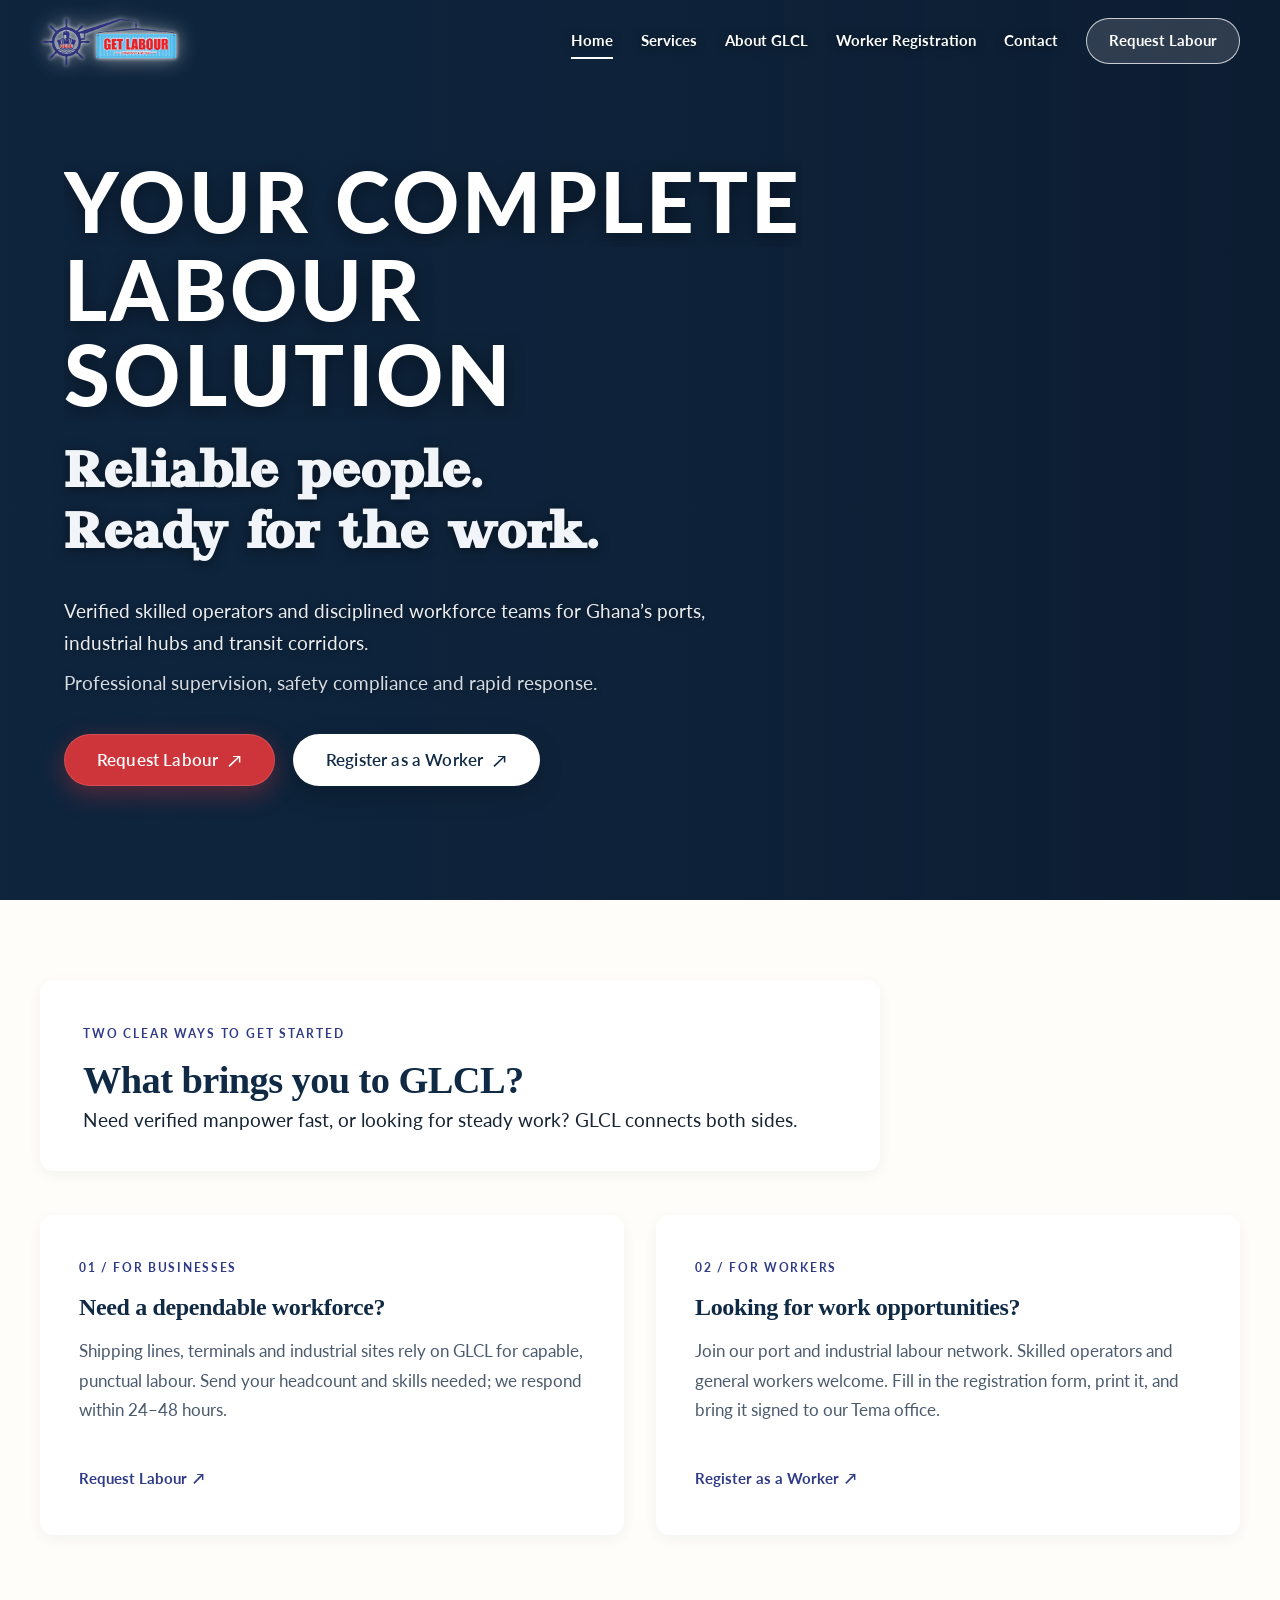
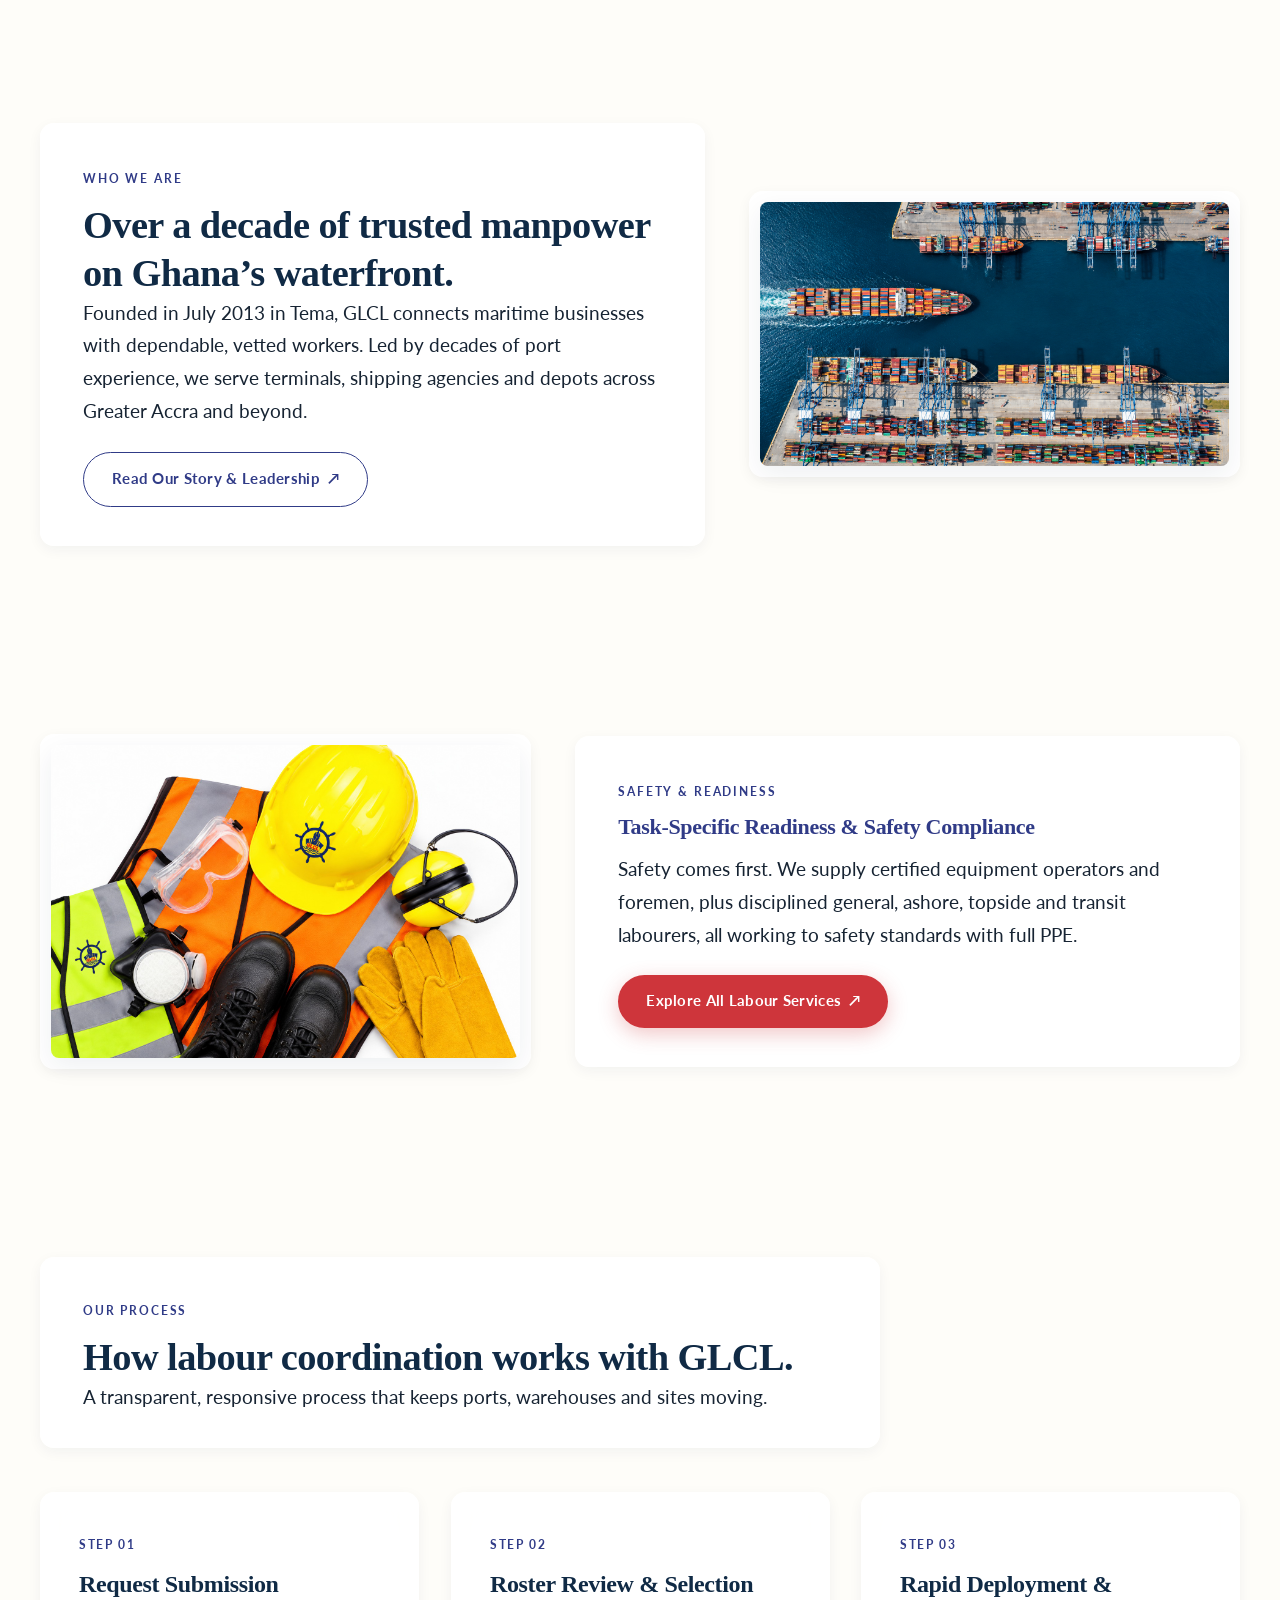
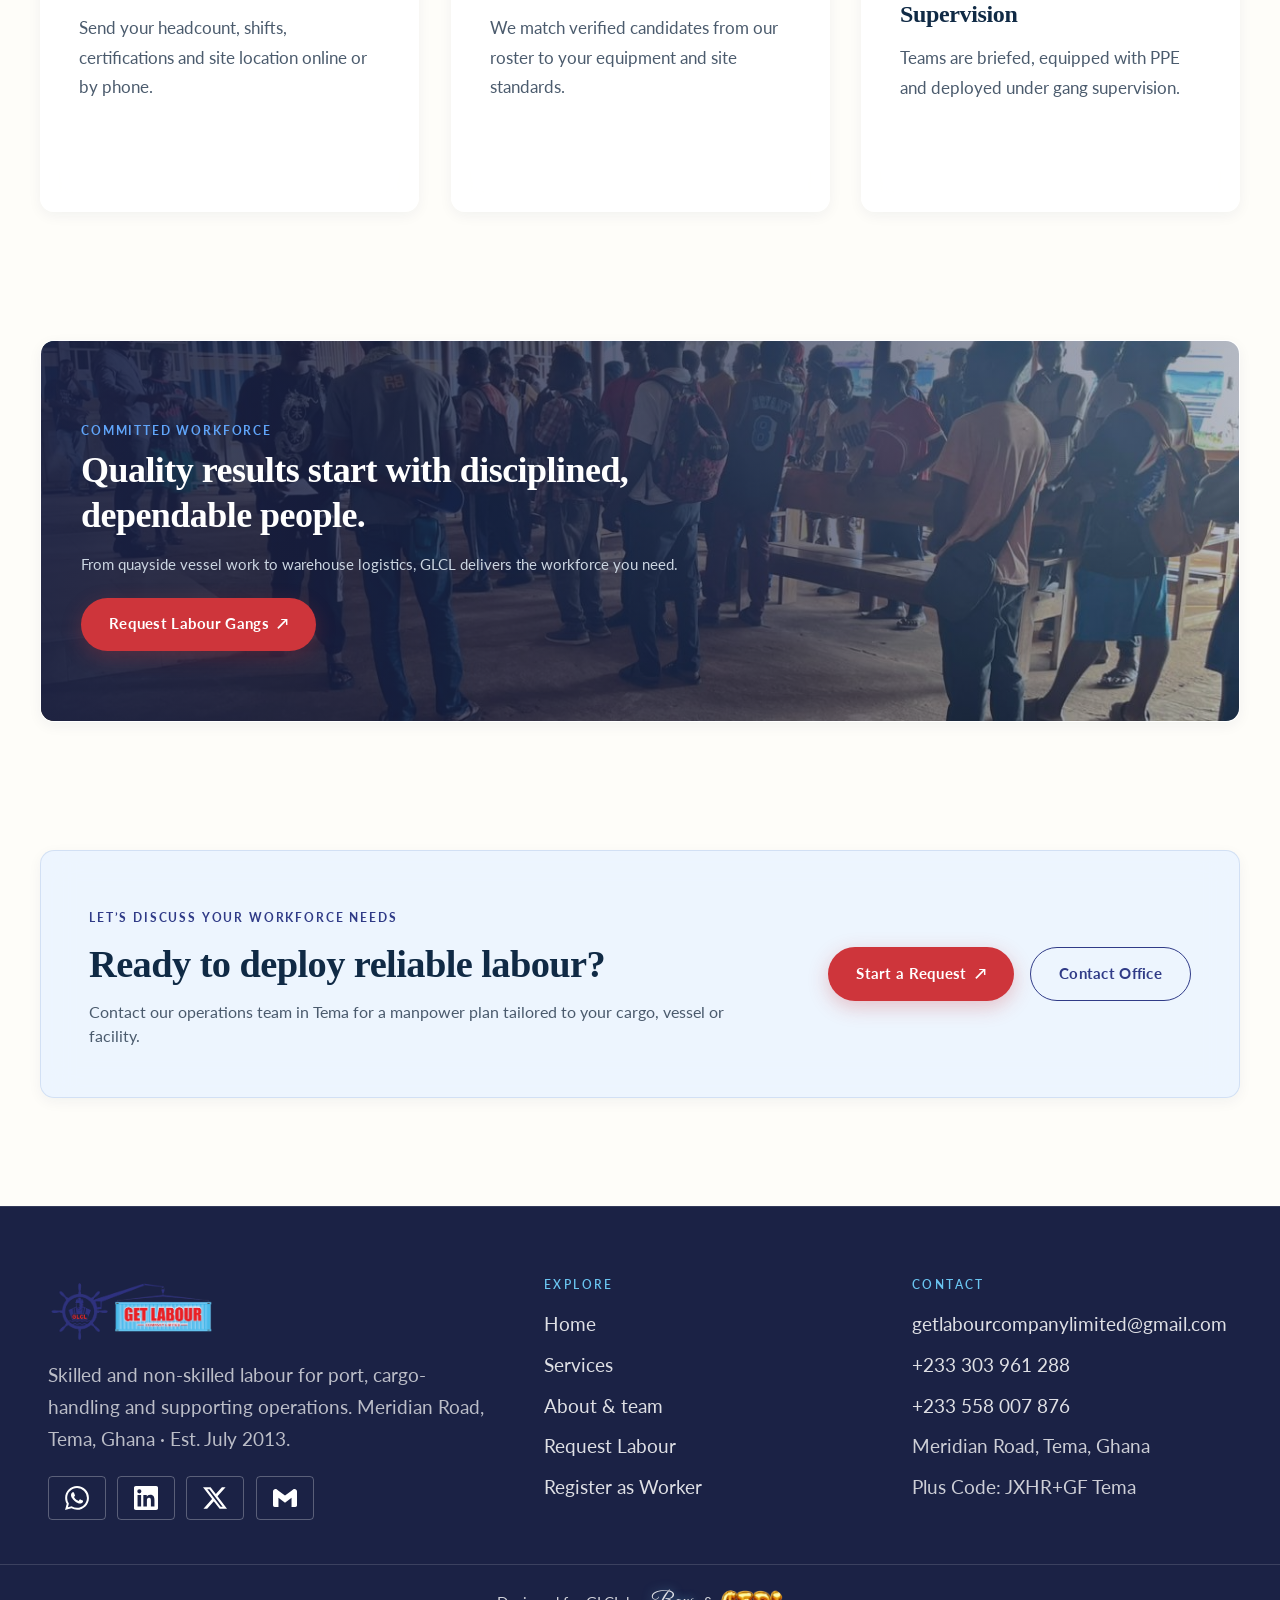
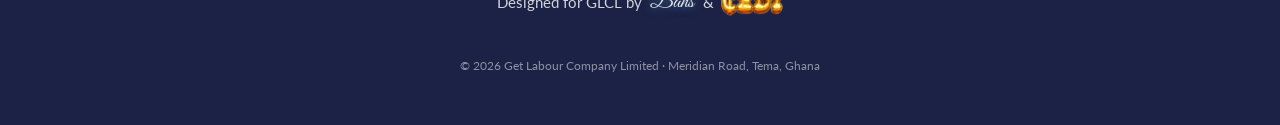
<file: index.html>
<!doctype html>
<html lang="en">
<head>
  <meta charset="utf-8">
  <meta name="viewport" content="width=device-width, initial-scale=1">
  <meta name="theme-color" content="#1B2245">
  <meta name="description" content="Get Labour Company Limited (GLCL) supplies skilled equipment operators and disciplined general labour gangs for port terminals, cargo handling, and industrial operations in Tema, Ghana. Est. July 2013.">
  <meta property="og:title" content="Get Labour Company Limited | Your Complete Labour Solution">
  <meta property="og:description" content="Connecting businesses across Ghana’s port terminals, industrial hubs, and transit corridors with verified workforce teams.">
  <meta property="og:image" content="assets/GLCL%20official%20logo%20transparent.png">
  <title>Get Labour Company Limited | Your Complete Labour Solution</title>
  <link rel="preload" as="image" href="assets/hero/hero-1.jpg">
  <link rel="icon" type="image/png" href="assets/GLCL%20favicon.png">
  
  <!-- Google Fonts: Libre Baskerville (Headings) + Lato (Body) + Great Vibes (Credit) -->
  <link rel="preconnect" href="https://fonts.googleapis.com">
  <link rel="preconnect" href="https://fonts.gstatic.com" crossorigin>
  <link href="https://fonts.googleapis.com/css2?family=Great+Vibes&family=Lato:ital,wght@0,300;0,400;0,700;0,900;1,400;1,700&family=Plus+Jakarta+Sans:ital,wght@0,400;0,500;0,600;0,700;1,400;1,600&display=swap" rel="stylesheet">
  
  <link rel="preload" as="image" href="assets/glcl-loader-logo.svg" type="image/svg+xml" fetchpriority="high">
  <link rel="preload" as="image" href="assets/glcl-loader-bg.svg" type="image/svg+xml">
  <link rel="stylesheet" href="assets/live-scoped.css">
  <link rel="stylesheet" href="styles.css">
  
</head>
<body class="home-page">

  <!-- ===== GLCL home-page loader: the compass animation plays ONCE (6 s), ends on the finished logo,
         then the loader dissolves and the page content reveals itself ===== -->
  <div id="glcl-loader" role="status" aria-live="polite" aria-label="Loading Get Labour Company Limited">
    <img class="glcl-layer glcl-bg" src="assets/glcl-loader-bg.svg" alt="" aria-hidden="true" decoding="async"
         onload="window.__glclBg=1;window.__glclGo&&__glclGo()" onerror="window.__glclBg=1;window.__glclGo&&__glclGo()">
    <img id="glcl-loader-logo" class="glcl-layer glcl-logo" data-src="assets/glcl-loader-logo.svg" alt="" decoding="async"
         onload="window.__glclLogo='load';window.__glclStart&&__glclStart()" onerror="window.__glclLogo='error';window.__glclHide&&__glclHide()">
  </div>
  <noscript><style>#glcl-loader{display:none!important}html.glcl-loading{overflow:auto!important}</style></noscript>
  <script>
  (function () {
    var root = document.documentElement, el = document.getElementById('glcl-loader'),
        bg = el && el.querySelector('.glcl-bg'), logo = document.getElementById('glcl-loader-logo');
    if (!el || !bg || !logo) return;
    var PLAY = 6200;                 /* 6 s animation + a short beat on the finished logo, then reveal */
    var done = false, started = false, logoSet = false;
    root.classList.add('glcl-loading');            /* locks scrolling and holds the page's own entrance animations */

    function hide() {
      if (done) return; done = true;
      el.classList.add('is-hidden');               /* loader dissolves ... */
      root.classList.remove('glcl-loading');      /* ... and the page content reveals itself at the same moment */
      window.__glclDone = true;
      try { window.dispatchEvent(new Event('glcl:loader-done')); } catch (e) {}
      setTimeout(function () { if (el.parentNode) el.parentNode.removeChild(el); }, 1400);
    }
    function loadLogo() {                          /* the logo's own clock starts when it loads, so load it last */
      if (logoSet) return; logoSet = true;
      logo.src = logo.getAttribute('data-src');
    }
    function start() {
      if (started || done) return; started = true;
      el.classList.add('is-playing');              /* fades the doodle wallpaper in, in sync with the logo */
      setTimeout(hide, PLAY);
    }
    window.__glclGo = loadLogo; window.__glclStart = start; window.__glclHide = hide;
    if (window.__glclBg || bg.complete) loadLogo();
    setTimeout(loadLogo, 3500);                    /* slow network: do not wait for the wallpaper forever */
    if (window.__glclLogo === 'error') hide(); else if (window.__glclLogo === 'load') start();
    setTimeout(hide, 14000);                       /* safety net: never trap the visitor */
  })();
  </script>

  <!-- Main Content Container -->
  <div id="main-content">
    
    <!-- Sticky Global Header (Frosted Liquid Glassmorphism) -->
    <header class="site-header">
      <div class="wrap nav-wrap">
        <a class="brand" href="index.html" aria-label="GLCL Home">
          <img src="assets/GLCL%20official%20logo%20transparent.png" alt="Get Labour Company Limited">
        </a>
        <button class="menu-toggle" aria-expanded="false" aria-controls="primary-nav">Menu ☰</button>
        <nav id="primary-nav" class="nav">
          <a class="active" href="index.html">Home</a>
          <a href="services.html">Services</a>
          <a href="about.html">About GLCL</a>
          <a href="register-worker.html">Worker Registration</a>
          <a href="contact.html">Contact</a>
          <a class="nav-cta" href="request-labour.html">Request Labour</a>
        </nav>
      </div>
    </header>

    <main id="main">
      
      <!-- Cinematic Industrial Hero Section (GLCL Master Redesign) -->
      <section class="hero-cinematic-section" aria-label="Hero - Get Labour Company Limited">

        <!-- ════════════════════════════════════════════════════
             INFINITE MORPHING BACKGROUND SLIDESHOW (5 images)
             Each slide cross-fades into the next via CSS animation
             with a subtle Ken Burns zoom. Never static.
        ════════════════════════════════════════════════════ -->
        <div class="hero-morph-bg" aria-hidden="true">
          <div class="hero-morph-slide slide-1" style="background-image: url('assets/hero/hero-1.jpg'); background-position: center 55%;"></div>
          <div class="hero-morph-slide slide-2" style="background-image: url('assets/hero/hero-2.jpg');"></div>
          <div class="hero-morph-slide slide-3" style="background-image: url('assets/hero/hero-3.jpg');"></div>
          <div class="hero-morph-slide slide-4" style="background-image: url('assets/hero/hero-4.jpg');"></div>
          <div class="hero-morph-slide slide-5" style="background-image: url('assets/hero/hero-5.jpg'); background-position: center 55%;"></div>
          <div class="hero-cinematic-overlay"></div>
        </div>

        <!-- Hero Content Layer -->
        <div class="wrap hero-content-container">
          <div class="hero-editorial-content">
            
            <!-- Main Headline -->
            <h1 class="hero-cinematic-headline">
              <span class="hero-line-mask"><span class="hero-line-inner hero-line-1">YOUR COMPLETE</span></span>
              <span class="hero-line-mask"><span class="hero-line-inner hero-line-2">LABOUR SOLUTION</span></span>
            </h1>

            <!-- Supporting Statement -->
            <p class="hero-supporting-statement">
              Reliable people.<br>Ready for the work.
            </p>

            <!-- Descriptive Paragraph -->
            <div class="hero-descriptive-body">
              <p>Verified skilled operators and disciplined workforce teams for Ghana’s ports, industrial hubs and transit corridors.</p>
              <p class="hero-descriptive-sub">Professional supervision, safety compliance and rapid response.</p>
            </div>

            <!-- Action CTAs -->
            <div class="hero-cta-group">
              <a class="hero-btn hero-btn-primary" href="request-labour.html">
                <span>Request Labour</span>
                <span class="btn-arrow" aria-hidden="true">↗</span>
              </a>
              <a class="hero-btn hero-btn-secondary" href="register-worker.html">
                <span>Register as a Worker</span>
                <span class="btn-arrow" aria-hidden="true">↗</span>
              </a>
            </div>
          </div>
        </div>
      </section>

      <!-- Two Clear Starting Paths (Clean Frosted Glass Cards) -->
      <section class="section audience-section">
        <div class="wrap">
          <div class="section-intro card-white-glass reveal-up">
            <p class="eyebrow">TWO CLEAR WAYS TO GET STARTED</p>
            <h2>What brings you to GLCL?</h2>
            <p>Need verified manpower fast, or looking for steady work? GLCL connects both sides.</p>
          </div>

          <div class="audience-grid" style="margin-top: 28px;">
            <article class="audience-card glass-card card-ice-glass reveal-up delay-1">
              <div>
                <div class="card-index">01 / FOR BUSINESSES</div>
                <h3>Need a dependable workforce?</h3>
                <p>Shipping lines, terminals and industrial sites rely on GLCL for capable, punctual labour. Send your headcount and skills needed; we respond within 24–48 hours.</p>
              </div>
              <a class="text-arrow-link" href="request-labour.html" style="margin-top: 24px;">Request Labour <span>↗</span></a>
            </article>

            <article class="audience-card glass-card card-cream-glass reveal-up delay-2">
              <div>
                <div class="card-index">02 / FOR WORKERS</div>
                <h3>Looking for work opportunities?</h3>
                <p>Join our port and industrial labour network. Skilled operators and general workers welcome. Fill in the registration form, print it, and bring it signed to our Tema office.</p>
              </div>
              <a class="text-arrow-link" href="register-worker.html" style="margin-top: 24px;">Register as a Worker <span>↗</span></a>
            </article>
          </div>
        </div>
      </section>

      <!-- Detailed Overview Feature (Asymmetrical Two-Column Layout) -->
      <section class="section section-tinted">
        <div class="wrap">
          <div class="two-col reveal-up">
            <div class="two-col-text glass-card card-white-glass">
              <p class="eyebrow">WHO WE ARE</p>
              <h2>Over a decade of trusted manpower on Ghana’s waterfront.</h2>
              <p>Founded in July 2013 in Tema, GLCL connects maritime businesses with dependable, vetted workers. Led by decades of port experience, we serve terminals, shipping agencies and depots across Greater Accra and beyond.</p>
              <div style="margin-top: 24px;">
                <a class="btn btn-outline-dark" href="about.html">Read Our Story &amp; Leadership <span>↗</span></a>
              </div>
            </div>
            <div class="two-col-media glass-card reveal-up delay-1" style="padding: 10px;">
              <img src="assets/Homepage%20hero%201.png" alt="Heavy equipment and port logistics operations managed by GLCL" style="border-radius: 8px;">
            </div>
          </div>
        </div>
      </section>

      <!-- Service Categories Overview -->
      <section class="section">
        <div class="wrap">
          <div class="two-col reverse reveal-up">
            <div class="two-col-media glass-card" style="padding: 10px;">
              <img src="assets/GLCL%20safety%20wear%20or%20gadgets.jpeg" alt="Safety gear and certified personal protective equipment used by GLCL staff" style="border-radius: 8px;">
            </div>
            <div class="two-col-text glass-card card-ice-glass">
              <p class="eyebrow">SAFETY &amp; READINESS</p>
              <h3 style="margin-bottom: 12px; color: var(--navy); font-size: 22px;">Task-Specific Readiness &amp; Safety Compliance</h3>
              <p>Safety comes first. We supply certified equipment operators and foremen, plus disciplined general, ashore, topside and transit labourers, all working to safety standards with full PPE.</p>
              <div style="margin-top: 24px;">
                <a class="btn btn-primary" href="services.html">Explore All Labour Services <span>↗</span></a>
              </div>
            </div>
          </div>
        </div>
      </section>

      <!-- Operational Workflow Section -->
      <section class="section section-tinted">
        <div class="wrap">
          <div class="section-intro card-white-glass reveal-up">
            <p class="eyebrow">OUR PROCESS</p>
            <h2>How labour coordination works with GLCL.</h2>
            <p>A transparent, responsive process that keeps ports, warehouses and sites moving.</p>
          </div>

          <div class="audience-grid" style="grid-template-columns: repeat(auto-fit, minmax(280px, 1fr)); margin-top: 28px;">
            <article class="audience-card glass-card card-ice-glass reveal-up delay-1">
              <div>
                <div class="card-index">STEP 01</div>
                <h3>Request Submission</h3>
                <p>Send your headcount, shifts, certifications and site location online or by phone.</p>
              </div>
            </article>

            <article class="audience-card glass-card card-white-glass reveal-up delay-2">
              <div>
                <div class="card-index">STEP 02</div>
                <h3>Roster Review &amp; Selection</h3>
                <p>We match verified candidates from our roster to your equipment and site standards.</p>
              </div>
            </article>

            <article class="audience-card glass-card card-cream-glass reveal-up delay-3">
              <div>
                <div class="card-index">STEP 03</div>
                <h3>Rapid Deployment &amp; Supervision</h3>
                <p>Teams are briefed, equipped with PPE and deployed under gang supervision.</p>
              </div>
            </article>
          </div>
        </div>
      </section>

      <!-- Visual Feature Image Band with Glass Overlay Card -->
      <section class="section" style="padding: 20px 0;">
        <div class="wrap">
          <div class="glass-card" style="position: relative; overflow: hidden; padding: 0; border-radius: 14px;">
            <img src="assets/GLCL%20Labourers.jpeg" alt="GLCL Labourers on Site" style="width: 100%; height: 380px; object-fit: cover;">
            <div style="position: absolute; inset: 0; background: linear-gradient(90deg, rgba(27, 34, 69, 0.92) 0%, rgba(27, 34, 69, 0.65) 60%, rgba(27, 34, 69, 0.3) 100%); display: flex; align-items: center; padding: 40px;">
              <div style="max-width: 600px; color: #FFFFFF;">
                <p class="eyebrow" style="color: #60A5FA; margin-bottom: 8px;">COMMITTED WORKFORCE</p>
                <h2 style="color: #FFFFFF; font-size: clamp(24px, 3.2vw, 36px); margin-bottom: 14px; font-family: var(--serif);">
                  Quality results start with disciplined, dependable people.
                </h2>
                <p style="color: #CBD5E1; font-size: 15px; line-height: 1.6; margin-bottom: 22px;">From quayside vessel work to warehouse logistics, GLCL delivers the workforce you need.</p>
                <a class="btn btn-primary" href="request-labour.html">Request Labour Gangs <span>↗</span></a>
              </div>
            </div>
          </div>
        </div>
      </section>

      <!-- Bottom Call to Action Card -->
      <section class="section">
        <div class="wrap">
          <div class="glass-card card-ice-glass reveal-up" style="display: flex; align-items: center; justify-content: space-between; flex-wrap: wrap; gap: 32px; padding: 48px;">
            <div style="max-width: 640px;">
              <p class="eyebrow">LET’S DISCUSS YOUR WORKFORCE NEEDS</p>
              <h2 style="margin-bottom: 12px;">Ready to deploy reliable labour?</h2>
              <p style="color: var(--muted); margin: 0; font-size: 15.5px; line-height: 1.6;">Contact our operations team in Tema for a manpower plan tailored to your cargo, vessel or facility.</p>
            </div>
            <div style="display: flex; gap: 16px; flex-wrap: wrap;">
              <a class="btn btn-primary" href="request-labour.html">Start a Request <span>↗</span></a>
              <a class="btn btn-outline-dark" href="contact.html">Contact Office</a>
            </div>
          </div>
        </div>
      </section>
    </main>

<div class="lv lv-footer">
  <footer class="site-footer">
    <div class="container footer-grid">
      <div class="footer-brand">
        <img src="assets/GLCL%20official%20logo%20transparent.png" alt="Get Labour Company Limited" width="825" height="302" loading="lazy">
        <p>Skilled and non-skilled labour for port, cargo-handling and supporting operations. Meridian Road, Tema, Ghana · Est. July 2013.</p>
        <div class="social-row">
          <a class="social-link" href="https://wa.me/233303961288" target="_blank" rel="noopener noreferrer" aria-label="Chat with GLCL on WhatsApp"><svg viewBox="0 0 24 24" fill="#FFFFFF" aria-hidden="true"><path d="M17.47 14.38c-.3-.15-1.76-.87-2.03-.97-.27-.1-.47-.15-.67.15-.2.3-.77.97-.94 1.17-.17.2-.35.22-.65.07-.3-.15-1.26-.46-2.4-1.48-.89-.79-1.49-1.77-1.66-2.07-.17-.3-.02-.46.13-.61.13-.13.3-.35.45-.52.15-.17.2-.3.3-.5.1-.2.05-.37-.02-.52-.08-.15-.67-1.62-.92-2.22-.24-.58-.49-.5-.67-.51h-.57c-.2 0-.52.07-.79.37-.27.3-1.04 1.02-1.04 2.48 0 1.46 1.07 2.88 1.21 3.07.15.2 2.1 3.2 5.08 4.49.71.31 1.27.49 1.7.63.71.23 1.36.2 1.87.12.57-.09 1.76-.72 2.01-1.41.25-.7.25-1.29.17-1.41-.07-.13-.27-.2-.57-.35M12.05 21.79h-.01a9.87 9.87 0 0 1-5.03-1.38l-.36-.21-3.74.98 1-3.65-.24-.37a9.86 9.86 0 0 1-1.51-5.26c0-5.45 4.44-9.88 9.89-9.88a9.82 9.82 0 0 1 6.99 2.9 9.82 9.82 0 0 1 2.89 6.99c0 5.45-4.44 9.88-9.88 9.88m8.41-18.3A11.81 11.81 0 0 0 12.05 0C5.5 0 .16 5.34.16 11.89c0 2.1.55 4.14 1.59 5.95L.06 24l6.3-1.65a11.88 11.88 0 0 0 5.68 1.45h.01c6.55 0 11.89-5.34 11.89-11.89 0-3.18-1.24-6.16-3.48-8.41"/></svg><span class="sr-only-text">WhatsApp</span></a>
          <a class="social-link" href="https://www.linkedin.com/in/getlabour-2025i" target="_blank" rel="noopener noreferrer" aria-label="GLCL on LinkedIn"><svg viewBox="0 0 24 24" fill="#FFFFFF" aria-hidden="true"><path d="M20.45 20.45h-3.56v-5.57c0-1.33-.02-3.04-1.85-3.04-1.85 0-2.14 1.45-2.14 2.94v5.67H9.35V9h3.41v1.56h.05c.48-.9 1.64-1.85 3.37-1.85 3.6 0 4.27 2.37 4.27 5.46v6.28zM5.34 7.43a2.06 2.06 0 1 1 0-4.13 2.06 2.06 0 0 1 0 4.13zM7.12 20.45H3.56V9h3.56v11.45zM22.22 0H1.77C.79 0 0 .77 0 1.73v20.54C0 23.23.79 24 1.77 24h20.45c.98 0 1.78-.77 1.78-1.73V1.73C24 .77 23.2 0 22.22 0z"/></svg><span class="sr-only-text">LinkedIn</span></a>
          <a class="social-link" href="https://x.com/glcl62025" target="_blank" rel="noopener noreferrer" aria-label="GLCL on X"><svg viewBox="0 0 24 24" fill="#FFFFFF" aria-hidden="true"><path d="M18.9 1.15h3.68l-8.04 9.19L24 22.85h-7.41l-5.8-7.58-6.64 7.58H.47l8.6-9.83L0 1.15h7.59l5.24 6.93 6.07-6.93zm-1.29 19.5h2.04L6.48 3.24H4.3l13.31 17.41z"/></svg><span class="sr-only-text">X</span></a>
          <a class="social-link" href="mailto:getlabourcompanylimited@gmail.com" aria-label="Email GLCL"><svg viewBox="0 0 24 24" fill="#FFFFFF" aria-hidden="true"><path d="M24 5.457v13.909c0 .904-.732 1.636-1.636 1.636h-3.819V11.73L12 16.64l-6.545-4.91v9.269H1.636A1.636 1.636 0 0 1 0 19.366V5.457c0-2.023 2.309-3.178 3.927-1.964L5.455 4.64 12 9.548l6.545-4.91 1.528-1.145C21.69 2.28 24 3.434 24 5.457z"/></svg><span class="sr-only-text">Email</span></a>
        </div>
      </div>
      <div>
        <h3>Explore</h3>
        <ul class="footer-list">
          <li><a href="index.html">Home</a></li>
          <li><a href="services.html">Services</a></li>
          <li><a href="about.html">About &amp; team</a></li>
          <li><a href="request-labour.html">Request Labour</a></li>
          <li><a href="register-worker.html">Register as Worker</a></li>
        </ul>
      </div>
      <div>
        <h3>Contact</h3>
        <ul class="footer-list">
          <li><a href="mailto:getlabourcompanylimited@gmail.com">getlabourcompanylimited@gmail.com</a></li>
          <li><a href="tel:+233303961288">+233 303 961 288</a></li>
          <li><a href="tel:+233558007876">+233 558 007 876</a></li>
          <li>Meridian Road, Tema, Ghana</li>
          <li>Plus Code: JXHR+GF Tema</li>
        </ul>
      </div>
    </div>
    <div class="footer-credit">
      <p class="footer-credit__line">
        <span>Designed for GLCL by</span>
        <a class="bans" href="https://wa.me/233244704066?text=Hi%20Bans%20%F0%9F%91%8B%F0%9F%8F%BC%20%2C%20I%20need%20you%20to%20build%20a%20website%20for%20me." target="_blank" rel="noopener noreferrer" aria-label="Message Bans on WhatsApp">Bans</a>
        <span aria-hidden="true">&amp;</span>
        <a class="cedi-link" href="https://wa.me/233246905188?text=Hi%20%E2%82%B5edi%20%F0%9F%91%8B%F0%9F%8F%BC%20%2C%20I%20need%20you%20to%20build%20a%20website%20for%20me." target="_blank" rel="noopener noreferrer" aria-label="Message Cedi on WhatsApp">
          <img src="assets/cedi-credit.png" alt="Cedi" width="288" height="116" loading="lazy">
        </a>
      </p>
      <p class="footer-legal">© <span data-year>2026</span> Get Labour Company Limited · Meridian Road, Tema, Ghana</p>
    </div>
  </footer>
  </div>
  </div>

  <script src="script.js"></script>
  <!-- Functional Back to Top Button (Fixed to bottom-right) -->
  <button type="button" id="back-to-top" class="back-to-top" aria-label="Back to top">
    <svg viewBox="0 0 24 24" aria-hidden="true" fill="none" stroke="currentColor" stroke-width="2.4" stroke-linecap="round" stroke-linejoin="round">
      <path d="M12 19V5"/>
      <path d="m5 12 7-7 7 7"/>
    </svg>
  </button>

</body>
</html>
</file>
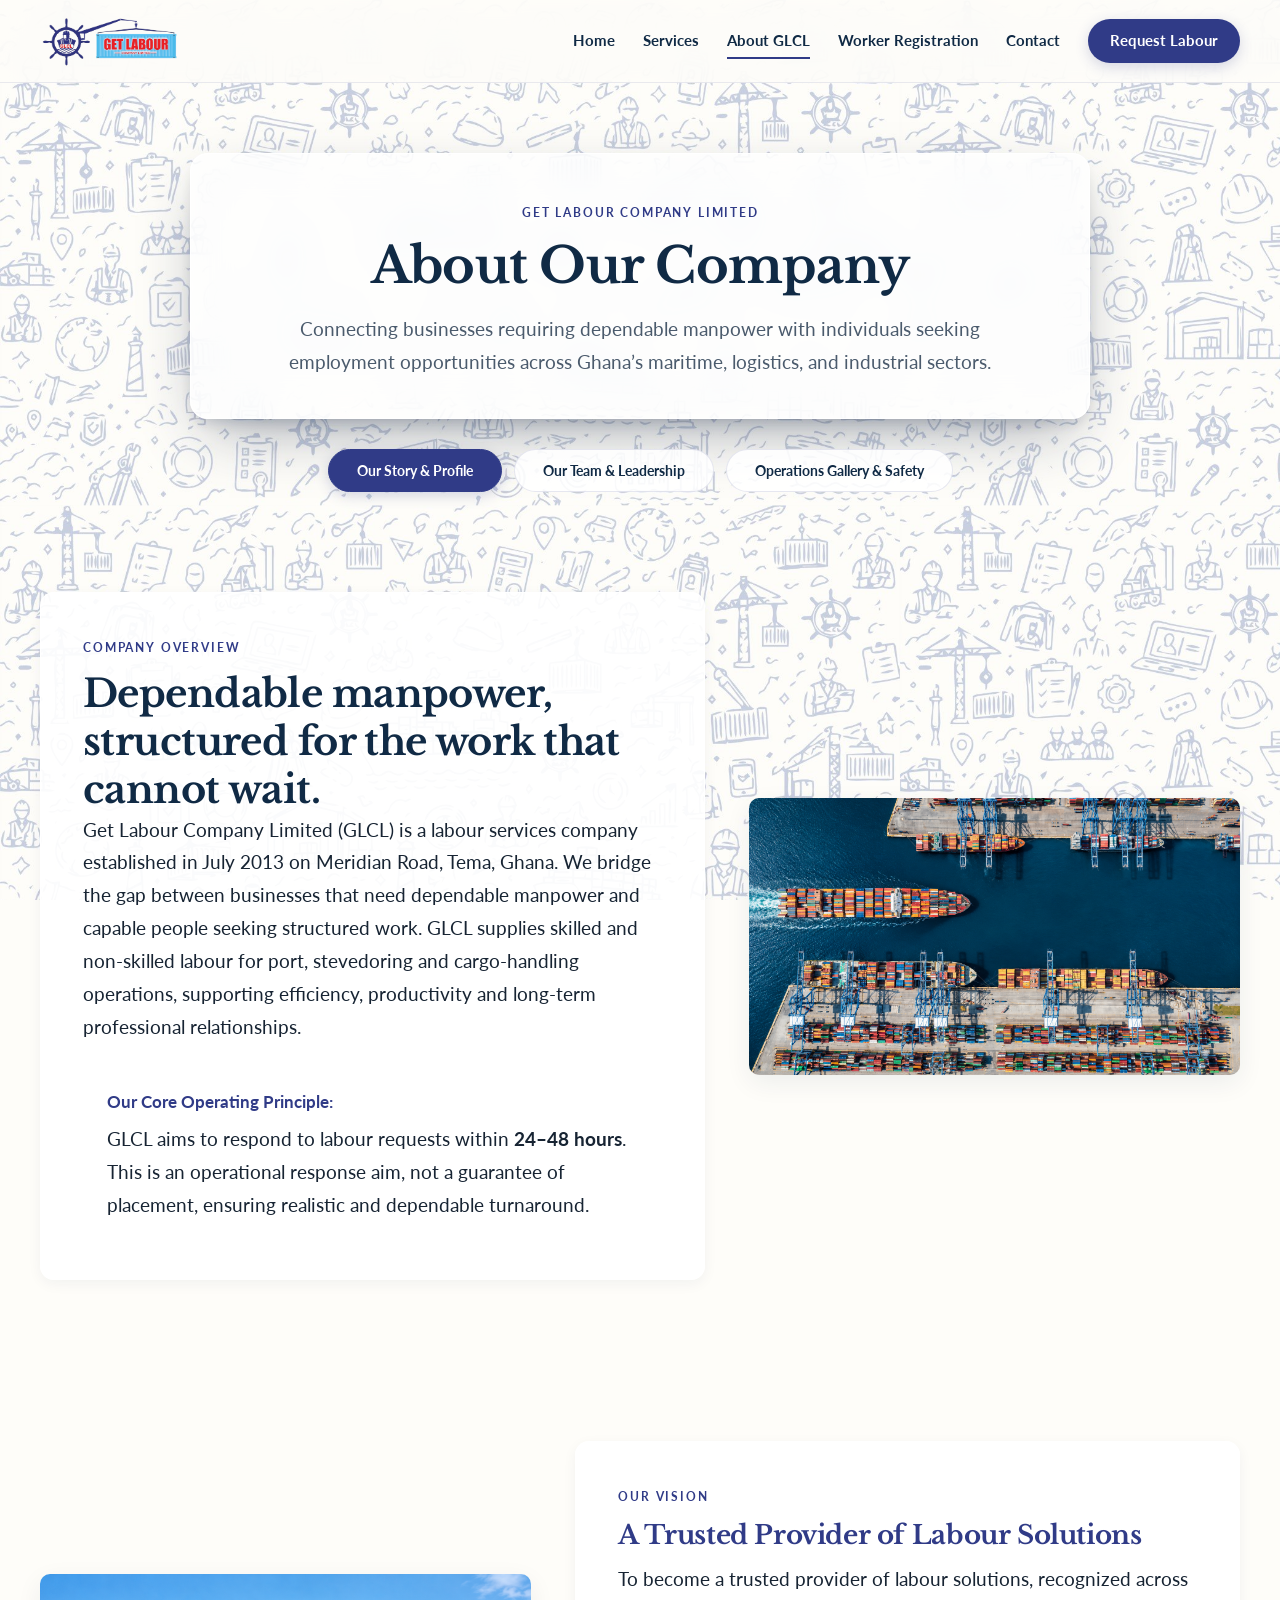
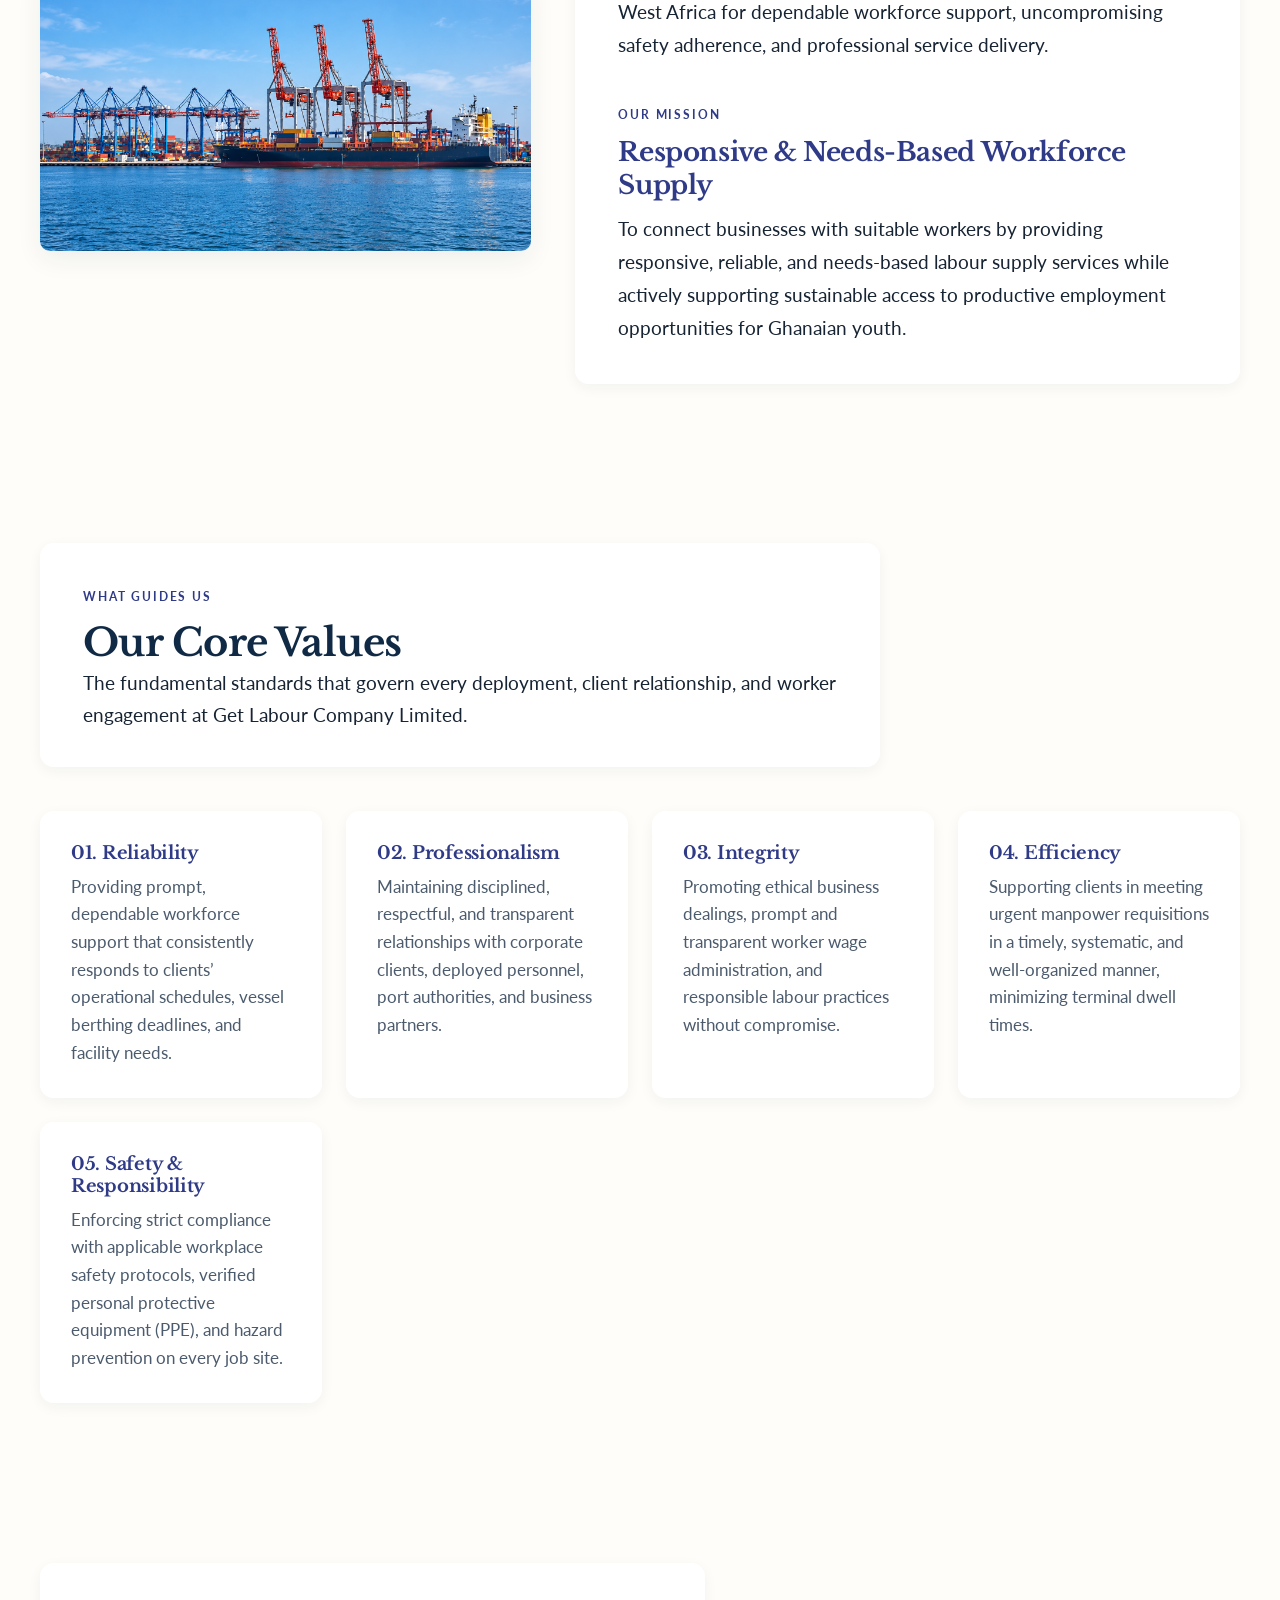
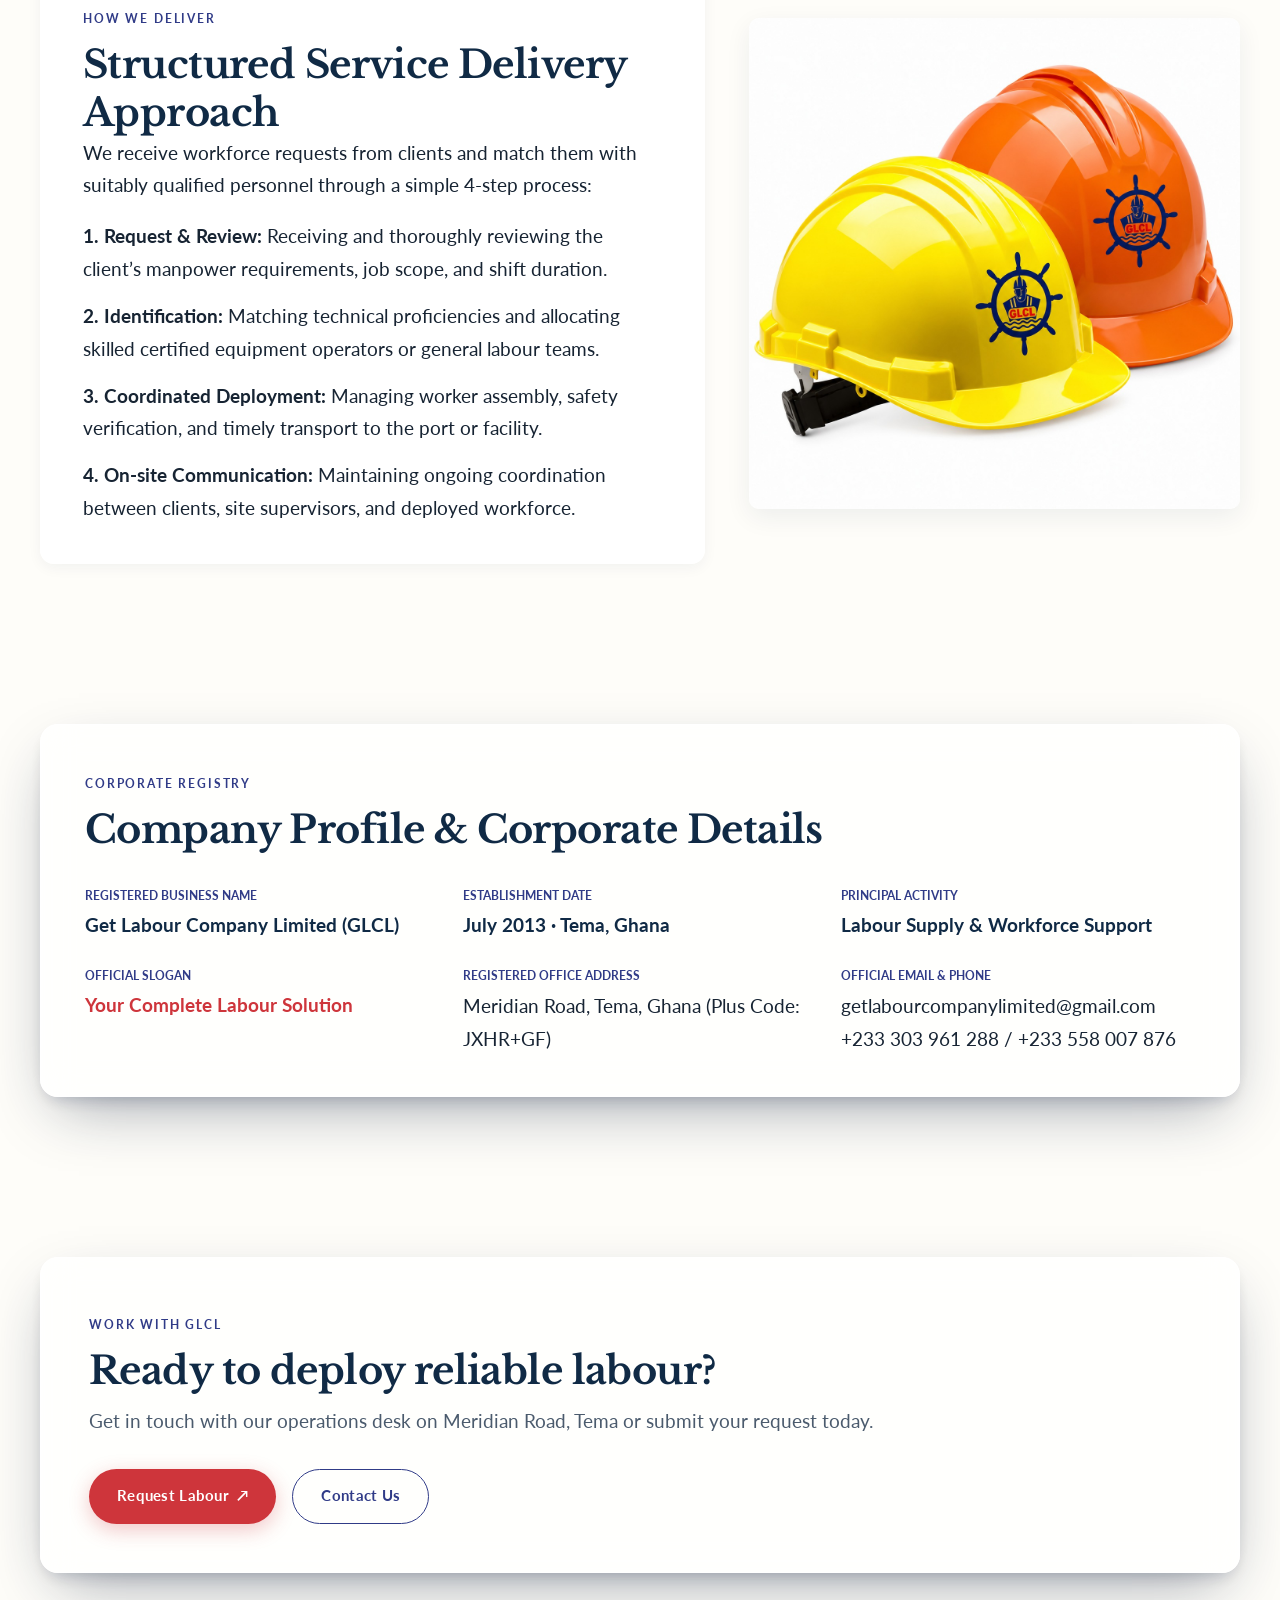
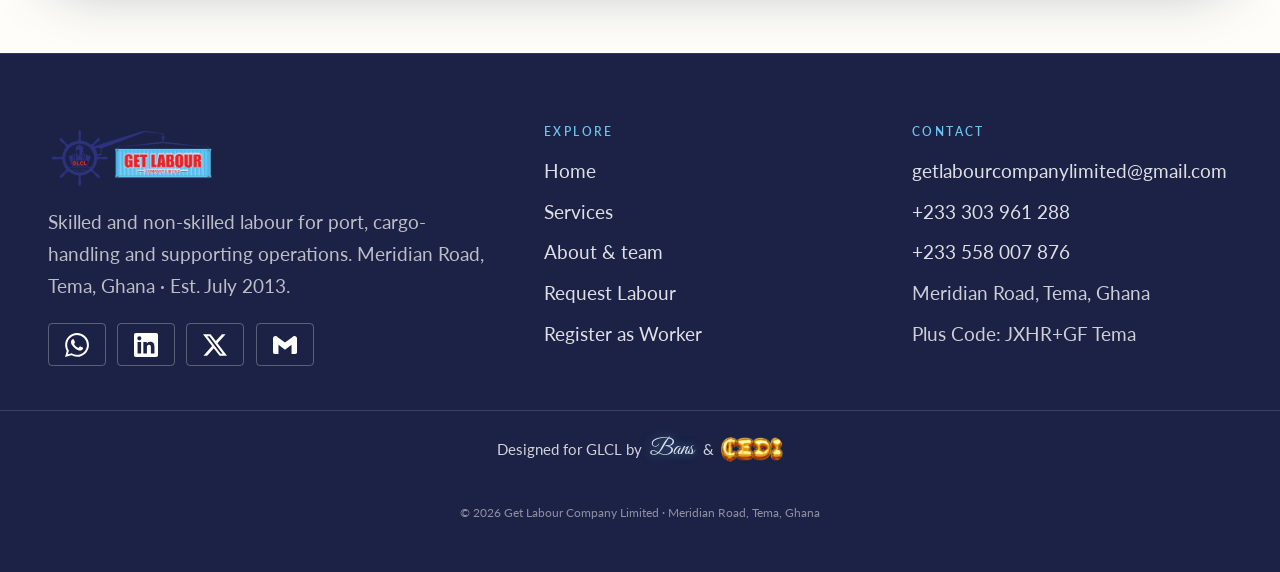
<file: about.html>
<!doctype html>
<html lang="en">
<head>
  <meta charset="utf-8">
  <meta name="viewport" content="width=device-width, initial-scale=1">
  <meta name="theme-color" content="#102A45">
  <meta name="description" content="About Get Labour Company Limited (GLCL) - Our Story, Executive Leadership, Company Profile, Core Values and Operations Gallery. Est. July 2013, Tema, Ghana.">
  <title>About Us | Get Labour Company Limited</title>
  <link rel="icon" type="image/png" href="assets/GLCL%20favicon.png">
  
  <!-- Google Fonts: Libre Baskerville (Headings) + Lato (Body) + Great Vibes (Credit) -->
  <link rel="preconnect" href="https://fonts.googleapis.com">
  <link rel="preconnect" href="https://fonts.gstatic.com" crossorigin>
  <link href="https://fonts.googleapis.com/css2?family=Great+Vibes&family=Lato:ital,wght@0,300;0,400;0,700;0,900;1,400;1,700&family=Libre+Baskerville:ital,wght@0,400;0,700;1,400&display=swap" rel="stylesheet">
  
  <link rel="stylesheet" href="assets/live-scoped.css">
  <link rel="stylesheet" href="styles.css">
</head>
<body>

<!-- Top Announcement Strip -->
  <!-- Sticky Global Header (Frosted Liquid Glassmorphism) -->
  <header class="site-header">
    <div class="wrap nav-wrap">
      <a class="brand" href="index.html" aria-label="GLCL Home">
        <img src="assets/GLCL%20official%20logo%20transparent.png" alt="Get Labour Company Limited">
      </a>
      <button class="menu-toggle" aria-expanded="false" aria-controls="primary-nav">Menu ☰</button>
      <nav id="primary-nav" class="nav">
          <a href="index.html">Home</a>
          <a href="services.html">Services</a>
          <a class="active" href="about.html">About GLCL</a>
          <a href="register-worker.html">Worker Registration</a>
          <a href="contact.html">Contact</a>
          <a class="nav-cta" href="request-labour.html">Request Labour</a>
        </nav>
    </div>
  </header>

  <main id="main">
    <!-- Page Hero Banner -->
    <section class="section" style="padding: 70px 0 30px; text-align: center;">
      <div class="wrap">
        <div class="glass-pop" style="max-width: 900px; margin: 0 auto 28px;">
        <p class="eyebrow reveal-up">GET LABOUR COMPANY LIMITED</p>
        <h1 class="reveal-up delay-1" style="margin-bottom: 16px;">About Our Company</h1>
        <p class="reveal-up delay-2" style="max-width: 720px; margin: 0 auto; color: var(--muted); font-size: 14.5pt;">
          Connecting businesses requiring dependable manpower with individuals seeking employment opportunities across Ghana’s maritime, logistics, and industrial sectors.
        </p>
        </div>

        <!-- Interactive Section Tabs (Our Story, Our Team, Operations Gallery) -->
        <div class="about-tabs-container reveal-up delay-3">
          <button class="about-tab-btn active" data-about-tab="story" aria-selected="true">Our Story &amp; Profile</button>
          <button class="about-tab-btn" data-about-tab="team" aria-selected="false">Our Team &amp; Leadership</button>
          <button class="about-tab-btn" data-about-tab="gallery" aria-selected="false">Operations Gallery &amp; Safety</button>
        </div>
      </div>
    </section>

    <!-- =========================================================================
         TAB 1: OUR STORY & COMPANY PROFILE
         ========================================================================= -->
    <div id="story" class="about-tab-panel active">
      
      <!-- Company Overview Two-Col Feature -->
      <section class="section" style="padding-top: 20px;">
        <div class="wrap">
          <div class="two-col reveal-up">
            <div class="two-col-text">
              <p class="eyebrow">COMPANY OVERVIEW</p>
              <h2>Dependable manpower, structured for the work that cannot wait.</h2>
              <p>Get Labour Company Limited (GLCL) is a labour services company established in July 2013 on Meridian Road, Tema, Ghana. We bridge the gap between businesses that need dependable manpower and capable people seeking structured work. GLCL supplies skilled and non-skilled labour for port, stevedoring and cargo-handling operations, supporting efficiency, productivity and long-term professional relationships.</p>
              <div class="glass-surface" style="margin-top: 24px; padding: 20px 24px;">
                <strong style="color: var(--navy); display: block; margin-bottom: 6px;">Our Core Operating Principle:</strong>
                <span style="font-size: 14.5pt; color: var(--ink);">
                  GLCL aims to respond to labour requests within <strong>24–48 hours</strong>. This is an operational response aim, not a guarantee of placement, ensuring realistic and dependable turnaround.
                </span>
              </div>
            </div>
            <div class="two-col-media reveal-up delay-1">
              <img src="assets/Homepage%20hero%201.png" alt="GLCL Port and Terminal Operations in Tema, Ghana">
            </div>
          </div>
        </div>
      </section>

      <!-- Vision & Mission Section (Styled like reference site) -->
      <section class="section section-tinted">
        <div class="wrap">
          <div class="two-col reverse reveal-up">
            <div class="two-col-media">
              <img src="assets/Homepage%20hero%202.png" alt="GLCL Industrial Cargo and Warehouse Handling Operations">
            </div>
            <div class="two-col-text">
              <div style="margin-bottom: 36px;">
                <p class="eyebrow">OUR VISION</p>
                <h3 style="font-size: 26px; color: var(--navy); margin-bottom: 12px;">A Trusted Provider of Labour Solutions</h3>
                <p>
                  To become a trusted provider of labour solutions, recognized across West Africa for dependable workforce support, uncompromising safety adherence, and professional service delivery.
                </p>
              </div>

              <div>
                <p class="eyebrow">OUR MISSION</p>
                <h3 style="font-size: 26px; color: var(--navy); margin-bottom: 12px;">Responsive &amp; Needs-Based Workforce Supply</h3>
                <p>
                  To connect businesses with suitable workers by providing responsive, reliable, and needs-based labour supply services while actively supporting sustainable access to productive employment opportunities for Ghanaian youth.
                </p>
              </div>
            </div>
          </div>
        </div>
      </section>

      <!-- Core Values Section (Clean Organic Card Layout) -->
      <section class="section">
        <div class="wrap">
          <div class="section-intro reveal-up">
            <p class="eyebrow">WHAT GUIDES US</p>
            <h2>Our Core Values</h2>
            <p>
              The fundamental standards that govern every deployment, client relationship, and worker engagement at Get Labour Company Limited.
            </p>
          </div>

          <div class="values-grid reveal-up">
            <div class="value-card">
              <h4>01. Reliability</h4>
              <p>
                Providing prompt, dependable workforce support that consistently responds to clients’ operational schedules, vessel berthing deadlines, and facility needs.
              </p>
            </div>

            <div class="value-card">
              <h4>02. Professionalism</h4>
              <p>
                Maintaining disciplined, respectful, and transparent relationships with corporate clients, deployed personnel, port authorities, and business partners.
              </p>
            </div>

            <div class="value-card">
              <h4>03. Integrity</h4>
              <p>
                Promoting ethical business dealings, prompt and transparent worker wage administration, and responsible labour practices without compromise.
              </p>
            </div>

            <div class="value-card">
              <h4>04. Efficiency</h4>
              <p>
                Supporting clients in meeting urgent manpower requisitions in a timely, systematic, and well-organized manner, minimizing terminal dwell times.
              </p>
            </div>

            <div class="value-card">
              <h4>05. Safety &amp; Responsibility</h4>
              <p>
                Enforcing strict compliance with applicable workplace safety protocols, verified personal protective equipment (PPE), and hazard prevention on every job site.
              </p>
            </div>
          </div>
        </div>
      </section>

      <!-- Nature of Business & Service Delivery Approach -->
      <section class="section section-tinted">
        <div class="wrap">
          <div class="two-col reveal-up">
            <div class="two-col-text">
              <p class="eyebrow">HOW WE DELIVER</p>
              <h2>Structured Service Delivery Approach</h2>
              <p>We receive workforce requests from clients and match them with suitably qualified personnel through a simple 4-step process:</p>
              <div style="display: flex; flex-direction: column; gap: 14px; margin-top: 18px;">
                <div style="font-size: 14.5pt;"><strong>1. Request &amp; Review:</strong> Receiving and thoroughly reviewing the client’s manpower requirements, job scope, and shift duration.</div>
                <div style="font-size: 14.5pt;"><strong>2. Identification:</strong> Matching technical proficiencies and allocating skilled certified equipment operators or general labour teams.</div>
                <div style="font-size: 14.5pt;"><strong>3. Coordinated Deployment:</strong> Managing worker assembly, safety verification, and timely transport to the port or facility.</div>
                <div style="font-size: 14.5pt;"><strong>4. On-site Communication:</strong> Maintaining ongoing coordination between clients, site supervisors, and deployed workforce.</div>
              </div>
            </div>
            <div class="two-col-media reveal-up delay-1">
              <img src="assets/GLCL%20safety%20helmets.jpeg" alt="GLCL Certified Safety Helmets and Protective Equipment">
            </div>
          </div>
        </div>
      </section>

      <!-- Official Company Profile Information (Clean Glassmorphism Card) -->
      <section class="section">
        <div class="wrap">
          <div class="glass-surface glass-pop reveal-up">
            <p class="eyebrow">CORPORATE REGISTRY</p>
            <h2 style="margin-bottom: 20px;">Company Profile &amp; Corporate Details</h2>
            <div class="values-grid" style="grid-template-columns: repeat(auto-fit, minmax(280px, 1fr));">
              <div>
                <p style="font-size: 12px; color: var(--navy); font-weight: 700; text-transform: uppercase; margin-bottom: 4px;">Registered Business Name</p>
                <p style="font-weight: 700; color: var(--deep); font-size: 14pt;">Get Labour Company Limited (GLCL)</p>
              </div>
              <div>
                <p style="font-size: 12px; color: var(--navy); font-weight: 700; text-transform: uppercase; margin-bottom: 4px;">Establishment Date</p>
                <p style="font-weight: 700; color: var(--deep); font-size: 14pt;">July 2013 · Tema, Ghana</p>
              </div>
              <div>
                <p style="font-size: 12px; color: var(--navy); font-weight: 700; text-transform: uppercase; margin-bottom: 4px;">Principal Activity</p>
                <p style="font-weight: 700; color: var(--deep); font-size: 14pt;">Labour Supply &amp; Workforce Support</p>
              </div>
              <div>
                <p style="font-size: 12px; color: var(--navy); font-weight: 700; text-transform: uppercase; margin-bottom: 4px;">Official Slogan</p>
                <p style="font-weight: 700; color: var(--crimson); font-size: 14pt;">Your Complete Labour Solution</p>
              </div>
              <div>
                <p style="font-size: 12px; color: var(--navy); font-weight: 700; text-transform: uppercase; margin-bottom: 4px;">Registered Office Address</p>
                <p style="color: var(--ink); font-size: 14.5pt;">Meridian Road, Tema, Ghana (Plus Code: JXHR+GF)</p>
              </div>
              <div>
                <p style="font-size: 12px; color: var(--navy); font-weight: 700; text-transform: uppercase; margin-bottom: 4px;">Official Email &amp; Phone</p>
                <p style="color: var(--ink); font-size: 14.5pt;">getlabourcompanylimited@gmail.com<br>+233 303 961 288 / +233 558 007 876</p>
              </div>
            </div>
          </div>
        </div>
      </section>

    </div>

    <!-- =========================================================================
         TAB 2: OUR TEAM & EXECUTIVE LEADERSHIP (Pizzamanchickenman Structure)
         ========================================================================= -->
    <div id="team" class="about-tab-panel">
      <section class="section" style="padding-top: 20px;">
        <div class="wrap">
          <div class="section-intro reveal-up">
            <p class="eyebrow">LEADERSHIP &amp; ADMINISTRATION</p>
            <h2>The People Behind Get Labour Company Limited</h2>
            <p>
              Experienced leadership combining maritime logistics, port operations, financial governance, occupational health, and field coordination.
            </p>
          </div>

          <!-- Category 1: Executive Leadership & Board of Directors -->
          <h3 class="team-category-title reveal-up">Executive Leadership &amp; Board Directors</h3>
          <div class="team-grid">

            <!-- 01. Mr. Alhassan Musah - Managing Director (With Portrait & Secret Link on Position) -->
            <article class="team-card reveal-up">
              <div class="team-card-img-wrap">
                <img src="assets/Mr.%20Alhassan%20Musah%20-%20Managing%20Director.jpeg" alt="Mr. Alhassan Musah - Managing Director" loading="lazy">
              </div>
              <div class="team-card-body">
                <h3>Mr. Alhassan Musah</h3>
                <div class="team-role">
                  <a href="profile-musah.html" class="secret-position-link" title="Managing Director">Managing Director &amp; Board Director</a>
                </div>
                <p>Provides overall leadership for GLCL, drawing on a career in shipping and terminal stevedoring operations.</p>
              </div>
            </article>

            <!-- 02. Mr. Alhassan Mohammed - Logistics Manager (With Portrait & Secret Link on Position) -->
            <article class="team-card reveal-up delay-1">
              <div class="team-card-img-wrap">
                <img src="assets/Mr.%20Alhassan%20Mohammed%20-%20Logistics%20Manager.jpeg" alt="Mr. Alhassan Mohammed - Logistics Manager" loading="lazy">
              </div>
              <div class="team-card-body">
                <h3>Mr. Alhassan Mohammed</h3>
                <div class="team-role">
                  <a href="profile-mohammed.html" class="secret-position-link" title="General Manager / Logistics Manager">General Manager / Logistics Manager</a>
                </div>
                <p>Directs logistics, haulage and operational planning for workforce deployments.</p>
              </div>
            </article>

          </div>

          <!-- Category 2: Operations & Allocations Management -->
          <h3 class="team-category-title reveal-up">Operations &amp; Allocations Management</h3>
          <div class="team-grid">

            <!-- 03. Mr. Hafeez Natogma - Operations Manager -->
            <article class="team-card reveal-up">
              <div class="team-card-img-wrap">
                <img src="assets/Mr.%20Hafeez%20Natogma%20-%20Operations%20Manager.jpeg" alt="Mr. Hafeez Natogma - Operations Manager" loading="lazy">
              </div>
              <div class="team-card-body">
                <h3>Mr. Hafeez Natogma</h3>
                <div class="team-role">Operations Manager</div>
                <p>Coordinates daily workforce logistics and makes sure client shift requirements are met on time.</p>
              </div>
            </article>

            <!-- 04. Mr. Robert Koevi Quantus - Chief Allocator & Marketing/Logistics Manager -->
            <article class="team-card reveal-up delay-1">
              <div class="team-card-img-wrap">
                <img src="assets/Mr.%20Robert%20Koevi%20Quantus%20-%20Chief%20Allocator%20&%20Marketing%20or%20Logistics%20Manager.jpeg" alt="Mr. Robert Koevi Quantus" loading="lazy">
              </div>
              <div class="team-card-body">
                <h3>Mr. Robert Koevi Quantus</h3>
                <div class="team-role">Chief Allocator &amp; Marketing/Logistics Manager</div>
                <p>Matches client requests to daily gang assignments across operators and stevedoring gangs.</p>
              </div>
            </article>

            <!-- 05. Mr. Degraft Taylor - Allocator -->
            <article class="team-card reveal-up delay-2">
              <div class="team-card-img-wrap">
                <img src="assets/Mr.%20Degraft%20Taylor%20-%20Allocator.jpeg" alt="Mr. Degraft Taylor - Allocator" loading="lazy">
              </div>
              <div class="team-card-body">
                <h3>Mr. Degraft Taylor</h3>
                <div class="team-role">Allocator</div>
                <p>Allocates manpower to operational timeframes and adjusts headcounts with gang leaders.</p>
              </div>
            </article>

            <!-- 06. Ms. Gispa Kafui - Assistant Allocator -->
            <article class="team-card reveal-up">
              <div class="team-card-img-wrap">
                <img src="assets/Ms.%20Gispa%20Kafui-Assistant%20Allocator%20.jpeg" alt="Ms. Gispa Kafui - Assistant Allocator" loading="lazy">
              </div>
              <div class="team-card-body">
                <h3>Ms. Gispa Kafui</h3>
                <div class="team-role">Assistant Allocator</div>
                <p>Assists with daily labour rosters, attendance tracking and worker assembly at the office.</p>
              </div>
            </article>

            <!-- 07. Ms. Zainab Nasigri - Acting HR & Assistant Operations Allocator -->
            <article class="team-card reveal-up delay-1">
              <div class="team-card-img-wrap">
                <img src="assets/Ms.%20Zainab%20Nasigri%20-%20Acting%20HR%20&%20Assistant%20Operations%20Allocator.jpeg" alt="Ms. Zainab Nasigri" loading="lazy">
              </div>
              <div class="team-card-body">
                <h3>Ms. Zainab Nasigri</h3>
                <div class="team-role">Acting HR &amp; Assistant Allocator</div>
                <p>Handles worker intake, records and onboarding, including documentation and next-of-kin details.</p>
              </div>
            </article>

          </div>

          <!-- Category 3: Finance, Administration & Occupational Safety -->
          <h3 class="team-category-title reveal-up">Finance, Administration &amp; Occupational Safety</h3>
          <div class="team-grid">

            <!-- 08. Mr. John Adjei Kwakye - Accountant / Acting Auditor -->
            <article class="team-card reveal-up">
              <div class="team-card-img-wrap">
                <img src="assets/Mr.%20John%20Adjei%20Kwakye%20-%20Accountant%20&%20Acting%20Auditor.jpeg" alt="Mr. John Adjei Kwakye" loading="lazy">
              </div>
              <div class="team-card-body">
                <h3>Mr. John Adjei Kwakye</h3>
                <div class="team-role">Accountant &amp; Acting Auditor</div>
                <p>Manages financial records, accounting and internal compliance audits.</p>
              </div>
            </article>

            <!-- 09. Mr. Joseph Domere - Assistant Accountant -->
            <article class="team-card reveal-up delay-1">
              <div class="team-card-img-wrap">
                <img src="assets/Mr.%20Joseph%20Domere%20-%20Assistant%20Accountant.jpeg" alt="Mr. Joseph Domere" loading="lazy">
              </div>
              <div class="team-card-body">
                <h3>Mr. Joseph Domere</h3>
                <div class="team-role">Assistant Accountant</div>
                <p>Handles billing reconciliations, expense disbursements and worker wage records.</p>
              </div>
            </article>

            <!-- 10. Mrs. Philomena Sagoe Musah - Secretary (Frosted Glassmorphism Card, Secret Link on Position) -->
            <article class="team-card no-portrait reveal-up delay-2">
              <div class="no-portrait-header">
                <svg viewBox="0 0 24 24" fill="none" stroke="currentColor" stroke-width="2"><path d="M14 2H6a2 2 0 0 0-2 2v16a2 2 0 0 0 2 2h12a2 2 0 0 0 2-2V8z"/><polyline points="14 2 14 8 20 8"/><line x1="16" y1="13" x2="8" y2="13"/><line x1="16" y1="17" x2="8" y2="17"/></svg>
                <span>Secretariat &amp; Executive Records</span>
              </div>
              <div class="team-card-body">
                <h3>Mrs. Philomena Sagoe Musah</h3>
                <div class="team-role">
                  <a href="profile-philomena.html" class="secret-position-link" title="Company Secretary">Company Secretary</a>
                </div>
                <p>Directs executive correspondence, board documentation and company records.</p>
              </div>
            </article>

            <!-- 11. Mr. Ubiadullah Abubakari - Assistant Accountant / IT (Frosted Glassmorphism Card) -->
            <article class="team-card no-portrait reveal-up">
              <div class="no-portrait-header">
                <svg viewBox="0 0 24 24" fill="none" stroke="currentColor" stroke-width="2"><rect x="2" y="3" width="20" height="14" rx="2" ry="2"/><line x1="8" y1="21" x2="16" y2="21"/><line x1="12" y1="17" x2="12" y2="21"/></svg>
                <span>Information Systems &amp; Records</span>
              </div>
              <div class="team-card-body">
                <h3>Mr. Ubiadullah Abubakari</h3>
                <div class="team-role">Assistant Accountant / IT</div>
                <p>Manages databases, digital worker records and office technical systems.</p>
              </div>
            </article>

            <!-- 12. Mr. Rahman Abdallah - Safety Officer (Frosted Glassmorphism Card) -->
            <article class="team-card no-portrait reveal-up delay-1">
              <div class="no-portrait-header">
                <svg viewBox="0 0 24 24" fill="none" stroke="currentColor" stroke-width="2"><path d="M12 22s8-4 8-10V5l-8-3-8 3v7c0 6 8 10 8 10z"/></svg>
                <span>Health, Safety &amp; Environment</span>
              </div>
              <div class="team-card-body">
                <h3>Mr. Rahman Abdallah</h3>
                <div class="team-role">Safety Officer</div>
                <p>Enforces safety standards and PPE use, and runs pre-deployment safety briefings.</p>
              </div>
            </article>

          </div>

          <!-- Category 4: Transport & Field Mobility -->
          <h3 class="team-category-title reveal-up">Transport &amp; Field Mobility</h3>
          <div class="team-grid">

            <!-- 13. Mr. Joseph Asem - Chief Driver (With Portrait - EXACT APPROVED WORDING) -->
            <article class="team-card reveal-up">
              <div class="team-card-img-wrap">
                <img src="assets/Mr.%20Joseph%20Asem%20-%20Chief%20Driver.jpeg" alt="Mr. Joseph Asem - Chief Driver" loading="lazy">
              </div>
              <div class="team-card-body">
                <h3>Mr. Joseph Asem</h3>
                <div class="team-role">Chief Driver</div>
                <p>
                  Responsible for transporting labourers between the GLCL office, the port or designated work sites, and back.
                </p>
              </div>
            </article>

          </div>
        </div>
      </section>
    </div>

    <!-- =========================================================================
         TAB 3: OPERATIONS GALLERY & CERTIFIED SAFETY GEAR
         ========================================================================= -->
    <div id="gallery" class="about-tab-panel">
      <section class="section" style="padding-top: 20px;">
        <div class="wrap">
          <div class="section-intro reveal-up">
            <p class="eyebrow">FIELD DOCUMENTATION</p>
            <h2>Workplace &amp; Port Operations Gallery</h2>
            <p>
              Authentic visual records of Get Labour Company Limited’s personnel on duty across port terminals, transit yards, and stevedoring sites in Tema.
            </p>
          </div>

          <!-- Section 1: Active Operations Grid -->
          <h3 class="gallery-section-title reveal-up">Active Workforce &amp; Cargo Operations</h3>
          <div class="gallery-grid">
            <figure class="gallery-card reveal-up" style="grid-column: 1 / -1; max-width: 760px; width: 100%; margin-inline: auto;">
              <div class="gallery-card-img-wrap" style="height: auto; aspect-ratio: 1024 / 597;">
                <img src="assets/GLCL%20Staff.png" alt="GLCL Staff" loading="lazy" style="object-fit: cover;">
              </div>
              <figcaption>
                GLCL Staff · The dedicated management, supervisory, and frontline operational workforce team of Get Labour Company Limited.
              </figcaption>
            </figure>

            <figure class="gallery-card wide-card reveal-up">
              <div class="gallery-card-img-wrap">
                <img src="assets/GLCL%20Labourers.jpeg" alt="GLCL Labour Force on Active Port Duty" loading="lazy">
              </div>
              <figcaption>
                GLCL Labour Force on Active Port Duty · Disciplined gang deployment assembled for cargo discharge and container handling operations.
              </figcaption>
            </figure>

            <figure class="gallery-card reveal-up delay-1">
              <div class="gallery-card-img-wrap">
                <img src="assets/Homepage%20hero%201.png" alt="Heavy Cargo Handling & Reach Stacker Operation" loading="lazy">
              </div>
              <figcaption>
                Reach stacker and heavy container logistics coordinated by GLCL certified equipment operators at Tema port yard.
              </figcaption>
            </figure>

            <figure class="gallery-card reveal-up delay-2">
              <div class="gallery-card-img-wrap">
                <img src="assets/Homepage%20hero%202.png" alt="Terminal Stacking and Sorting Operations" loading="lazy">
              </div>
              <figcaption>
                Systematic cargo stacking and warehouse transit management executed under strict operational safety standards.
              </figcaption>
            </figure>

            <figure class="gallery-card wide-card reveal-up">
              <div class="gallery-card-img-wrap">
                <img src="assets/Homepage%20hero.png" alt="Quay-Side Vessel Discharge and Stevedoring Gangs" loading="lazy">
              </div>
              <figcaption>
                Quay-side vessel discharge operations · Coordinating coordinated topside and ashore teams for rapid turnaround.
              </figcaption>
            </figure>
          </div>

          <!-- Section 2: Certified Safety Equipment & Gear (Zero unapproved masks) -->
          <h3 class="gallery-section-title reveal-up" style="margin-top: 60px;">Certified Safety Equipment &amp; PPE Standards</h3>
          <p class="reveal-up" style="color: var(--muted); max-width: 780px; margin-bottom: 24px;">
            Personal safety is fundamental to all GLCL operations. Our workforce is equipped with certified protective gear suited to industrial maritime tasks, including high-visibility apparel, steel-toe footwear, impact helmets, and sensory protection.
          </p>

          <div class="gallery-grid">
            <figure class="gallery-card wide-card reveal-up">
              <div class="gallery-card-img-wrap">
                <img src="assets/GLCL%20safety%20wear%20or%20gadgets.jpeg" alt="GLCL Comprehensive PPE Kit" loading="lazy">
              </div>
              <figcaption>
                Comprehensive Personal Protective Equipment Kit · Standard issue for all GLCL field personnel deployed on port and industrial sites.
              </figcaption>
            </figure>

            <figure class="gallery-card reveal-up delay-1">
              <div class="gallery-card-img-wrap">
                <img src="assets/GLCL%20safety%20helmets.jpeg" alt="GLCL Industrial Safety Helmets" loading="lazy">
              </div>
              <figcaption>
                Impact-resistant safety helmets · Providing essential head protection for quay-side and warehouse operations.
              </figcaption>
            </figure>

            <figure class="gallery-card reveal-up delay-2">
              <div class="gallery-card-img-wrap">
                <img src="assets/GLCL%20Reflectors%20.jpg" alt="High-Visibility Reflective Safety Vests" loading="lazy">
              </div>
              <figcaption>
                High-visibility reflective safety vests · Ensuring maximum personnel visibility across heavy machinery corridors.
              </figcaption>
            </figure>

            <figure class="gallery-card reveal-up">
              <div class="gallery-card-img-wrap">
                <img src="assets/Safety%20boots%20.jpg" alt="Steel-Toe Safety Boots" loading="lazy">
              </div>
              <figcaption>
                Reinforced steel-toe safety footwear with slip-resistant soles designed for port surfaces and industrial yards.
              </figcaption>
            </figure>

            <figure class="gallery-card reveal-up delay-1">
              <div class="gallery-card-img-wrap">
                <img src="assets/Safety%20goggles%20.jpg" alt="Industrial Eye Protection Goggles" loading="lazy">
              </div>
              <figcaption>
                Clear impact-resistant safety goggles protecting against maritime glare, debris, and industrial particulates.
              </figcaption>
            </figure>

            <figure class="gallery-card reveal-up delay-2">
              <div class="gallery-card-img-wrap">
                <img src="assets/Safety%20ear%20protection%20.jpeg" alt="Sensory Hearing Protection" loading="lazy">
              </div>
              <figcaption>
                Industrial hearing protection ear defenders for high-decibel vessel engine rooms and heavy machinery zones.
              </figcaption>
            </figure>

            <figure class="gallery-card reveal-up">
              <div class="gallery-card-img-wrap">
                <img src="assets/Leather%20gloves%20.jpeg" alt="Heavy-Duty Leather Rigging Gloves" loading="lazy">
              </div>
              <figcaption>
                Heavy-duty leather handling gloves for steel wire ropes, container twist-locks, and cargo lashing.
              </figcaption>
            </figure>
          </div>

          <!-- Section 3: Historical Foundation Archive -->
          <h3 class="gallery-section-title reveal-up" style="margin-top: 60px;">Historical Foundation Archive</h3>
          <p class="reveal-up" style="color: var(--muted); max-width: 780px; margin-bottom: 24px;">
            Photographic archive illustrating the foundational years of maritime experience that established Get Labour Company Limited as a trusted partner in Tema.
          </p>

          <div class="gallery-grid">
            <figure class="gallery-card reveal-up">
              <div class="gallery-card-img-wrap">
                <img src="assets/Early%20days%20of%20GLCL%20as%20an%20Operations%20Manager.jpeg" alt="Early Days of GLCL Operations Management" loading="lazy">
              </div>
              <figcaption>
                Early days of GLCL operational coordination · Establishing structured shift systems and worker welfare standards.
              </figcaption>
            </figure>

            <div class="glass-card card-ice-glass reveal-up delay-1" style="padding: 24px; display: flex; flex-direction: column; justify-content: center;">
              <p class="eyebrow" style="color: #2563EB;">LEADERSHIP HERITAGE</p>
              <h4 style="color: var(--navy); margin-bottom: 8px; font-size: 18px;">Executive Maritime Archives</h4>
              <p style="font-size: 13.5px; color: var(--muted); line-height: 1.5; margin-bottom: 16px;">
                Decades of hands-on stevedoring, quayside supervision, and vessel operations documenting GLCL's foundational leadership.
              </p>
              <a class="btn btn-outline-dark" href="#team" onclick="document.querySelector('[data-about-tab=\'team\']').click();">Explore Executive Profiles ↗</a>
            </div>
          </div>

        </div>
      </section>
    </div>

    <!-- Bottom CTA (Glassmorphism card) -->
    <section class="section">
      <div class="wrap">
        <div class="glass-surface glass-pop reveal-up" style="display: flex; align-items: center; justify-content: space-between; flex-wrap: wrap; gap: 32px; padding: 48px;">
          <div>
            <p class="eyebrow">WORK WITH GLCL</p>
            <h2 style="margin-bottom: 10px;">Ready to deploy reliable labour?</h2>
            <p style="color: var(--muted); margin: 0; font-size: 14.5pt;">
              Get in touch with our operations desk on Meridian Road, Tema or submit your request today.
            </p>
          </div>
          <div style="display: flex; gap: 16px; flex-wrap: wrap;">
            <a class="btn btn-primary" href="request-labour.html">Request Labour <span>↗</span></a>
            <a class="btn btn-outline-dark" href="contact.html">Contact Us</a>
          </div>
        </div>
      </div>
    </section>
  </main>

<div class="lv lv-footer">
  <footer class="site-footer">
    <div class="container footer-grid">
      <div class="footer-brand">
        <img src="assets/GLCL%20official%20logo%20transparent.png" alt="Get Labour Company Limited" width="825" height="302" loading="lazy">
        <p>Skilled and non-skilled labour for port, cargo-handling and supporting operations. Meridian Road, Tema, Ghana · Est. July 2013.</p>
        <div class="social-row">
          <a class="social-link" href="https://wa.me/233303961288" target="_blank" rel="noopener noreferrer" aria-label="Chat with GLCL on WhatsApp"><svg viewBox="0 0 24 24" fill="#FFFFFF" aria-hidden="true"><path d="M17.47 14.38c-.3-.15-1.76-.87-2.03-.97-.27-.1-.47-.15-.67.15-.2.3-.77.97-.94 1.17-.17.2-.35.22-.65.07-.3-.15-1.26-.46-2.4-1.48-.89-.79-1.49-1.77-1.66-2.07-.17-.3-.02-.46.13-.61.13-.13.3-.35.45-.52.15-.17.2-.3.3-.5.1-.2.05-.37-.02-.52-.08-.15-.67-1.62-.92-2.22-.24-.58-.49-.5-.67-.51h-.57c-.2 0-.52.07-.79.37-.27.3-1.04 1.02-1.04 2.48 0 1.46 1.07 2.88 1.21 3.07.15.2 2.1 3.2 5.08 4.49.71.31 1.27.49 1.7.63.71.23 1.36.2 1.87.12.57-.09 1.76-.72 2.01-1.41.25-.7.25-1.29.17-1.41-.07-.13-.27-.2-.57-.35M12.05 21.79h-.01a9.87 9.87 0 0 1-5.03-1.38l-.36-.21-3.74.98 1-3.65-.24-.37a9.86 9.86 0 0 1-1.51-5.26c0-5.45 4.44-9.88 9.89-9.88a9.82 9.82 0 0 1 6.99 2.9 9.82 9.82 0 0 1 2.89 6.99c0 5.45-4.44 9.88-9.88 9.88m8.41-18.3A11.81 11.81 0 0 0 12.05 0C5.5 0 .16 5.34.16 11.89c0 2.1.55 4.14 1.59 5.95L.06 24l6.3-1.65a11.88 11.88 0 0 0 5.68 1.45h.01c6.55 0 11.89-5.34 11.89-11.89 0-3.18-1.24-6.16-3.48-8.41"/></svg><span class="sr-only-text">WhatsApp</span></a>
          <a class="social-link" href="https://www.linkedin.com/in/getlabour-2025i" target="_blank" rel="noopener noreferrer" aria-label="GLCL on LinkedIn"><svg viewBox="0 0 24 24" fill="#FFFFFF" aria-hidden="true"><path d="M20.45 20.45h-3.56v-5.57c0-1.33-.02-3.04-1.85-3.04-1.85 0-2.14 1.45-2.14 2.94v5.67H9.35V9h3.41v1.56h.05c.48-.9 1.64-1.85 3.37-1.85 3.6 0 4.27 2.37 4.27 5.46v6.28zM5.34 7.43a2.06 2.06 0 1 1 0-4.13 2.06 2.06 0 0 1 0 4.13zM7.12 20.45H3.56V9h3.56v11.45zM22.22 0H1.77C.79 0 0 .77 0 1.73v20.54C0 23.23.79 24 1.77 24h20.45c.98 0 1.78-.77 1.78-1.73V1.73C24 .77 23.2 0 22.22 0z"/></svg><span class="sr-only-text">LinkedIn</span></a>
          <a class="social-link" href="https://x.com/glcl62025" target="_blank" rel="noopener noreferrer" aria-label="GLCL on X"><svg viewBox="0 0 24 24" fill="#FFFFFF" aria-hidden="true"><path d="M18.9 1.15h3.68l-8.04 9.19L24 22.85h-7.41l-5.8-7.58-6.64 7.58H.47l8.6-9.83L0 1.15h7.59l5.24 6.93 6.07-6.93zm-1.29 19.5h2.04L6.48 3.24H4.3l13.31 17.41z"/></svg><span class="sr-only-text">X</span></a>
          <a class="social-link" href="mailto:getlabourcompanylimited@gmail.com" aria-label="Email GLCL"><svg viewBox="0 0 24 24" fill="#FFFFFF" aria-hidden="true"><path d="M24 5.457v13.909c0 .904-.732 1.636-1.636 1.636h-3.819V11.73L12 16.64l-6.545-4.91v9.269H1.636A1.636 1.636 0 0 1 0 19.366V5.457c0-2.023 2.309-3.178 3.927-1.964L5.455 4.64 12 9.548l6.545-4.91 1.528-1.145C21.69 2.28 24 3.434 24 5.457z"/></svg><span class="sr-only-text">Email</span></a>
        </div>
      </div>
      <div>
        <h3>Explore</h3>
        <ul class="footer-list">
          <li><a href="index.html">Home</a></li>
          <li><a href="services.html">Services</a></li>
          <li><a href="about.html">About &amp; team</a></li>
          <li><a href="request-labour.html">Request Labour</a></li>
          <li><a href="register-worker.html">Register as Worker</a></li>
        </ul>
      </div>
      <div>
        <h3>Contact</h3>
        <ul class="footer-list">
          <li><a href="mailto:getlabourcompanylimited@gmail.com">getlabourcompanylimited@gmail.com</a></li>
          <li><a href="tel:+233303961288">+233 303 961 288</a></li>
          <li><a href="tel:+233558007876">+233 558 007 876</a></li>
          <li>Meridian Road, Tema, Ghana</li>
          <li>Plus Code: JXHR+GF Tema</li>
        </ul>
      </div>
    </div>
    <div class="footer-credit">
      <p class="footer-credit__line">
        <span>Designed for GLCL by</span>
        <a class="bans" href="https://wa.me/233244704066?text=Hi%20Bans%20%F0%9F%91%8B%F0%9F%8F%BC%20%2C%20I%20need%20you%20to%20build%20a%20website%20for%20me." target="_blank" rel="noopener noreferrer" aria-label="Message Bans on WhatsApp">Bans</a>
        <span aria-hidden="true">&amp;</span>
        <a class="cedi-link" href="https://wa.me/233246905188?text=Hi%20%E2%82%B5edi%20%F0%9F%91%8B%F0%9F%8F%BC%20%2C%20I%20need%20you%20to%20build%20a%20website%20for%20me." target="_blank" rel="noopener noreferrer" aria-label="Message Cedi on WhatsApp">
          <img src="assets/cedi-credit.png" alt="Cedi" width="288" height="116" loading="lazy">
        </a>
      </p>
      <p class="footer-legal">© <span data-year>2026</span> Get Labour Company Limited · Meridian Road, Tema, Ghana</p>
    </div>
  </footer>
  </div>

  </div>

  <script src="script.js"></script>
  <!-- Functional Back to Top Button (Fixed to bottom-right) -->
  <button type="button" id="back-to-top" class="back-to-top" aria-label="Back to top">
    <svg viewBox="0 0 24 24" aria-hidden="true" fill="none" stroke="currentColor" stroke-width="2.4" stroke-linecap="round" stroke-linejoin="round">
      <path d="M12 19V5"/>
      <path d="m5 12 7-7 7 7"/>
    </svg>
  </button>

</body>
</html>
</file>
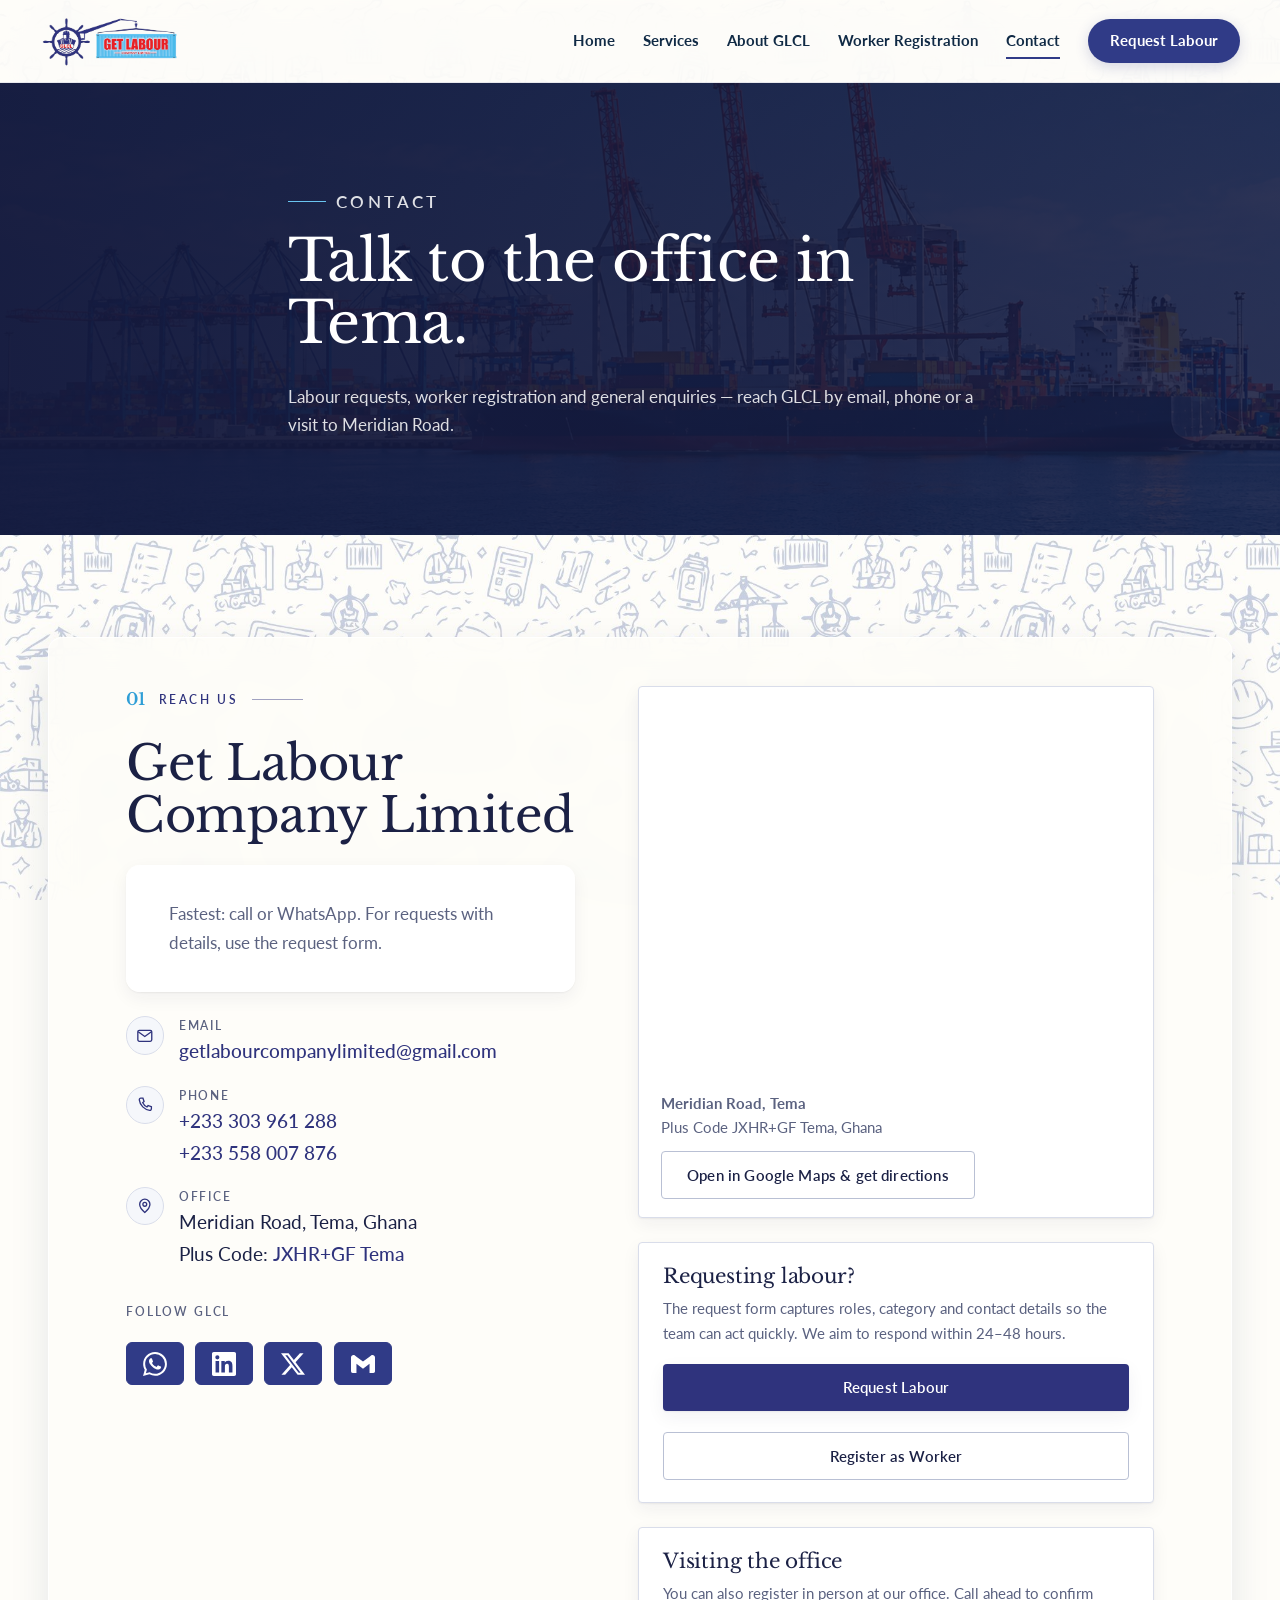
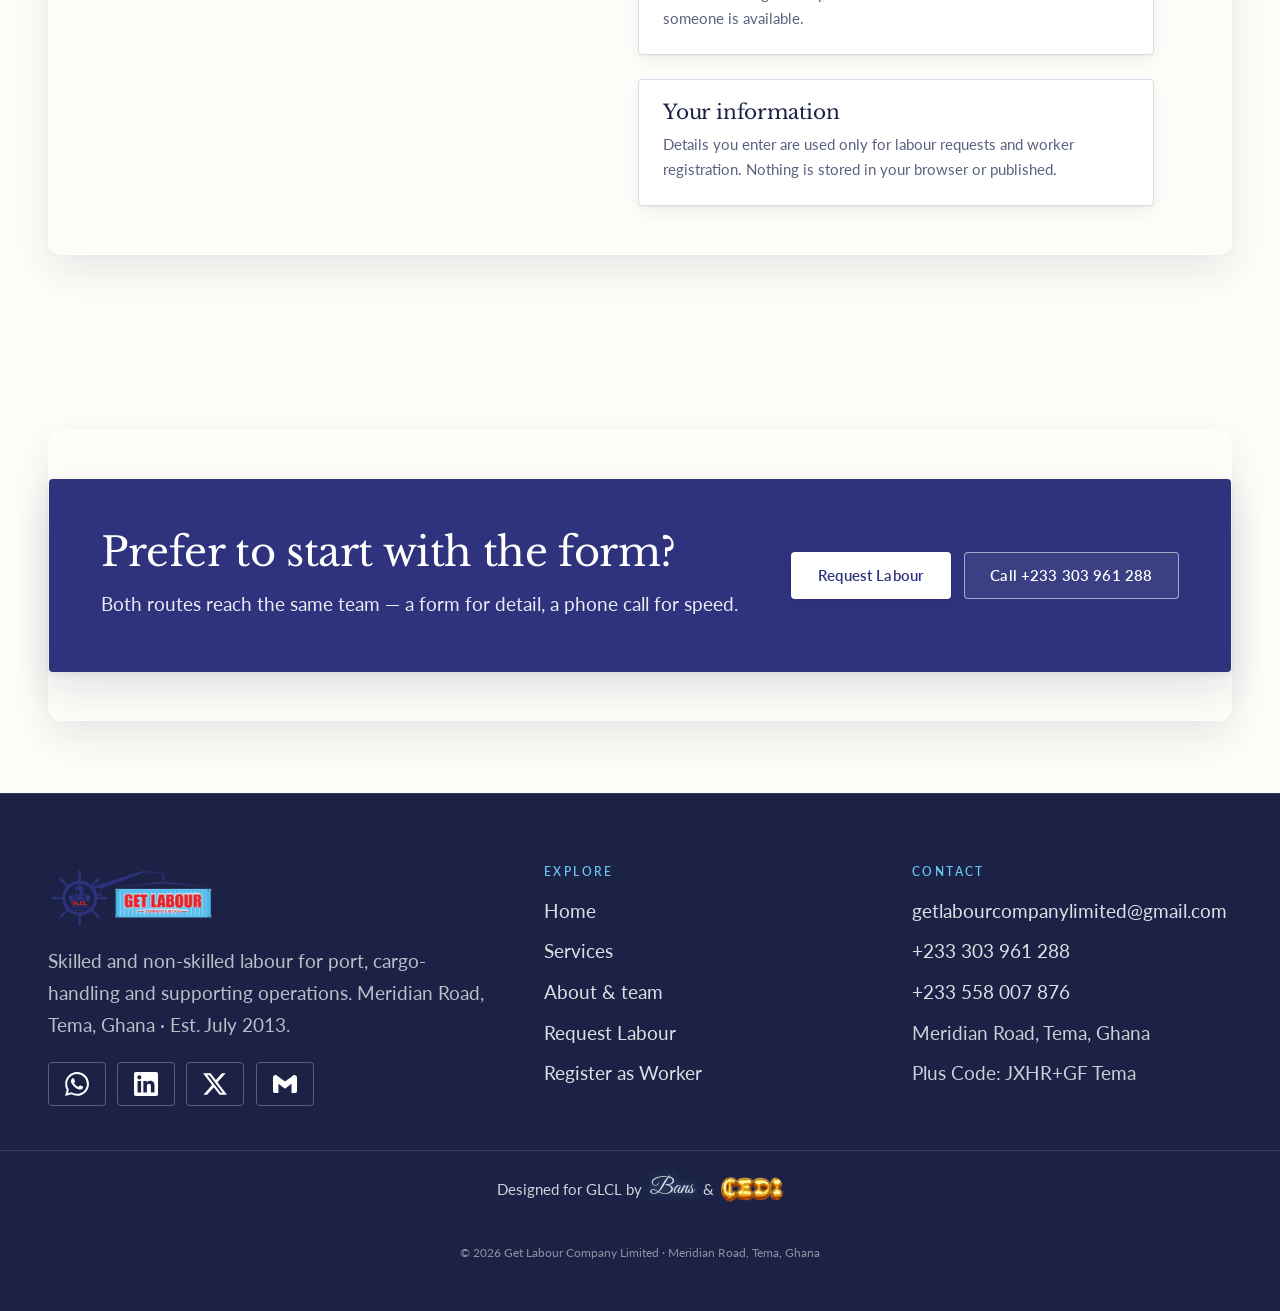
<file: contact.html>
<!doctype html>
<html lang="en">
<head>
  <meta charset="utf-8">
  <meta name="viewport" content="width=device-width, initial-scale=1">
  <meta name="theme-color" content="#102A45">
  <meta name="description" content="Contact Get Labour Company Limited (GLCL) on Meridian Road in Tema, Ghana for workforce inquiries, equipment operator requisitions, and stevedoring solutions.">
  <title>Contact Us | Get Labour Company Limited</title>
  <link rel="icon" type="image/png" href="assets/GLCL%20favicon.png">
  
  <!-- Google Fonts: Libre Baskerville (Headings) + Lato (Body) + Great Vibes (Credit) -->
  <link rel="preconnect" href="https://fonts.googleapis.com">
  <link rel="preconnect" href="https://fonts.gstatic.com" crossorigin>
  <link href="https://fonts.googleapis.com/css2?family=Great+Vibes&family=Lato:ital,wght@0,300;0,400;0,700;0,900;1,400;1,700&family=Libre+Baskerville:ital,wght@0,400;0,700;1,400&display=swap" rel="stylesheet">
  
  <link rel="stylesheet" href="assets/live-scoped.css">
  <link rel="stylesheet" href="styles.css">
</head>
<body>

<a class="skip-link" href="#main">Skip to main content</a>

  <!-- Top Announcement Strip -->
  <div class="announcement">
    <div class="wrap announcement-inner">
      <span>Get Labour Company Limited · Est. July 2013 · Meridian Road, Tema, Ghana</span>
      <a href="tel:+233303961288">Speak to our team ↗</a>
    </div>
  </div>

  <!-- Sticky Global Header (Frosted Liquid Glassmorphism) -->
  <header class="site-header">
    <div class="wrap nav-wrap">
      <a class="brand" href="index.html" aria-label="GLCL Home">
        <img src="assets/GLCL%20official%20logo%20transparent.png" alt="Get Labour Company Limited">
      </a>
      <button class="menu-toggle" aria-expanded="false" aria-controls="primary-nav">Menu ☰</button>
      <nav id="primary-nav" class="nav">
          <a href="index.html">Home</a>
          <a href="services.html">Services</a>
          <a href="about.html">About GLCL</a>
          <a href="register-worker.html">Worker Registration</a>
          <a class="active" href="contact.html">Contact</a>
          <a class="nav-cta" href="request-labour.html">Request Labour</a>
        </nav>
    </div>
  </header>

  <main id="main" class="lv">
    <section class="page-head" aria-labelledby="page-title">
      <div class="page-head__bg" style="background-image: url('assets/Homepage%20hero%202.png');"></div>
      <div class="container page-head__inner">
        <p class="hero__eyebrow">Contact</p>
        <h1 id="page-title">Talk to the office in Tema.</h1>
        <p>
          Labour requests, worker registration and general enquiries — reach GLCL by
          email, phone or a visit to Meridian Road.
        </p>
      </div>
    </section>

    <section class="section" aria-labelledby="details-title">
      <div class="container contact-grid">
        <div class="reveal">
          <p class="section-label"><span class="section-label__num">01</span> Reach us</p>
          <h2 id="details-title">Get Labour Company Limited</h2>
          <p class="section-intro">Fastest: call or WhatsApp. For requests with details, use the request form.</p>

          <ul class="contact-list">
            <li>
              <span class="contact-list__icon" aria-hidden="true">
                <svg viewBox="0 0 24 24" fill="none" stroke="currentColor" stroke-width="1.8"><rect x="2.5" y="4.5" width="19" height="15" rx="2"/><path d="m3 6.5 9 6.5 9-6.5"/></svg>
              </span>
              <span>
                <span class="contact-list__label">Email</span>
                <a href="mailto:getlabourcompanylimited@gmail.com">getlabourcompanylimited@gmail.com</a>
              </span>
            </li>
            <li>
              <span class="contact-list__icon" aria-hidden="true">
                <svg viewBox="0 0 24 24" fill="none" stroke="currentColor" stroke-width="1.8"><path d="M6.5 3h3l1.5 4.5-2 1.5a12 12 0 0 0 6 6l1.5-2L21 14.5v3a2 2 0 0 1-2.2 2A16.5 16.5 0 0 1 4.5 5.2 2 2 0 0 1 6.5 3Z"/></svg>
              </span>
              <span>
                <span class="contact-list__label">Phone</span>
                <a href="tel:+233303961288">+233 303 961 288</a><br>
                <a href="tel:+233558007876">+233 558 007 876</a>
              </span>
            </li>
            <li>
              <span class="contact-list__icon" aria-hidden="true">
                <svg viewBox="0 0 24 24" fill="none" stroke="currentColor" stroke-width="1.8"><path d="M12 21s7-5.6 7-11a7 7 0 1 0-14 0c0 5.4 7 11 7 11Z"/><circle cx="12" cy="10" r="2.6"/></svg>
              </span>
              <span>
                <span class="contact-list__label">Office</span>
                Meridian Road, Tema, Ghana<br>
                Plus Code: <a href="https://www.google.com/maps/place/GET+LABOUR+COMPANY+LTD./@5.6289552,-0.0088658,131m/data=!3m1!1e3!4m6!3m5!1s0xfdf87cb1db0074f:0x7060c11813f4281e!8m2!3d5.628841!4d-0.0088466!16s%2Fg%2F11xvprm6ld?hl=en-GB" target="_blank" rel="noopener noreferrer">JXHR+GF Tema</a>
              </span>
            </li>
          </ul>

          <p style="margin-top: 2rem;">
            <span class="contact-list__label" style="display:block; margin-bottom: 0.7rem;">Follow GLCL</span>
          </p>
          <div class="social-row social-row--contact">
          <a class="social-link" href="https://wa.me/233303961288" target="_blank" rel="noopener noreferrer" aria-label="Chat with GLCL on WhatsApp"><svg viewBox="0 0 24 24" fill="#FFFFFF" aria-hidden="true"><path d="M17.47 14.38c-.3-.15-1.76-.87-2.03-.97-.27-.1-.47-.15-.67.15-.2.3-.77.97-.94 1.17-.17.2-.35.22-.65.07-.3-.15-1.26-.46-2.4-1.48-.89-.79-1.49-1.77-1.66-2.07-.17-.3-.02-.46.13-.61.13-.13.3-.35.45-.52.15-.17.2-.3.3-.5.1-.2.05-.37-.02-.52-.08-.15-.67-1.62-.92-2.22-.24-.58-.49-.5-.67-.51h-.57c-.2 0-.52.07-.79.37-.27.3-1.04 1.02-1.04 2.48 0 1.46 1.07 2.88 1.21 3.07.15.2 2.1 3.2 5.08 4.49.71.31 1.27.49 1.7.63.71.23 1.36.2 1.87.12.57-.09 1.76-.72 2.01-1.41.25-.7.25-1.29.17-1.41-.07-.13-.27-.2-.57-.35M12.05 21.79h-.01a9.87 9.87 0 0 1-5.03-1.38l-.36-.21-3.74.98 1-3.65-.24-.37a9.86 9.86 0 0 1-1.51-5.26c0-5.45 4.44-9.88 9.89-9.88a9.82 9.82 0 0 1 6.99 2.9 9.82 9.82 0 0 1 2.89 6.99c0 5.45-4.44 9.88-9.88 9.88m8.41-18.3A11.81 11.81 0 0 0 12.05 0C5.5 0 .16 5.34.16 11.89c0 2.1.55 4.14 1.59 5.95L.06 24l6.3-1.65a11.88 11.88 0 0 0 5.68 1.45h.01c6.55 0 11.89-5.34 11.89-11.89 0-3.18-1.24-6.16-3.48-8.41"/></svg><span class="sr-only-text">WhatsApp</span></a>
          <a class="social-link" href="https://www.linkedin.com/in/getlabour-2025i" target="_blank" rel="noopener noreferrer" aria-label="GLCL on LinkedIn"><svg viewBox="0 0 24 24" fill="#FFFFFF" aria-hidden="true"><path d="M20.45 20.45h-3.56v-5.57c0-1.33-.02-3.04-1.85-3.04-1.85 0-2.14 1.45-2.14 2.94v5.67H9.35V9h3.41v1.56h.05c.48-.9 1.64-1.85 3.37-1.85 3.6 0 4.27 2.37 4.27 5.46v6.28zM5.34 7.43a2.06 2.06 0 1 1 0-4.13 2.06 2.06 0 0 1 0 4.13zM7.12 20.45H3.56V9h3.56v11.45zM22.22 0H1.77C.79 0 0 .77 0 1.73v20.54C0 23.23.79 24 1.77 24h20.45c.98 0 1.78-.77 1.78-1.73V1.73C24 .77 23.2 0 22.22 0z"/></svg><span class="sr-only-text">LinkedIn</span></a>
          <a class="social-link" href="https://x.com/glcl62025" target="_blank" rel="noopener noreferrer" aria-label="GLCL on X"><svg viewBox="0 0 24 24" fill="#FFFFFF" aria-hidden="true"><path d="M18.9 1.15h3.68l-8.04 9.19L24 22.85h-7.41l-5.8-7.58-6.64 7.58H.47l8.6-9.83L0 1.15h7.59l5.24 6.93 6.07-6.93zm-1.29 19.5h2.04L6.48 3.24H4.3l13.31 17.41z"/></svg><span class="sr-only-text">X</span></a>
          <a class="social-link" href="mailto:getlabourcompanylimited@gmail.com" aria-label="Email GLCL"><svg viewBox="0 0 24 24" fill="#FFFFFF" aria-hidden="true"><path d="M24 5.457v13.909c0 .904-.732 1.636-1.636 1.636h-3.819V11.73L12 16.64l-6.545-4.91v9.269H1.636A1.636 1.636 0 0 1 0 19.366V5.457c0-2.023 2.309-3.178 3.927-1.964L5.455 4.64 12 9.548l6.545-4.91 1.528-1.145C21.69 2.28 24 3.434 24 5.457z"/></svg><span class="sr-only-text">Email</span></a>
        </div>
        </div>

        <div class="reveal">
          <div class="map-card">
            <div class="map-embed">
              <iframe title="Map showing Get Labour Company Limited, Meridian Road, Tema (Plus Code JXHR+GF)" src="https://maps.google.com/maps?q=5.628841,-0.0088466&amp;z=18&amp;t=k&amp;output=embed" loading="lazy" referrerpolicy="no-referrer-when-downgrade" allowfullscreen></iframe>
            </div>
            <div class="map-card__body">
              <p>
                <strong>Meridian Road, Tema</strong><br>
                Plus Code JXHR+GF Tema, Ghana
              </p>
              <a class="btn btn--ghost" href="https://www.google.com/maps/place/GET+LABOUR+COMPANY+LTD./@5.6289552,-0.0088658,131m/data=!3m1!1e3!4m6!3m5!1s0xfdf87cb1db0074f:0x7060c11813f4281e!8m2!3d5.628841!4d-0.0088466!16s%2Fg%2F11xvprm6ld?hl=en-GB" target="_blank" rel="noopener noreferrer">Open in Google Maps &amp; get directions</a>
            </div>
          </div>

          <div class="aside-card" style="margin-top: 1.5rem;">
            <h3>Requesting labour?</h3>
            <p style="color: var(--muted); font-size: 0.95rem;">The request form captures roles, category and contact details so the team can act quickly. We aim to respond within 24–48 hours.</p>
            <p style="margin-top: 1.1rem;">
              <a class="btn btn--primary btn--block" href="request-labour.html">Request Labour</a>
            </p>
            <p style="margin-top: 0.7rem;">
              <a class="btn btn--ghost btn--block" href="register-worker.html">Register as Worker</a>
            </p>
          </div>

          <div class="aside-card" style="margin-top: 1.5rem;">
            <h3>Visiting the office</h3>
            <p style="color: var(--muted); font-size: 0.95rem; margin: 0;">You can also register in person at our office. Call ahead to confirm someone is available.</p>
          </div>

          <div class="aside-card" style="margin-top: 1.5rem;">
            <h3>Your information</h3>
            <p style="color: var(--muted); font-size: 0.95rem; margin: 0;">Details you enter are used only for labour requests and worker registration. Nothing is stored in your browser or published.</p>
          </div>
        </div>
      </div>
    </section>

    <section class="section section--tight" aria-labelledby="cta-title">
      <div class="container">
        <div class="cta-band reveal">
          <div>
            <h2 id="cta-title">Prefer to start with the form?</h2>
            <p>Both routes reach the same team — a form for detail, a phone call for speed.</p>
          </div>
          <div class="cta-band__actions">
            <a class="btn btn--primary" href="request-labour.html">Request Labour</a>
            <a class="btn btn--on-dark" href="tel:+233303961288">Call +233 303 961 288</a>
          </div>
        </div>
      </div>
    </section>
  </main>

<div class="lv lv-footer">
  <footer class="site-footer">
    <div class="container footer-grid">
      <div class="footer-brand">
        <img src="assets/GLCL%20official%20logo%20transparent.png" alt="Get Labour Company Limited" width="825" height="302" loading="lazy">
        <p>Skilled and non-skilled labour for port, cargo-handling and supporting operations. Meridian Road, Tema, Ghana · Est. July 2013.</p>
        <div class="social-row">
          <a class="social-link" href="https://wa.me/233303961288" target="_blank" rel="noopener noreferrer" aria-label="Chat with GLCL on WhatsApp"><svg viewBox="0 0 24 24" fill="#FFFFFF" aria-hidden="true"><path d="M17.47 14.38c-.3-.15-1.76-.87-2.03-.97-.27-.1-.47-.15-.67.15-.2.3-.77.97-.94 1.17-.17.2-.35.22-.65.07-.3-.15-1.26-.46-2.4-1.48-.89-.79-1.49-1.77-1.66-2.07-.17-.3-.02-.46.13-.61.13-.13.3-.35.45-.52.15-.17.2-.3.3-.5.1-.2.05-.37-.02-.52-.08-.15-.67-1.62-.92-2.22-.24-.58-.49-.5-.67-.51h-.57c-.2 0-.52.07-.79.37-.27.3-1.04 1.02-1.04 2.48 0 1.46 1.07 2.88 1.21 3.07.15.2 2.1 3.2 5.08 4.49.71.31 1.27.49 1.7.63.71.23 1.36.2 1.87.12.57-.09 1.76-.72 2.01-1.41.25-.7.25-1.29.17-1.41-.07-.13-.27-.2-.57-.35M12.05 21.79h-.01a9.87 9.87 0 0 1-5.03-1.38l-.36-.21-3.74.98 1-3.65-.24-.37a9.86 9.86 0 0 1-1.51-5.26c0-5.45 4.44-9.88 9.89-9.88a9.82 9.82 0 0 1 6.99 2.9 9.82 9.82 0 0 1 2.89 6.99c0 5.45-4.44 9.88-9.88 9.88m8.41-18.3A11.81 11.81 0 0 0 12.05 0C5.5 0 .16 5.34.16 11.89c0 2.1.55 4.14 1.59 5.95L.06 24l6.3-1.65a11.88 11.88 0 0 0 5.68 1.45h.01c6.55 0 11.89-5.34 11.89-11.89 0-3.18-1.24-6.16-3.48-8.41"/></svg><span class="sr-only-text">WhatsApp</span></a>
          <a class="social-link" href="https://www.linkedin.com/in/getlabour-2025i" target="_blank" rel="noopener noreferrer" aria-label="GLCL on LinkedIn"><svg viewBox="0 0 24 24" fill="#FFFFFF" aria-hidden="true"><path d="M20.45 20.45h-3.56v-5.57c0-1.33-.02-3.04-1.85-3.04-1.85 0-2.14 1.45-2.14 2.94v5.67H9.35V9h3.41v1.56h.05c.48-.9 1.64-1.85 3.37-1.85 3.6 0 4.27 2.37 4.27 5.46v6.28zM5.34 7.43a2.06 2.06 0 1 1 0-4.13 2.06 2.06 0 0 1 0 4.13zM7.12 20.45H3.56V9h3.56v11.45zM22.22 0H1.77C.79 0 0 .77 0 1.73v20.54C0 23.23.79 24 1.77 24h20.45c.98 0 1.78-.77 1.78-1.73V1.73C24 .77 23.2 0 22.22 0z"/></svg><span class="sr-only-text">LinkedIn</span></a>
          <a class="social-link" href="https://x.com/glcl62025" target="_blank" rel="noopener noreferrer" aria-label="GLCL on X"><svg viewBox="0 0 24 24" fill="#FFFFFF" aria-hidden="true"><path d="M18.9 1.15h3.68l-8.04 9.19L24 22.85h-7.41l-5.8-7.58-6.64 7.58H.47l8.6-9.83L0 1.15h7.59l5.24 6.93 6.07-6.93zm-1.29 19.5h2.04L6.48 3.24H4.3l13.31 17.41z"/></svg><span class="sr-only-text">X</span></a>
          <a class="social-link" href="mailto:getlabourcompanylimited@gmail.com" aria-label="Email GLCL"><svg viewBox="0 0 24 24" fill="#FFFFFF" aria-hidden="true"><path d="M24 5.457v13.909c0 .904-.732 1.636-1.636 1.636h-3.819V11.73L12 16.64l-6.545-4.91v9.269H1.636A1.636 1.636 0 0 1 0 19.366V5.457c0-2.023 2.309-3.178 3.927-1.964L5.455 4.64 12 9.548l6.545-4.91 1.528-1.145C21.69 2.28 24 3.434 24 5.457z"/></svg><span class="sr-only-text">Email</span></a>
        </div>
      </div>
      <div>
        <h3>Explore</h3>
        <ul class="footer-list">
          <li><a href="index.html">Home</a></li>
          <li><a href="services.html">Services</a></li>
          <li><a href="about.html">About &amp; team</a></li>
          <li><a href="request-labour.html">Request Labour</a></li>
          <li><a href="register-worker.html">Register as Worker</a></li>
        </ul>
      </div>
      <div>
        <h3>Contact</h3>
        <ul class="footer-list">
          <li><a href="mailto:getlabourcompanylimited@gmail.com">getlabourcompanylimited@gmail.com</a></li>
          <li><a href="tel:+233303961288">+233 303 961 288</a></li>
          <li><a href="tel:+233558007876">+233 558 007 876</a></li>
          <li>Meridian Road, Tema, Ghana</li>
          <li>Plus Code: JXHR+GF Tema</li>
        </ul>
      </div>
    </div>
    <div class="footer-credit">
      <p class="footer-credit__line">
        <span>Designed for GLCL by</span>
        <a class="bans" href="https://wa.me/233244704066?text=Hi%20Bans%20%F0%9F%91%8B%F0%9F%8F%BC%20%2C%20I%20need%20you%20to%20build%20a%20website%20for%20me." target="_blank" rel="noopener noreferrer" aria-label="Message Bans on WhatsApp">Bans</a>
        <span aria-hidden="true">&amp;</span>
        <a class="cedi-link" href="https://wa.me/233246905188?text=Hi%20%E2%82%B5edi%20%F0%9F%91%8B%F0%9F%8F%BC%20%2C%20I%20need%20you%20to%20build%20a%20website%20for%20me." target="_blank" rel="noopener noreferrer" aria-label="Message Cedi on WhatsApp">
          <img src="assets/cedi-credit.png" alt="Cedi" width="288" height="116" loading="lazy">
        </a>
      </p>
      <p class="footer-legal">© <span data-year>2026</span> Get Labour Company Limited · Meridian Road, Tema, Ghana</p>
    </div>
  </footer>
  </div>

  <button type="button" id="back-to-top" class="back-to-top" aria-label="Back to top">
    <svg viewBox="0 0 24 24" aria-hidden="true" fill="none" stroke="currentColor" stroke-width="2.4" stroke-linecap="round" stroke-linejoin="round">
      <path d="M12 19V5"/>
      <path d="m5 12 7-7 7 7"/>
    </svg>
  </button>

  <script src="script.js"></script>
</body>
</html>
</file>
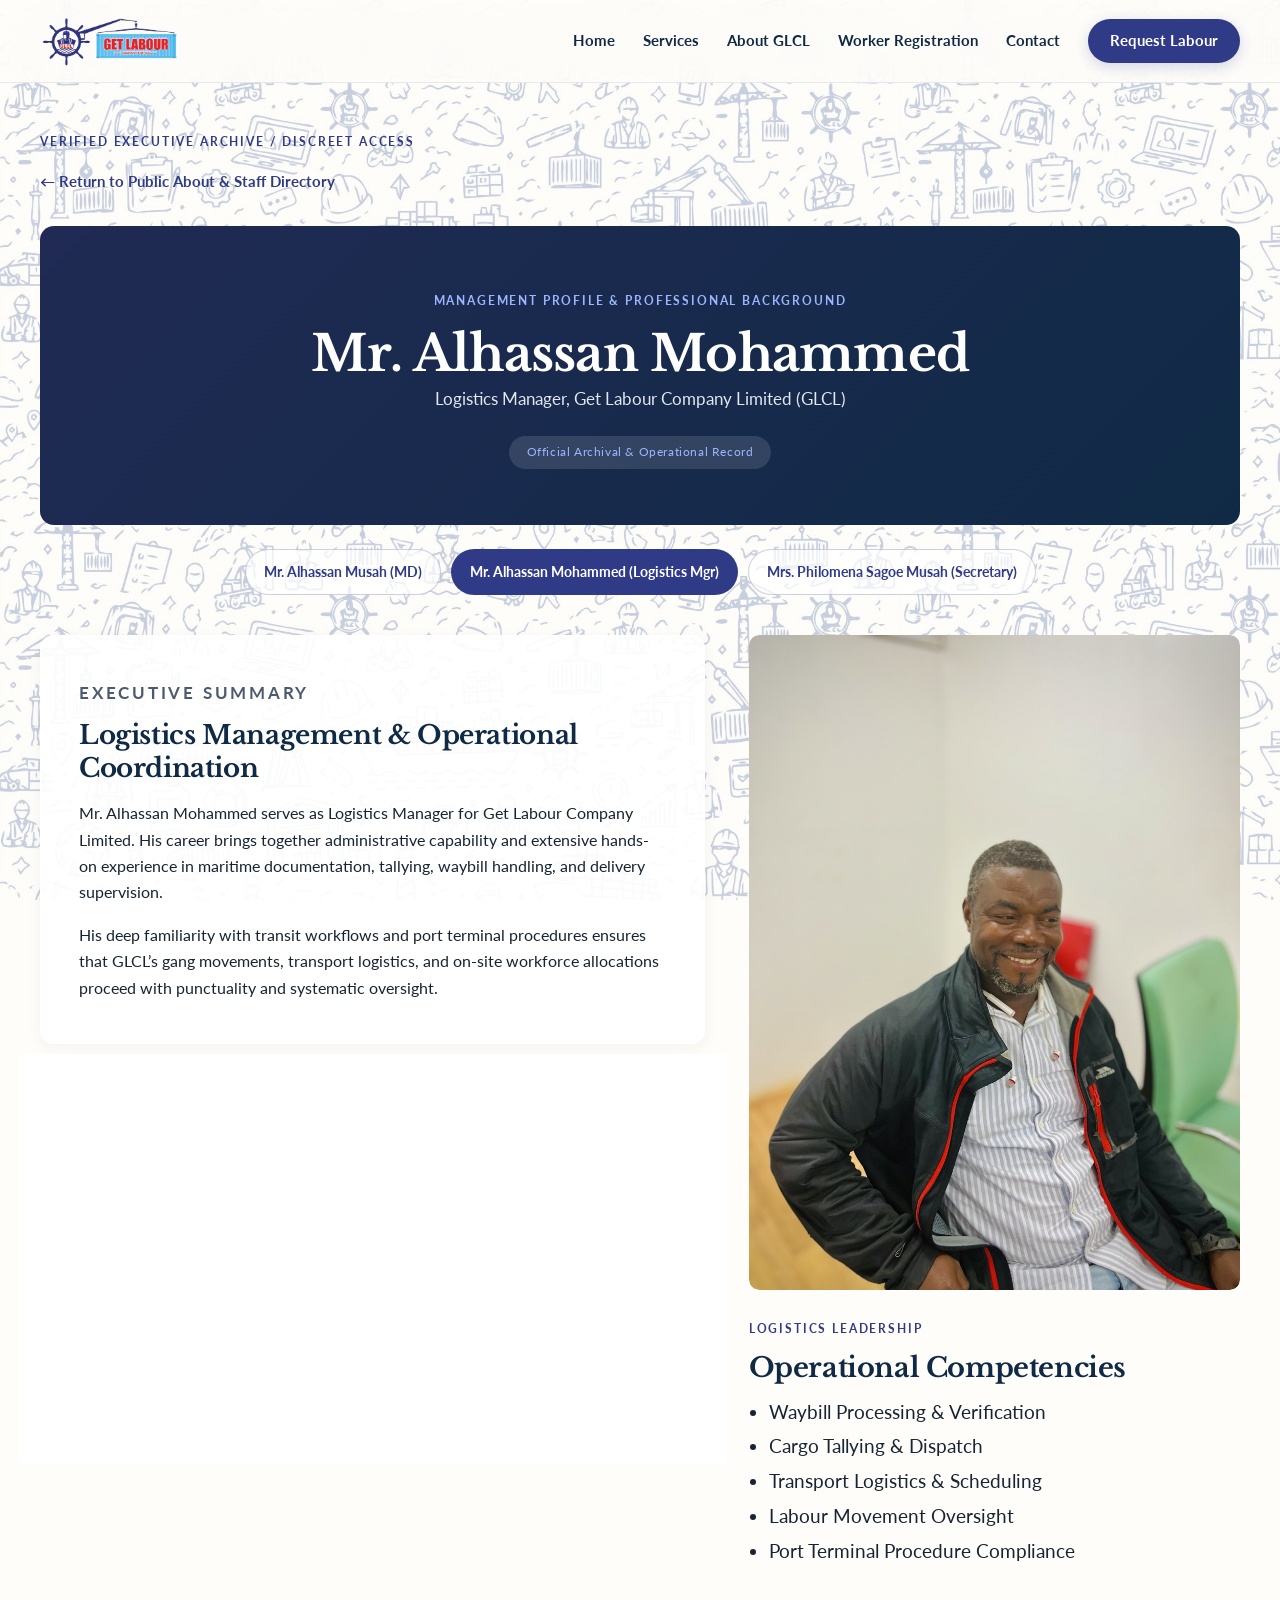
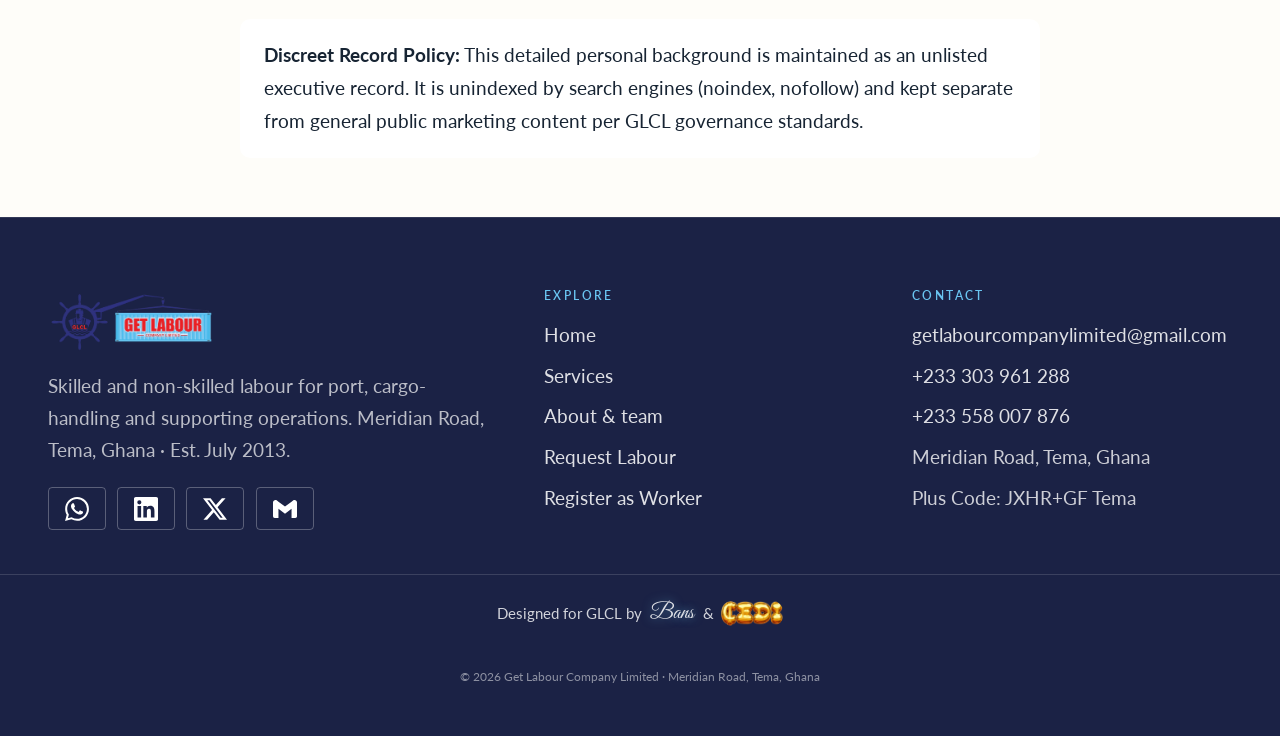
<file: profile-mohammed.html>
<!doctype html>
<html lang="en">
<head>
  <meta charset="utf-8">
  <meta name="viewport" content="width=device-width, initial-scale=1">
  <meta name="robots" content="noindex,nofollow">
  <title>Mr. Alhassan Mohammed — Detailed Profile | GLCL Executive Archive</title>
  <link rel="icon" type="image/png" href="assets/GLCL%20favicon.png">
  
  <!-- Google Fonts: Libre Baskerville (Headings) + Lato (Body) + Great Vibes (Credit) -->
  <link rel="preconnect" href="https://fonts.googleapis.com">
  <link rel="preconnect" href="https://fonts.gstatic.com" crossorigin>
  <link href="https://fonts.googleapis.com/css2?family=Great+Vibes&family=Lato:ital,wght@0,300;0,400;0,700;0,900;1,400;1,700&family=Libre+Baskerville:ital,wght@0,400;0,700;1,400&display=swap" rel="stylesheet">
  
  <link rel="stylesheet" href="assets/live-scoped.css">
  <link rel="stylesheet" href="styles.css">
</head>
<body>

  <!-- Header -->
  <header class="site-header">
    <div class="wrap nav-wrap">
      <a class="brand" href="index.html">
        <img src="assets/GLCL%20official%20logo%20transparent.png" alt="Get Labour Company Limited">
      </a>
      <button class="menu-toggle" aria-expanded="false" aria-controls="primary-nav">Menu <span>☰</span></button>
      <nav id="primary-nav" class="nav">
          <a href="index.html">Home</a>
          <a href="services.html">Services</a>
          <a href="about.html">About GLCL</a>
          <a href="register-worker.html">Worker Registration</a>
          <a href="contact.html">Contact</a>
          <a class="nav-cta" href="request-labour.html">Request Labour</a>
        </nav>
    </div>
  </header>

  <main id="main">
    <!-- Breadcrumb / Discreet Nav Strip -->
    <section class="section" style="padding: 40px 0 20px;">
      <div class="wrap">
        <p class="eyebrow">VERIFIED EXECUTIVE ARCHIVE / DISCREET ACCESS</p>
        <p><a class="text-arrow-link" href="about.html">← Return to Public About &amp; Staff Directory</a></p>
      </div>
    </section>

    <!-- Profile Hero -->
    <section class="wrap">
      <div class="timeline-hero reveal-up">
        <p class="eyebrow">MANAGEMENT PROFILE &amp; PROFESSIONAL BACKGROUND</p>
        <h1>Mr. Alhassan Mohammed</h1>
        <p style="font-size: 17px; color: #E2E8F0; max-width: 650px; margin: 0 auto 20px;">
          Logistics Manager, Get Labour Company Limited (GLCL)
        </p>
        <div style="display: inline-block; background: rgba(255,255,255,0.12); padding: 6px 18px; border-radius: var(--radius-pill); font-size: 12px; color: #9BB6FF; letter-spacing: 0.05em;">
          Official Archival &amp; Operational Record
        </div>
      </div>

      <!-- Navigation Tabs to Switch Discreet Profiles -->
      <div class="timeline-nav-tabs reveal-up delay-1">
        <a href="profile-musah.html" class="timeline-tab">Mr. Alhassan Musah (MD)</a>
        <a href="profile-mohammed.html" class="timeline-tab active">Mr. Alhassan Mohammed (Logistics Mgr)</a>
        <a href="profile-philomena.html" class="timeline-tab">Mrs. Philomena Sagoe Musah (Secretary)</a>
      </div>

      <!-- Profile Content Layout -->
      <div class="two-col reveal-up delay-2" style="align-items: start; margin-bottom: 50px;">
        <div>
          <div class="audience-card" style="margin-bottom: 28px;">
            <p class="eyebrow">EXECUTIVE SUMMARY</p>
            <h2 style="font-size: 26px; margin-bottom: 16px;">Logistics Management &amp; Operational Coordination</h2>
            <p style="font-size: 15.5px; line-height: 1.7; color: var(--ink); margin-bottom: 16px;">
              Mr. Alhassan Mohammed serves as Logistics Manager for Get Labour Company Limited. His career brings together administrative capability and extensive hands-on experience in maritime documentation, tallying, waybill handling, and delivery supervision.
            </p>
            <p style="font-size: 15.5px; line-height: 1.7; color: var(--ink);">
              His deep familiarity with transit workflows and port terminal procedures ensures that GLCL’s gang movements, transport logistics, and on-site workforce allocations proceed with punctuality and systematic oversight.
            </p>
          </div>

          <div class="audience-card">
            <p class="eyebrow">BACKGROUND &amp; CREDENTIALS</p>
            <h3 style="font-size: 20px; margin-bottom: 12px; color: var(--deep);">Education &amp; Early Background</h3>
            <p style="font-size: 14.5px; line-height: 1.7; color: var(--muted); margin-bottom: 18px;">
              Born in Accra on 16 June 1980. His educational background includes Wulensi L/A Primary, Tamale St Joseph, and Business Senior Secondary, completed in 1998.
            </p>

            <h3 style="font-size: 20px; margin-bottom: 12px; color: var(--deep);">Professional Experience &amp; Industry Seminars</h3>
            <p style="font-size: 14.5px; line-height: 1.7; color: var(--muted);">
              His verified profile documents comprehensive experience as an administrator and businessman, serving in critical operational roles as tally clerk, waybill clerk, and delivery supervisor. He has participated actively in professional conferences, seminars, and logistical workshops across the maritime supply sector.
            </p>
          </div>
        </div>

        <aside class="detail-panel">
          <div style="border-radius: var(--radius-md); overflow: hidden; margin-bottom: 20px;">
            <img src="assets/Mr.%20Alhassan%20Mohammed%20-%20Logistics%20Manager.jpeg" alt="Mr. Alhassan Mohammed" style="width: 100%; height: auto; display: block; border-radius: var(--radius-md);">
          </div>
          <p class="eyebrow">LOGISTICS LEADERSHIP</p>
          <h3>Operational Competencies</h3>
          <ul style="padding-left: 20px; font-size: 14px; line-height: 1.8; color: var(--ink); margin-top: 10px;">
            <li>Waybill Processing &amp; Verification</li>
            <li>Cargo Tallying &amp; Dispatch</li>
            <li>Transport Logistics &amp; Scheduling</li>
            <li>Labour Movement Oversight</li>
            <li>Port Terminal Procedure Compliance</li>
          </ul>
        </aside>
      </div>

      <!-- Discreet Access Notice -->
      <div class="status-box info reveal-up" style="max-width: 800px; margin: 0 auto 60px;">
        <strong>Discreet Record Policy:</strong> 
        This detailed personal background is maintained as an unlisted executive record. It is unindexed by search engines (noindex, nofollow) and kept separate from general public marketing content per GLCL governance standards.
      </div>
    </section>
  </main>

<div class="lv lv-footer">
  <footer class="site-footer">
    <div class="container footer-grid">
      <div class="footer-brand">
        <img src="assets/GLCL%20official%20logo%20transparent.png" alt="Get Labour Company Limited" width="825" height="302" loading="lazy">
        <p>Skilled and non-skilled labour for port, cargo-handling and supporting operations. Meridian Road, Tema, Ghana · Est. July 2013.</p>
        <div class="social-row">
          <a class="social-link" href="https://wa.me/233303961288" target="_blank" rel="noopener noreferrer" aria-label="Chat with GLCL on WhatsApp"><svg viewBox="0 0 24 24" fill="#FFFFFF" aria-hidden="true"><path d="M17.47 14.38c-.3-.15-1.76-.87-2.03-.97-.27-.1-.47-.15-.67.15-.2.3-.77.97-.94 1.17-.17.2-.35.22-.65.07-.3-.15-1.26-.46-2.4-1.48-.89-.79-1.49-1.77-1.66-2.07-.17-.3-.02-.46.13-.61.13-.13.3-.35.45-.52.15-.17.2-.3.3-.5.1-.2.05-.37-.02-.52-.08-.15-.67-1.62-.92-2.22-.24-.58-.49-.5-.67-.51h-.57c-.2 0-.52.07-.79.37-.27.3-1.04 1.02-1.04 2.48 0 1.46 1.07 2.88 1.21 3.07.15.2 2.1 3.2 5.08 4.49.71.31 1.27.49 1.7.63.71.23 1.36.2 1.87.12.57-.09 1.76-.72 2.01-1.41.25-.7.25-1.29.17-1.41-.07-.13-.27-.2-.57-.35M12.05 21.79h-.01a9.87 9.87 0 0 1-5.03-1.38l-.36-.21-3.74.98 1-3.65-.24-.37a9.86 9.86 0 0 1-1.51-5.26c0-5.45 4.44-9.88 9.89-9.88a9.82 9.82 0 0 1 6.99 2.9 9.82 9.82 0 0 1 2.89 6.99c0 5.45-4.44 9.88-9.88 9.88m8.41-18.3A11.81 11.81 0 0 0 12.05 0C5.5 0 .16 5.34.16 11.89c0 2.1.55 4.14 1.59 5.95L.06 24l6.3-1.65a11.88 11.88 0 0 0 5.68 1.45h.01c6.55 0 11.89-5.34 11.89-11.89 0-3.18-1.24-6.16-3.48-8.41"/></svg><span class="sr-only-text">WhatsApp</span></a>
          <a class="social-link" href="https://www.linkedin.com/in/getlabour-2025i" target="_blank" rel="noopener noreferrer" aria-label="GLCL on LinkedIn"><svg viewBox="0 0 24 24" fill="#FFFFFF" aria-hidden="true"><path d="M20.45 20.45h-3.56v-5.57c0-1.33-.02-3.04-1.85-3.04-1.85 0-2.14 1.45-2.14 2.94v5.67H9.35V9h3.41v1.56h.05c.48-.9 1.64-1.85 3.37-1.85 3.6 0 4.27 2.37 4.27 5.46v6.28zM5.34 7.43a2.06 2.06 0 1 1 0-4.13 2.06 2.06 0 0 1 0 4.13zM7.12 20.45H3.56V9h3.56v11.45zM22.22 0H1.77C.79 0 0 .77 0 1.73v20.54C0 23.23.79 24 1.77 24h20.45c.98 0 1.78-.77 1.78-1.73V1.73C24 .77 23.2 0 22.22 0z"/></svg><span class="sr-only-text">LinkedIn</span></a>
          <a class="social-link" href="https://x.com/glcl62025" target="_blank" rel="noopener noreferrer" aria-label="GLCL on X"><svg viewBox="0 0 24 24" fill="#FFFFFF" aria-hidden="true"><path d="M18.9 1.15h3.68l-8.04 9.19L24 22.85h-7.41l-5.8-7.58-6.64 7.58H.47l8.6-9.83L0 1.15h7.59l5.24 6.93 6.07-6.93zm-1.29 19.5h2.04L6.48 3.24H4.3l13.31 17.41z"/></svg><span class="sr-only-text">X</span></a>
          <a class="social-link" href="mailto:getlabourcompanylimited@gmail.com" aria-label="Email GLCL"><svg viewBox="0 0 24 24" fill="#FFFFFF" aria-hidden="true"><path d="M24 5.457v13.909c0 .904-.732 1.636-1.636 1.636h-3.819V11.73L12 16.64l-6.545-4.91v9.269H1.636A1.636 1.636 0 0 1 0 19.366V5.457c0-2.023 2.309-3.178 3.927-1.964L5.455 4.64 12 9.548l6.545-4.91 1.528-1.145C21.69 2.28 24 3.434 24 5.457z"/></svg><span class="sr-only-text">Email</span></a>
        </div>
      </div>
      <div>
        <h3>Explore</h3>
        <ul class="footer-list">
          <li><a href="index.html">Home</a></li>
          <li><a href="services.html">Services</a></li>
          <li><a href="about.html">About &amp; team</a></li>
          <li><a href="request-labour.html">Request Labour</a></li>
          <li><a href="register-worker.html">Register as Worker</a></li>
        </ul>
      </div>
      <div>
        <h3>Contact</h3>
        <ul class="footer-list">
          <li><a href="mailto:getlabourcompanylimited@gmail.com">getlabourcompanylimited@gmail.com</a></li>
          <li><a href="tel:+233303961288">+233 303 961 288</a></li>
          <li><a href="tel:+233558007876">+233 558 007 876</a></li>
          <li>Meridian Road, Tema, Ghana</li>
          <li>Plus Code: JXHR+GF Tema</li>
        </ul>
      </div>
    </div>
    <div class="footer-credit">
      <p class="footer-credit__line">
        <span>Designed for GLCL by</span>
        <a class="bans" href="https://wa.me/233244704066?text=Hi%20Bans%20%F0%9F%91%8B%F0%9F%8F%BC%20%2C%20I%20need%20you%20to%20build%20a%20website%20for%20me." target="_blank" rel="noopener noreferrer" aria-label="Message Bans on WhatsApp">Bans</a>
        <span aria-hidden="true">&amp;</span>
        <a class="cedi-link" href="https://wa.me/233246905188?text=Hi%20%E2%82%B5edi%20%F0%9F%91%8B%F0%9F%8F%BC%20%2C%20I%20need%20you%20to%20build%20a%20website%20for%20me." target="_blank" rel="noopener noreferrer" aria-label="Message Cedi on WhatsApp">
          <img src="assets/cedi-credit.png" alt="Cedi" width="288" height="116" loading="lazy">
        </a>
      </p>
      <p class="footer-legal">© <span data-year>2026</span> Get Labour Company Limited · Meridian Road, Tema, Ghana</p>
    </div>
  </footer>
  </div>

  <script src="script.js"></script>
  <!-- Functional Back to Top Button (Fixed to bottom-right) -->
  <button type="button" id="back-to-top" class="back-to-top" aria-label="Back to top">
    <svg viewBox="0 0 24 24" aria-hidden="true" fill="none" stroke="currentColor" stroke-width="2.4" stroke-linecap="round" stroke-linejoin="round">
      <path d="M12 19V5"/>
      <path d="m5 12 7-7 7 7"/>
    </svg>
  </button>

</body>
</html>
</file>
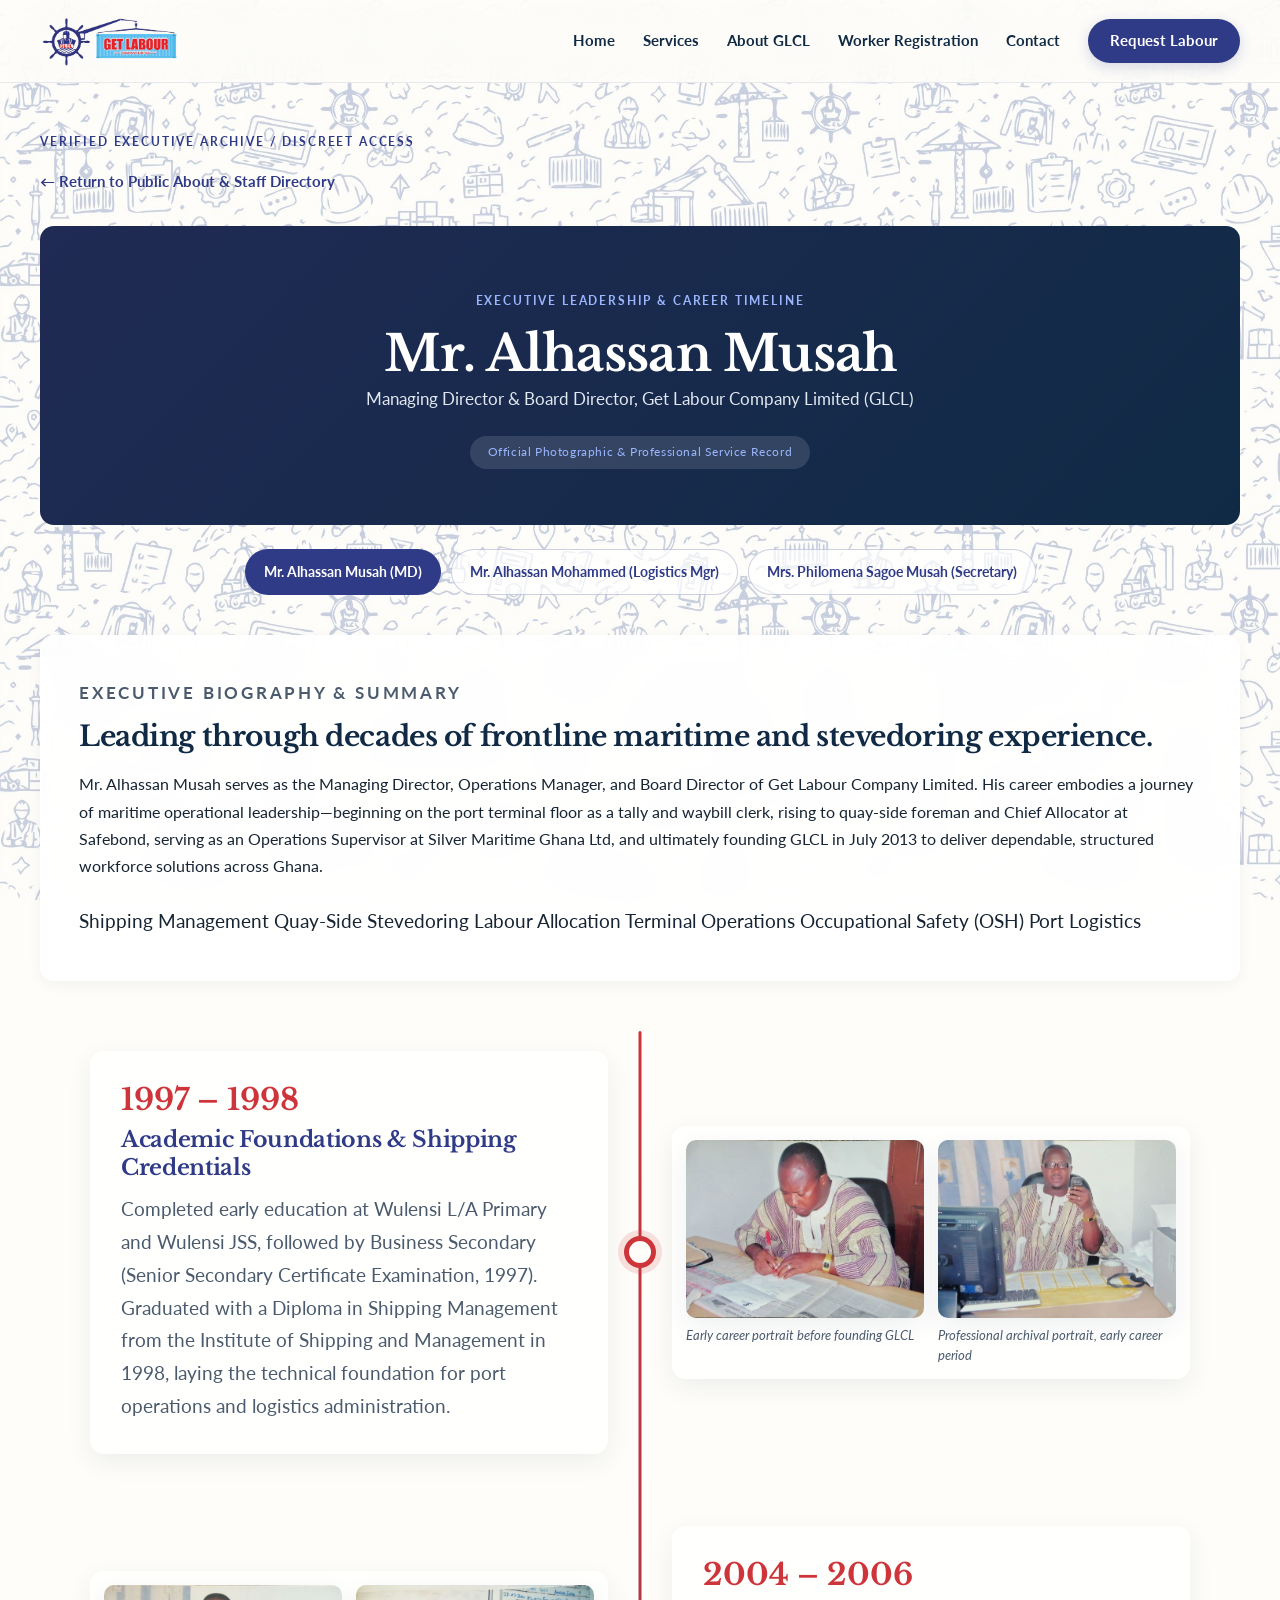
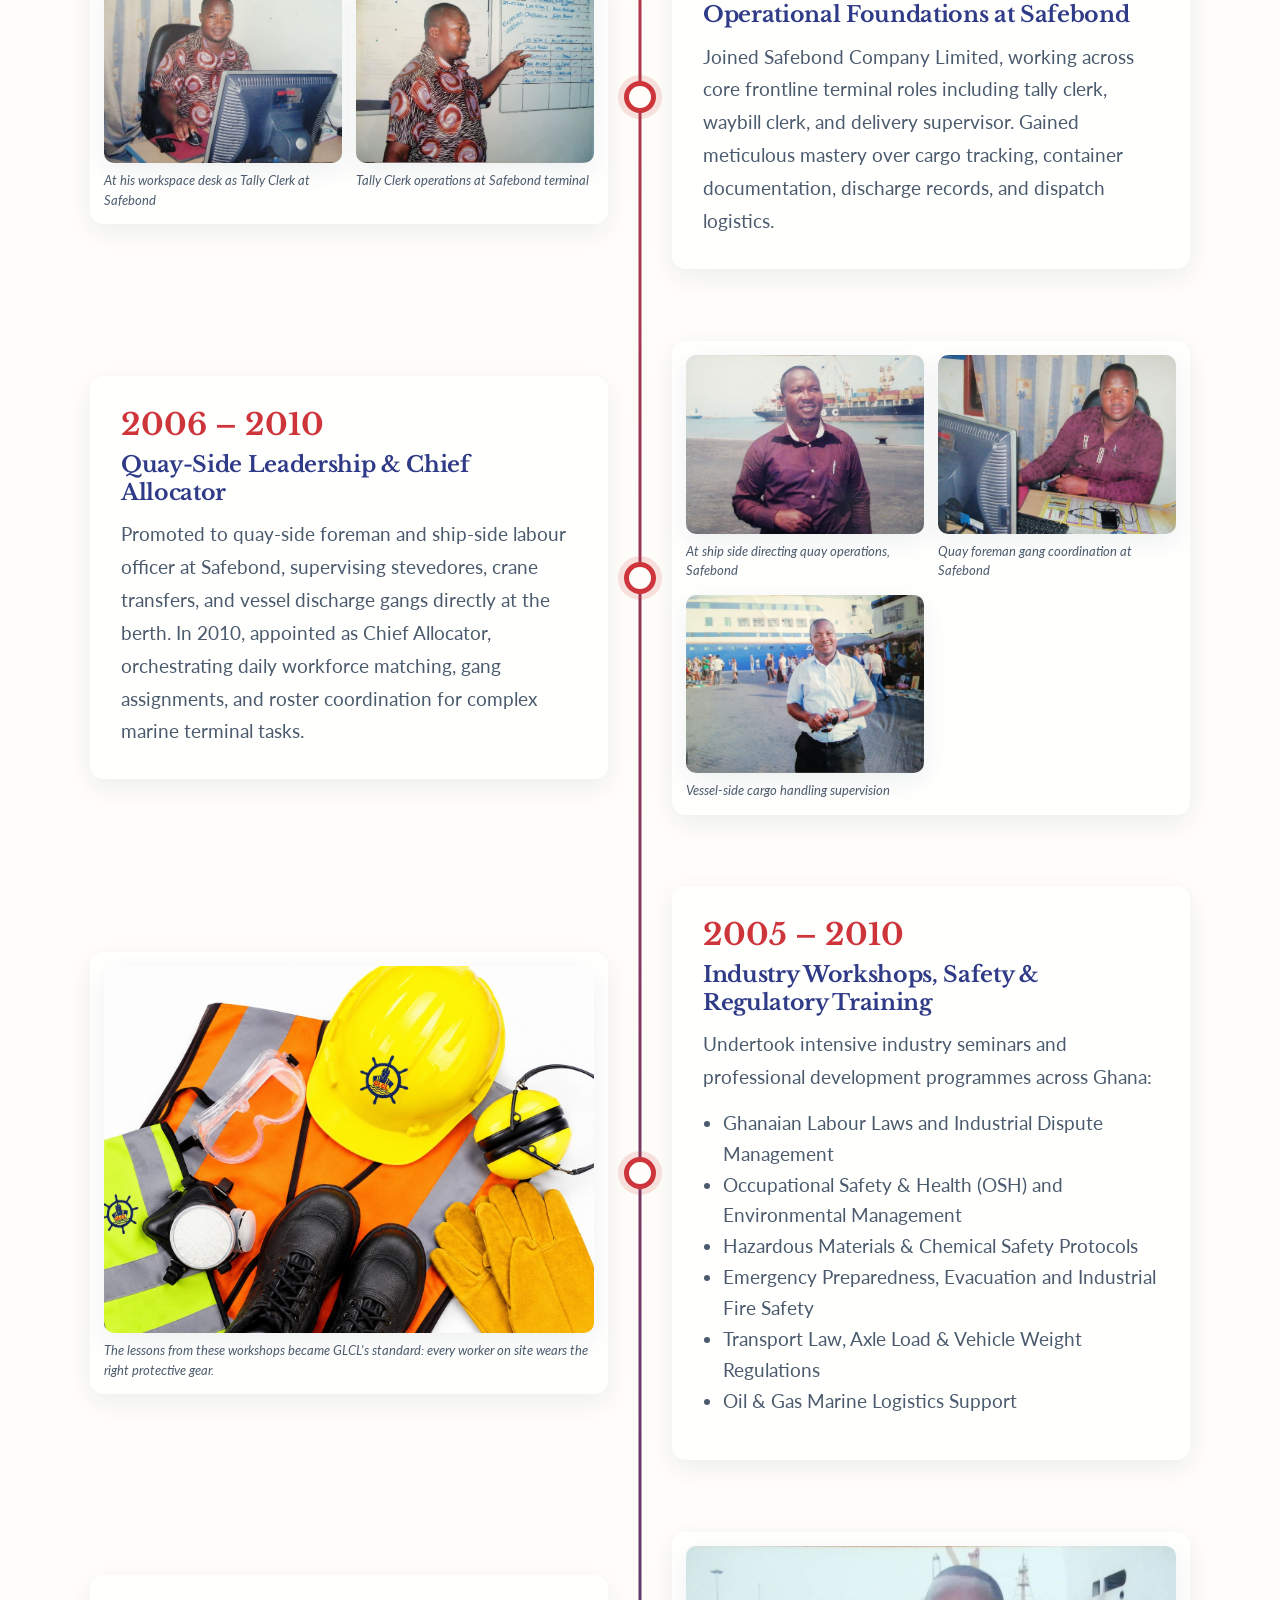
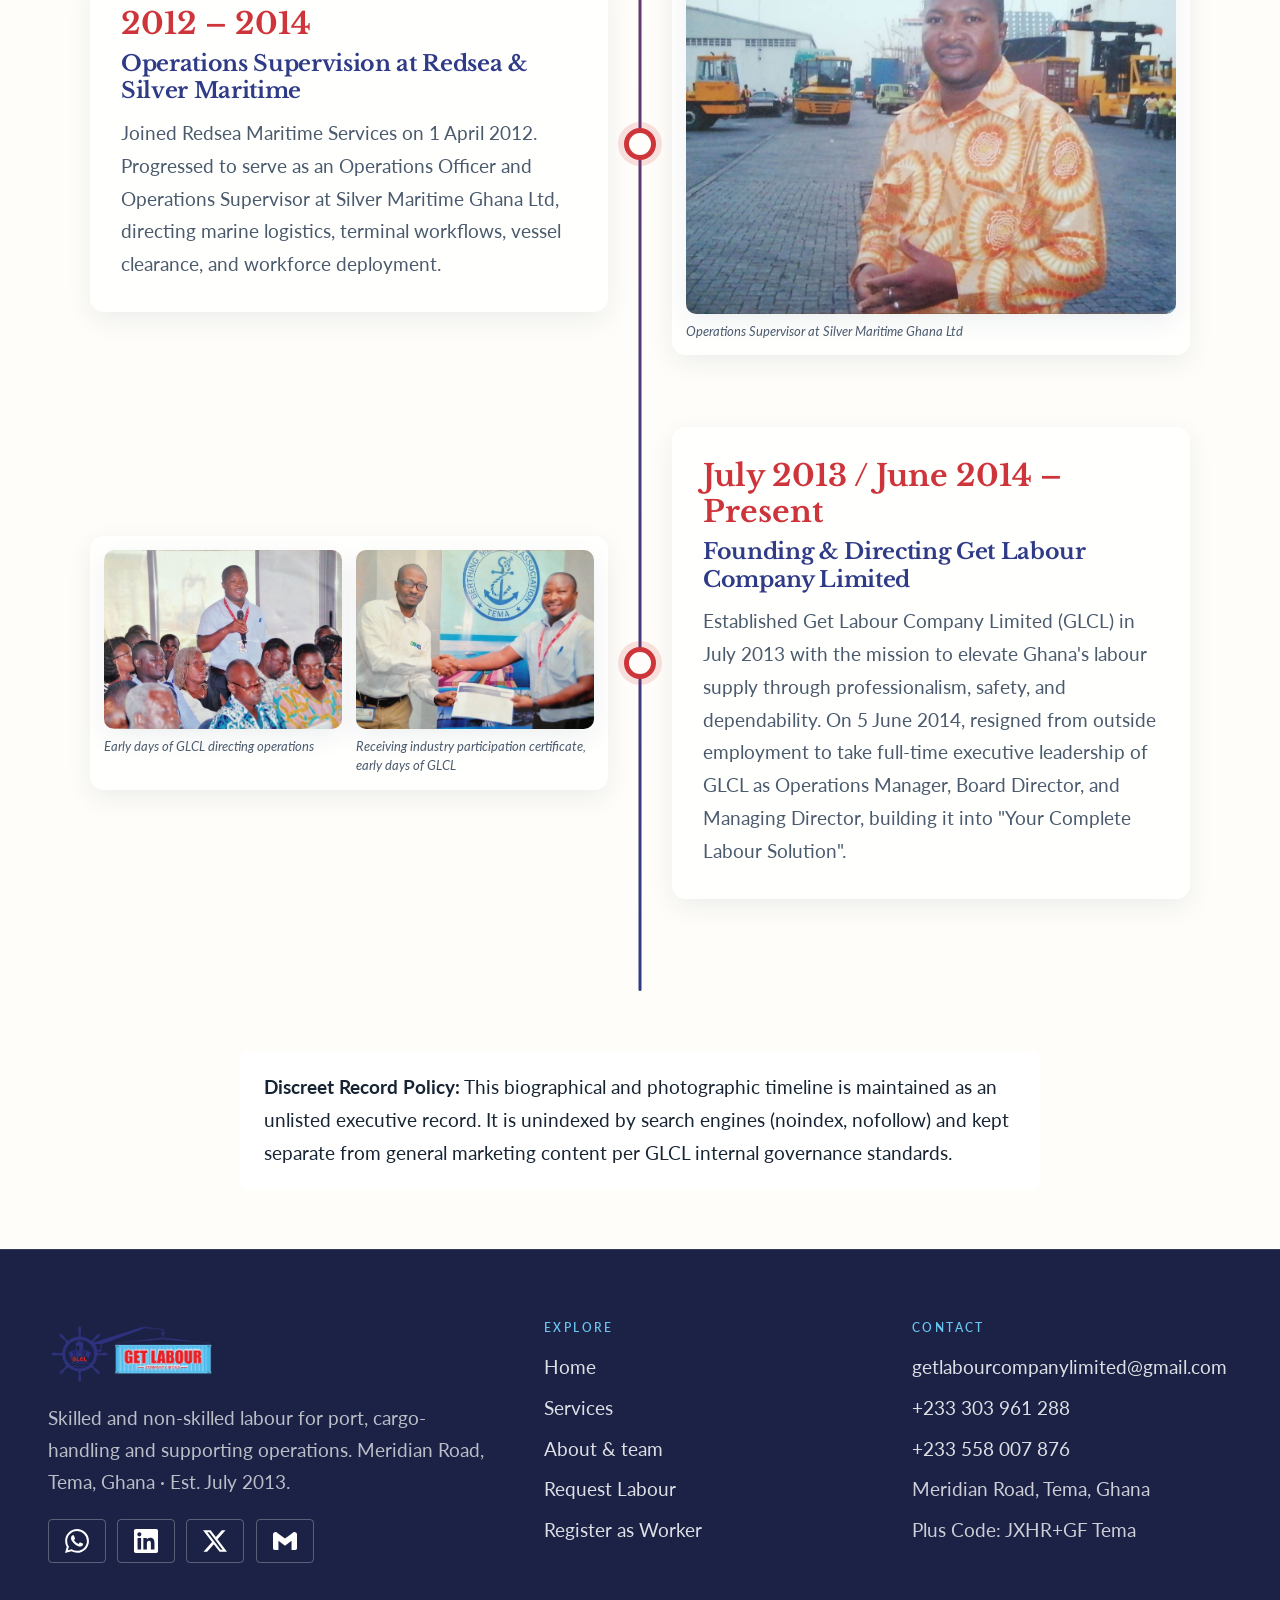
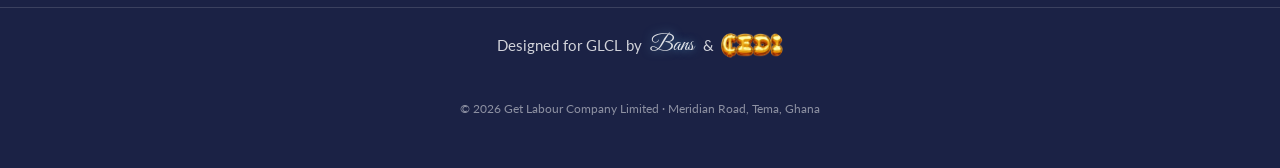
<file: profile-musah.html>
<!doctype html>
<html lang="en">
<head>
  <meta charset="utf-8">
  <meta name="viewport" content="width=device-width, initial-scale=1">
  <meta name="robots" content="noindex,nofollow">
  <title>Mr. Alhassan Musah — Career Story Timeline | GLCL Verified Archive</title>
  <link rel="icon" type="image/png" href="assets/GLCL%20favicon.png">
  <link rel="preconnect" href="https://fonts.googleapis.com">
  <link rel="preconnect" href="https://fonts.gstatic.com" crossorigin>
  <link href="https://fonts.googleapis.com/css2?family=Great+Vibes&family=Lato:ital,wght@0,300;0,400;0,700;0,900;1,400;1,700&family=Libre+Baskerville:ital,wght@0,400;0,700;1,400&display=swap" rel="stylesheet">
  <link rel="stylesheet" href="assets/live-scoped.css">
  <link rel="stylesheet" href="styles.css">
</head>
<body>

  <!-- Site Header -->
  <header class="site-header">
    <div class="wrap nav-wrap">
      <a class="brand" href="index.html">
        <img src="assets/GLCL%20official%20logo%20transparent.png" alt="Get Labour Company Limited">
      </a>
      <button class="menu-toggle" aria-expanded="false" aria-controls="primary-nav">Menu ☰</button>
      <nav id="primary-nav" class="nav">
          <a href="index.html">Home</a>
          <a href="services.html">Services</a>
          <a href="about.html">About GLCL</a>
          <a href="register-worker.html">Worker Registration</a>
          <a href="contact.html">Contact</a>
          <a class="nav-cta" href="request-labour.html">Request Labour</a>
        </nav>
    </div>
  </header>

  <main id="main">
    <!-- Breadcrumb / Discreet Nav Strip -->
    <section class="section" style="padding: 40px 0 20px;">
      <div class="wrap">
        <p class="eyebrow">VERIFIED EXECUTIVE ARCHIVE / DISCREET ACCESS</p>
        <p><a class="text-arrow-link" href="about.html">← Return to Public About & Staff Directory</a></p>
      </div>
    </section>

    <!-- Timeline Hero Section -->
    <section class="wrap">
      <div class="timeline-hero reveal-up">
        <p class="eyebrow">EXECUTIVE LEADERSHIP & CAREER TIMELINE</p>
        <h1>Mr. Alhassan Musah</h1>
        <p style="font-size: 17px; color: #E2E8F0; max-width: 650px; margin: 0 auto 20px;">
          Managing Director & Board Director, Get Labour Company Limited (GLCL)
        </p>
        <div style="display: inline-block; background: rgba(255,255,255,0.12); padding: 6px 18px; border-radius: var(--radius-pill); font-size: 12px; color: #9BB6FF; letter-spacing: 0.05em;">
          Official Photographic & Professional Service Record
        </div>
      </div>

      <!-- Navigation Tabs to Switch Discreet Profiles -->
      <div class="timeline-nav-tabs reveal-up delay-1">
        <a href="profile-musah.html" class="timeline-tab active">Mr. Alhassan Musah (MD)</a>
        <a href="profile-mohammed.html" class="timeline-tab">Mr. Alhassan Mohammed (Logistics Mgr)</a>
        <a href="profile-philomena.html" class="timeline-tab">Mrs. Philomena Sagoe Musah (Secretary)</a>
      </div>

      <!-- Professional Biography Overview Card -->
      <div class="audience-card reveal-up delay-2" style="margin-bottom: 50px;">
        <p class="eyebrow">EXECUTIVE BIOGRAPHY & SUMMARY</p>
        <h2 style="font-size: 28px; margin-bottom: 16px;">Leading through decades of frontline maritime and stevedoring experience.</h2>
        <p style="font-size: 16px; line-height: 1.7; color: var(--ink);">
          Mr. Alhassan Musah serves as the Managing Director, Operations Manager, and Board Director of Get Labour Company Limited. 
          His career embodies a journey of maritime operational leadership—beginning on the port terminal floor as a tally and waybill clerk, 
          rising to quay-side foreman and Chief Allocator at Safebond, serving as an Operations Supervisor at Silver Maritime Ghana Ltd, 
          and ultimately founding GLCL in July 2013 to deliver dependable, structured workforce solutions across Ghana.
        </p>
        <div class="service-tags" style="margin-top: 10px;">
          <span class="service-tag">Shipping Management</span>
          <span class="service-tag">Quay-Side Stevedoring</span>
          <span class="service-tag">Labour Allocation</span>
          <span class="service-tag">Terminal Operations</span>
          <span class="service-tag">Occupational Safety (OSH)</span>
          <span class="service-tag">Port Logistics</span>
        </div>
      </div>

      <!-- THE STORY TIMELINE -->
      <div class="story-timeline">

        <!-- Milestone 1: Education & Academic Qualifications -->
        <div class="timeline-milestone reveal-up">
          <div class="timeline-card">
            <span class="timeline-year-badge">1997 – 1998</span>
            <h3 class="timeline-title">Academic Foundations & Shipping Credentials</h3>
            <p class="timeline-desc">
              Completed early education at Wulensi L/A Primary and Wulensi JSS, followed by Business Secondary (Senior Secondary Certificate Examination, 1997). 
              Graduated with a Diploma in Shipping Management from the Institute of Shipping and Management in 1998, laying the technical foundation for port operations and logistics administration.
            </p>
          </div>
          <div class="timeline-media">
            <div class="timeline-photo-grid">
              <div class="timeline-photo-item">
                <img src="assets/Other%20images%20of%20Alhassan%20Musah%20before%20GLCL%20.jpeg" alt="Alhassan Musah before GLCL" loading="lazy">
                <div class="timeline-photo-caption">Early career portrait before founding GLCL</div>
              </div>
              <div class="timeline-photo-item">
                <img src="assets/Other%20images%20of%20Alhassan%20Musah%20before%20GLCL%201%20.jpeg" alt="Alhassan Musah early career" loading="lazy">
                <div class="timeline-photo-caption">Professional archival portrait, early career period</div>
              </div>
            </div>
          </div>
        </div>

        <!-- Milestone 2: Safebond Era — Tally & Waybill Operations -->
        <div class="timeline-milestone reveal-up delay-1">
          <div class="timeline-card">
            <span class="timeline-year-badge">2004 – 2006</span>
            <h3 class="timeline-title">Operational Foundations at Safebond</h3>
            <p class="timeline-desc">
              Joined Safebond Company Limited, working across core frontline terminal roles including tally clerk, waybill clerk, and delivery supervisor. 
              Gained meticulous mastery over cargo tracking, container documentation, discharge records, and dispatch logistics.
            </p>
          </div>
          <div class="timeline-media">
            <div class="timeline-photo-grid">
              <div class="timeline-photo-item">
                <img src="assets/Mr.Alhassan%20Musah%20at%20his%20workspace%20as%20a%20Tally%20Clerk%20of%20Safe%20Bond.jpeg" alt="Mr. Alhassan Musah at his desk as Tally Clerk at Safe Bond" loading="lazy">
                <div class="timeline-photo-caption">At his workspace desk as Tally Clerk at Safebond</div>
              </div>
              <div class="timeline-photo-item">
                <img src="assets/Mr.Alhassan%20Musah%20as%20a%20Tally%20Clerk%20at%20Safe%20Bond.jpeg" alt="Mr. Alhassan Musah as Tally Clerk" loading="lazy">
                <div class="timeline-photo-caption">Tally Clerk operations at Safebond terminal</div>
              </div>
            </div>
          </div>
        </div>

        <!-- Milestone 3: Quay-Side Foreman, Labour Officer & Chief Allocator -->
        <div class="timeline-milestone reveal-up delay-2">
          <div class="timeline-card">
            <span class="timeline-year-badge">2006 – 2010</span>
            <h3 class="timeline-title">Quay-Side Leadership & Chief Allocator</h3>
            <p class="timeline-desc">
              Promoted to quay-side foreman and ship-side labour officer at Safebond, supervising stevedores, crane transfers, and vessel discharge gangs directly at the berth. 
              In 2010, appointed as Chief Allocator, orchestrating daily workforce matching, gang assignments, and roster coordination for complex marine terminal tasks.
            </p>
          </div>
          <div class="timeline-media">
            <div class="timeline-photo-grid">
              <div class="timeline-photo-item">
                <img src="assets/Mr.Alhassan%20Musah%20at%20the%20ship%20side%20as%20a%20Quay%20foreman%20at%20Safe%20Bond%20.jpeg" alt="Mr. Alhassan Musah at the ship side as a Quay foreman at Safe Bond" loading="lazy">
                <div class="timeline-photo-caption">At ship side directing quay operations, Safebond</div>
              </div>
              <div class="timeline-photo-item">
                <img src="assets/Mr.Alhassan%20Musah%20as%20a%20Quay%20foreman%20at%20Safe%20Bond.jpeg" alt="Quay foreman supervision at Safe Bond" loading="lazy">
                <div class="timeline-photo-caption">Quay foreman gang coordination at Safebond</div>
              </div>
              <div class="timeline-photo-item">
                <img src="assets/Mr.Alhassan%20Musah%20at%20the%20ship%20side.jpeg" alt="Mr. Alhassan Musah at the ship side" loading="lazy">
                <div class="timeline-photo-caption">Vessel-side cargo handling supervision</div>
              </div>
            </div>
          </div>
        </div>

        <!-- Milestone 4: Professional Training, OSH & Regulatory Workshops -->
        <div class="timeline-milestone reveal-up delay-1">
          <div class="timeline-card">
            <span class="timeline-year-badge">2005 – 2010</span>
            <h3 class="timeline-title">Industry Workshops, Safety & Regulatory Training</h3>
            <p class="timeline-desc">
              Undertook intensive industry seminars and professional development programmes across Ghana:
            </p>
            <ul style="padding-left: 20px; font-size: 13.5px; color: var(--muted); margin-bottom: 12px; line-height: 1.6;">
              <li>Ghanaian Labour Laws and Industrial Dispute Management</li>
              <li>Occupational Safety & Health (OSH) and Environmental Management</li>
              <li>Hazardous Materials & Chemical Safety Protocols</li>
              <li>Emergency Preparedness, Evacuation and Industrial Fire Safety</li>
              <li>Transport Law, Axle Load & Vehicle Weight Regulations</li>
              <li>Oil & Gas Marine Logistics Support</li>
            </ul>
          </div>
          <div class="timeline-media">
            <div class="timeline-photo-grid">
              <div class="timeline-photo-item">
                <img src="assets/GLCL%20safety%20wear%20or%20gadgets.jpeg" alt="Safety wear and protective gear used on GLCL sites" loading="lazy">
                <div class="timeline-photo-caption">The lessons from these workshops became GLCL's standard: every worker on site wears the right protective gear.</div>
              </div>
            </div>
          </div>
        </div>

        <!-- Milestone 5: Maritime Operations at Redsea & Silver Maritime -->
        <div class="timeline-milestone reveal-up delay-2">
          <div class="timeline-card">
            <span class="timeline-year-badge">2012 – 2014</span>
            <h3 class="timeline-title">Operations Supervision at Redsea & Silver Maritime</h3>
            <p class="timeline-desc">
              Joined Redsea Maritime Services on 1 April 2012. Progressed to serve as an Operations Officer and Operations Supervisor at Silver Maritime Ghana Ltd, 
              directing marine logistics, terminal workflows, vessel clearance, and workforce deployment.
            </p>
          </div>
          <div class="timeline-media">
            <div class="timeline-photo-grid">
              <div class="timeline-photo-item">
                <img src="assets/Mr.Alhassan%20Musah%20as%20an%20Operations%20Supervisor%20at%20Silver%20Maritime.jpeg" alt="Mr. Alhassan Musah as Operations Supervisor at Silver Maritime" loading="lazy">
                <div class="timeline-photo-caption">Operations Supervisor at Silver Maritime Ghana Ltd</div>
              </div>
            </div>
          </div>
        </div>

        <!-- Milestone 6: Founding & Managing Director of GLCL -->
        <div class="timeline-milestone reveal-up delay-3">
          <div class="timeline-card">
            <span class="timeline-year-badge">July 2013 / June 2014 – Present</span>
            <h3 class="timeline-title">Founding & Directing Get Labour Company Limited</h3>
            <p class="timeline-desc">
              Established Get Labour Company Limited (GLCL) in July 2013 with the mission to elevate Ghana's labour supply through professionalism, safety, and dependability. 
              On 5 June 2014, resigned from outside employment to take full-time executive leadership of GLCL as Operations Manager, Board Director, and Managing Director, 
              building it into "Your Complete Labour Solution".
            </p>
          </div>
          <div class="timeline-media">
            <div class="timeline-photo-grid">
              <div class="timeline-photo-item">
                <img src="assets/Early%20days%20of%20GLCL%20as%20an%20Operations%20Manager.jpeg" alt="Early days of GLCL as an Operations Manager" loading="lazy">
                <div class="timeline-photo-caption">Early days of GLCL directing operations</div>
              </div>
              <div class="timeline-photo-item">
                <img src="assets/Mr.Alhassan%20Musah%20receiving%20a%20certificate%20after%20an%20event%20participation%20during%20the%20early%20days%20of%20GLCL.jpeg" alt="Mr. Alhassan Musah receiving certificate during early GLCL days" loading="lazy">
                <div class="timeline-photo-caption">Receiving industry participation certificate, early days of GLCL</div>
              </div>
            </div>
          </div>
        </div>

      </div>

      <!-- Discreet Access Notice -->
      <div class="status-box info reveal-up" style="max-width: 800px; margin: 0 auto 60px;">
        <strong>Discreet Record Policy:</strong> 
        This biographical and photographic timeline is maintained as an unlisted executive record. 
        It is unindexed by search engines (noindex, nofollow) and kept separate from general marketing content per GLCL internal governance standards.
      </div>
    </section>
  </main>

<div class="lv lv-footer">
  <footer class="site-footer">
    <div class="container footer-grid">
      <div class="footer-brand">
        <img src="assets/GLCL%20official%20logo%20transparent.png" alt="Get Labour Company Limited" width="825" height="302" loading="lazy">
        <p>Skilled and non-skilled labour for port, cargo-handling and supporting operations. Meridian Road, Tema, Ghana · Est. July 2013.</p>
        <div class="social-row">
          <a class="social-link" href="https://wa.me/233303961288" target="_blank" rel="noopener noreferrer" aria-label="Chat with GLCL on WhatsApp"><svg viewBox="0 0 24 24" fill="#FFFFFF" aria-hidden="true"><path d="M17.47 14.38c-.3-.15-1.76-.87-2.03-.97-.27-.1-.47-.15-.67.15-.2.3-.77.97-.94 1.17-.17.2-.35.22-.65.07-.3-.15-1.26-.46-2.4-1.48-.89-.79-1.49-1.77-1.66-2.07-.17-.3-.02-.46.13-.61.13-.13.3-.35.45-.52.15-.17.2-.3.3-.5.1-.2.05-.37-.02-.52-.08-.15-.67-1.62-.92-2.22-.24-.58-.49-.5-.67-.51h-.57c-.2 0-.52.07-.79.37-.27.3-1.04 1.02-1.04 2.48 0 1.46 1.07 2.88 1.21 3.07.15.2 2.1 3.2 5.08 4.49.71.31 1.27.49 1.7.63.71.23 1.36.2 1.87.12.57-.09 1.76-.72 2.01-1.41.25-.7.25-1.29.17-1.41-.07-.13-.27-.2-.57-.35M12.05 21.79h-.01a9.87 9.87 0 0 1-5.03-1.38l-.36-.21-3.74.98 1-3.65-.24-.37a9.86 9.86 0 0 1-1.51-5.26c0-5.45 4.44-9.88 9.89-9.88a9.82 9.82 0 0 1 6.99 2.9 9.82 9.82 0 0 1 2.89 6.99c0 5.45-4.44 9.88-9.88 9.88m8.41-18.3A11.81 11.81 0 0 0 12.05 0C5.5 0 .16 5.34.16 11.89c0 2.1.55 4.14 1.59 5.95L.06 24l6.3-1.65a11.88 11.88 0 0 0 5.68 1.45h.01c6.55 0 11.89-5.34 11.89-11.89 0-3.18-1.24-6.16-3.48-8.41"/></svg><span class="sr-only-text">WhatsApp</span></a>
          <a class="social-link" href="https://www.linkedin.com/in/getlabour-2025i" target="_blank" rel="noopener noreferrer" aria-label="GLCL on LinkedIn"><svg viewBox="0 0 24 24" fill="#FFFFFF" aria-hidden="true"><path d="M20.45 20.45h-3.56v-5.57c0-1.33-.02-3.04-1.85-3.04-1.85 0-2.14 1.45-2.14 2.94v5.67H9.35V9h3.41v1.56h.05c.48-.9 1.64-1.85 3.37-1.85 3.6 0 4.27 2.37 4.27 5.46v6.28zM5.34 7.43a2.06 2.06 0 1 1 0-4.13 2.06 2.06 0 0 1 0 4.13zM7.12 20.45H3.56V9h3.56v11.45zM22.22 0H1.77C.79 0 0 .77 0 1.73v20.54C0 23.23.79 24 1.77 24h20.45c.98 0 1.78-.77 1.78-1.73V1.73C24 .77 23.2 0 22.22 0z"/></svg><span class="sr-only-text">LinkedIn</span></a>
          <a class="social-link" href="https://x.com/glcl62025" target="_blank" rel="noopener noreferrer" aria-label="GLCL on X"><svg viewBox="0 0 24 24" fill="#FFFFFF" aria-hidden="true"><path d="M18.9 1.15h3.68l-8.04 9.19L24 22.85h-7.41l-5.8-7.58-6.64 7.58H.47l8.6-9.83L0 1.15h7.59l5.24 6.93 6.07-6.93zm-1.29 19.5h2.04L6.48 3.24H4.3l13.31 17.41z"/></svg><span class="sr-only-text">X</span></a>
          <a class="social-link" href="mailto:getlabourcompanylimited@gmail.com" aria-label="Email GLCL"><svg viewBox="0 0 24 24" fill="#FFFFFF" aria-hidden="true"><path d="M24 5.457v13.909c0 .904-.732 1.636-1.636 1.636h-3.819V11.73L12 16.64l-6.545-4.91v9.269H1.636A1.636 1.636 0 0 1 0 19.366V5.457c0-2.023 2.309-3.178 3.927-1.964L5.455 4.64 12 9.548l6.545-4.91 1.528-1.145C21.69 2.28 24 3.434 24 5.457z"/></svg><span class="sr-only-text">Email</span></a>
        </div>
      </div>
      <div>
        <h3>Explore</h3>
        <ul class="footer-list">
          <li><a href="index.html">Home</a></li>
          <li><a href="services.html">Services</a></li>
          <li><a href="about.html">About &amp; team</a></li>
          <li><a href="request-labour.html">Request Labour</a></li>
          <li><a href="register-worker.html">Register as Worker</a></li>
        </ul>
      </div>
      <div>
        <h3>Contact</h3>
        <ul class="footer-list">
          <li><a href="mailto:getlabourcompanylimited@gmail.com">getlabourcompanylimited@gmail.com</a></li>
          <li><a href="tel:+233303961288">+233 303 961 288</a></li>
          <li><a href="tel:+233558007876">+233 558 007 876</a></li>
          <li>Meridian Road, Tema, Ghana</li>
          <li>Plus Code: JXHR+GF Tema</li>
        </ul>
      </div>
    </div>
    <div class="footer-credit">
      <p class="footer-credit__line">
        <span>Designed for GLCL by</span>
        <a class="bans" href="https://wa.me/233244704066?text=Hi%20Bans%20%F0%9F%91%8B%F0%9F%8F%BC%20%2C%20I%20need%20you%20to%20build%20a%20website%20for%20me." target="_blank" rel="noopener noreferrer" aria-label="Message Bans on WhatsApp">Bans</a>
        <span aria-hidden="true">&amp;</span>
        <a class="cedi-link" href="https://wa.me/233246905188?text=Hi%20%E2%82%B5edi%20%F0%9F%91%8B%F0%9F%8F%BC%20%2C%20I%20need%20you%20to%20build%20a%20website%20for%20me." target="_blank" rel="noopener noreferrer" aria-label="Message Cedi on WhatsApp">
          <img src="assets/cedi-credit.png" alt="Cedi" width="288" height="116" loading="lazy">
        </a>
      </p>
      <p class="footer-legal">© <span data-year>2026</span> Get Labour Company Limited · Meridian Road, Tema, Ghana</p>
    </div>
  </footer>
  </div>

  <script src="script.js"></script>
  <!-- Functional Back to Top Button (Fixed to bottom-right) -->
  <button type="button" id="back-to-top" class="back-to-top" aria-label="Back to top">
    <svg viewBox="0 0 24 24" aria-hidden="true" fill="none" stroke="currentColor" stroke-width="2.4" stroke-linecap="round" stroke-linejoin="round">
      <path d="M12 19V5"/>
      <path d="m5 12 7-7 7 7"/>
    </svg>
  </button>

</body>
</html>
</file>
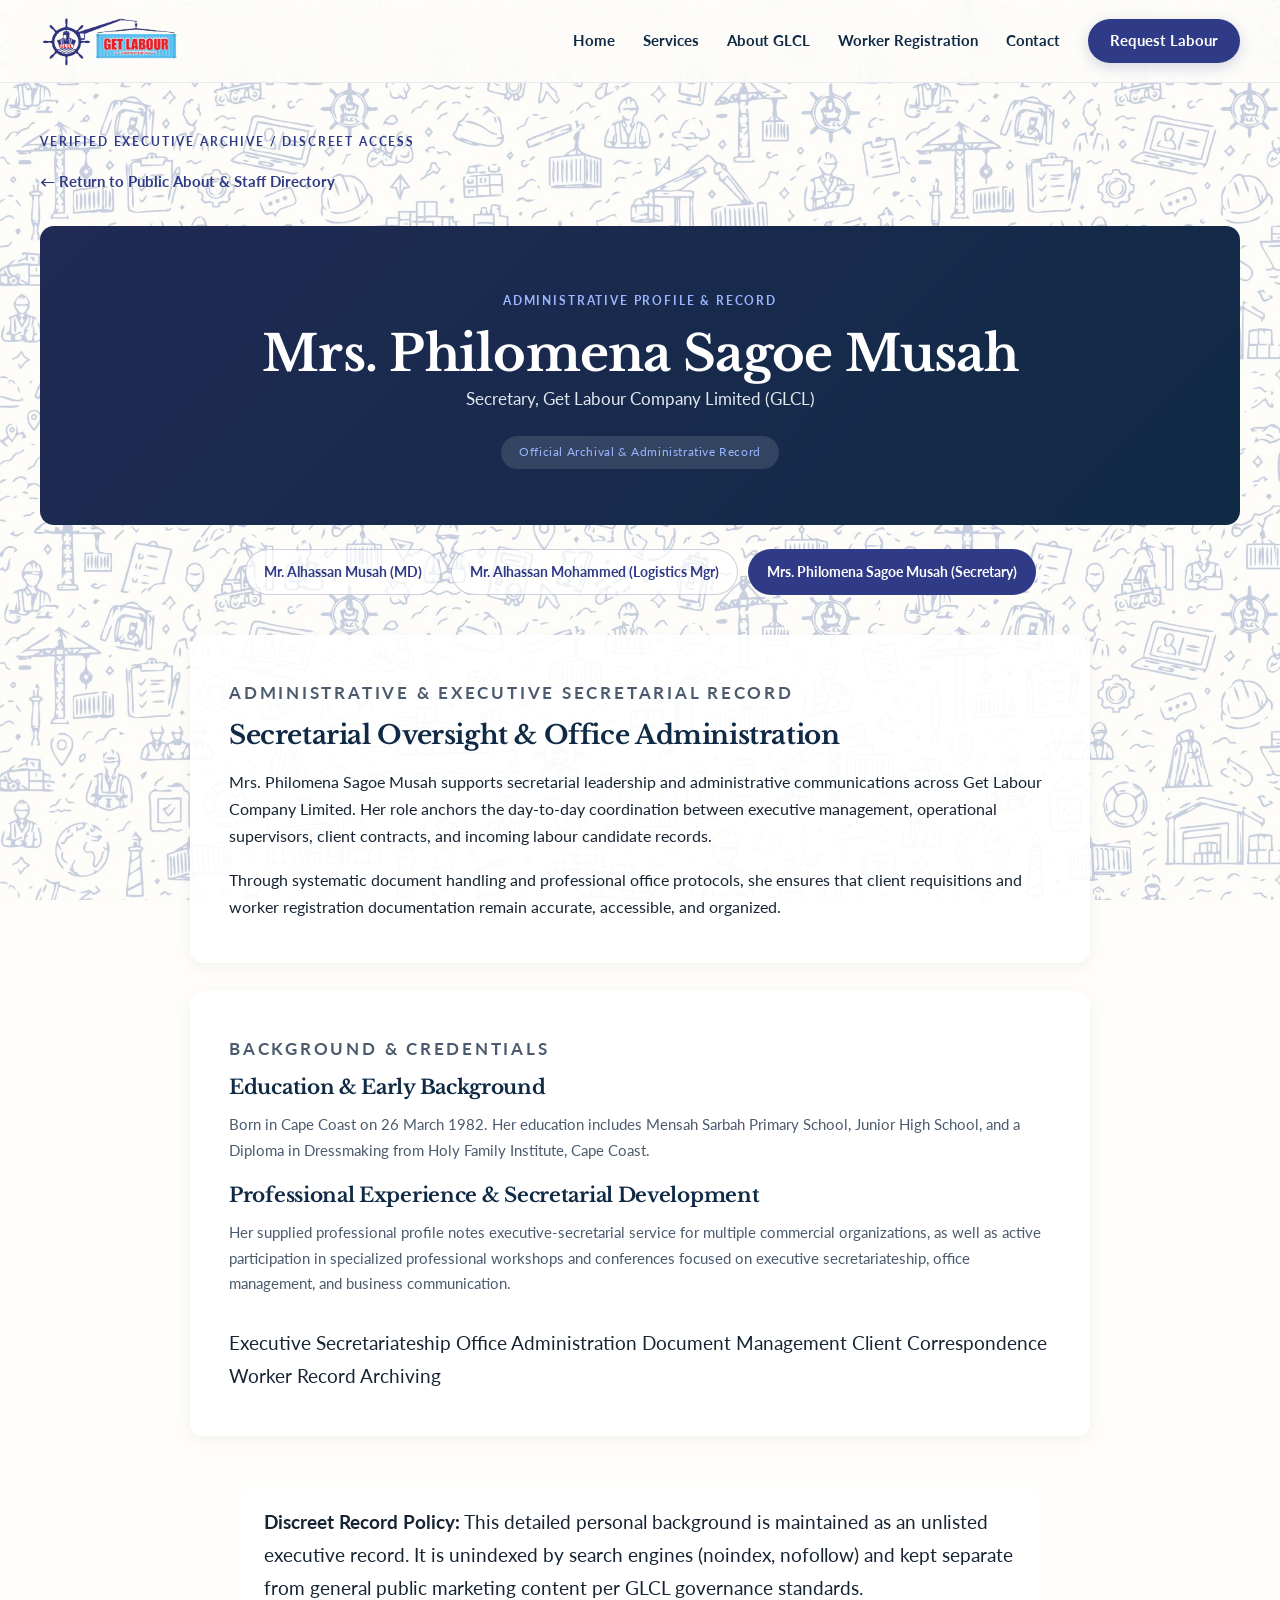
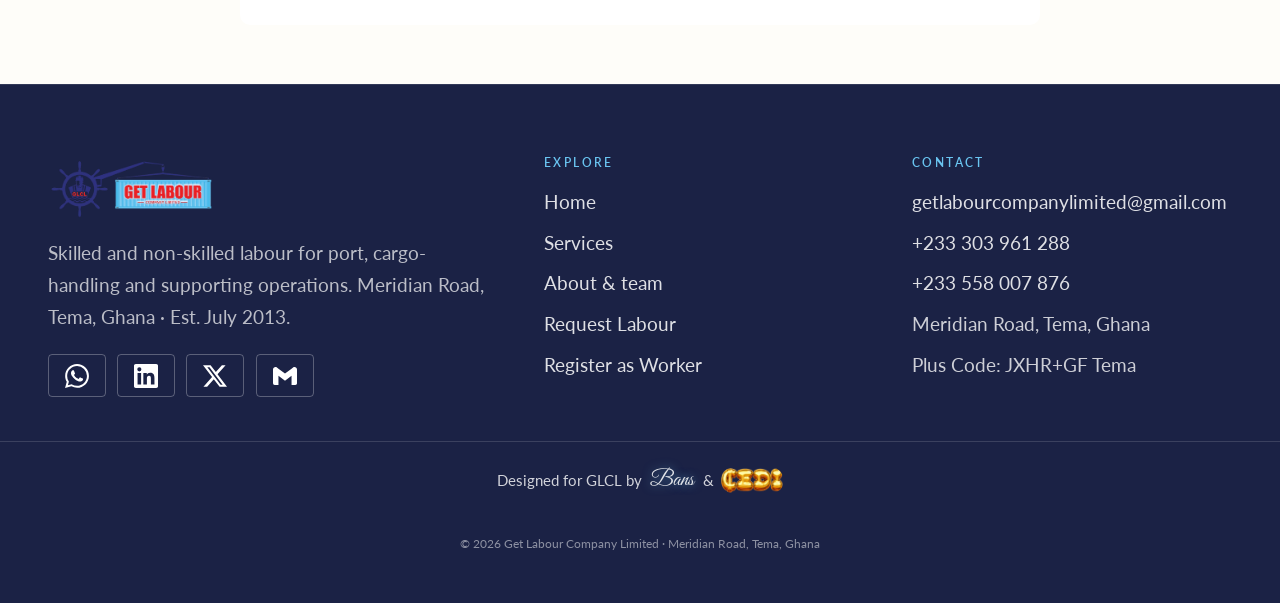
<file: profile-philomena.html>
<!doctype html>
<html lang="en">
<head>
  <meta charset="utf-8">
  <meta name="viewport" content="width=device-width, initial-scale=1">
  <meta name="robots" content="noindex,nofollow">
  <title>Mrs. Philomena Sagoe Musah — Detailed Profile | GLCL Executive Archive</title>
  <link rel="icon" type="image/png" href="assets/GLCL%20favicon.png">
  
  <!-- Google Fonts: Libre Baskerville (Headings) + Lato (Body) + Great Vibes (Credit) -->
  <link rel="preconnect" href="https://fonts.googleapis.com">
  <link rel="preconnect" href="https://fonts.gstatic.com" crossorigin>
  <link href="https://fonts.googleapis.com/css2?family=Great+Vibes&family=Lato:ital,wght@0,300;0,400;0,700;0,900;1,400;1,700&family=Libre+Baskerville:ital,wght@0,400;0,700;1,400&display=swap" rel="stylesheet">
  
  <link rel="stylesheet" href="assets/live-scoped.css">
  <link rel="stylesheet" href="styles.css">
</head>
<body>

  <!-- Header -->
  <header class="site-header">
    <div class="wrap nav-wrap">
      <a class="brand" href="index.html">
        <img src="assets/GLCL%20official%20logo%20transparent.png" alt="Get Labour Company Limited">
      </a>
      <button class="menu-toggle" aria-expanded="false" aria-controls="primary-nav">Menu <span>☰</span></button>
      <nav id="primary-nav" class="nav">
          <a href="index.html">Home</a>
          <a href="services.html">Services</a>
          <a href="about.html">About GLCL</a>
          <a href="register-worker.html">Worker Registration</a>
          <a href="contact.html">Contact</a>
          <a class="nav-cta" href="request-labour.html">Request Labour</a>
        </nav>
    </div>
  </header>

  <main id="main">
    <!-- Breadcrumb / Discreet Nav Strip -->
    <section class="section" style="padding: 40px 0 20px;">
      <div class="wrap">
        <p class="eyebrow">VERIFIED EXECUTIVE ARCHIVE / DISCREET ACCESS</p>
        <p><a class="text-arrow-link" href="about.html">← Return to Public About &amp; Staff Directory</a></p>
      </div>
    </section>

    <!-- Profile Hero -->
    <section class="wrap">
      <div class="timeline-hero reveal-up">
        <p class="eyebrow">ADMINISTRATIVE PROFILE &amp; RECORD</p>
        <h1>Mrs. Philomena Sagoe Musah</h1>
        <p style="font-size: 17px; color: #E2E8F0; max-width: 650px; margin: 0 auto 20px;">
          Secretary, Get Labour Company Limited (GLCL)
        </p>
        <div style="display: inline-block; background: rgba(255,255,255,0.12); padding: 6px 18px; border-radius: var(--radius-pill); font-size: 12px; color: #9BB6FF; letter-spacing: 0.05em;">
          Official Archival &amp; Administrative Record
        </div>
      </div>

      <!-- Navigation Tabs to Switch Discreet Profiles -->
      <div class="timeline-nav-tabs reveal-up delay-1">
        <a href="profile-musah.html" class="timeline-tab">Mr. Alhassan Musah (MD)</a>
        <a href="profile-mohammed.html" class="timeline-tab">Mr. Alhassan Mohammed (Logistics Mgr)</a>
        <a href="profile-philomena.html" class="timeline-tab active">Mrs. Philomena Sagoe Musah (Secretary)</a>
      </div>

      <!-- Profile Content Layout (No Placeholder Image: Text Elegantly Fills Card) -->
      <div class="wrap reveal-up delay-2" style="max-width: 900px; margin: 0 auto 50px;">
        <div class="audience-card" style="margin-bottom: 28px;">
          <p class="eyebrow">ADMINISTRATIVE &amp; EXECUTIVE SECRETARIAL RECORD</p>
          <h2 style="font-size: 26px; margin-bottom: 16px;">Secretarial Oversight &amp; Office Administration</h2>
          <p style="font-size: 16px; line-height: 1.7; color: var(--ink); margin-bottom: 16px;">
            Mrs. Philomena Sagoe Musah supports secretarial leadership and administrative communications across Get Labour Company Limited. 
            Her role anchors the day-to-day coordination between executive management, operational supervisors, client contracts, and incoming labour candidate records.
          </p>
          <p style="font-size: 16px; line-height: 1.7; color: var(--ink);">
            Through systematic document handling and professional office protocols, she ensures that client requisitions and worker registration documentation remain accurate, accessible, and organized.
          </p>
        </div>

        <div class="audience-card">
          <p class="eyebrow">BACKGROUND &amp; CREDENTIALS</p>
          <h3 style="font-size: 20px; margin-bottom: 12px; color: var(--deep);">Education &amp; Early Background</h3>
          <p style="font-size: 15px; line-height: 1.7; color: var(--muted); margin-bottom: 20px;">
            Born in Cape Coast on 26 March 1982. Her education includes Mensah Sarbah Primary School, Junior High School, and a Diploma in Dressmaking from Holy Family Institute, Cape Coast.
          </p>

          <h3 style="font-size: 20px; margin-bottom: 12px; color: var(--deep);">Professional Experience &amp; Secretarial Development</h3>
          <p style="font-size: 15px; line-height: 1.7; color: var(--muted); margin-bottom: 20px;">
            Her supplied professional profile notes executive-secretarial service for multiple commercial organizations, as well as active participation in specialized professional workshops and conferences focused on executive secretariateship, office management, and business communication.
          </p>

          <div class="service-tags" style="margin-top: 10px;">
            <span class="service-tag">Executive Secretariateship</span>
            <span class="service-tag">Office Administration</span>
            <span class="service-tag">Document Management</span>
            <span class="service-tag">Client Correspondence</span>
            <span class="service-tag">Worker Record Archiving</span>
          </div>
        </div>
      </div>

      <!-- Discreet Access Notice -->
      <div class="status-box info reveal-up" style="max-width: 800px; margin: 0 auto 60px;">
        <strong>Discreet Record Policy:</strong> 
        This detailed personal background is maintained as an unlisted executive record. It is unindexed by search engines (noindex, nofollow) and kept separate from general public marketing content per GLCL governance standards.
      </div>
    </section>
  </main>

<div class="lv lv-footer">
  <footer class="site-footer">
    <div class="container footer-grid">
      <div class="footer-brand">
        <img src="assets/GLCL%20official%20logo%20transparent.png" alt="Get Labour Company Limited" width="825" height="302" loading="lazy">
        <p>Skilled and non-skilled labour for port, cargo-handling and supporting operations. Meridian Road, Tema, Ghana · Est. July 2013.</p>
        <div class="social-row">
          <a class="social-link" href="https://wa.me/233303961288" target="_blank" rel="noopener noreferrer" aria-label="Chat with GLCL on WhatsApp"><svg viewBox="0 0 24 24" fill="#FFFFFF" aria-hidden="true"><path d="M17.47 14.38c-.3-.15-1.76-.87-2.03-.97-.27-.1-.47-.15-.67.15-.2.3-.77.97-.94 1.17-.17.2-.35.22-.65.07-.3-.15-1.26-.46-2.4-1.48-.89-.79-1.49-1.77-1.66-2.07-.17-.3-.02-.46.13-.61.13-.13.3-.35.45-.52.15-.17.2-.3.3-.5.1-.2.05-.37-.02-.52-.08-.15-.67-1.62-.92-2.22-.24-.58-.49-.5-.67-.51h-.57c-.2 0-.52.07-.79.37-.27.3-1.04 1.02-1.04 2.48 0 1.46 1.07 2.88 1.21 3.07.15.2 2.1 3.2 5.08 4.49.71.31 1.27.49 1.7.63.71.23 1.36.2 1.87.12.57-.09 1.76-.72 2.01-1.41.25-.7.25-1.29.17-1.41-.07-.13-.27-.2-.57-.35M12.05 21.79h-.01a9.87 9.87 0 0 1-5.03-1.38l-.36-.21-3.74.98 1-3.65-.24-.37a9.86 9.86 0 0 1-1.51-5.26c0-5.45 4.44-9.88 9.89-9.88a9.82 9.82 0 0 1 6.99 2.9 9.82 9.82 0 0 1 2.89 6.99c0 5.45-4.44 9.88-9.88 9.88m8.41-18.3A11.81 11.81 0 0 0 12.05 0C5.5 0 .16 5.34.16 11.89c0 2.1.55 4.14 1.59 5.95L.06 24l6.3-1.65a11.88 11.88 0 0 0 5.68 1.45h.01c6.55 0 11.89-5.34 11.89-11.89 0-3.18-1.24-6.16-3.48-8.41"/></svg><span class="sr-only-text">WhatsApp</span></a>
          <a class="social-link" href="https://www.linkedin.com/in/getlabour-2025i" target="_blank" rel="noopener noreferrer" aria-label="GLCL on LinkedIn"><svg viewBox="0 0 24 24" fill="#FFFFFF" aria-hidden="true"><path d="M20.45 20.45h-3.56v-5.57c0-1.33-.02-3.04-1.85-3.04-1.85 0-2.14 1.45-2.14 2.94v5.67H9.35V9h3.41v1.56h.05c.48-.9 1.64-1.85 3.37-1.85 3.6 0 4.27 2.37 4.27 5.46v6.28zM5.34 7.43a2.06 2.06 0 1 1 0-4.13 2.06 2.06 0 0 1 0 4.13zM7.12 20.45H3.56V9h3.56v11.45zM22.22 0H1.77C.79 0 0 .77 0 1.73v20.54C0 23.23.79 24 1.77 24h20.45c.98 0 1.78-.77 1.78-1.73V1.73C24 .77 23.2 0 22.22 0z"/></svg><span class="sr-only-text">LinkedIn</span></a>
          <a class="social-link" href="https://x.com/glcl62025" target="_blank" rel="noopener noreferrer" aria-label="GLCL on X"><svg viewBox="0 0 24 24" fill="#FFFFFF" aria-hidden="true"><path d="M18.9 1.15h3.68l-8.04 9.19L24 22.85h-7.41l-5.8-7.58-6.64 7.58H.47l8.6-9.83L0 1.15h7.59l5.24 6.93 6.07-6.93zm-1.29 19.5h2.04L6.48 3.24H4.3l13.31 17.41z"/></svg><span class="sr-only-text">X</span></a>
          <a class="social-link" href="mailto:getlabourcompanylimited@gmail.com" aria-label="Email GLCL"><svg viewBox="0 0 24 24" fill="#FFFFFF" aria-hidden="true"><path d="M24 5.457v13.909c0 .904-.732 1.636-1.636 1.636h-3.819V11.73L12 16.64l-6.545-4.91v9.269H1.636A1.636 1.636 0 0 1 0 19.366V5.457c0-2.023 2.309-3.178 3.927-1.964L5.455 4.64 12 9.548l6.545-4.91 1.528-1.145C21.69 2.28 24 3.434 24 5.457z"/></svg><span class="sr-only-text">Email</span></a>
        </div>
      </div>
      <div>
        <h3>Explore</h3>
        <ul class="footer-list">
          <li><a href="index.html">Home</a></li>
          <li><a href="services.html">Services</a></li>
          <li><a href="about.html">About &amp; team</a></li>
          <li><a href="request-labour.html">Request Labour</a></li>
          <li><a href="register-worker.html">Register as Worker</a></li>
        </ul>
      </div>
      <div>
        <h3>Contact</h3>
        <ul class="footer-list">
          <li><a href="mailto:getlabourcompanylimited@gmail.com">getlabourcompanylimited@gmail.com</a></li>
          <li><a href="tel:+233303961288">+233 303 961 288</a></li>
          <li><a href="tel:+233558007876">+233 558 007 876</a></li>
          <li>Meridian Road, Tema, Ghana</li>
          <li>Plus Code: JXHR+GF Tema</li>
        </ul>
      </div>
    </div>
    <div class="footer-credit">
      <p class="footer-credit__line">
        <span>Designed for GLCL by</span>
        <a class="bans" href="https://wa.me/233244704066?text=Hi%20Bans%20%F0%9F%91%8B%F0%9F%8F%BC%20%2C%20I%20need%20you%20to%20build%20a%20website%20for%20me." target="_blank" rel="noopener noreferrer" aria-label="Message Bans on WhatsApp">Bans</a>
        <span aria-hidden="true">&amp;</span>
        <a class="cedi-link" href="https://wa.me/233246905188?text=Hi%20%E2%82%B5edi%20%F0%9F%91%8B%F0%9F%8F%BC%20%2C%20I%20need%20you%20to%20build%20a%20website%20for%20me." target="_blank" rel="noopener noreferrer" aria-label="Message Cedi on WhatsApp">
          <img src="assets/cedi-credit.png" alt="Cedi" width="288" height="116" loading="lazy">
        </a>
      </p>
      <p class="footer-legal">© <span data-year>2026</span> Get Labour Company Limited · Meridian Road, Tema, Ghana</p>
    </div>
  </footer>
  </div>

  <script src="script.js"></script>
  <!-- Functional Back to Top Button (Fixed to bottom-right) -->
  <button type="button" id="back-to-top" class="back-to-top" aria-label="Back to top">
    <svg viewBox="0 0 24 24" aria-hidden="true" fill="none" stroke="currentColor" stroke-width="2.4" stroke-linecap="round" stroke-linejoin="round">
      <path d="M12 19V5"/>
      <path d="m5 12 7-7 7 7"/>
    </svg>
  </button>

</body>
</html>
</file>
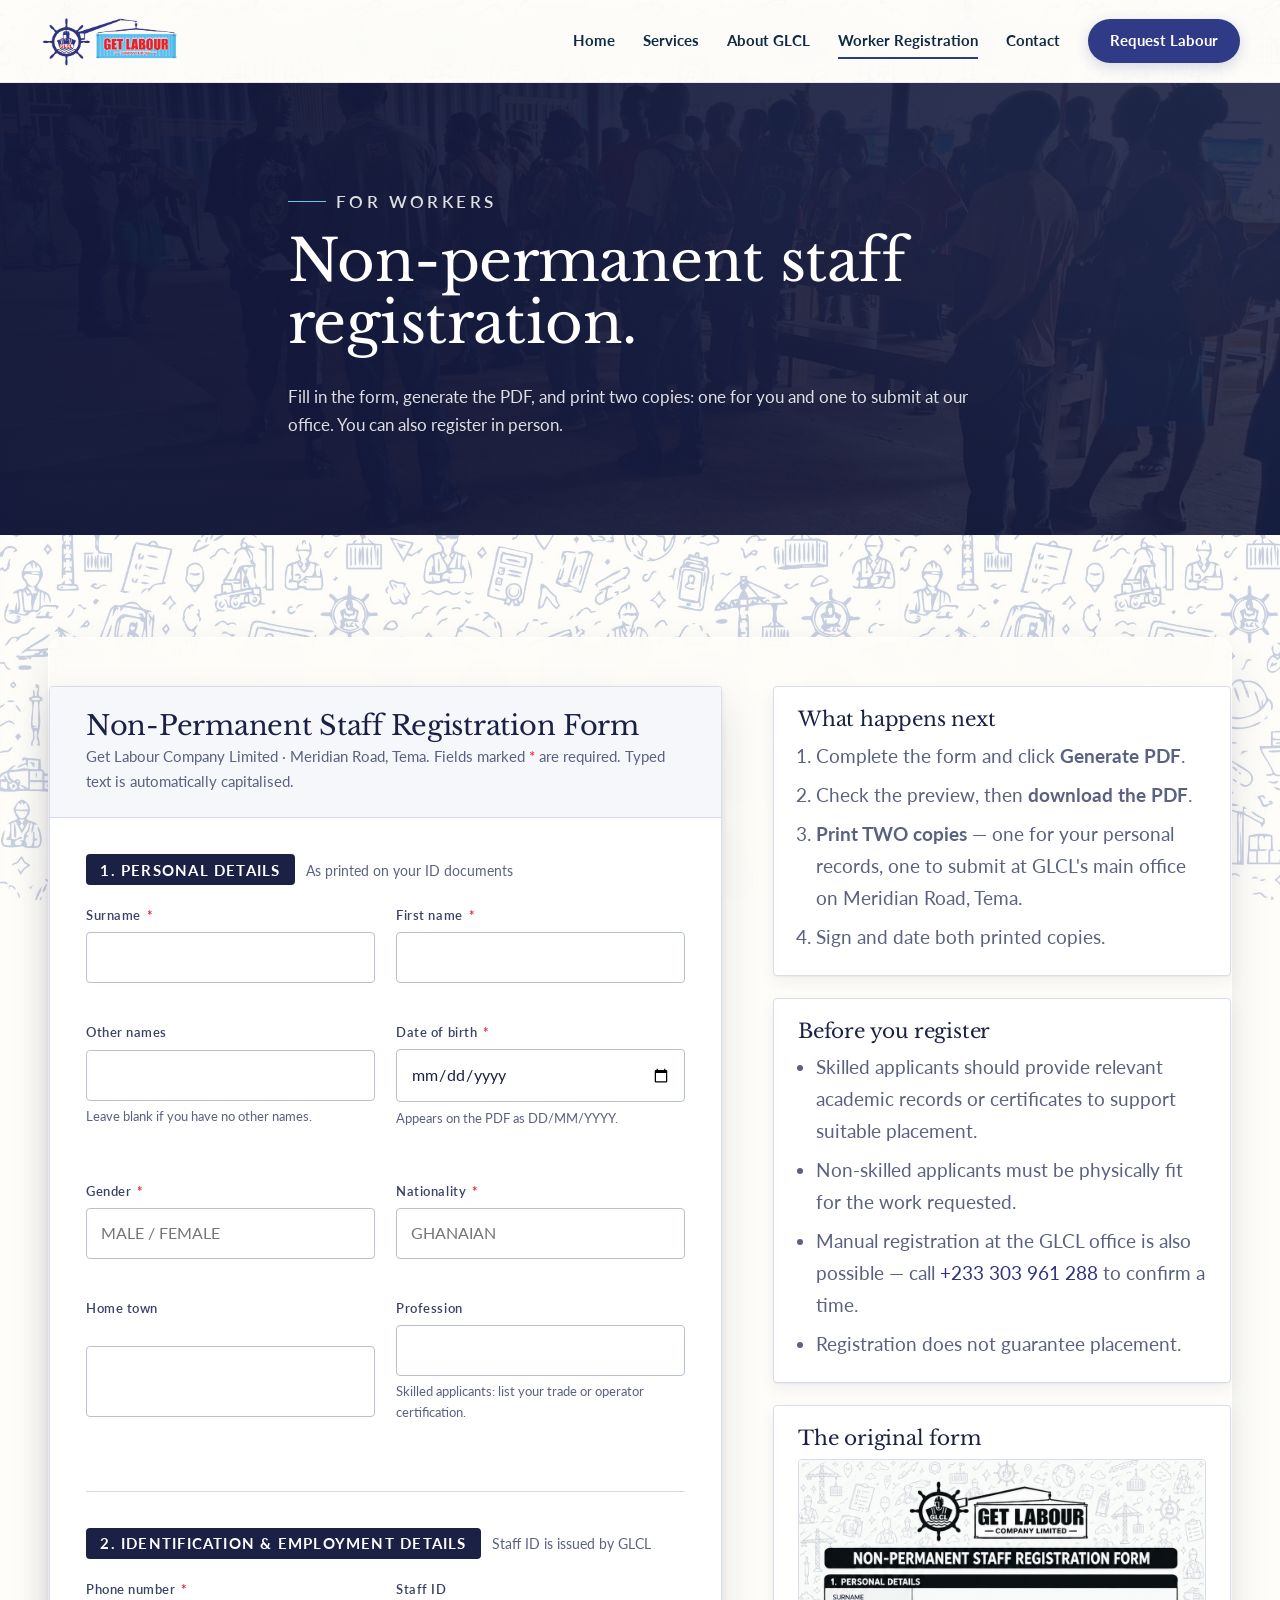
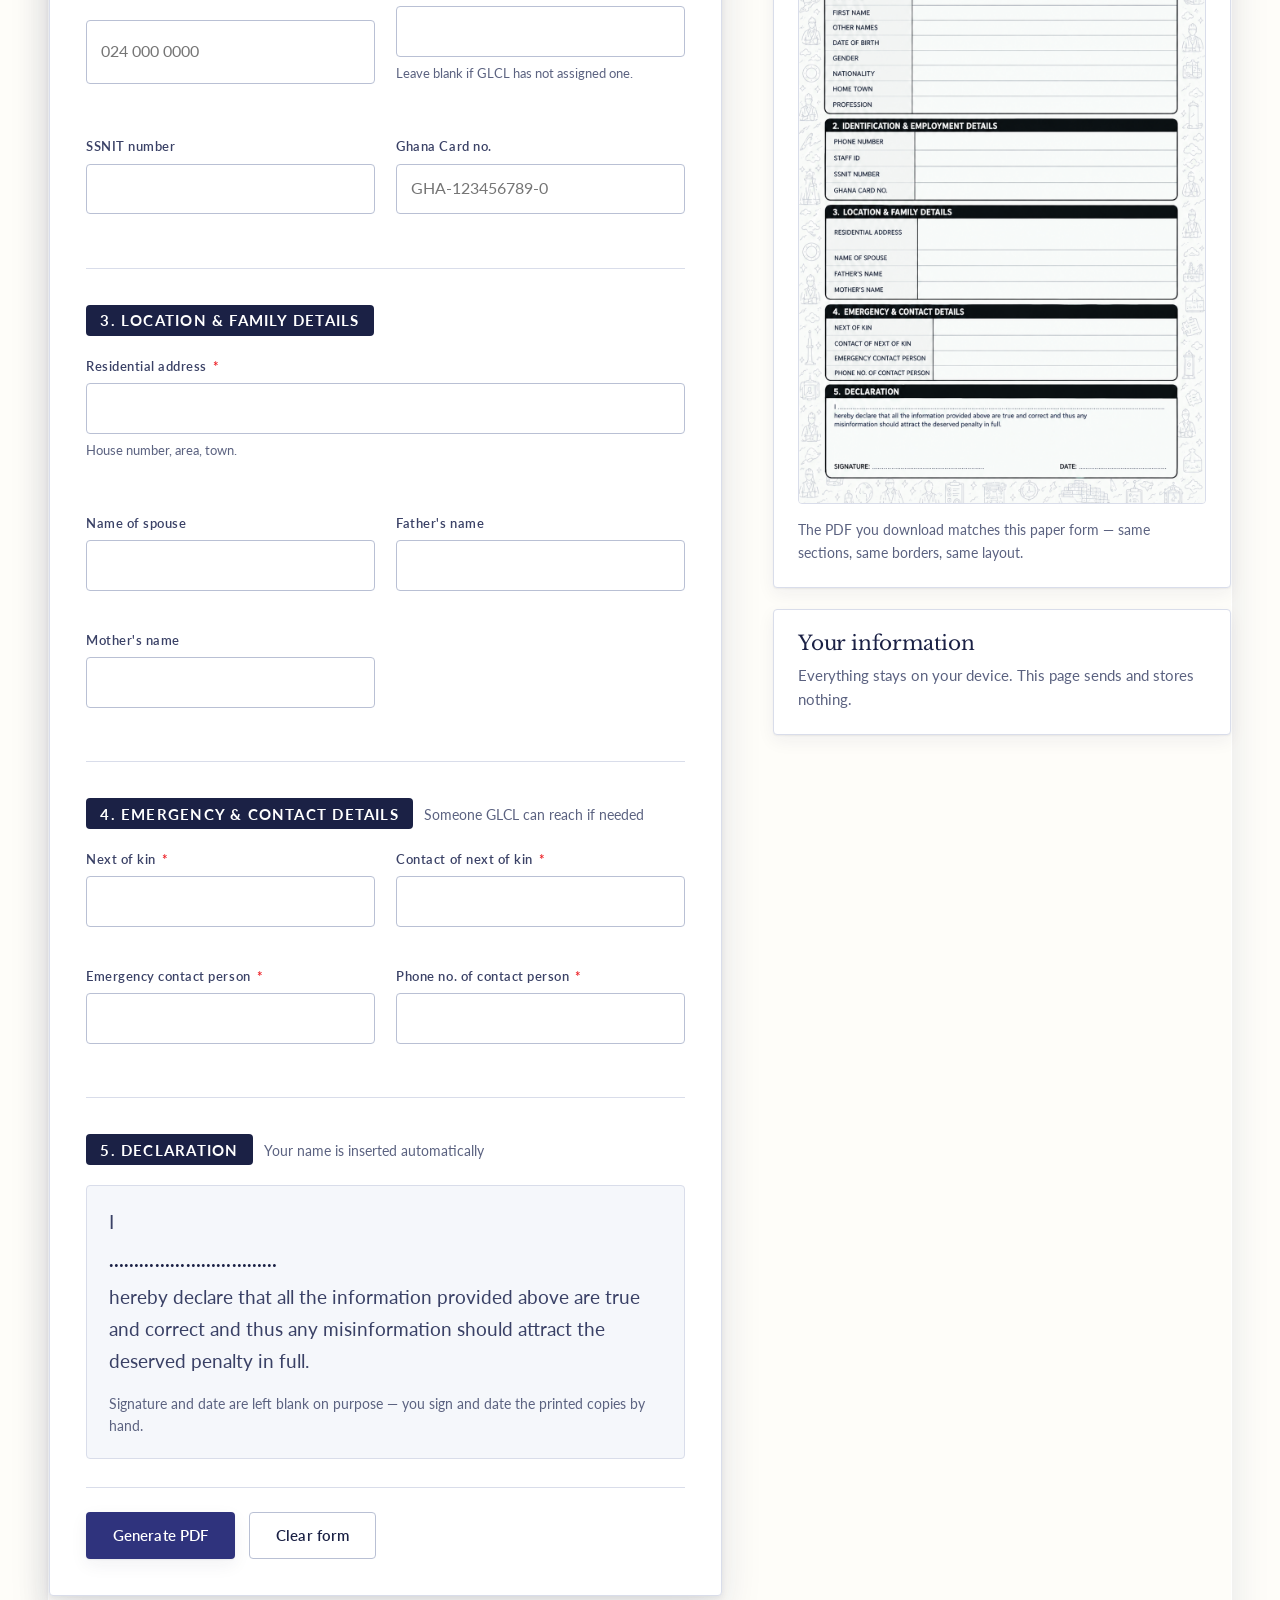
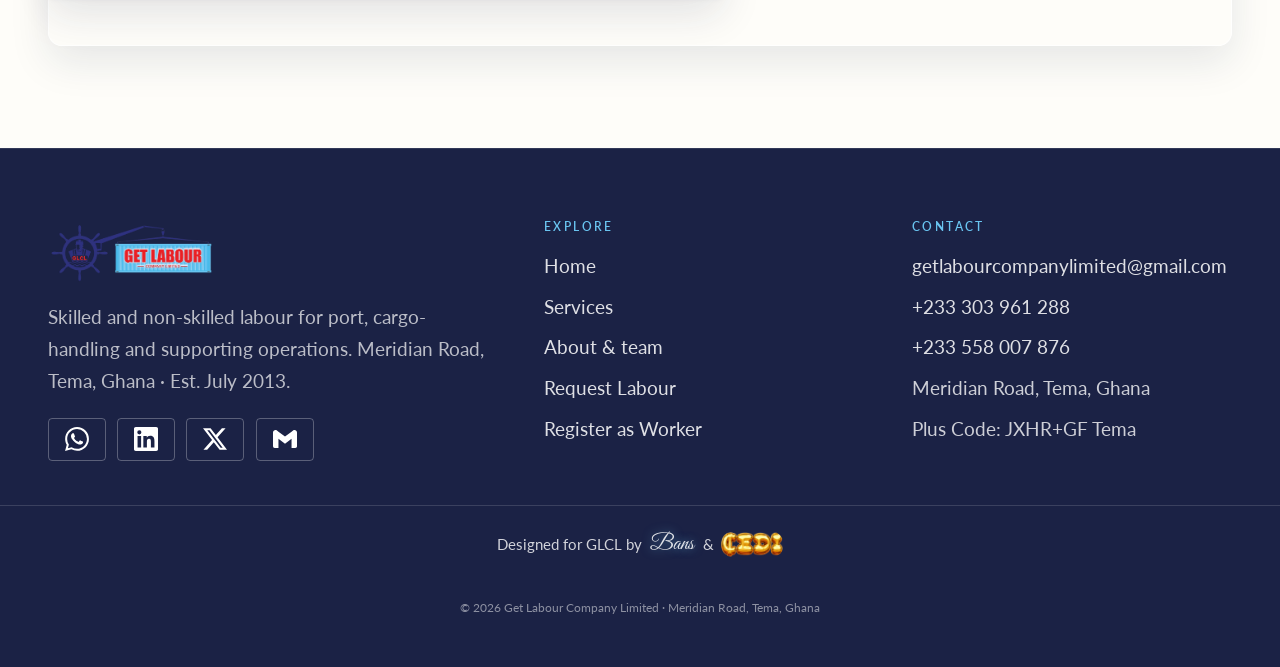
<file: register-worker.html>
<!doctype html>
<html lang="en">
<head>
  <meta charset="utf-8">
  <meta name="viewport" content="width=device-width, initial-scale=1">
  <meta name="theme-color" content="#1B2245">
  <meta name="description" content="Worker registration portal for skilled operators and general labourers seeking employment through Get Labour Company Limited (GLCL) in Tema, Ghana.">
  <title>Worker Registration | Get Labour Company Limited</title>
  <link rel="icon" type="image/png" href="assets/GLCL%20favicon.png">
  
  <!-- Google Fonts: Libre Baskerville (Headings) + Lato (Body) + Great Vibes (Credit) -->
  <link rel="preconnect" href="https://fonts.googleapis.com">
  <link rel="preconnect" href="https://fonts.gstatic.com" crossorigin>
  <link href="https://fonts.googleapis.com/css2?family=Great+Vibes&family=Lato:ital,wght@0,300;0,400;0,700;0,900;1,400;1,700&family=Libre+Baskerville:ital,wght@0,400;0,700;1,400&display=swap" rel="stylesheet">
  
  <link rel="stylesheet" href="assets/live-scoped.css">
  <link rel="stylesheet" href="styles.css">
</head>
<body>

<div id="main-content">
    
    <!-- Sticky Global Header (Frosted Liquid Glassmorphism) -->
    <header class="site-header">
      <div class="wrap nav-wrap">
        <a class="brand" href="index.html" aria-label="GLCL Home">
          <img src="assets/GLCL%20official%20logo%20transparent.png" alt="Get Labour Company Limited">
        </a>
        <button class="menu-toggle" aria-expanded="false" aria-controls="primary-nav">Menu ☰</button>
        <nav id="primary-nav" class="nav">
          <a href="index.html">Home</a>
          <a href="services.html">Services</a>
          <a href="about.html">About GLCL</a>
          <a class="active" href="register-worker.html">Worker Registration</a>
          <a href="contact.html">Contact</a>
          <a class="nav-cta" href="request-labour.html">Request Labour</a>
        </nav>
      </div>
    </header>

    <main id="main" class="lv">
    <section class="page-head" aria-labelledby="page-title">
      <div class="page-head__bg" style="background-image: url('assets/GLCL%20Labourers.jpeg');"></div>
      <div class="container page-head__inner">
        <p class="hero__eyebrow">For workers</p>
        <h1 id="page-title">Non-permanent staff registration.</h1>
        <p>Fill in the form, generate the PDF, and print two copies: one for you and one to submit at our office. You can also register in person.</p>
      </div>
    </section>

    <section class="section">
      <div class="container register-layout">
        <!-- FORM -->
        <div class="form-shell reveal">
          <div class="form-shell__head">
            <h2>Non-Permanent Staff Registration Form</h2>
            <p>Get Labour Company Limited · Meridian Road, Tema. Fields marked <span style="color: var(--red);">*</span> are required. Typed text is automatically capitalised.</p>
          </div>
          <div class="form-shell__body">
            <form id="registration-form" novalidate onsubmit="return false;">
              <!-- Section 1 -->
              <div class="form-section">
                <div class="form-section__title">
                  <h3>1. Personal Details</h3>
                  <span>As printed on your ID documents</span>
                </div>
                <div class="field-grid">
                  <div class="field">
                    <label for="surname">Surname <span class="req" aria-hidden="true">*</span></label>
                    <input class="uppercase-input" type="text" id="surname" name="surname" autocomplete="family-name" required aria-describedby="surname-error">
                    <p class="error" id="surname-error" aria-live="polite"></p>
                  </div>
                  <div class="field">
                    <label for="firstName">First name <span class="req" aria-hidden="true">*</span></label>
                    <input class="uppercase-input" type="text" id="firstName" name="first_name" autocomplete="given-name" required aria-describedby="firstName-error">
                    <p class="error" id="firstName-error" aria-live="polite"></p>
                  </div>
                  <div class="field">
                    <label for="otherNames">Other names</label>
                    <input class="uppercase-input" type="text" id="otherNames" name="other_names" aria-describedby="otherNames-hint otherNames-error">
                    <p class="hint" id="otherNames-hint">Leave blank if you have no other names.</p>
                    <p class="error" id="otherNames-error" aria-live="polite"></p>
                  </div>
                  <div class="field">
                    <label for="dateOfBirth">Date of birth <span class="req" aria-hidden="true">*</span></label>
                    <input type="date" id="dateOfBirth" name="date_of_birth" required aria-describedby="dateOfBirth-hint dateOfBirth-error">
                    <p class="hint" id="dateOfBirth-hint">Appears on the PDF as DD/MM/YYYY.</p>
                    <p class="error" id="dateOfBirth-error" aria-live="polite"></p>
                  </div>
                  <div class="field">
                    <label for="gender">Gender <span class="req" aria-hidden="true">*</span></label>
                    <input class="uppercase-input" type="text" id="gender" name="gender" placeholder="MALE / FEMALE" required aria-describedby="gender-error">
                    <p class="error" id="gender-error" aria-live="polite"></p>
                  </div>
                  <div class="field">
                    <label for="nationality">Nationality <span class="req" aria-hidden="true">*</span></label>
                    <input class="uppercase-input" type="text" id="nationality" name="nationality" placeholder="GHANAIAN" required aria-describedby="nationality-error">
                    <p class="error" id="nationality-error" aria-live="polite"></p>
                  </div>
                  <div class="field">
                    <label for="homeTown">Home town</label>
                    <input class="uppercase-input" type="text" id="homeTown" name="home_town" aria-describedby="homeTown-error">
                    <p class="error" id="homeTown-error" aria-live="polite"></p>
                  </div>
                  <div class="field">
                    <label for="profession">Profession</label>
                    <input class="uppercase-input" type="text" id="profession" name="profession" aria-describedby="profession-hint profession-error">
                    <p class="hint" id="profession-hint">Skilled applicants: list your trade or operator certification.</p>
                    <p class="error" id="profession-error" aria-live="polite"></p>
                  </div>
                </div>
              </div>

              <!-- Section 2 -->
              <div class="form-section">
                <div class="form-section__title">
                  <h3>2. Identification &amp; Employment Details</h3>
                  <span>Staff ID is issued by GLCL</span>
                </div>
                <div class="field-grid">
                  <div class="field">
                    <label for="phoneNumber">Phone number <span class="req" aria-hidden="true">*</span></label>
                    <input type="tel" id="phoneNumber" name="phone_number" inputmode="tel" autocomplete="tel" placeholder="024 000 0000" required aria-describedby="phoneNumber-error">
                    <p class="error" id="phoneNumber-error" aria-live="polite"></p>
                  </div>
                  <div class="field">
                    <label for="staffId">Staff ID</label>
                    <input class="uppercase-input" type="text" id="staffId" name="staff_id" aria-describedby="staffId-hint staffId-error">
                    <p class="hint" id="staffId-hint">Leave blank if GLCL has not assigned one.</p>
                    <p class="error" id="staffId-error" aria-live="polite"></p>
                  </div>
                  <div class="field">
                    <label for="ssnitNumber">SSNIT number</label>
                    <input class="uppercase-input" type="text" id="ssnitNumber" name="ssnit_number" aria-describedby="ssnitNumber-error">
                    <p class="error" id="ssnitNumber-error" aria-live="polite"></p>
                  </div>
                  <div class="field">
                    <label for="ghanaCardNo">Ghana Card no.</label>
                    <input class="uppercase-input" type="text" id="ghanaCardNo" name="ghana_card_no" placeholder="GHA-123456789-0" autocomplete="off" spellcheck="false" aria-describedby="ghanaCardNo-error">
                    <p class="error" id="ghanaCardNo-error" aria-live="polite"></p>
                  </div>
                </div>
              </div>

              <!-- Section 3 -->
              <div class="form-section">
                <div class="form-section__title">
                  <h3>3. Location &amp; Family Details</h3>
                </div>
                <div class="field-grid">
                  <div class="field field--full">
                    <label for="residentialAddress">Residential address <span class="req" aria-hidden="true">*</span></label>
                    <input class="uppercase-input" type="text" id="residentialAddress" name="residential_address" autocomplete="street-address" required aria-describedby="residentialAddress-hint residentialAddress-error">
                    <p class="hint" id="residentialAddress-hint">House number, area, town.</p>
                    <p class="error" id="residentialAddress-error" aria-live="polite"></p>
                  </div>
                  <div class="field">
                    <label for="spouseName">Name of spouse</label>
                    <input class="uppercase-input" type="text" id="spouseName" name="spouse_name" aria-describedby="spouseName-error">
                    <p class="error" id="spouseName-error" aria-live="polite"></p>
                  </div>
                  <div class="field">
                    <label for="fathersName">Father's name</label>
                    <input class="uppercase-input" type="text" id="fathersName" name="fathers_name" aria-describedby="fathersName-error">
                    <p class="error" id="fathersName-error" aria-live="polite"></p>
                  </div>
                  <div class="field">
                    <label for="mothersName">Mother's name</label>
                    <input class="uppercase-input" type="text" id="mothersName" name="mothers_name" aria-describedby="mothersName-error">
                    <p class="error" id="mothersName-error" aria-live="polite"></p>
                  </div>
                </div>
              </div>

              <!-- Section 4 -->
              <div class="form-section">
                <div class="form-section__title">
                  <h3>4. Emergency &amp; Contact Details</h3>
                  <span>Someone GLCL can reach if needed</span>
                </div>
                <div class="field-grid">
                  <div class="field">
                    <label for="nextOfKin">Next of kin <span class="req" aria-hidden="true">*</span></label>
                    <input class="uppercase-input" type="text" id="nextOfKin" name="next_of_kin" required aria-describedby="nextOfKin-error">
                    <p class="error" id="nextOfKin-error" aria-live="polite"></p>
                  </div>
                  <div class="field">
                    <label for="nextOfKinContact">Contact of next of kin <span class="req" aria-hidden="true">*</span></label>
                    <input type="tel" id="nextOfKinContact" name="next_of_kin_contact" inputmode="tel" required aria-describedby="nextOfKinContact-error">
                    <p class="error" id="nextOfKinContact-error" aria-live="polite"></p>
                  </div>
                  <div class="field">
                    <label for="emergencyContactPerson">Emergency contact person <span class="req" aria-hidden="true">*</span></label>
                    <input class="uppercase-input" type="text" id="emergencyContactPerson" name="emergency_contact_person" required aria-describedby="emergencyContactPerson-error">
                    <p class="error" id="emergencyContactPerson-error" aria-live="polite"></p>
                  </div>
                  <div class="field">
                    <label for="emergencyContactPhone">Phone no. of contact person <span class="req" aria-hidden="true">*</span></label>
                    <input type="tel" id="emergencyContactPhone" name="emergency_contact_phone" inputmode="tel" required aria-describedby="emergencyContactPhone-error">
                    <p class="error" id="emergencyContactPhone-error" aria-live="polite"></p>
                  </div>
                </div>
              </div>

              <!-- Section 5 -->
              <div class="form-section">
                <div class="form-section__title">
                  <h3>5. Declaration</h3>
                  <span>Your name is inserted automatically</span>
                </div>
                <div class="declaration-box">
                  <p style="margin: 0;">
                    I
                    <span class="declaration-name" id="declaration-name" aria-live="polite">……………………………</span>
                    hereby declare that all the information provided above are true and
                    correct and thus any misinformation should attract the deserved penalty
                    in full.
                  </p>
                  <p style="margin: 1rem 0 0; font-size: 0.85rem; color: var(--muted);">
                    Signature and date are left blank on purpose — you sign and date the
                    printed copies by hand.
                  </p>
                </div>

                <div class="form-actions">
                  <button class="btn btn--primary" type="submit" id="generate-btn">Generate PDF</button>
                  <button class="btn btn--ghost" type="button" id="download-btn" hidden>Download PDF</button>
                  <button class="btn btn--ghost" type="reset" id="reset-btn">Clear form</button>
                </div>

                <div class="form-status" id="form-status" role="status" aria-live="polite"></div>

                <div class="pdf-preview" id="pdf-preview" hidden>
                  <iframe id="pdf-frame" title="Preview of the completed staff registration form PDF"></iframe>
                  <div class="pdf-preview__bar">
                    <span id="pdf-filename-label"></span>
                    <a class="btn btn--primary" id="download-link" download href="#">Download PDF</a>
                  </div>
                </div>
              </div>
            </form>
          </div>
        </div>

        <!-- ASIDE -->
        <aside class="register-aside reveal" aria-labelledby="aside-title">
          <div class="aside-card">
            <h3 id="aside-title">What happens next</h3>
            <ol>
              <li>Complete the form and click <strong>Generate PDF</strong>.</li>
              <li>Check the preview, then <strong>download the PDF</strong>.</li>
              <li><strong>Print TWO copies</strong> — one for your personal records, one to submit at GLCL's main office on Meridian Road, Tema.</li>
              <li>Sign and date both printed copies.</li>
            </ol>
          </div>

          <div class="aside-card">
            <h3>Before you register</h3>
            <ul>
              <li>Skilled applicants should provide relevant academic records or certificates to support suitable placement.</li>
              <li>Non-skilled applicants must be physically fit for the work requested.</li>
              <li>Manual registration at the GLCL office is also possible — call <a href="tel:+233303961288">+233 303 961 288</a> to confirm a time.</li>
              <li>Registration does not guarantee placement.</li>
            </ul>
          </div>

          <div class="aside-card">
            <h3>The original form</h3>
            <img src="assets/forms/staff-registration-form.png" alt="Original GLCL Non-Permanent Staff Registration Form, shown for reference" width="498" height="789" loading="lazy">
            <p style="margin: 0.9rem 0 0; font-size: 0.88rem; color: var(--muted);">
              The PDF you download matches this paper form — same sections, same borders,
              same layout.
            </p>
          </div>

          <div class="aside-card">
            <h3>Your information</h3>
            <p style="margin: 0; font-size: 0.92rem; color: var(--muted);">Everything stays on your device. This page sends and stores nothing.</p>
          </div>
        </aside>
      </div>
    </section>
  </main>

<div class="lv lv-footer">
  <footer class="site-footer">
    <div class="container footer-grid">
      <div class="footer-brand">
        <img src="assets/GLCL%20official%20logo%20transparent.png" alt="Get Labour Company Limited" width="825" height="302" loading="lazy">
        <p>Skilled and non-skilled labour for port, cargo-handling and supporting operations. Meridian Road, Tema, Ghana · Est. July 2013.</p>
        <div class="social-row">
          <a class="social-link" href="https://wa.me/233303961288" target="_blank" rel="noopener noreferrer" aria-label="Chat with GLCL on WhatsApp"><svg viewBox="0 0 24 24" fill="#FFFFFF" aria-hidden="true"><path d="M17.47 14.38c-.3-.15-1.76-.87-2.03-.97-.27-.1-.47-.15-.67.15-.2.3-.77.97-.94 1.17-.17.2-.35.22-.65.07-.3-.15-1.26-.46-2.4-1.48-.89-.79-1.49-1.77-1.66-2.07-.17-.3-.02-.46.13-.61.13-.13.3-.35.45-.52.15-.17.2-.3.3-.5.1-.2.05-.37-.02-.52-.08-.15-.67-1.62-.92-2.22-.24-.58-.49-.5-.67-.51h-.57c-.2 0-.52.07-.79.37-.27.3-1.04 1.02-1.04 2.48 0 1.46 1.07 2.88 1.21 3.07.15.2 2.1 3.2 5.08 4.49.71.31 1.27.49 1.7.63.71.23 1.36.2 1.87.12.57-.09 1.76-.72 2.01-1.41.25-.7.25-1.29.17-1.41-.07-.13-.27-.2-.57-.35M12.05 21.79h-.01a9.87 9.87 0 0 1-5.03-1.38l-.36-.21-3.74.98 1-3.65-.24-.37a9.86 9.86 0 0 1-1.51-5.26c0-5.45 4.44-9.88 9.89-9.88a9.82 9.82 0 0 1 6.99 2.9 9.82 9.82 0 0 1 2.89 6.99c0 5.45-4.44 9.88-9.88 9.88m8.41-18.3A11.81 11.81 0 0 0 12.05 0C5.5 0 .16 5.34.16 11.89c0 2.1.55 4.14 1.59 5.95L.06 24l6.3-1.65a11.88 11.88 0 0 0 5.68 1.45h.01c6.55 0 11.89-5.34 11.89-11.89 0-3.18-1.24-6.16-3.48-8.41"/></svg><span class="sr-only-text">WhatsApp</span></a>
          <a class="social-link" href="https://www.linkedin.com/in/getlabour-2025i" target="_blank" rel="noopener noreferrer" aria-label="GLCL on LinkedIn"><svg viewBox="0 0 24 24" fill="#FFFFFF" aria-hidden="true"><path d="M20.45 20.45h-3.56v-5.57c0-1.33-.02-3.04-1.85-3.04-1.85 0-2.14 1.45-2.14 2.94v5.67H9.35V9h3.41v1.56h.05c.48-.9 1.64-1.85 3.37-1.85 3.6 0 4.27 2.37 4.27 5.46v6.28zM5.34 7.43a2.06 2.06 0 1 1 0-4.13 2.06 2.06 0 0 1 0 4.13zM7.12 20.45H3.56V9h3.56v11.45zM22.22 0H1.77C.79 0 0 .77 0 1.73v20.54C0 23.23.79 24 1.77 24h20.45c.98 0 1.78-.77 1.78-1.73V1.73C24 .77 23.2 0 22.22 0z"/></svg><span class="sr-only-text">LinkedIn</span></a>
          <a class="social-link" href="https://x.com/glcl62025" target="_blank" rel="noopener noreferrer" aria-label="GLCL on X"><svg viewBox="0 0 24 24" fill="#FFFFFF" aria-hidden="true"><path d="M18.9 1.15h3.68l-8.04 9.19L24 22.85h-7.41l-5.8-7.58-6.64 7.58H.47l8.6-9.83L0 1.15h7.59l5.24 6.93 6.07-6.93zm-1.29 19.5h2.04L6.48 3.24H4.3l13.31 17.41z"/></svg><span class="sr-only-text">X</span></a>
          <a class="social-link" href="mailto:getlabourcompanylimited@gmail.com" aria-label="Email GLCL"><svg viewBox="0 0 24 24" fill="#FFFFFF" aria-hidden="true"><path d="M24 5.457v13.909c0 .904-.732 1.636-1.636 1.636h-3.819V11.73L12 16.64l-6.545-4.91v9.269H1.636A1.636 1.636 0 0 1 0 19.366V5.457c0-2.023 2.309-3.178 3.927-1.964L5.455 4.64 12 9.548l6.545-4.91 1.528-1.145C21.69 2.28 24 3.434 24 5.457z"/></svg><span class="sr-only-text">Email</span></a>
        </div>
      </div>
      <div>
        <h3>Explore</h3>
        <ul class="footer-list">
          <li><a href="index.html">Home</a></li>
          <li><a href="services.html">Services</a></li>
          <li><a href="about.html">About &amp; team</a></li>
          <li><a href="request-labour.html">Request Labour</a></li>
          <li><a href="register-worker.html">Register as Worker</a></li>
        </ul>
      </div>
      <div>
        <h3>Contact</h3>
        <ul class="footer-list">
          <li><a href="mailto:getlabourcompanylimited@gmail.com">getlabourcompanylimited@gmail.com</a></li>
          <li><a href="tel:+233303961288">+233 303 961 288</a></li>
          <li><a href="tel:+233558007876">+233 558 007 876</a></li>
          <li>Meridian Road, Tema, Ghana</li>
          <li>Plus Code: JXHR+GF Tema</li>
        </ul>
      </div>
    </div>
    <div class="footer-credit">
      <p class="footer-credit__line">
        <span>Designed for GLCL by</span>
        <a class="bans" href="https://wa.me/233244704066?text=Hi%20Bans%20%F0%9F%91%8B%F0%9F%8F%BC%20%2C%20I%20need%20you%20to%20build%20a%20website%20for%20me." target="_blank" rel="noopener noreferrer" aria-label="Message Bans on WhatsApp">Bans</a>
        <span aria-hidden="true">&amp;</span>
        <a class="cedi-link" href="https://wa.me/233246905188?text=Hi%20%E2%82%B5edi%20%F0%9F%91%8B%F0%9F%8F%BC%20%2C%20I%20need%20you%20to%20build%20a%20website%20for%20me." target="_blank" rel="noopener noreferrer" aria-label="Message Cedi on WhatsApp">
          <img src="assets/cedi-credit.png" alt="Cedi" width="288" height="116" loading="lazy">
        </a>
      </p>
      <p class="footer-legal">© <span data-year>2026</span> Get Labour Company Limited · Meridian Road, Tema, Ghana</p>
    </div>
  </footer>
  </div>
  </div>

  <script src="script.js"></script>
  <script src="assets/vendor/jspdf.umd.min.js"></script>
  <script src="assets/js/pdf.js"></script>
  <script src="assets/js/register.js"></script>
  <!-- Functional Back to Top Button (Fixed to bottom-right) -->
  <button type="button" id="back-to-top" class="back-to-top" aria-label="Back to top">
    <svg viewBox="0 0 24 24" aria-hidden="true" fill="none" stroke="currentColor" stroke-width="2.4" stroke-linecap="round" stroke-linejoin="round">
      <path d="M12 19V5"/>
      <path d="m5 12 7-7 7 7"/>
    </svg>
  </button>

</body>
</html>
</file>
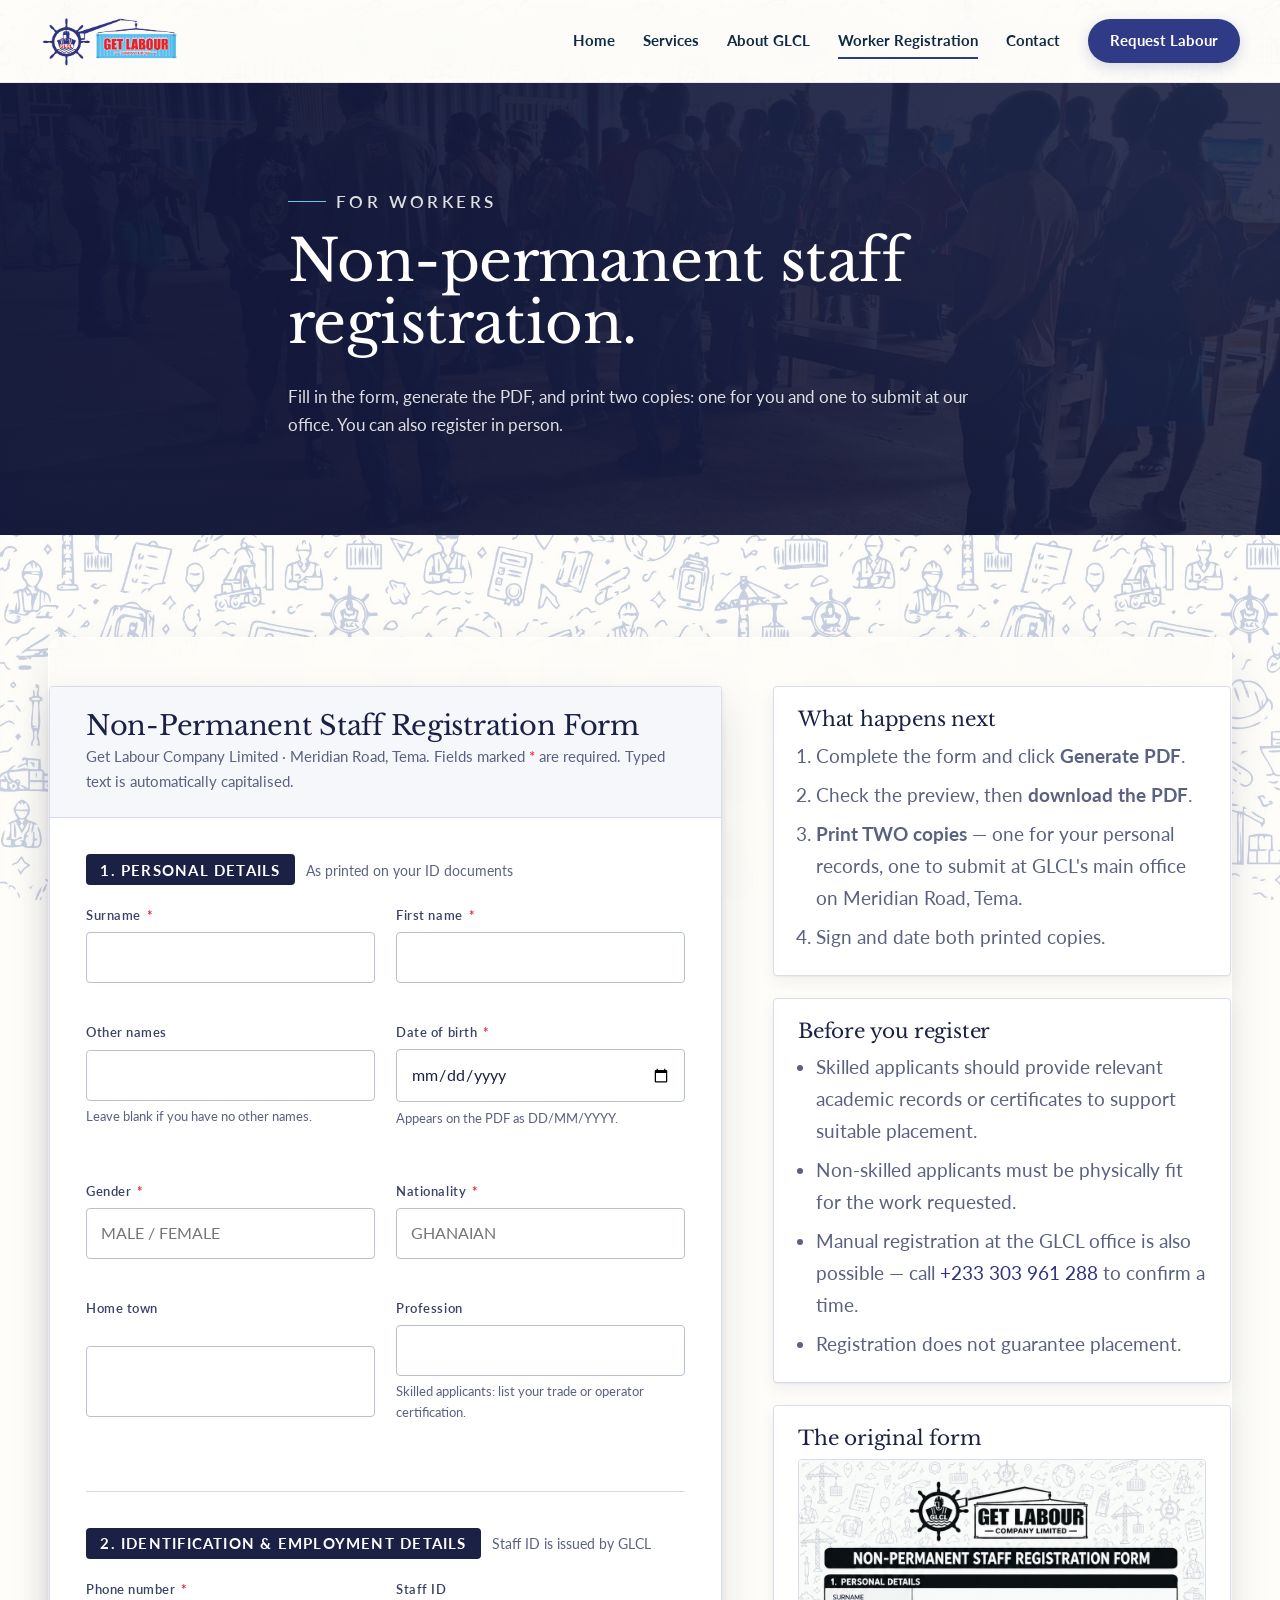
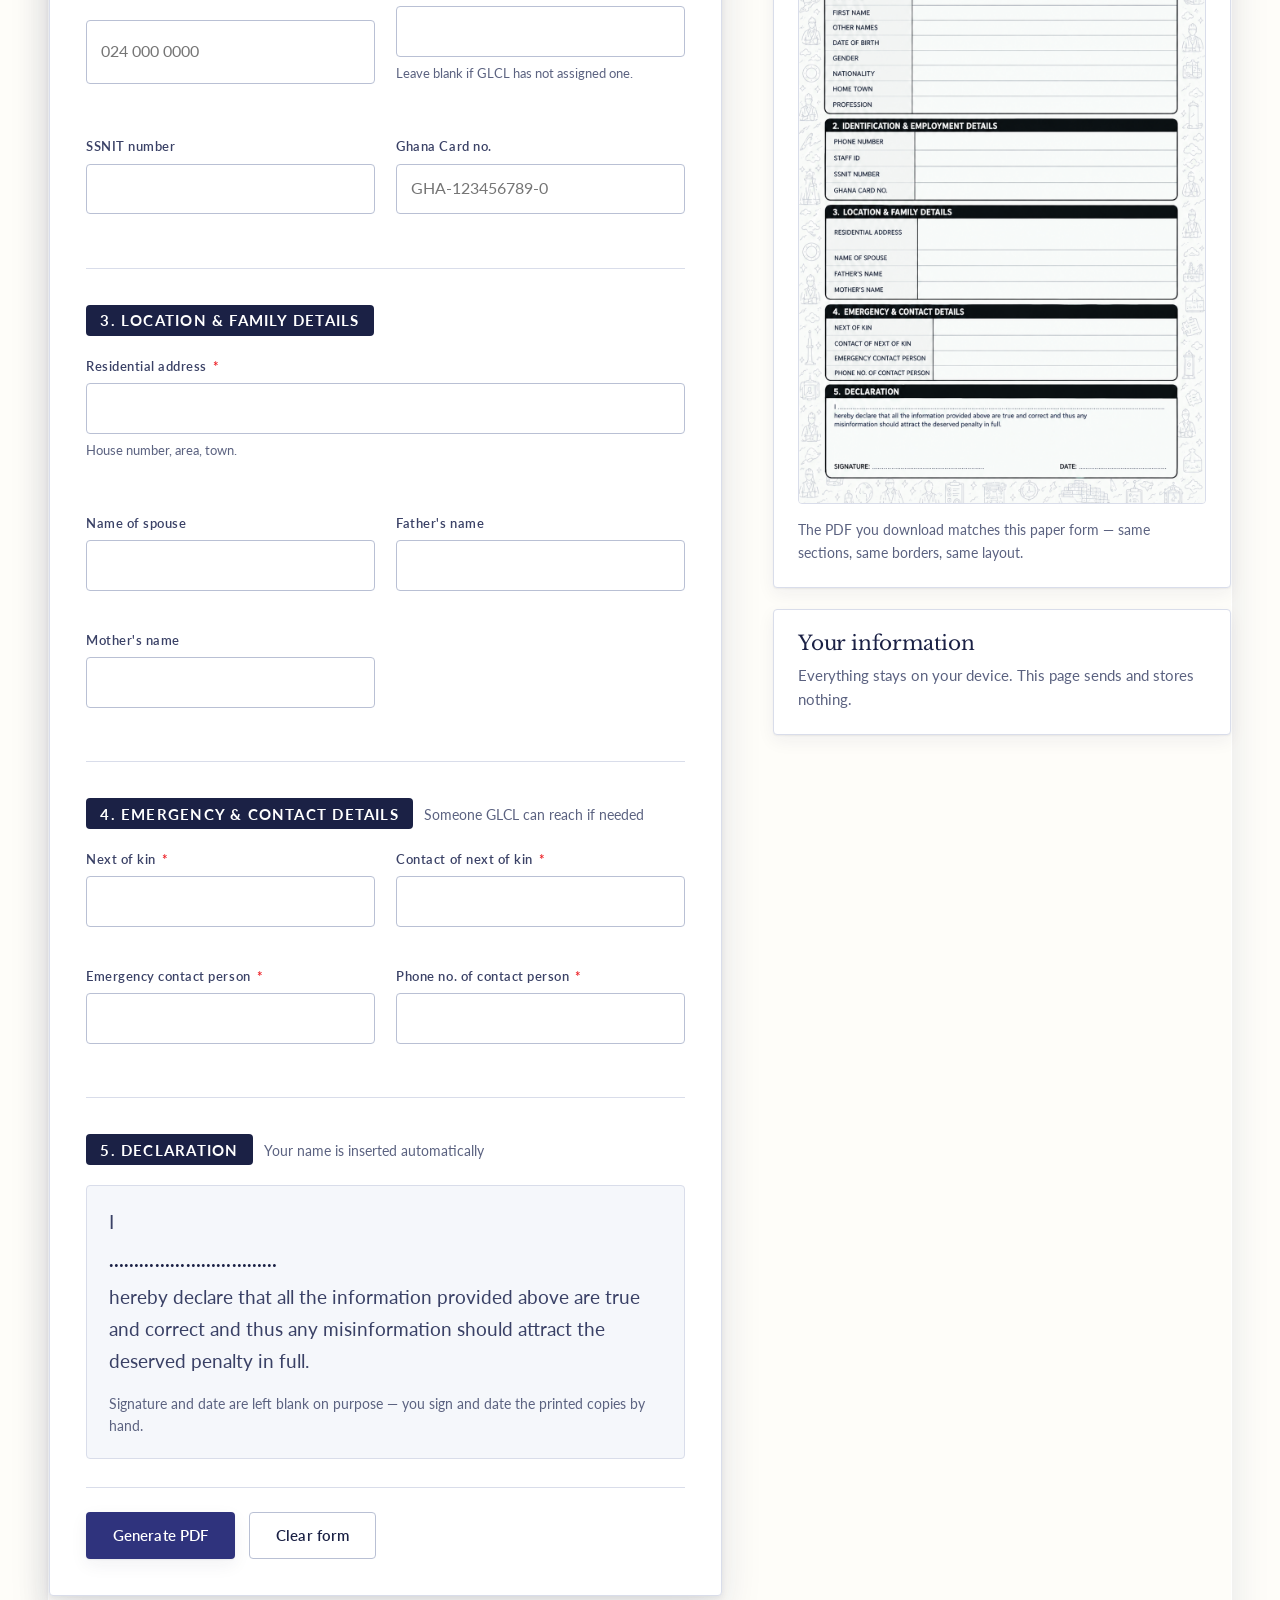
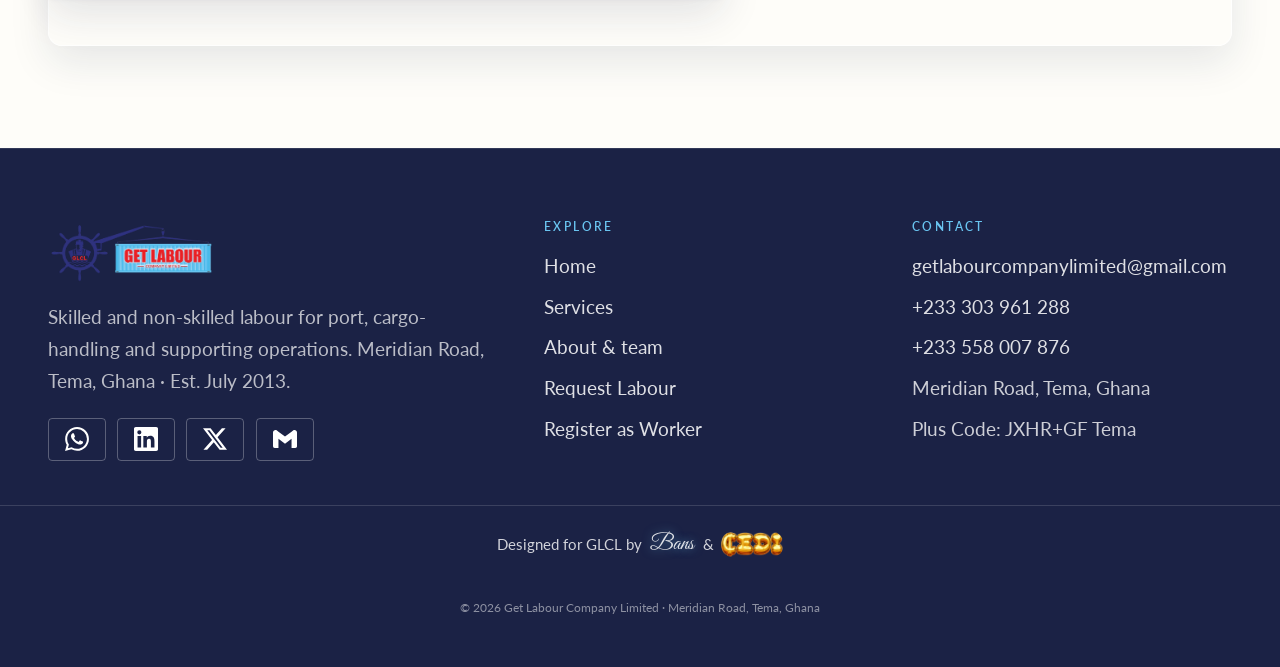
<file: register.html>
<!DOCTYPE html>
<html lang="en">
<head>
  <meta charset="utf-8">
  <meta http-equiv="refresh" content="0; url=register-worker.html">
  <link rel="canonical" href="register-worker.html">
  <title>Redirecting to Worker Registration - Get Labour Company Limited</title>
</head>
<body>
  <p>Redirecting to <a href="register-worker.html">Worker Registration</a>...</p>
  <script>location.replace("register-worker.html");</script>
</body>
</html>
</file>
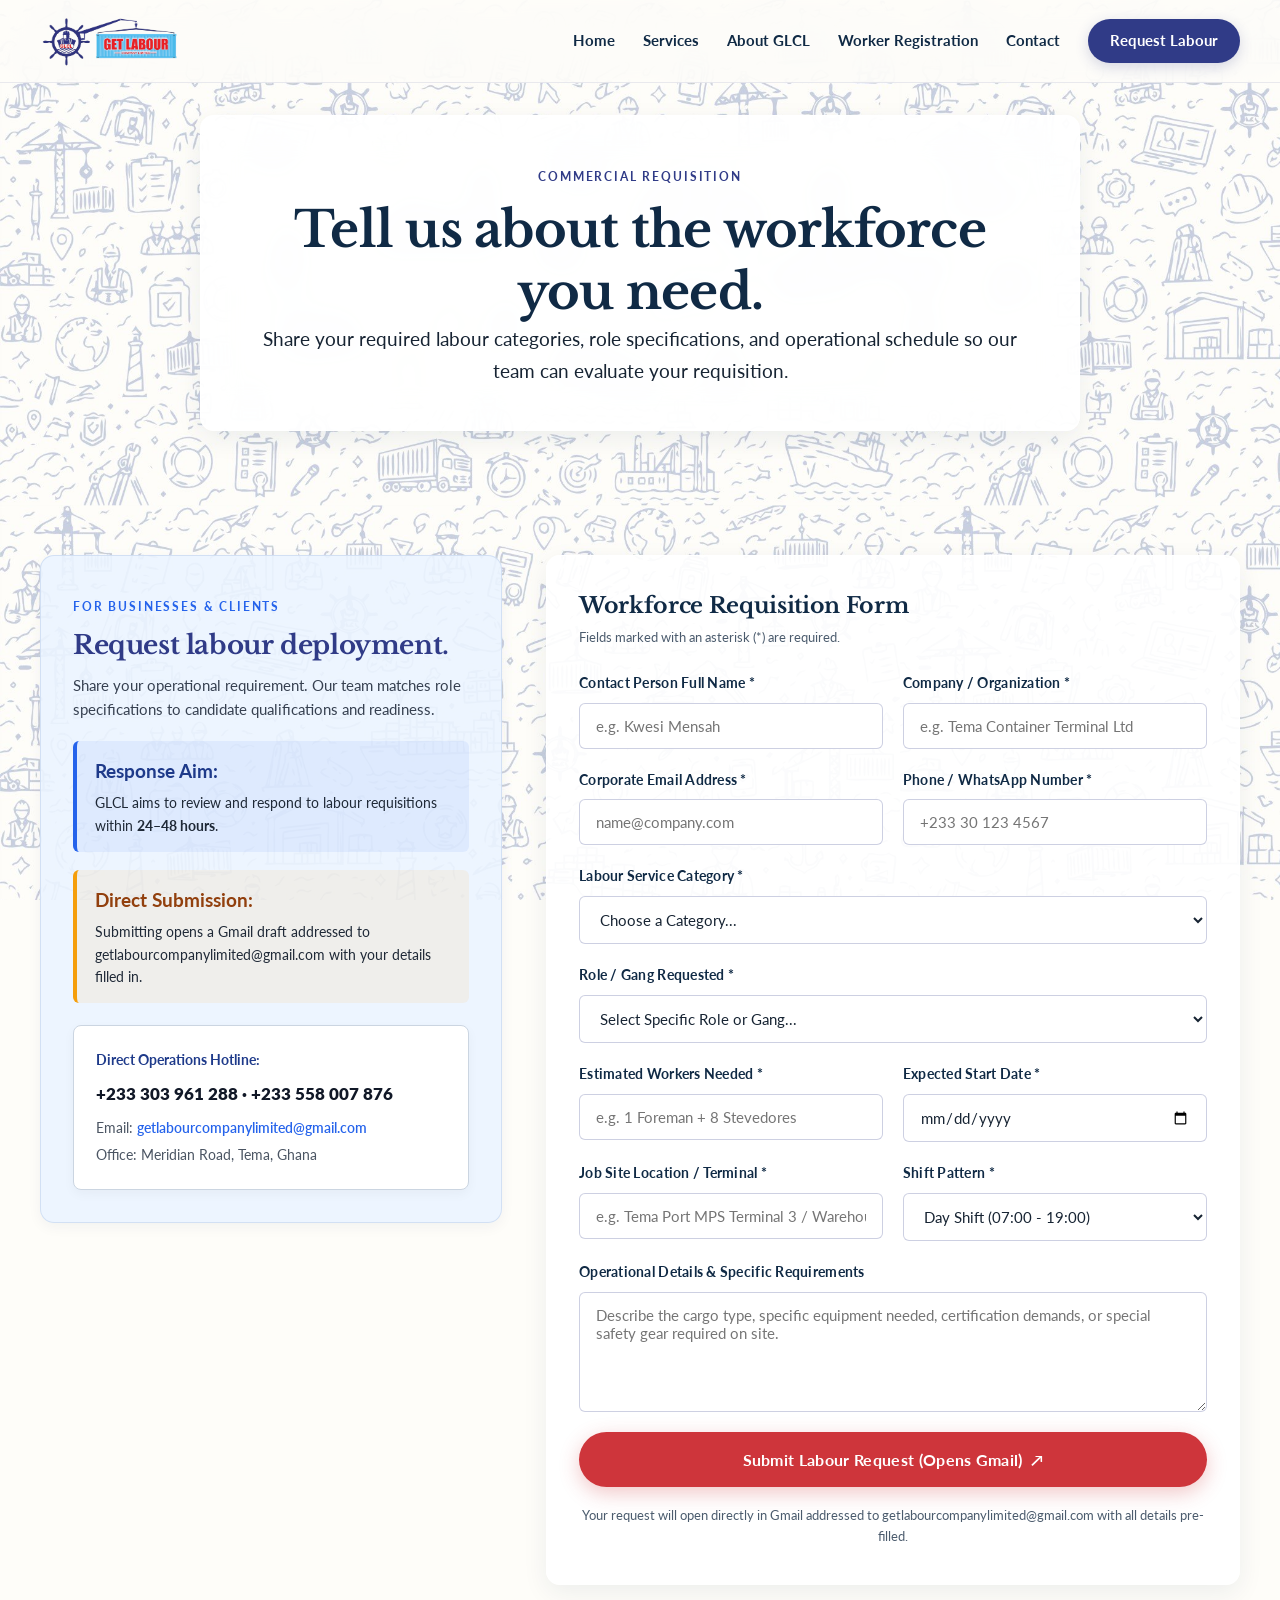
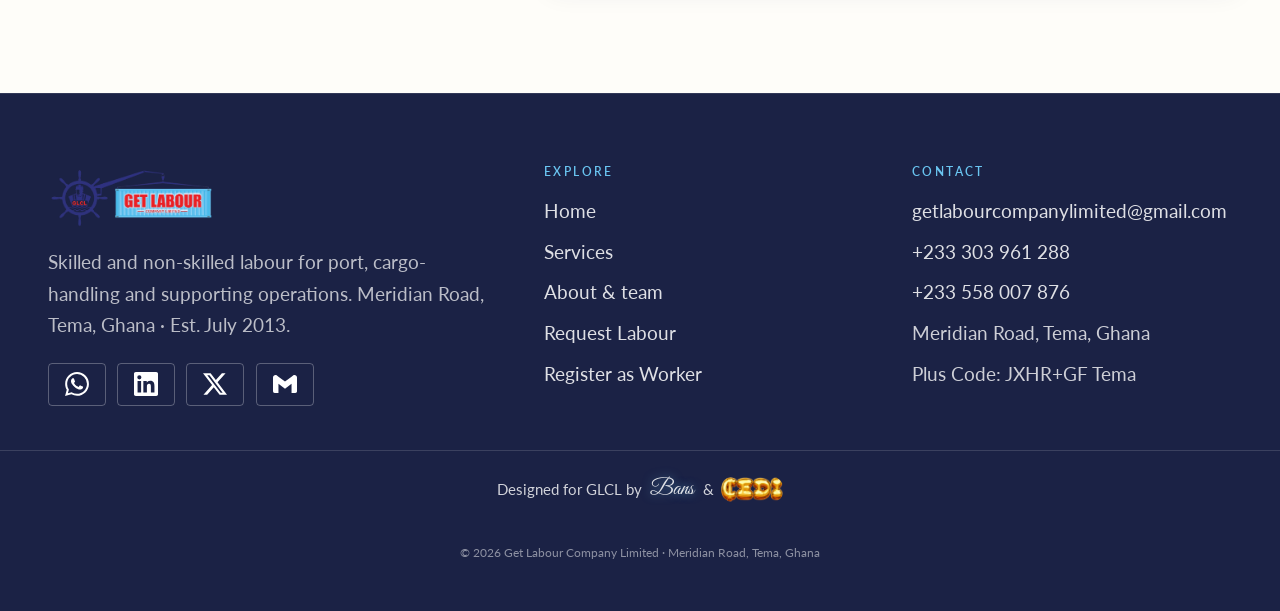
<file: request-labour.html>
<!doctype html>
<html lang="en">
<head>
  <meta charset="utf-8">
  <meta name="viewport" content="width=device-width, initial-scale=1">
  <meta name="theme-color" content="#1B2245">
  <meta name="description" content="Request skilled equipment operators, port tally clerks, or general labour gangs from Get Labour Company Limited (GLCL) in Tema, Ghana.">
  <title>Request Labour | Get Labour Company Limited</title>
  <link rel="icon" type="image/png" href="assets/GLCL%20favicon.png">
  
  <!-- Google Fonts: Libre Baskerville (Headings) + Lato (Body) + Great Vibes (Credit) -->
  <link rel="preconnect" href="https://fonts.googleapis.com">
  <link rel="preconnect" href="https://fonts.gstatic.com" crossorigin>
  <link href="https://fonts.googleapis.com/css2?family=Great+Vibes&family=Lato:ital,wght@0,300;0,400;0,700;0,900;1,400;1,700&family=Libre+Baskerville:ital,wght@0,400;0,700;1,400&display=swap" rel="stylesheet">
  
  <link rel="stylesheet" href="assets/live-scoped.css">
  <link rel="stylesheet" href="styles.css">
</head>
<body>

<div id="main-content">
    
    <!-- Sticky Global Header (Frosted Liquid Glassmorphism) -->
    <header class="site-header">
      <div class="wrap nav-wrap">
        <a class="brand" href="index.html" aria-label="GLCL Home">
          <img src="assets/GLCL%20official%20logo%20transparent.png" alt="Get Labour Company Limited">
        </a>
        <button class="menu-toggle" aria-expanded="false" aria-controls="primary-nav">Menu ☰</button>
        <nav id="primary-nav" class="nav">
          <a href="index.html">Home</a>
          <a href="services.html">Services</a>
          <a href="about.html">About GLCL</a>
          <a href="register-worker.html">Worker Registration</a>
          <a href="contact.html">Contact</a>
          <a class="nav-cta" href="request-labour.html">Request Labour</a>
        </nav>
      </div>
    </header>

    <main id="main">
      <!-- Page Hero in Frosted Glass Card -->
      <section class="page-hero">
        <div class="wrap">
          <div class="page-hero-card reveal-up">
            <p class="eyebrow">COMMERCIAL REQUISITION</p>
            <h1>Tell us about the workforce you need.</h1>
            <p>Share your required labour categories, role specifications, and operational schedule so our team can evaluate your requisition.</p>
          </div>
        </div>
      </section>

      <!-- Request Form Section -->
      <section class="section">
        <div class="wrap form-layout">
          
          <!-- Left Column: Guidance & Operational Contacts -->
          <div class="reveal-up">
            <div class="glass-card card-ice-glass" style="padding: 32px; margin-bottom: 24px;">
              <p class="eyebrow" style="color: #2563EB;">FOR BUSINESSES &amp; CLIENTS</p>
              <h2 style="font-size: 26px; margin-bottom: 12px; color: var(--navy);">Request labour deployment.</h2>
              <p style="font-size: 15px; color: #374151; line-height: 1.6; margin-bottom: 20px;">Share your operational requirement. Our team matches role specifications to candidate qualifications and readiness.</p>

              <div class="status-box info" style="background: rgba(37, 99, 235, 0.08); border-left: 4px solid #2563EB; padding: 14px 18px; margin-bottom: 18px; border-radius: 6px;">
                <strong style="color: #1E3A8A;">Response Aim:</strong>
                <p style="margin: 4px 0 0; font-size: 13.5px; color: #1F2937;">
                  GLCL aims to review and respond to labour requisitions within <strong>24–48 hours</strong>.
                </p>
              </div>

              <div class="status-box warning" style="background: rgba(245, 158, 11, 0.08); border-left: 4px solid #F59E0B; padding: 14px 18px; margin-bottom: 22px; border-radius: 6px;">
                <strong style="color: #92400E;">Direct Submission:</strong>
                <p style="margin: 4px 0 0; font-size: 13.5px; color: #1F2937;">Submitting opens a Gmail draft addressed to getlabourcompanylimited@gmail.com with your details filled in.</p>
              </div>

              <div style="background: #ffffff; padding: 22px; border-radius: 8px; border: 1px solid #CBD5E1; box-shadow: 0 4px 12px rgba(0,0,0,0.04);">
                <div style="font-weight: 700; color: #1E3A8A; font-size: 14px; margin-bottom: 8px;">Direct Operations Hotline:</div>
                <div style="font-size: 17px; font-weight: 800; color: #111827;">
                  <a href="tel:+233303961288" style="color: inherit; text-decoration: none;">+233 303 961 288</a> &middot; <a href="tel:+233558007876" style="color: inherit; text-decoration: none;">+233 558 007 876</a>
                </div>
                <div style="font-size: 13.5px; color: #4B5563; margin-top: 8px;">
                  Email: <a href="mailto:getlabourcompanylimited@gmail.com" style="color: #2563EB; font-weight: 600;">getlabourcompanylimited@gmail.com</a>
                </div>
                <div style="font-size: 13.5px; color: #4B5563; margin-top: 4px;">
                  Office: Meridian Road, Tema, Ghana
                </div>
              </div>
            </div>
          </div>

          <!-- Right Column: Interactive Requisition Form -->
          <div class="reveal-up delay-1">
            <form id="labour-request-form" class="form-card glass-card card-white-glass" style="padding: 36px 32px;">
              <h3 style="font-size: 22px; margin-bottom: 6px; color: var(--deep); font-family: var(--serif);">Workforce Requisition Form</h3>
              <p style="font-size: 13px; color: var(--muted); margin-bottom: 24px;">Fields marked with an asterisk (*) are required.</p>

              <div class="form-grid">
                
                <div class="field">
                  <label for="contact_name">Contact Person Full Name *</label>
                  <input id="contact_name" name="contact_name" type="text" autocomplete="name" required placeholder="e.g. Kwesi Mensah">
                </div>

                <div class="field">
                  <label for="company_name">Company / Organization *</label>
                  <input id="company_name" name="company_name" type="text" required placeholder="e.g. Tema Container Terminal Ltd">
                </div>

                <div class="field">
                  <label for="email">Corporate Email Address *</label>
                  <input id="email" name="email" type="email" autocomplete="email" required placeholder="name@company.com">
                </div>

                <div class="field">
                  <label for="phone">Phone / WhatsApp Number *</label>
                  <input id="phone" name="phone" type="tel" autocomplete="tel" required placeholder="+233 30 123 4567">
                </div>

                <div class="field full">
                  <label for="service_type">Labour Service Category *</label>
                  <select id="service_type" name="service_type" data-category-select required>
                    <option value="">Choose a Category...</option>
                    <option value="Skilled Labour">Skilled Labour (Certified Equipment Operators &amp; Specialists)</option>
                    <option value="Non-Skilled Labour">Non-Skilled Labour (General, Ashore, Topside, Gangs)</option>
                    <option value="Both">Both Categories (Combined Gang &amp; Equipment Operators)</option>
                  </select>
                </div>

                <div class="field full">
                  <label for="role_required">Role / Gang Requested *</label>
                  <select id="role_required" name="role_required" data-role-select required>
                    <option value="">Select Specific Role or Gang...</option>
                    <!-- Skilled options -->
                    <option value="Forklift Operator" data-role-category="Skilled Labour">Forklift Operator</option>
                    <option value="Reach Stacker Operator" data-role-category="Skilled Labour">Reach Stacker Operator</option>
                    <option value="Crane Operator" data-role-category="Skilled Labour">Crane Operator</option>
                    <option value="Supervising Foreman" data-role-category="Skilled Labour">Supervising Foreman</option>
                    <option value="Tally Clerk" data-role-category="Skilled Labour">Tally Clerk</option>
                    <option value="Hatchman / Signalman" data-role-category="Skilled Labour">Hatchman / Signalman</option>
                    <option value="Heavy Duty Driver" data-role-category="Skilled Labour">Heavy Duty Driver</option>
                    <!-- Non-Skilled options -->
                    <option value="General Stevedore Gang" data-role-category="Non-Skilled Labour">General Stevedore Gang</option>
                    <option value="Ashore Labourers" data-role-category="Non-Skilled Labour">Ashore Labourers</option>
                    <option value="Topside Labourers" data-role-category="Non-Skilled Labour">Topside Labourers</option>
                    <option value="Transit Labourers" data-role-category="Non-Skilled Labour">Transit Labourers</option>
                    <option value="Bagging & Packing Labourers" data-role-category="Non-Skilled Labour">Bagging &amp; Packing Labourers</option>
                    <option value="Warehouse Handling Workers" data-role-category="Non-Skilled Labour">Warehouse Handling Workers</option>
                    <!-- Both options -->
                    <option value="Combined Skilled & Non-Skilled Gang" data-role-category="Both">Combined Operations Gang</option>
                    <option value="Other Specialized Operational Role" data-role-category="Both">Other Specialized Operational Role</option>
                  </select>
                </div>

                <div class="field">
                  <label for="workers_needed">Estimated Workers Needed *</label>
                  <input id="workers_needed" name="workers_needed" type="text" required placeholder="e.g. 1 Foreman + 8 Stevedores">
                </div>

                <div class="field">
                  <label for="start_date">Expected Start Date *</label>
                  <input id="start_date" name="start_date" type="date" required>
                </div>

                <div class="field">
                  <label for="work_location">Job Site Location / Terminal *</label>
                  <input id="work_location" name="work_location" type="text" required placeholder="e.g. Tema Port MPS Terminal 3 / Warehouse">
                </div>

                <div class="field">
                  <label for="shift_pattern">Shift Pattern *</label>
                  <select id="shift_pattern" name="shift_pattern" required>
                    <option value="Day Shift (07:00 - 19:00)">Day Shift (07:00 - 19:00)</option>
                    <option value="Night Shift (19:00 - 07:00)">Night Shift (19:00 - 07:00)</option>
                    <option value="24/7 Rotational Gang">24/7 Rotational Gang</option>
                    <option value="Ad-hoc / On-Call">Ad-hoc / On-Call</option>
                  </select>
                </div>

                <div class="field full">
                  <label for="notes">Operational Details &amp; Specific Requirements</label>
                  <textarea id="notes" name="notes" rows="4" placeholder="Describe the cargo type, specific equipment needed, certification demands, or special safety gear required on site."></textarea>
                </div>

                <div class="field full">
                  <button class="btn btn-primary" type="submit" style="width: 100%; justify-content: center; padding: 18px; font-size: 16px;">
                    Submit Labour Request (Opens Gmail) <span>↗</span>
                  </button>
                  <p style="font-size: 12.5px; color: var(--muted); text-align: center; margin-top: 10px; margin-bottom: 0;">
                    Your request will open directly in Gmail addressed to getlabourcompanylimited@gmail.com with all details pre-filled.
                  </p>
                </div>

              </div>
            </form>
          </div>

        </div>
      </section>
    </main>

<div class="lv lv-footer">
  <footer class="site-footer">
    <div class="container footer-grid">
      <div class="footer-brand">
        <img src="assets/GLCL%20official%20logo%20transparent.png" alt="Get Labour Company Limited" width="825" height="302" loading="lazy">
        <p>Skilled and non-skilled labour for port, cargo-handling and supporting operations. Meridian Road, Tema, Ghana · Est. July 2013.</p>
        <div class="social-row">
          <a class="social-link" href="https://wa.me/233303961288" target="_blank" rel="noopener noreferrer" aria-label="Chat with GLCL on WhatsApp"><svg viewBox="0 0 24 24" fill="#FFFFFF" aria-hidden="true"><path d="M17.47 14.38c-.3-.15-1.76-.87-2.03-.97-.27-.1-.47-.15-.67.15-.2.3-.77.97-.94 1.17-.17.2-.35.22-.65.07-.3-.15-1.26-.46-2.4-1.48-.89-.79-1.49-1.77-1.66-2.07-.17-.3-.02-.46.13-.61.13-.13.3-.35.45-.52.15-.17.2-.3.3-.5.1-.2.05-.37-.02-.52-.08-.15-.67-1.62-.92-2.22-.24-.58-.49-.5-.67-.51h-.57c-.2 0-.52.07-.79.37-.27.3-1.04 1.02-1.04 2.48 0 1.46 1.07 2.88 1.21 3.07.15.2 2.1 3.2 5.08 4.49.71.31 1.27.49 1.7.63.71.23 1.36.2 1.87.12.57-.09 1.76-.72 2.01-1.41.25-.7.25-1.29.17-1.41-.07-.13-.27-.2-.57-.35M12.05 21.79h-.01a9.87 9.87 0 0 1-5.03-1.38l-.36-.21-3.74.98 1-3.65-.24-.37a9.86 9.86 0 0 1-1.51-5.26c0-5.45 4.44-9.88 9.89-9.88a9.82 9.82 0 0 1 6.99 2.9 9.82 9.82 0 0 1 2.89 6.99c0 5.45-4.44 9.88-9.88 9.88m8.41-18.3A11.81 11.81 0 0 0 12.05 0C5.5 0 .16 5.34.16 11.89c0 2.1.55 4.14 1.59 5.95L.06 24l6.3-1.65a11.88 11.88 0 0 0 5.68 1.45h.01c6.55 0 11.89-5.34 11.89-11.89 0-3.18-1.24-6.16-3.48-8.41"/></svg><span class="sr-only-text">WhatsApp</span></a>
          <a class="social-link" href="https://www.linkedin.com/in/getlabour-2025i" target="_blank" rel="noopener noreferrer" aria-label="GLCL on LinkedIn"><svg viewBox="0 0 24 24" fill="#FFFFFF" aria-hidden="true"><path d="M20.45 20.45h-3.56v-5.57c0-1.33-.02-3.04-1.85-3.04-1.85 0-2.14 1.45-2.14 2.94v5.67H9.35V9h3.41v1.56h.05c.48-.9 1.64-1.85 3.37-1.85 3.6 0 4.27 2.37 4.27 5.46v6.28zM5.34 7.43a2.06 2.06 0 1 1 0-4.13 2.06 2.06 0 0 1 0 4.13zM7.12 20.45H3.56V9h3.56v11.45zM22.22 0H1.77C.79 0 0 .77 0 1.73v20.54C0 23.23.79 24 1.77 24h20.45c.98 0 1.78-.77 1.78-1.73V1.73C24 .77 23.2 0 22.22 0z"/></svg><span class="sr-only-text">LinkedIn</span></a>
          <a class="social-link" href="https://x.com/glcl62025" target="_blank" rel="noopener noreferrer" aria-label="GLCL on X"><svg viewBox="0 0 24 24" fill="#FFFFFF" aria-hidden="true"><path d="M18.9 1.15h3.68l-8.04 9.19L24 22.85h-7.41l-5.8-7.58-6.64 7.58H.47l8.6-9.83L0 1.15h7.59l5.24 6.93 6.07-6.93zm-1.29 19.5h2.04L6.48 3.24H4.3l13.31 17.41z"/></svg><span class="sr-only-text">X</span></a>
          <a class="social-link" href="mailto:getlabourcompanylimited@gmail.com" aria-label="Email GLCL"><svg viewBox="0 0 24 24" fill="#FFFFFF" aria-hidden="true"><path d="M24 5.457v13.909c0 .904-.732 1.636-1.636 1.636h-3.819V11.73L12 16.64l-6.545-4.91v9.269H1.636A1.636 1.636 0 0 1 0 19.366V5.457c0-2.023 2.309-3.178 3.927-1.964L5.455 4.64 12 9.548l6.545-4.91 1.528-1.145C21.69 2.28 24 3.434 24 5.457z"/></svg><span class="sr-only-text">Email</span></a>
        </div>
      </div>
      <div>
        <h3>Explore</h3>
        <ul class="footer-list">
          <li><a href="index.html">Home</a></li>
          <li><a href="services.html">Services</a></li>
          <li><a href="about.html">About &amp; team</a></li>
          <li><a href="request-labour.html">Request Labour</a></li>
          <li><a href="register-worker.html">Register as Worker</a></li>
        </ul>
      </div>
      <div>
        <h3>Contact</h3>
        <ul class="footer-list">
          <li><a href="mailto:getlabourcompanylimited@gmail.com">getlabourcompanylimited@gmail.com</a></li>
          <li><a href="tel:+233303961288">+233 303 961 288</a></li>
          <li><a href="tel:+233558007876">+233 558 007 876</a></li>
          <li>Meridian Road, Tema, Ghana</li>
          <li>Plus Code: JXHR+GF Tema</li>
        </ul>
      </div>
    </div>
    <div class="footer-credit">
      <p class="footer-credit__line">
        <span>Designed for GLCL by</span>
        <a class="bans" href="https://wa.me/233244704066?text=Hi%20Bans%20%F0%9F%91%8B%F0%9F%8F%BC%20%2C%20I%20need%20you%20to%20build%20a%20website%20for%20me." target="_blank" rel="noopener noreferrer" aria-label="Message Bans on WhatsApp">Bans</a>
        <span aria-hidden="true">&amp;</span>
        <a class="cedi-link" href="https://wa.me/233246905188?text=Hi%20%E2%82%B5edi%20%F0%9F%91%8B%F0%9F%8F%BC%20%2C%20I%20need%20you%20to%20build%20a%20website%20for%20me." target="_blank" rel="noopener noreferrer" aria-label="Message Cedi on WhatsApp">
          <img src="assets/cedi-credit.png" alt="Cedi" width="288" height="116" loading="lazy">
        </a>
      </p>
      <p class="footer-legal">© <span data-year>2026</span> Get Labour Company Limited · Meridian Road, Tema, Ghana</p>
    </div>
  </footer>
  </div>
  </div>

  <script src="script.js"></script>
  <!-- Functional Back to Top Button (Fixed to bottom-right) -->
  <button type="button" id="back-to-top" class="back-to-top" aria-label="Back to top">
    <svg viewBox="0 0 24 24" aria-hidden="true" fill="none" stroke="currentColor" stroke-width="2.4" stroke-linecap="round" stroke-linejoin="round">
      <path d="M12 19V5"/>
      <path d="m5 12 7-7 7 7"/>
    </svg>
  </button>

</body>
</html>
</file>
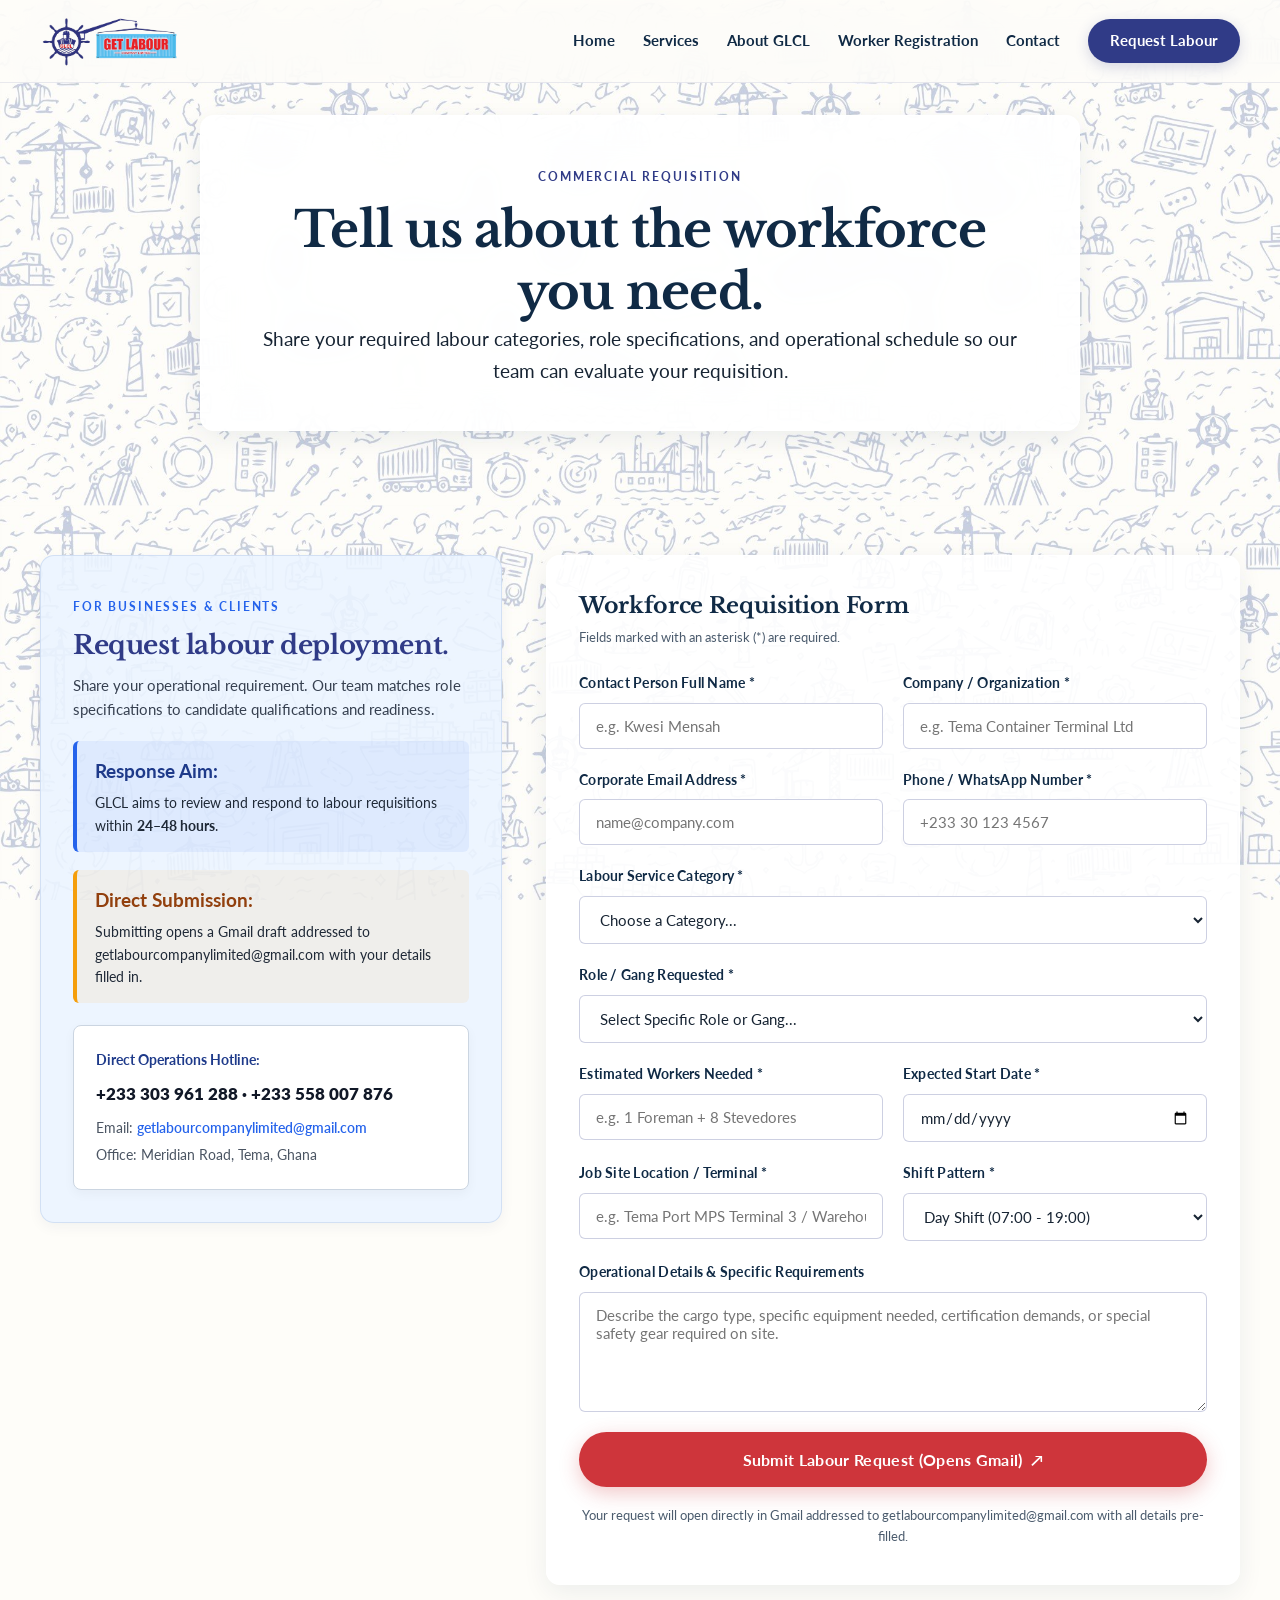
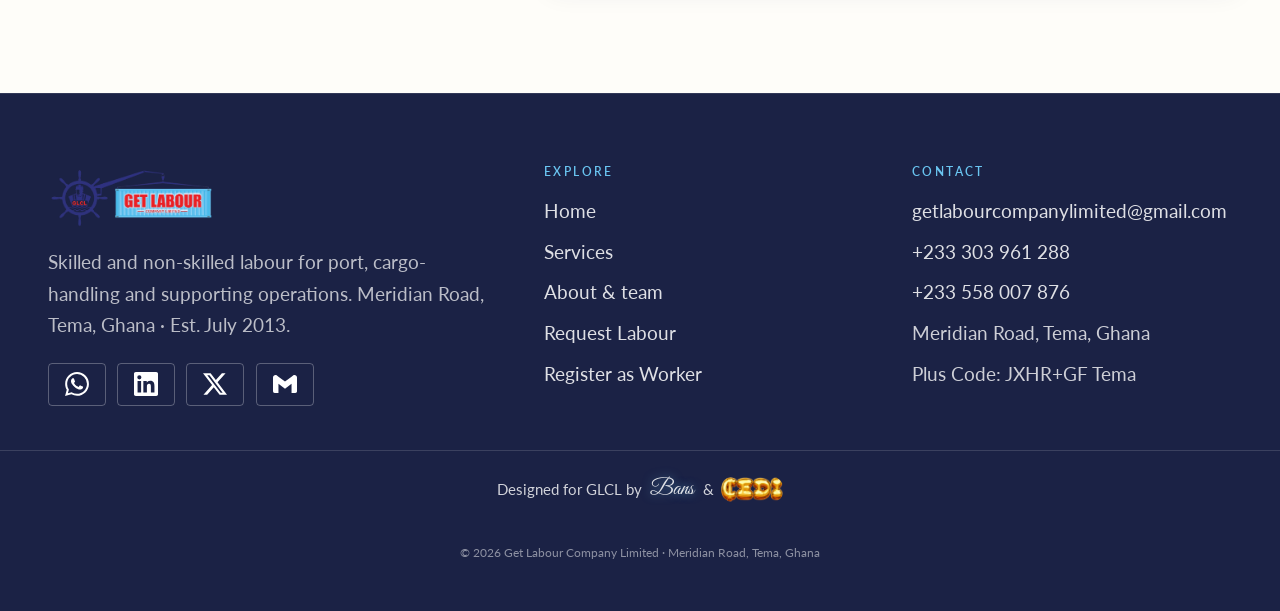
<file: request.html>
<!DOCTYPE html>
<html lang="en">
<head>
  <meta charset="utf-8">
  <meta http-equiv="refresh" content="0; url=request-labour.html">
  <link rel="canonical" href="request-labour.html">
  <title>Redirecting to Request Labour - Get Labour Company Limited</title>
</head>
<body>
  <p>Redirecting to <a href="request-labour.html">Request Labour</a>...</p>
  <script>location.replace("request-labour.html");</script>
</body>
</html>
</file>
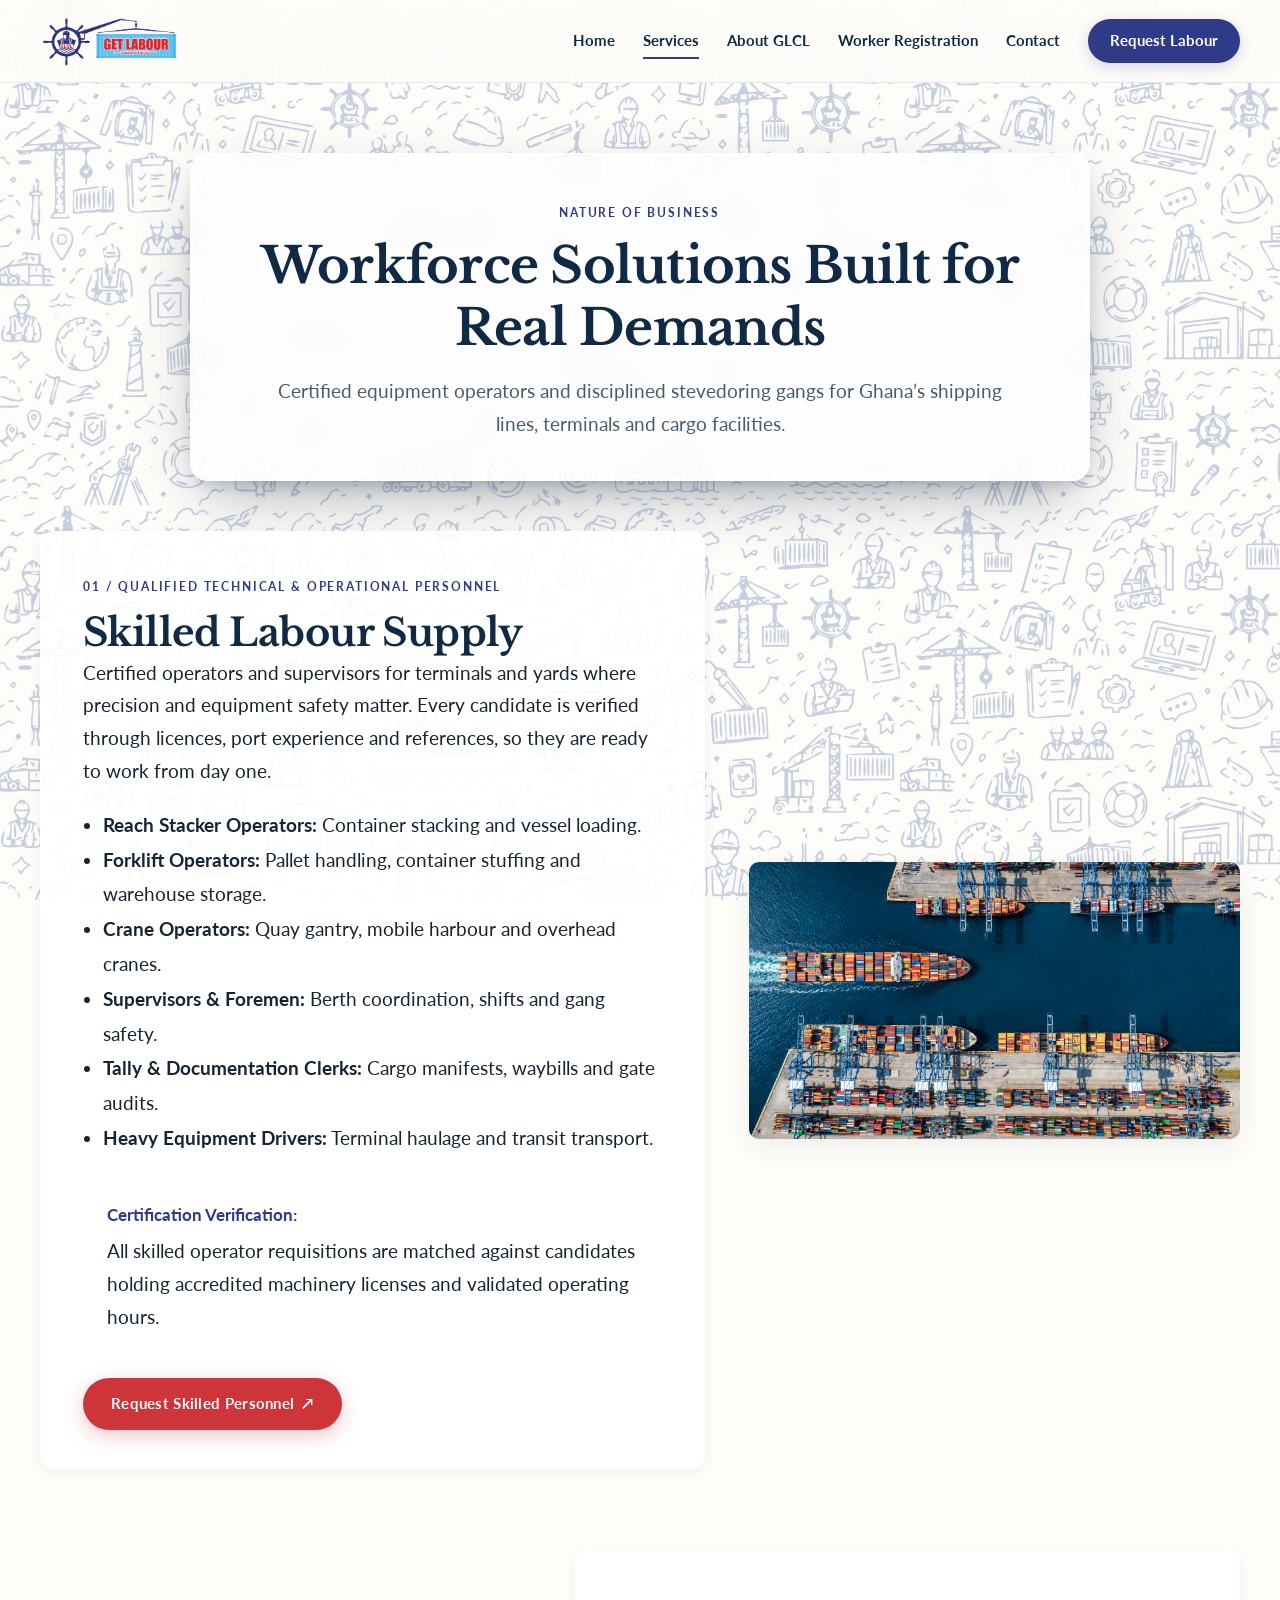
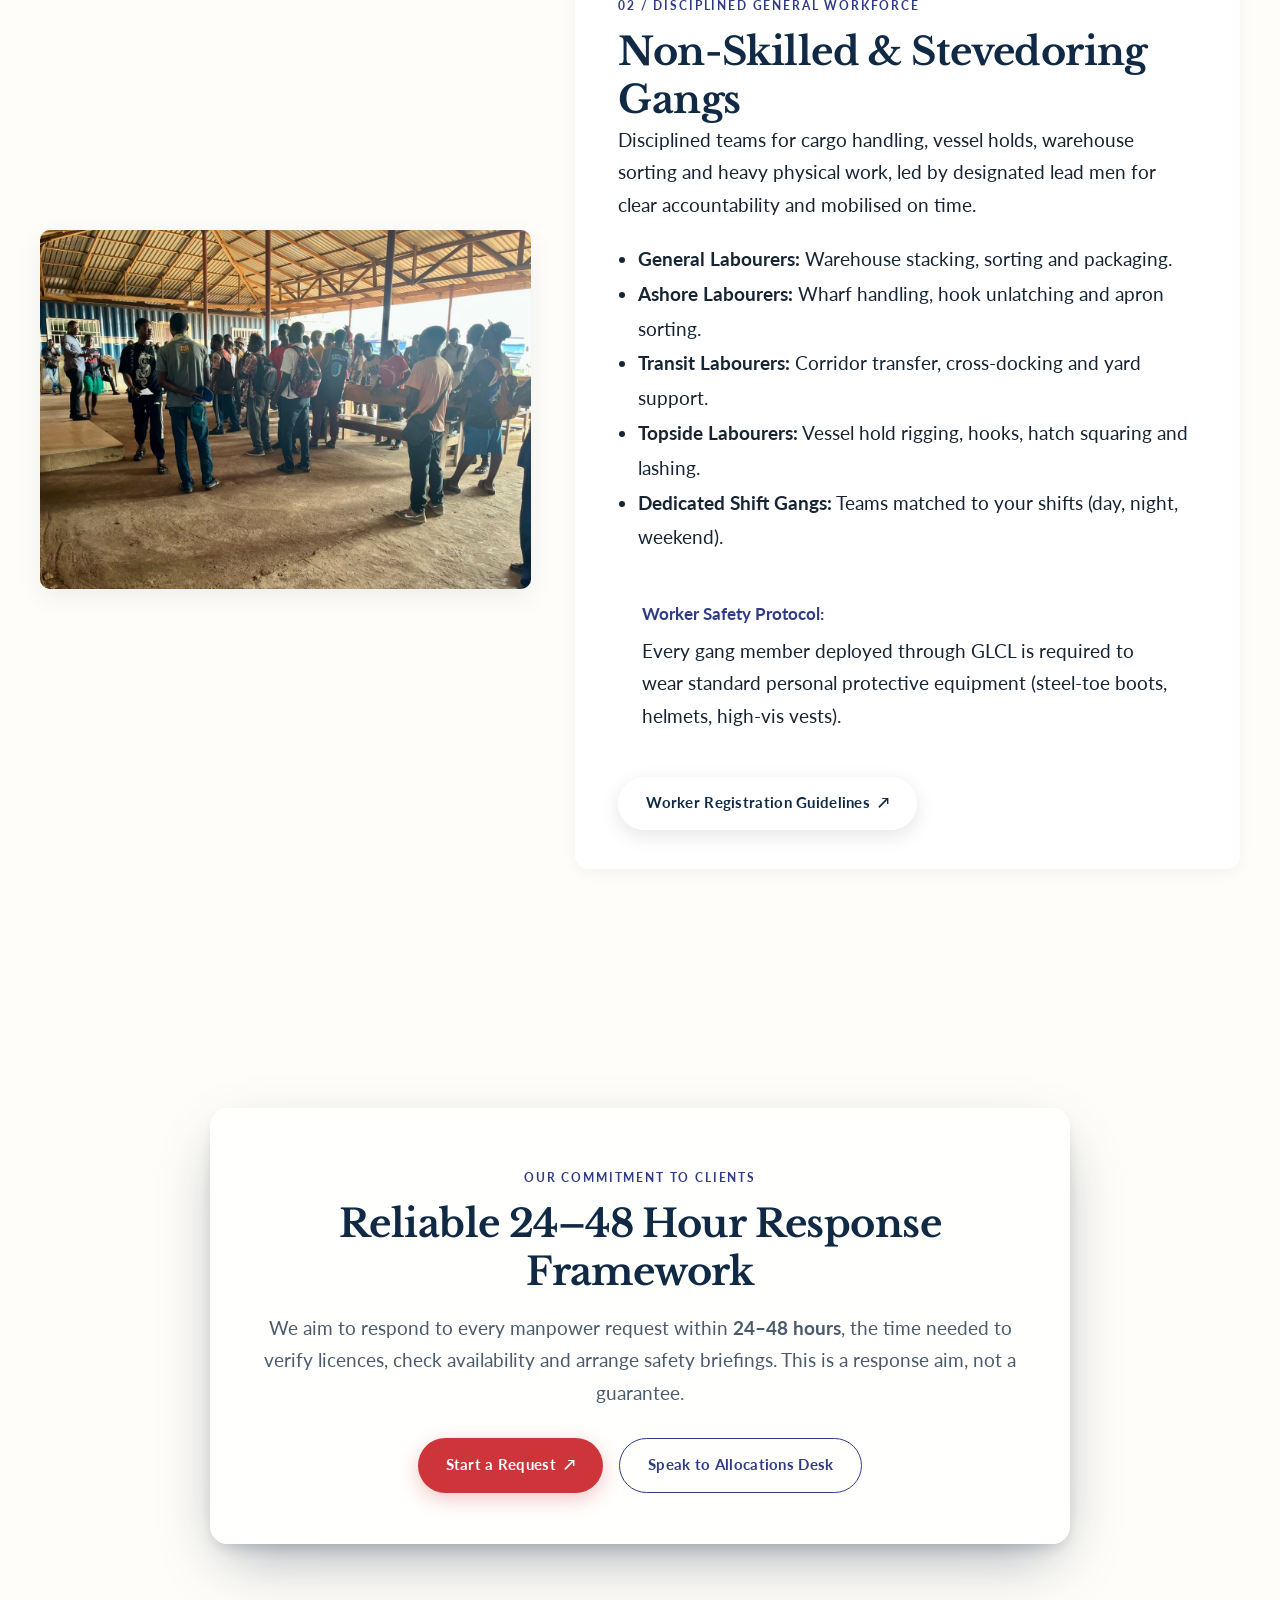
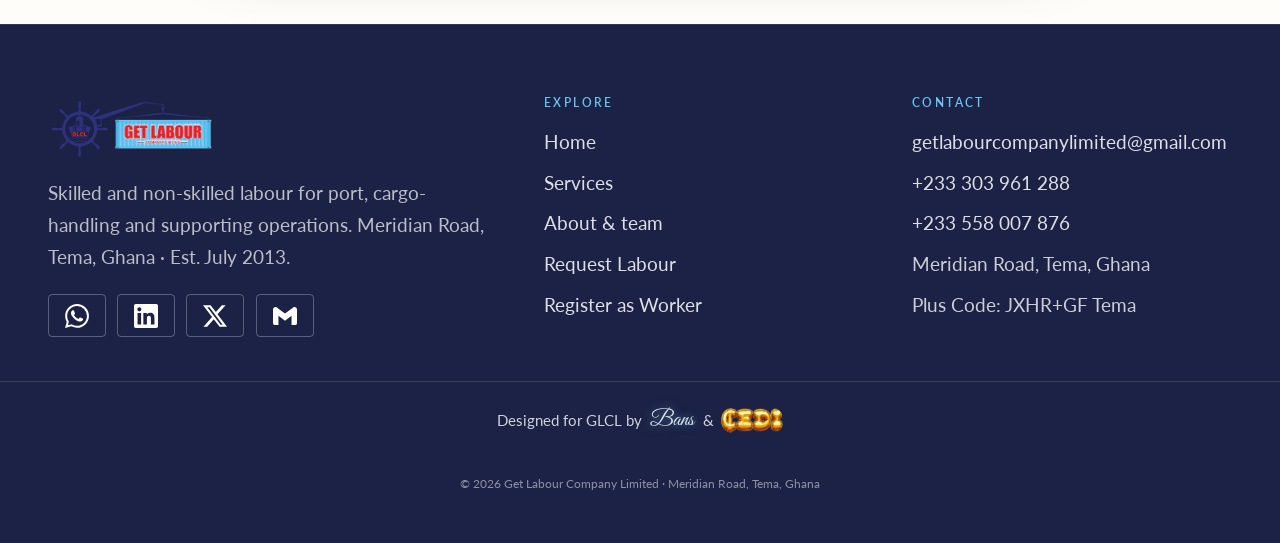
<file: services.html>
<!doctype html>
<html lang="en">
<head>
  <meta charset="utf-8">
  <meta name="viewport" content="width=device-width, initial-scale=1">
  <meta name="theme-color" content="#102A45">
  <meta name="description" content="Skilled and non-skilled labour supply for commercial, port-related, and industrial operations across Tema and Ghana. Forklifts, reach stackers, and general labour gangs.">
  <title>Services | Get Labour Company Limited</title>
  <link rel="icon" type="image/png" href="assets/GLCL%20favicon.png">
  
  <!-- Google Fonts: Libre Baskerville (Headings) + Lato (Body) + Great Vibes (Credit) -->
  <link rel="preconnect" href="https://fonts.googleapis.com">
  <link rel="preconnect" href="https://fonts.gstatic.com" crossorigin>
  <link href="https://fonts.googleapis.com/css2?family=Great+Vibes&family=Lato:ital,wght@0,300;0,400;0,700;0,900;1,400;1,700&family=Libre+Baskerville:ital,wght@0,400;0,700;1,400&display=swap" rel="stylesheet">
  
  <link rel="stylesheet" href="assets/live-scoped.css">
  <link rel="stylesheet" href="styles.css">
</head>
<body>

<a class="skip-link" href="#main">Skip to main content</a>

  <!-- Top Announcement Strip -->
  <div class="announcement">
    <div class="wrap announcement-inner">
      <span>Get Labour Company Limited · Est. July 2013 · Meridian Road, Tema, Ghana</span>
      <a href="tel:+233303961288">Speak to our team ↗</a>
    </div>
  </div>

  <!-- Sticky Global Header (Frosted Liquid Glassmorphism) -->
  <header class="site-header">
    <div class="wrap nav-wrap">
      <a class="brand" href="index.html" aria-label="GLCL Home">
        <img src="assets/GLCL%20official%20logo%20transparent.png" alt="Get Labour Company Limited">
      </a>
      <button class="menu-toggle" aria-expanded="false" aria-controls="primary-nav">Menu ☰</button>
      <nav id="primary-nav" class="nav">
          <a href="index.html">Home</a>
          <a class="active" href="services.html">Services</a>
          <a href="about.html">About GLCL</a>
          <a href="register-worker.html">Worker Registration</a>
          <a href="contact.html">Contact</a>
          <a class="nav-cta" href="request-labour.html">Request Labour</a>
        </nav>
    </div>
  </header>

  <main id="main">
    <!-- Page Hero Banner -->
    <section class="section" style="padding: 70px 0 30px; text-align: center;">
      <div class="wrap"><div class="glass-pop" style="max-width: 900px; margin: 0 auto;">
        <p class="eyebrow reveal-up">NATURE OF BUSINESS</p>
        <h1 class="reveal-up delay-1" style="margin-bottom: 16px;">Workforce Solutions Built for Real Demands</h1>
        <p class="reveal-up delay-2" style="max-width: 760px; margin: 0 auto; color: var(--muted); font-size: 14.5pt;">Certified equipment operators and disciplined stevedoring gangs for Ghana’s shipping lines, terminals and cargo facilities.</p>
      </div></div>
    </section>

    <!-- Services Overview Section -->
    <section class="section" style="padding-top: 20px;">
      <div class="wrap">

        <!-- 01. Skilled Labour Supply Feature -->
        <div class="two-col reveal-up" id="skilled" style="margin-bottom: 80px;">
          <div class="two-col-text">
            <p class="eyebrow">01 / QUALIFIED TECHNICAL &amp; OPERATIONAL PERSONNEL</p>
            <h2>Skilled Labour Supply</h2>
            <p>Certified operators and supervisors for terminals and yards where precision and equipment safety matter. Every candidate is verified through licences, port experience and references, so they are ready to work from day one.</p>

            <ul style="padding-left: 20px; margin: 20px 0; line-height: 1.8; color: var(--ink); font-size: 14.5pt;">
              <li><strong>Reach Stacker Operators:</strong> Container stacking and vessel loading.</li>
              <li><strong>Forklift Operators:</strong> Pallet handling, container stuffing and warehouse storage.</li>
              <li><strong>Crane Operators:</strong> Quay gantry, mobile harbour and overhead cranes.</li>
              <li><strong>Supervisors &amp; Foremen:</strong> Berth coordination, shifts and gang safety.</li>
              <li><strong>Tally &amp; Documentation Clerks:</strong> Cargo manifests, waybills and gate audits.</li>
              <li><strong>Heavy Equipment Drivers:</strong> Terminal haulage and transit transport.</li>
            </ul>

            <div class="glass-surface" style="margin-top: 24px; padding: 20px 24px;">
              <strong style="color: var(--navy); display: block; margin-bottom: 6px;">Certification Verification:</strong>
              <span style="font-size: 14.5pt; color: var(--ink);">
                All skilled operator requisitions are matched against candidates holding accredited machinery licenses and validated operating hours.
              </span>
            </div>

            <div style="margin-top: 24px;">
              <a class="btn btn-primary" href="request-labour.html">Request Skilled Personnel <span>↗</span></a>
            </div>
          </div>

          <div class="two-col-media reveal-up delay-1">
            <img src="assets/Homepage%20hero%201.png" alt="GLCL Reach Stacker and Container Terminal Operations">
          </div>
        </div>

        <!-- 02. Non-Skilled Labour Supply Feature -->
        <div class="two-col reverse reveal-up" id="non-skilled" style="margin-bottom: 80px;">
          <div class="two-col-media">
            <img src="assets/GLCL%20Labourers.jpeg" alt="GLCL Disciplined General Labour Gang on Site">
          </div>

          <div class="two-col-text">
            <p class="eyebrow">02 / DISCIPLINED GENERAL WORKFORCE</p>
            <h2>Non-Skilled &amp; Stevedoring Gangs</h2>
            <p>Disciplined teams for cargo handling, vessel holds, warehouse sorting and heavy physical work, led by designated lead men for clear accountability and mobilised on time.</p>

            <ul style="padding-left: 20px; margin: 20px 0; line-height: 1.8; color: var(--ink); font-size: 14.5pt;">
              <li><strong>General Labourers:</strong> Warehouse stacking, sorting and packaging.</li>
              <li><strong>Ashore Labourers:</strong> Wharf handling, hook unlatching and apron sorting.</li>
              <li><strong>Transit Labourers:</strong> Corridor transfer, cross-docking and yard support.</li>
              <li><strong>Topside Labourers:</strong> Vessel hold rigging, hooks, hatch squaring and lashing.</li>
              <li><strong>Dedicated Shift Gangs:</strong> Teams matched to your shifts (day, night, weekend).</li>
            </ul>

            <div class="glass-surface" style="margin-top: 24px; padding: 20px 24px;">
              <strong style="color: var(--navy); display: block; margin-bottom: 6px;">Worker Safety Protocol:</strong>
              <span style="font-size: 14.5pt; color: var(--ink);">
                Every gang member deployed through GLCL is required to wear standard personal protective equipment (steel-toe boots, helmets, high-vis vests).
              </span>
            </div>

            <div style="margin-top: 24px;">
              <a class="btn btn-secondary" href="register-worker.html">Worker Registration Guidelines <span>↗</span></a>
            </div>
          </div>
        </div>

      </div>
    </section>

    <!-- Response Commitment Callout (Glassmorphism card) -->
    <section class="section section-tinted">
      <div class="wrap">
        <div class="glass-surface glass-pop reveal-up" style="max-width: 860px; margin: 0 auto; text-align: center; padding: 50px 48px;">
          <p class="eyebrow">OUR COMMITMENT TO CLIENTS</p>
          <h2 style="margin-bottom: 16px;">Reliable 24–48 Hour Response Framework</h2>
          <p style="font-size: 14.5pt; color: var(--muted); line-height: 1.7; margin-bottom: 28px;">We aim to respond to every manpower request within <strong>24–48 hours</strong>, the time needed to verify licences, check availability and arrange safety briefings. This is a response aim, not a guarantee.</p>
          <div style="display: flex; justify-content: center; gap: 16px; flex-wrap: wrap;">
            <a class="btn btn-primary" href="request-labour.html">Start a Request <span>↗</span></a>
            <a class="btn btn-outline-dark" href="contact.html">Speak to Allocations Desk</a>
          </div>
        </div>
      </div>
    </section>
  </main>

<div class="lv lv-footer">
  <footer class="site-footer">
    <div class="container footer-grid">
      <div class="footer-brand">
        <img src="assets/GLCL%20official%20logo%20transparent.png" alt="Get Labour Company Limited" width="825" height="302" loading="lazy">
        <p>Skilled and non-skilled labour for port, cargo-handling and supporting operations. Meridian Road, Tema, Ghana · Est. July 2013.</p>
        <div class="social-row">
          <a class="social-link" href="https://wa.me/233303961288" target="_blank" rel="noopener noreferrer" aria-label="Chat with GLCL on WhatsApp"><svg viewBox="0 0 24 24" fill="#FFFFFF" aria-hidden="true"><path d="M17.47 14.38c-.3-.15-1.76-.87-2.03-.97-.27-.1-.47-.15-.67.15-.2.3-.77.97-.94 1.17-.17.2-.35.22-.65.07-.3-.15-1.26-.46-2.4-1.48-.89-.79-1.49-1.77-1.66-2.07-.17-.3-.02-.46.13-.61.13-.13.3-.35.45-.52.15-.17.2-.3.3-.5.1-.2.05-.37-.02-.52-.08-.15-.67-1.62-.92-2.22-.24-.58-.49-.5-.67-.51h-.57c-.2 0-.52.07-.79.37-.27.3-1.04 1.02-1.04 2.48 0 1.46 1.07 2.88 1.21 3.07.15.2 2.1 3.2 5.08 4.49.71.31 1.27.49 1.7.63.71.23 1.36.2 1.87.12.57-.09 1.76-.72 2.01-1.41.25-.7.25-1.29.17-1.41-.07-.13-.27-.2-.57-.35M12.05 21.79h-.01a9.87 9.87 0 0 1-5.03-1.38l-.36-.21-3.74.98 1-3.65-.24-.37a9.86 9.86 0 0 1-1.51-5.26c0-5.45 4.44-9.88 9.89-9.88a9.82 9.82 0 0 1 6.99 2.9 9.82 9.82 0 0 1 2.89 6.99c0 5.45-4.44 9.88-9.88 9.88m8.41-18.3A11.81 11.81 0 0 0 12.05 0C5.5 0 .16 5.34.16 11.89c0 2.1.55 4.14 1.59 5.95L.06 24l6.3-1.65a11.88 11.88 0 0 0 5.68 1.45h.01c6.55 0 11.89-5.34 11.89-11.89 0-3.18-1.24-6.16-3.48-8.41"/></svg><span class="sr-only-text">WhatsApp</span></a>
          <a class="social-link" href="https://www.linkedin.com/in/getlabour-2025i" target="_blank" rel="noopener noreferrer" aria-label="GLCL on LinkedIn"><svg viewBox="0 0 24 24" fill="#FFFFFF" aria-hidden="true"><path d="M20.45 20.45h-3.56v-5.57c0-1.33-.02-3.04-1.85-3.04-1.85 0-2.14 1.45-2.14 2.94v5.67H9.35V9h3.41v1.56h.05c.48-.9 1.64-1.85 3.37-1.85 3.6 0 4.27 2.37 4.27 5.46v6.28zM5.34 7.43a2.06 2.06 0 1 1 0-4.13 2.06 2.06 0 0 1 0 4.13zM7.12 20.45H3.56V9h3.56v11.45zM22.22 0H1.77C.79 0 0 .77 0 1.73v20.54C0 23.23.79 24 1.77 24h20.45c.98 0 1.78-.77 1.78-1.73V1.73C24 .77 23.2 0 22.22 0z"/></svg><span class="sr-only-text">LinkedIn</span></a>
          <a class="social-link" href="https://x.com/glcl62025" target="_blank" rel="noopener noreferrer" aria-label="GLCL on X"><svg viewBox="0 0 24 24" fill="#FFFFFF" aria-hidden="true"><path d="M18.9 1.15h3.68l-8.04 9.19L24 22.85h-7.41l-5.8-7.58-6.64 7.58H.47l8.6-9.83L0 1.15h7.59l5.24 6.93 6.07-6.93zm-1.29 19.5h2.04L6.48 3.24H4.3l13.31 17.41z"/></svg><span class="sr-only-text">X</span></a>
          <a class="social-link" href="mailto:getlabourcompanylimited@gmail.com" aria-label="Email GLCL"><svg viewBox="0 0 24 24" fill="#FFFFFF" aria-hidden="true"><path d="M24 5.457v13.909c0 .904-.732 1.636-1.636 1.636h-3.819V11.73L12 16.64l-6.545-4.91v9.269H1.636A1.636 1.636 0 0 1 0 19.366V5.457c0-2.023 2.309-3.178 3.927-1.964L5.455 4.64 12 9.548l6.545-4.91 1.528-1.145C21.69 2.28 24 3.434 24 5.457z"/></svg><span class="sr-only-text">Email</span></a>
        </div>
      </div>
      <div>
        <h3>Explore</h3>
        <ul class="footer-list">
          <li><a href="index.html">Home</a></li>
          <li><a href="services.html">Services</a></li>
          <li><a href="about.html">About &amp; team</a></li>
          <li><a href="request-labour.html">Request Labour</a></li>
          <li><a href="register-worker.html">Register as Worker</a></li>
        </ul>
      </div>
      <div>
        <h3>Contact</h3>
        <ul class="footer-list">
          <li><a href="mailto:getlabourcompanylimited@gmail.com">getlabourcompanylimited@gmail.com</a></li>
          <li><a href="tel:+233303961288">+233 303 961 288</a></li>
          <li><a href="tel:+233558007876">+233 558 007 876</a></li>
          <li>Meridian Road, Tema, Ghana</li>
          <li>Plus Code: JXHR+GF Tema</li>
        </ul>
      </div>
    </div>
    <div class="footer-credit">
      <p class="footer-credit__line">
        <span>Designed for GLCL by</span>
        <a class="bans" href="https://wa.me/233244704066?text=Hi%20Bans%20%F0%9F%91%8B%F0%9F%8F%BC%20%2C%20I%20need%20you%20to%20build%20a%20website%20for%20me." target="_blank" rel="noopener noreferrer" aria-label="Message Bans on WhatsApp">Bans</a>
        <span aria-hidden="true">&amp;</span>
        <a class="cedi-link" href="https://wa.me/233246905188?text=Hi%20%E2%82%B5edi%20%F0%9F%91%8B%F0%9F%8F%BC%20%2C%20I%20need%20you%20to%20build%20a%20website%20for%20me." target="_blank" rel="noopener noreferrer" aria-label="Message Cedi on WhatsApp">
          <img src="assets/cedi-credit.png" alt="Cedi" width="288" height="116" loading="lazy">
        </a>
      </p>
      <p class="footer-legal">© <span data-year>2026</span> Get Labour Company Limited · Meridian Road, Tema, Ghana</p>
    </div>
  </footer>
  </div>

  <button type="button" id="back-to-top" class="back-to-top" aria-label="Back to top">
    <svg viewBox="0 0 24 24" aria-hidden="true" fill="none" stroke="currentColor" stroke-width="2.4" stroke-linecap="round" stroke-linejoin="round">
      <path d="M12 19V5"/>
      <path d="m5 12 7-7 7 7"/>
    </svg>
  </button>

  <script src="script.js"></script>
</body>
</html>
</file>
<file: assets/live-scoped.css>
.lv{
  --ink: #1b2145;
  --ink-soft: #3a4166;
  --muted: #5b6280;
  --brand: #2f337d;
  --brand-deep: #232a63;
  --sky: #6ac5f1;
  --sky-deep: #2f9ed6;
  --red: #ed1e24;
  --paper: #fefdf9;
  --paper-cool: #f5f7fb;
  --mist: #c7cfe0;
  --line: #d9ddea;
  --line-strong: #b9c0d4;
  --white: #ffffff;

  --font-display: "Instrument Serif", "Times New Roman", serif;
  --font-text: "IBM Plex Sans", "Segoe UI", system-ui, sans-serif;
  --font-script: "Great Vibes", "Segoe Script", cursive;

  --container: 74rem;
  --gutter: clamp(1.15rem, 4vw, 2.75rem);
  --radius: 4px;
  --shadow-sm: 0 1px 2px rgba(27, 33, 69, 0.06), 0 6px 18px rgba(27, 33, 69, 0.06);
  --shadow-md: 0 2px 6px rgba(27, 33, 69, 0.08), 0 18px 42px rgba(27, 33, 69, 0.12);
  --ease: cubic-bezier(0.22, 0.61, 0.36, 1);
}
.lv *, .lv *::before, .lv *::after{ box-sizing: border-box; }
.lv{ -webkit-text-size-adjust: 100%; scroll-behavior: smooth; }
.lv{
  margin: 0;
  font-family: var(--font-text);
  font-size: 1.0208rem;
  line-height: 1.65;
  color: var(--ink);
  background: var(--paper);
  -webkit-font-smoothing: antialiased;
  text-rendering: optimizeLegibility;
}
.lv img, .lv svg, .lv video{ max-width: 100%; height: auto; display: block; }
.lv [hidden]{ display: none !important; }
.lv h1, .lv h2, .lv h3, .lv h4{
  font-family: var(--font-display);
  font-weight: 400;
  line-height: 1.08;
  letter-spacing: -0.01em;
  color: var(--ink);
  margin: 0 0 0.5em;
}
.lv h1{ font-size: clamp(2.6rem, 6vw, 4.5rem); }
.lv h2{ font-size: clamp(2rem, 4vw, 3rem); }
.lv h3{ font-size: clamp(1.35rem, 2.2vw, 1.75rem); }
.lv h4{ font-size: 1.15rem; font-family: var(--font-text); font-weight: 600; letter-spacing: 0; }
.lv p{ margin: 0 0 1.1em; }
.lv p:last-child{ margin-bottom: 0; }
.lv a{ color: var(--brand); text-decoration-thickness: 1px; text-underline-offset: 0.18em; }
.lv a:hover{ color: var(--brand-deep); }
.lv :focus-visible{
  outline: 3px solid var(--sky-deep);
  outline-offset: 3px;
  border-radius: 2px;
}
.lv ::selection{ background: var(--sky); color: var(--ink); }
.lv .container{
  width: min(100% - var(--gutter) * 2, var(--container));
  margin-inline: auto;
}
.lv .visually-hidden{
  position: absolute !important;
  width: 1px; height: 1px;
  padding: 0; margin: -1px;
  overflow: hidden; clip: rect(0 0 0 0); clip-path: inset(50%);
  white-space: nowrap; border: 0;
}
.lv .skip-link{
  position: absolute;
  left: 0.75rem;
  top: -4rem;
  z-index: 200;
  background: var(--brand);
  color: var(--white);
  padding: 0.6rem 1.1rem;
  border-radius: var(--radius);
  font-weight: 600;
  text-decoration: none;
  transition: top 0.2s var(--ease);
}
.lv .skip-link:focus{ top: 0.75rem; color: var(--white); }
.lv .loader{
  position: fixed;
  inset: 0;
  z-index: 300;
  display: none;
  place-items: center;
  background: var(--paper);
  transition: opacity 0.5s var(--ease), visibility 0.5s;
}
.lv html.show-loader .loader{ display: grid; }
.lv .loader[hidden]{ display: none !important; }
.lv .loader.is-hiding{ opacity: 0; visibility: hidden; pointer-events: none; }
.lv .loader img{ width: 100%; height: 100%; object-fit: cover; }
.lv .btn{
  display: inline-flex;
  align-items: center;
  justify-content: center;
  gap: 0.55rem;
  padding: 0.85rem 1.6rem;
  border: 1px solid transparent;
  border-radius: var(--radius);
  font: 600 0.95rem/1.2 var(--font-text);
  letter-spacing: 0.01em;
  text-decoration: none;
  cursor: pointer;
  transition: transform 0.18s var(--ease), background-color 0.18s var(--ease),
    color 0.18s var(--ease), border-color 0.18s var(--ease), box-shadow 0.18s var(--ease);
}
.lv .btn:hover{ transform: translateY(-1px); }
.lv .btn:active{ transform: translateY(0); }
.lv .btn[disabled], .lv .btn[aria-disabled="true"]{ opacity: 0.55; cursor: not-allowed; transform: none; }
.lv .btn--primary{ background: var(--brand); color: var(--white); box-shadow: var(--shadow-sm); }
.lv .btn--primary:hover{ background: var(--brand-deep); color: var(--white); }
.lv .btn--accent{ background: var(--red); color: var(--white); box-shadow: var(--shadow-sm); }
.lv .btn--accent:hover{ background: #c8161c; color: var(--white); }
.lv .btn--ghost{
  background: transparent;
  color: var(--ink);
  border-color: var(--line-strong);
}
.lv .btn--ghost:hover{ background: var(--white); color: var(--ink); border-color: var(--brand); }
.lv .btn--on-dark{ border-color: rgba(255, 255, 255, 0.55); color: var(--white); background: rgba(255, 255, 255, 0.06); }
.lv .btn--on-dark:hover{ background: var(--white); color: var(--ink); border-color: var(--white); }
.lv .btn--block{ width: 100%; }
.lv .btn__spinner{
  width: 1em; height: 1em;
  border: 2px solid currentColor;
  border-top-color: transparent;
  border-radius: 50%;
  animation: spin 0.7s linear infinite;
}
@keyframes spin{ to { transform: rotate(360deg); } }
.lv .site-header{
  position: sticky;
  top: 0;
  z-index: 100;
  background: rgba(254, 253, 249, 0.94);
  backdrop-filter: blur(8px);
  border-bottom: 1px solid var(--line);
  transition: box-shadow 0.25s var(--ease);
}
.lv .site-header.is-stuck{ box-shadow: var(--shadow-sm); }
.lv .site-header__inner{
  display: flex;
  align-items: center;
  gap: 1.5rem;
  min-height: 4.75rem;
}
.lv .brand{
  display: inline-flex;
  align-items: center;
  gap: 0.7rem;
  text-decoration: none;
  flex-shrink: 0;
}
.lv .brand img{ width: 138px; height: auto; }
.lv .brand__slogan{
  display: none;
  font-size: 0.68rem;
  letter-spacing: 0.14em;
  text-transform: uppercase;
  color: var(--muted);
}
.lv .site-nav{
  margin-left: auto;
  display: flex;
  align-items: center;
  gap: 0.5rem;
}
.lv .site-nav__list{
  display: flex;
  align-items: center;
  gap: 1.6rem;
  list-style: none;
  margin: 0;
  padding: 0;
}
.lv .site-nav__link{
  font-size: 0.93rem;
  font-weight: 500;
  color: var(--ink-soft);
  text-decoration: none;
  padding: 0.35rem 0;
  border-bottom: 2px solid transparent;
  transition: color 0.15s var(--ease), border-color 0.15s var(--ease);
}
.lv .site-nav__link:hover{ color: var(--ink); }
.lv .site-nav__link[aria-current="page"]{
  color: var(--brand);
  border-bottom-color: var(--sky);
  font-weight: 600;
}
.lv .nav-cta{
  display: flex;
  align-items: center;
  gap: 0.6rem;
  margin-left: 1.35rem;
  padding-left: 1.35rem;
  border-left: 1px solid var(--line);
}
.lv .nav-cta .btn{ padding: 0.62rem 1.05rem; font-size: 0.86rem; }
.lv .nav-toggle{
  display: none;
  margin-left: auto;
  width: 2.85rem;
  height: 2.85rem;
  padding: 0;
  border: 1px solid var(--line-strong);
  border-radius: var(--radius);
  background: var(--white);
  cursor: pointer;
}
.lv .nav-toggle__bars, .lv .nav-toggle__bars::before, .lv .nav-toggle__bars::after{
  display: block;
  width: 1.2rem;
  height: 2px;
  margin-inline: auto;
  background: var(--ink);
  content: "";
  transition: transform 0.25s var(--ease), opacity 0.2s var(--ease);
}
.lv .nav-toggle__bars{ position: relative; }
.lv .nav-toggle__bars::before{ position: absolute; top: -6px; }
.lv .nav-toggle__bars::after{ position: absolute; top: 6px; }
.lv .nav-toggle[aria-expanded="true"] .nav-toggle__bars{ background: transparent; }
.lv .nav-toggle[aria-expanded="true"] .nav-toggle__bars::before{ transform: translateY(6px) rotate(45deg); }
.lv .nav-toggle[aria-expanded="true"] .nav-toggle__bars::after{ transform: translateY(-6px) rotate(-45deg); }
.lv .hero{
  position: relative;
  isolation: isolate;
  color: var(--white);
  background: var(--ink);
  overflow: hidden;
}
.lv .hero__media{
  position: absolute;
  inset: 0;
  z-index: -2;
}
.lv .hero__media img{
  width: 100%;
  height: 100%;
  object-fit: cover;
  object-position: center 42%;
}
.lv .hero::before{
  content: "";
  position: absolute;
  inset: 0;
  z-index: -1;
  background:
    linear-gradient(100deg, rgba(20, 25, 60, 0.88) 0%, rgba(20, 25, 60, 0.66) 46%, rgba(20, 25, 60, 0.28) 100%),
    linear-gradient(to top, rgba(20, 25, 60, 0.55), transparent 45%);
}
.lv .hero__inner{
  display: grid;
  gap: 1.6rem;
  padding: clamp(4.5rem, 11vw, 8.5rem) 0 clamp(3.75rem, 8vw, 6.5rem);
  max-width: 46rem;
}
.lv .hero__eyebrow{
  display: inline-flex;
  align-items: center;
  gap: 0.6rem;
  font-size: 0.76rem;
  font-weight: 600;
  letter-spacing: 0.2em;
  text-transform: uppercase;
  color: var(--sky);
}
.lv .hero__eyebrow::before{
  content: "";
  width: 2.4rem;
  height: 1px;
  background: var(--sky);
}
.lv .hero h1{ color: var(--white); margin-bottom: 0.15em; }
.lv .hero__lead{
  font-size: clamp(1.05rem, 1.6vw, 1.22rem);
  color: rgba(255, 255, 255, 0.88);
  max-width: 38rem;
  margin-bottom: 0;
}
.lv .hero__actions{ display: flex; flex-wrap: wrap; gap: 0.85rem; margin-top: 0.6rem; }
.lv .hero__meta{
  display: flex;
  flex-wrap: wrap;
  gap: 0.5rem 1.6rem;
  margin: 1rem 0 0;
  padding: 1rem 0 0;
  border-top: 1px solid rgba(255, 255, 255, 0.22);
  font-size: 0.85rem;
  color: rgba(255, 255, 255, 0.78);
  list-style: none;
}
.lv .hero__meta strong{ color: var(--white); font-weight: 600; }
.lv .page-head{
  position: relative;
  background: var(--ink);
  color: var(--white);
  overflow: hidden;
  isolation: isolate;
}
.lv .page-head__bg{
  position: absolute;
  inset: 0;
  z-index: -2;
  background-size: cover;
  background-position: center;
  opacity: 0.34;
}
.lv .page-head::before{
  content: "";
  position: absolute;
  inset: 0;
  z-index: -1;
  background: linear-gradient(95deg, rgba(20, 25, 60, 0.92), rgba(20, 25, 60, 0.62));
}
.lv .page-head__inner{ padding: clamp(3.5rem, 8vw, 6rem) 0; max-width: 44rem; }
.lv .page-head h1{ color: var(--white); font-size: clamp(2.3rem, 5vw, 3.6rem); }
.lv .page-head p{ color: rgba(255, 255, 255, 0.86); font-size: 1.06rem; margin: 0; }
.lv .page-head .hero__eyebrow{ margin-bottom: 0.9rem; }
.lv .section{ padding: clamp(3.75rem, 8vw, 6.5rem) 0; }
.lv .section--tight{ padding: clamp(2.75rem, 6vw, 4.5rem) 0; }
.lv .section--paper-cool{ background: var(--paper-cool); }
.lv .section--ink{ background: var(--ink); color: rgba(255, 255, 255, 0.86); }
.lv .section--ink h2, .lv .section--ink h3{ color: var(--white); }
.lv .section-label{
  display: flex;
  align-items: center;
  gap: 0.85rem;
  margin-bottom: 1.5rem;
  font-size: 0.74rem;
  font-weight: 600;
  letter-spacing: 0.22em;
  text-transform: uppercase;
  color: var(--brand);
}
.lv .section--ink .section-label{ color: var(--sky); }
.lv .section-label::after{
  content: "";
  flex: 0 0 3.2rem;
  height: 1px;
  background: currentColor;
  opacity: 0.45;
}
.lv .section-label__num{
  font-family: var(--font-display);
  font-size: 1.05rem;
  letter-spacing: 0;
  color: var(--sky-deep);
}
.lv .section--ink .section-label__num{ color: var(--sky); }
.lv .section-intro{ max-width: 42rem; color: var(--muted); font-size: 1.08rem; }
.lv .section--ink .section-intro{ color: rgba(255, 255, 255, 0.8); }
.lv .section-head{
  display: grid;
  grid-template-columns: minmax(0, 1.1fr) minmax(0, 1fr);
  gap: 1.5rem 3rem;
  align-items: end;
  margin-bottom: clamp(2rem, 4vw, 3.25rem);
}
.lv .section-head h2{ margin-bottom: 0; }
.lv .audience{
  display: grid;
  grid-template-columns: repeat(2, minmax(0, 1fr));
  gap: 1.5rem;
}
.lv .audience__panel{
  position: relative;
  display: flex;
  flex-direction: column;
  gap: 0.9rem;
  padding: clamp(1.75rem, 3.5vw, 2.6rem);
  background: var(--white);
  border: 1px solid var(--line);
  border-top: 3px solid var(--brand);
  border-radius: var(--radius);
  box-shadow: var(--shadow-sm);
}
.lv .audience__panel--worker{ border-top-color: var(--sky-deep); }
.lv .audience__panel h3{ margin-bottom: 0.1rem; }
.lv .audience__panel p{ color: var(--muted); margin: 0; }
.lv .audience__panel .btn{ align-self: flex-start; margin-top: auto; }
.lv .audience__tag{
  font-size: 0.72rem;
  font-weight: 600;
  letter-spacing: 0.18em;
  text-transform: uppercase;
  color: var(--brand);
}
.lv .audience__panel--worker .audience__tag{ color: var(--sky-deep); }
.lv .service-split{
  display: grid;
  grid-template-columns: minmax(0, 0.95fr) minmax(0, 1.05fr);
  gap: clamp(1.75rem, 4vw, 3.5rem);
  align-items: start;
}
.lv .service-split--flip{ grid-template-columns: minmax(0, 1.05fr) minmax(0, 0.95fr); }
.lv .service-figure{
  position: relative;
  border-radius: var(--radius);
  overflow: hidden;
  box-shadow: var(--shadow-md);
}
.lv .service-figure img{ width: 100%; aspect-ratio: 4 / 3; object-fit: cover; }
.lv .service-figure figcaption{
  padding: 0.7rem 1rem;
  font-size: 0.8rem;
  color: var(--muted);
  background: var(--white);
  border: 1px solid var(--line);
  border-top: 0;
}
.lv .role-list{
  list-style: none;
  margin: 1.25rem 0 0;
  padding: 0;
  display: grid;
  grid-template-columns: repeat(auto-fill, minmax(15rem, 1fr));
  gap: 0.55rem 1.5rem;
}
.lv .role-list li{
  position: relative;
  padding: 0.55rem 0 0.55rem 1.5rem;
  border-bottom: 1px solid var(--line);
  font-size: 0.97rem;
}
.lv .role-list li::before{
  content: "";
  position: absolute;
  left: 0;
  top: 1.15rem;
  width: 0.5rem;
  height: 0.5rem;
  border: 2px solid var(--sky-deep);
  border-radius: 50%;
}
.lv .steps{
  display: grid;
  grid-template-columns: repeat(3, minmax(0, 1fr));
  gap: 1.5rem;
  counter-reset: step;
  list-style: none;
  padding: 0;
  margin: 0;
}
.lv .steps li{
  counter-increment: step;
  position: relative;
  padding: 1.9rem 1.5rem 1.6rem;
  background: var(--white);
  border: 1px solid var(--line);
  border-radius: var(--radius);
}
.lv .steps li::before{
  content: counter(step, decimal-leading-zero);
  position: absolute;
  top: -1.05rem;
  left: 1.5rem;
  font-family: var(--font-display);
  font-size: 2rem;
  line-height: 1;
  color: var(--brand);
  background: var(--paper);
  padding: 0 0.4rem;
}
.lv .steps h3{ font-size: 1.25rem; margin-bottom: 0.4rem; }
.lv .steps p{ color: var(--muted); font-size: 0.95rem; margin: 0; }
.lv .note-strip{
  display: flex;
  gap: 0.9rem;
  align-items: flex-start;
  margin-top: 2rem;
  padding: 1rem 1.25rem;
  background: var(--paper-cool);
  border-left: 3px solid var(--sky);
  border-radius: 0 var(--radius) var(--radius) 0;
  font-size: 0.93rem;
  color: var(--ink-soft);
}
.lv .note-strip strong{ color: var(--ink); }
.lv .media-band{
  display: grid;
  grid-template-columns: minmax(0, 1.05fr) minmax(0, 0.95fr);
  gap: clamp(1.75rem, 4vw, 3.5rem);
  align-items: center;
}
.lv .media-band__media{
  border-radius: var(--radius);
  overflow: hidden;
  box-shadow: var(--shadow-md);
}
.lv .media-band__media img{ width: 100%; aspect-ratio: 16 / 11; object-fit: cover; }
.lv .media-band--flip .media-band__media{ order: 2; }
.lv .check-list{ list-style: none; margin: 1.25rem 0 0; padding: 0; display: grid; gap: 0.7rem; }
.lv .check-list li{
  position: relative;
  padding-left: 1.9rem;
  color: var(--ink-soft);
}
.lv .check-list li::before{
  content: "";
  position: absolute;
  left: 0;
  top: 0.45rem;
  width: 0.95rem;
  height: 0.5rem;
  border-left: 2.5px solid var(--brand);
  border-bottom: 2.5px solid var(--brand);
  transform: rotate(-45deg);
}
.lv .section--ink .check-list li{ color: rgba(255, 255, 255, 0.82); }
.lv .section--ink .check-list li::before{ border-color: var(--sky); }
.lv .cta-band{
  display: grid;
  grid-template-columns: minmax(0, 1.3fr) auto;
  gap: 1.75rem 3rem;
  align-items: center;
  padding: clamp(2rem, 4.5vw, 3.25rem);
  background: var(--brand);
  color: rgba(255, 255, 255, 0.9);
  border-radius: var(--radius);
  box-shadow: var(--shadow-md);
}
.lv .cta-band h2{ color: var(--white); font-size: clamp(1.75rem, 3.2vw, 2.5rem); margin-bottom: 0.35em; }
.lv .cta-band p{ margin: 0; max-width: 40rem; }
.lv .cta-band__actions{ display: flex; flex-wrap: wrap; gap: 0.8rem; }
.lv .cta-band .btn--primary{ background: var(--white); color: var(--brand); }
.lv .cta-band .btn--primary:hover{ background: var(--paper); color: var(--brand-deep); }
.lv .values{
  display: grid;
  grid-template-columns: repeat(3, minmax(0, 1fr));
  gap: 1.25rem;
}
.lv .values__item{
  background: var(--paper);
  border: 1px solid var(--line);
  padding: 1.6rem 1.35rem;
}
.lv .values__item h3{ font-size: 1.3rem; margin-bottom: 0.3rem; }
.lv .values__item p{ font-size: 0.92rem; color: var(--muted); margin: 0; }
.lv .values__num{
  font-family: var(--font-display);
  color: var(--sky-deep);
  font-size: 1.05rem;
  display: block;
  margin-bottom: 0.5rem;
}
.lv .staff-grid{
  display: grid;
  grid-template-columns: repeat(auto-fill, minmax(15rem, 1fr));
  gap: 1.75rem 1.5rem;
}
.lv .staff-card{ display: flex; flex-direction: column; }
.lv .staff-card__media{
  position: relative;
  aspect-ratio: 4 / 5;
  overflow: hidden;
  border-radius: var(--radius);
  background: var(--ink);
  box-shadow: var(--shadow-sm);
}
.lv .staff-card__media img{
  width: 100%;
  height: 100%;
  object-fit: cover;
  object-position: center 18%;
  transition: transform 0.5s var(--ease);
}
.lv .staff-card:hover .staff-card__media img{ transform: scale(1.035); }
.lv .staff-card__initials{
  position: absolute;
  inset: 0;
  display: grid;
  place-items: center;
  font-family: var(--font-display);
  font-size: 3.2rem;
  color: var(--sky);
  background-color: var(--brand-deep);
  background-image: url("../images/bg/glcl-doodle-background.jpg");
  background-size: cover;
  background-blend-mode: soft-light;
}
.lv .staff-card__body{ padding-top: 0.9rem; }
.lv .staff-card__name{
  font-family: var(--font-display);
  font-size: 1.3rem;
  line-height: 1.15;
  margin: 0 0 0.15rem;
}
.lv .staff-card__role{
  font-size: 0.78rem;
  font-weight: 600;
  letter-spacing: 0.08em;
  text-transform: uppercase;
  color: var(--sky-deep);
  margin: 0 0 0.55rem;
}
.lv .staff-card__bio{ font-size: 0.9rem; color: var(--muted); margin: 0; }
.lv .gallery-group + .gallery-group{ margin-top: clamp(3rem, 6vw, 5rem); }
.lv .gallery-group__head{
  display: flex;
  flex-wrap: wrap;
  align-items: baseline;
  justify-content: space-between;
  gap: 0.5rem 1.5rem;
  padding-bottom: 0.85rem;
  margin-bottom: 1.75rem;
  border-bottom: 1px solid var(--line);
}
.lv .gallery-group__head h2{ font-size: clamp(1.7rem, 3vw, 2.3rem); margin: 0; }
.lv .gallery-group__count{ font-size: 0.85rem; color: var(--muted); }
.lv .gallery-grid{
  display: grid;
  grid-template-columns: repeat(12, 1fr);
  gap: 1.25rem;
}
.lv .gallery-item{ grid-column: span 4; margin: 0; }
.lv .gallery-item--wide{ grid-column: span 8; }
.lv .gallery-item--full{ grid-column: span 12; }
.lv .gallery-item__frame{
  overflow: hidden;
  border-radius: var(--radius);
  background: var(--mist);
  box-shadow: var(--shadow-sm);
}
.lv .gallery-item img{
  width: 100%;
  height: 100%;
  aspect-ratio: 4 / 3;
  object-fit: cover;
  transition: transform 0.55s var(--ease);
}
.lv .gallery-item--wide img{ aspect-ratio: 16 / 9; }
.lv .gallery-item:hover img{ transform: scale(1.03); }
.lv .gallery-item figcaption{
  padding-top: 0.6rem;
  font-size: 0.85rem;
  color: var(--muted);
}
.lv .safety-grid{
  display: grid;
  grid-template-columns: repeat(auto-fit, minmax(11rem, 1fr));
  gap: 1.25rem;
}
.lv .safety-item{ margin: 0; text-align: center; }
.lv .safety-item__frame{
  background: var(--white);
  border: 1px solid var(--line);
  border-radius: var(--radius);
  padding: 1rem;
  display: grid;
  place-items: center;
  aspect-ratio: 1;
  overflow: hidden;
}
.lv .safety-item img{ max-height: 100%; width: auto; object-fit: contain; }
.lv .safety-item figcaption{
  padding-top: 0.55rem;
  font-size: 0.82rem;
  font-weight: 500;
  color: var(--muted);
}
.lv .contact-grid{
  display: grid;
  grid-template-columns: minmax(0, 1fr) minmax(0, 1.15fr);
  gap: clamp(2rem, 5vw, 4rem);
  align-items: start;
}
.lv .contact-list{ list-style: none; margin: 1.5rem 0 0; padding: 0; display: grid; gap: 1.15rem; }
.lv .contact-list li{ display: grid; grid-template-columns: 2.4rem 1fr; gap: 0.9rem; align-items: start; }
.lv .contact-list__icon{
  width: 2.4rem;
  height: 2.4rem;
  display: grid;
  place-items: center;
  border-radius: 50%;
  background: var(--paper-cool);
  border: 1px solid var(--line);
  color: var(--brand);
}
.lv .contact-list__icon svg{ width: 1.1rem; height: 1.1rem; }
.lv .contact-list__label{
  display: block;
  font-size: 0.72rem;
  font-weight: 600;
  letter-spacing: 0.16em;
  text-transform: uppercase;
  color: var(--muted);
}
.lv .contact-list a{ font-weight: 500; text-decoration: none; }
.lv .contact-list a:hover{ text-decoration: underline; }
.lv .map-card{
  border-radius: var(--radius);
  overflow: hidden;
  border: 1px solid var(--line);
  background: var(--white);
  box-shadow: var(--shadow-sm);
}
.lv .map-card img{ width: 100%; aspect-ratio: 16 / 10; object-fit: cover; }
.lv .map-card__body{ padding: 1.15rem 1.35rem; display: flex; flex-wrap: wrap; gap: 0.75rem 1.25rem; align-items: center; justify-content: space-between; }
.lv .map-card__body p{ margin: 0; font-size: 0.92rem; color: var(--muted); }
.lv .social-row{ display: flex; flex-wrap: wrap; gap: 0.7rem; }
.lv .social-link{
  display: inline-flex;
  align-items: center;
  gap: 0.55rem;
  padding: 0.55rem 1rem;
  border: 1px solid var(--line-strong);
  border-radius: var(--radius);
  background: var(--white);
  color: var(--ink);
  font-size: 0.88rem;
  font-weight: 500;
  text-decoration: none;
  transition: border-color 0.18s var(--ease), color 0.18s var(--ease), transform 0.18s var(--ease), box-shadow 0.18s var(--ease);
}
.lv .social-link:hover, .lv .social-link:focus-visible{
  border-color: var(--brand);
  color: var(--brand);
  transform: translateY(-1px);
  box-shadow: var(--shadow-sm);
}
.lv .social-link svg{ width: 1.05rem; height: 1.05rem; flex-shrink: 0; }
.lv .section--ink .social-link, .lv .site-footer .social-link{
  background: transparent;
  border-color: rgba(255, 255, 255, 0.28);
  color: rgba(255, 255, 255, 0.85);
}
.lv .section--ink .social-link:hover, .lv .site-footer .social-link:hover{
  border-color: var(--sky);
  color: var(--white);
}
.lv .form-shell{
  background: var(--white);
  border: 1px solid var(--line);
  border-radius: var(--radius);
  box-shadow: var(--shadow-md);
  overflow: hidden;
}
.lv .form-shell__head{
  padding: 1.5rem clamp(1.25rem, 3vw, 2.25rem);
  border-bottom: 1px solid var(--line);
  background: var(--paper-cool);
}
.lv .form-shell__head h2{ font-size: 1.7rem; margin-bottom: 0.25rem; }
.lv .form-shell__head p{ margin: 0; color: var(--muted); font-size: 0.93rem; }
.lv .form-shell__body{ padding: clamp(1.35rem, 3vw, 2.25rem); }
.lv .mode-banner{
  display: block;
  padding: 0.85rem 1.1rem;
  margin-bottom: 1.75rem;
  border: 1px dashed var(--sky-deep);
  border-radius: var(--radius);
  background: #f2faff;
  font-size: 0.88rem;
  color: var(--ink-soft);
}
.lv .mode-banner strong{ color: var(--brand); margin-right: 0.35rem; }
.lv .mode-banner[hidden]{ display: none; }
.lv .field-grid{
  display: grid;
  grid-template-columns: repeat(2, minmax(0, 1fr));
  gap: 1.15rem 1.35rem;
}
.lv .field{ display: grid; gap: 0.35rem; }
.lv .field--full{ grid-column: 1 / -1; }
.lv .field label, .lv .fieldset__legend{
  font-size: 0.82rem;
  font-weight: 600;
  letter-spacing: 0.04em;
  color: var(--ink-soft);
}
.lv .field .req{ color: var(--red); margin-left: 0.15rem; }
.lv .field input[type="text"], .lv .field input[type="email"], .lv .field input[type="tel"], .lv .field input[type="date"], .lv .field select, .lv .field textarea{
  width: 100%;
  padding: 0.72rem 0.85rem;
  font: inherit;
  font-size: 0.98rem;
  color: var(--ink);
  background: var(--white);
  border: 1px solid var(--line-strong);
  border-radius: var(--radius);
  transition: border-color 0.15s var(--ease), box-shadow 0.15s var(--ease);
}
.lv .field input:focus, .lv .field select:focus, .lv .field textarea:focus{
  outline: none;
  border-color: var(--brand);
  box-shadow: 0 0 0 3px rgba(106, 197, 241, 0.35);
}
.lv .field textarea{ min-height: 7rem; resize: vertical; }
.lv .field select{
  appearance: none;
  background-image: url("data:image/svg+xml;charset=utf-8,%3Csvg xmlns='http://www.w3.org/2000/svg' width='12' height='8' viewBox='0 0 12 8'%3E%3Cpath fill='%233a4166' d='M1.4.6 6 5.2 10.6.6 12 2 6 8 0 2z'/%3E%3C/svg%3E");
  background-repeat: no-repeat;
  background-position: right 0.85rem center;
  padding-right: 2.2rem;
}
.lv .field .hint{ font-size: 0.8rem; color: var(--muted); }
.lv .field .error{
  font-size: 0.82rem;
  font-weight: 500;
  color: #b3161b;
  min-height: 1.1em;
}
.lv .field [aria-invalid="true"]{ border-color: var(--red); background: #fff7f7; }
.lv .checkline{
  display: flex;
  gap: 0.65rem;
  align-items: flex-start;
  font-size: 0.95rem;
  color: var(--ink-soft);
}
.lv .checkline input{ margin-top: 0.28rem; width: 1.05rem; height: 1.05rem; accent-color: var(--brand); }
.lv .form-actions{
  display: flex;
  flex-wrap: wrap;
  gap: 0.9rem;
  align-items: center;
  margin-top: 1.75rem;
  padding-top: 1.5rem;
  border-top: 1px solid var(--line);
}
.lv .form-status{ margin-top: 1.35rem; }
.lv .form-status:empty{ display: none; }
.lv .alert{
  display: flex;
  gap: 0.8rem;
  align-items: flex-start;
  padding: 1rem 1.2rem;
  border-radius: var(--radius);
  font-size: 0.95rem;
  border: 1px solid;
}
.lv .alert h3{ font-family: var(--font-text); font-size: 1rem; font-weight: 600; margin: 0 0 0.2rem; }
.lv .alert p{ margin: 0; }
.lv .alert--success{ background: #f1faf3; border-color: #9fd3ac; color: #1d5c2e; }
.lv .alert--error{ background: #fff5f5; border-color: #eba7a7; color: #8f1418; }
.lv .alert--info{ background: #f2faff; border-color: #a9d7ef; color: #1c4f6b; }
.lv .register-layout{
  display: grid;
  grid-template-columns: minmax(0, 1.25fr) minmax(0, 0.85fr);
  gap: clamp(1.75rem, 4vw, 3.25rem);
  align-items: start;
}
.lv .register-aside{
  position: sticky;
  top: 6rem;
  display: grid;
  gap: 1.35rem;
}
.lv .aside-card{
  background: var(--white);
  border: 1px solid var(--line);
  border-radius: var(--radius);
  padding: 1.4rem 1.5rem;
  box-shadow: var(--shadow-sm);
}
.lv .aside-card h3{ font-size: 1.25rem; margin-bottom: 0.55rem; }
.lv .aside-card ol, .lv .aside-card ul{ margin: 0; padding-left: 1.15rem; color: var(--muted); font-size: 0.92rem; display: grid; gap: 0.45rem; }
.lv .aside-card img{ border: 1px solid var(--line); border-radius: var(--radius); }
.lv .form-section{
  margin-bottom: 2.25rem;
  padding-bottom: 2.1rem;
  border-bottom: 1px solid var(--line);
}
.lv .form-section:last-of-type{ border-bottom: 0; margin-bottom: 0; padding-bottom: 0; }
.lv .form-section__title{
  display: flex;
  align-items: baseline;
  gap: 0.7rem;
  margin-bottom: 1.25rem;
}
.lv .form-section__title h3{
  font-family: var(--font-text);
  font-size: 0.95rem;
  font-weight: 700;
  letter-spacing: 0.08em;
  text-transform: uppercase;
  margin: 0;
  color: var(--white);
  background: var(--ink);
  padding: 0.45rem 0.9rem;
  border-radius: var(--radius);
}
.lv .form-section__title span{ font-size: 0.85rem; color: var(--muted); }
.lv .uppercase-input{ text-transform: uppercase; }
.lv .declaration-box{
  background: var(--paper-cool);
  border: 1px solid var(--line);
  border-radius: var(--radius);
  padding: 1.25rem 1.35rem;
  font-size: 0.98rem;
  color: var(--ink-soft);
}
.lv .declaration-box .declaration-name{
  display: block;
  margin: 0.35rem 0;
  font-weight: 700;
  text-transform: uppercase;
  color: var(--ink);
  letter-spacing: 0.02em;
  min-height: 1.4em;
  overflow-wrap: anywhere;
}
.lv .pdf-preview{
  margin-top: 1.35rem;
  border: 1px solid var(--line);
  border-radius: var(--radius);
  overflow: hidden;
  background: var(--paper-cool);
}
.lv .pdf-preview iframe{ display: block; width: 100%; height: 34rem; border: 0; background: #525659; }
.lv .pdf-preview__bar{
  display: flex;
  flex-wrap: wrap;
  gap: 0.7rem;
  align-items: center;
  justify-content: space-between;
  padding: 0.75rem 1rem;
  background: var(--white);
  border-top: 1px solid var(--line);
  font-size: 0.85rem;
  color: var(--muted);
}
.lv .pdf-preview[hidden]{ display: none; }
.lv .site-footer{
  background: var(--ink);
  color: rgba(255, 255, 255, 0.78);
  padding: clamp(3rem, 6vw, 4.5rem) 0 0;
  font-size: 0.93rem;
}
.lv .site-footer h3{
  font-family: var(--font-text);
  font-size: 0.75rem;
  font-weight: 600;
  letter-spacing: 0.2em;
  text-transform: uppercase;
  color: var(--sky);
  margin-bottom: 1rem;
}
.lv .site-footer a{ color: rgba(255, 255, 255, 0.86); text-decoration: none; }
.lv .site-footer a:hover{ color: var(--white); text-decoration: underline; }
.lv .footer-grid{
  display: grid;
  grid-template-columns: minmax(0, 1.4fr) repeat(2, minmax(0, 1fr));
  gap: 2.5rem 3rem;
  padding-bottom: 2.75rem;
}
.lv .footer-brand img{ width: 170px; margin-bottom: 1.1rem; }
.lv .footer-brand p{ max-width: 30rem; color: rgba(255, 255, 255, 0.7); }
.lv .footer-list{ list-style: none; margin: 0; padding: 0; display: grid; gap: 0.55rem; }
.lv .footer-credit{
  display: grid;
  place-items: center;
  gap: 0.5rem;
  padding: 1.6rem var(--gutter);
  border-top: 1px solid rgba(255, 255, 255, 0.14);
  text-align: center;
}
.lv .footer-credit{ --credit-scale: .72; }   /* ONE number controls the size of both "Bans" and the "₵edi" logo, so they always stay equal */
.lv .footer-credit__line{
  display: inline-flex;
  align-items: center;
  gap: 0.5rem;
  flex-wrap: wrap;
  justify-content: center;
  font-size: 0.95rem;
  color: rgba(255, 255, 255, 0.8);
}
.lv .footer-credit a{ text-decoration: none; }
.lv .bans{
  font-family: var(--font-script);
  font-size: calc(1.9rem * var(--credit-scale, 1));
  line-height: 1;
  color: #eaf6ff;
  padding: 0 0.15rem;
  text-shadow: 0 0 10px rgba(106, 197, 241, 0.55);
  animation: bans-glow 3.6s ease-in-out infinite;
}
.lv .bans:hover, .lv .bans:focus-visible{ color: var(--white); }
@keyframes bans-glow{
  0%, 100% { text-shadow: 0 0 8px rgba(106, 197, 241, 0.35); }
  50% { text-shadow: 0 0 18px rgba(106, 197, 241, 0.85); }
}
.lv .cedi-link{ display: inline-flex; align-items: center; }
.lv .cedi-link img{ height: calc(2.2rem * var(--credit-scale, 1)); width: auto; transition: transform 0.2s var(--ease), filter 0.2s var(--ease); }
.lv .cedi-link:hover img, .lv .cedi-link:focus-visible img{ transform: translateY(-2px); filter: brightness(1.08); }
.lv .footer-credit__line{ gap: .4rem; }
@media (max-width: 640px){ .lv .footer-credit{ --credit-scale: .62; } }   /* a touch smaller again on phones, still equal */
.lv .footer-legal{
  padding: 1rem var(--gutter) 1.4rem;
  font-size: 0.78rem;
  color: rgba(255, 255, 255, 0.5);
  text-align: center;
}
.lv .reveal{
  opacity: 0;
  transform: translateY(18px);
  transition: opacity 0.7s var(--ease), transform 0.7s var(--ease);
}
.lv .reveal.is-visible{ opacity: 1; transform: none; }
@media (max-width: 64rem){.lv .section-head{ grid-template-columns: 1fr; align-items: start; }
.lv .values{ grid-template-columns: repeat(2, minmax(0, 1fr)); }
.lv .service-split, .lv .service-split--flip, .lv .media-band, .lv .contact-grid, .lv .register-layout{ grid-template-columns: 1fr; }
.lv .media-band--flip .media-band__media{ order: 0; }
.lv .register-aside{ position: static; }
.lv .footer-grid{ grid-template-columns: 1fr 1fr; }
.lv .footer-brand{ grid-column: 1 / -1; }
.lv .gallery-item{ grid-column: span 6; }
.lv .gallery-item--wide{ grid-column: span 12; }

}
@media (max-width: 52rem){.lv .nav-toggle{ display: block; }
.lv .site-nav{
    position: absolute;
    top: 100%;
    left: 0;
    right: 0;
    background: var(--paper);
    border-bottom: 1px solid var(--line);
    box-shadow: var(--shadow-md);
    padding: 0.5rem var(--gutter) 1.25rem;
    display: none;
  }
.lv .site-nav.is-open{ display: block; }
.lv .site-nav__list{ flex-direction: column; align-items: stretch; gap: 0; }
.lv .site-nav__link{
    display: block;
    padding: 0.85rem 0;
    border-bottom: 1px solid var(--line);
  }
.lv .site-nav__link[aria-current="page"]{ border-bottom-color: var(--sky); }
.lv .nav-cta{
    display: grid;
    gap: 0.6rem;
    margin: 1.1rem 0 0;
    padding: 1.1rem 0 0;
    border-left: 0;
    border-top: 1px solid var(--line);
  }
.lv .nav-cta .btn{ width: 100%; }
.lv .site-header__inner{ flex-wrap: wrap; min-height: 4.25rem; }
.lv .audience{ grid-template-columns: 1fr; }
.lv .steps{ grid-template-columns: 1fr; }
.lv .cta-band{ grid-template-columns: 1fr; }
.lv .field-grid{ grid-template-columns: 1fr; }
.lv .gallery-item, .lv .gallery-item--wide, .lv .gallery-item--full{ grid-column: span 12; }
.lv .footer-grid{ grid-template-columns: 1fr; }
.lv .hero__meta{ gap: 0.35rem 1.1rem; }

}
@media (prefers-reduced-motion: reduce){.lv{ scroll-behavior: auto; }
.lv *, .lv *::before, .lv *::after{
    animation-duration: 0.001ms !important;
    animation-iteration-count: 1 !important;
    transition-duration: 0.001ms !important;
  }
.lv .reveal{ opacity: 1; transform: none; }
.lv .bans{ animation: none; text-shadow: 0 0 10px rgba(106, 197, 241, 0.5); }
.lv .loader{ display: none !important; }

}
@media print{.lv .site-header, .lv .site-footer, .lv .loader, .lv .nav-toggle, .lv .cta-band{ display: none !important; }
.lv{ background: #fff; }
.lv .section{ padding: 1.5rem 0; }

}


.lv{--font-display:'Libre Baskerville',Georgia,serif;--font-text:'Lato',system-ui,sans-serif;font-family:var(--font-text);font-size:13pt;background:transparent;}
.lv h1,.lv h2,.lv h3{font-family:var(--font-display);}
.lv .loader{display:none!important;}
</file>
<file: styles.css>
/* ═══════════════════════════════════════════════════════════════
   SELF-HOSTED CUSTOM FONTS
   ═══════════════════════════════════════════════════════════════ */
@font-face {
  font-family: 'Gaverly';
  src: url('assets/fonts/Gaverly-Regular.otf') format('opentype');
  font-weight: 400;
  font-style: normal;
  font-display: swap;
}

/* ═══════════════════════════════════════════════════════════════
   HERO SECTION — INFINITE MORPHING BACKGROUND SLIDESHOW
   5 images cycle with a morph crossfade + Ken Burns zoom.
   Pure CSS, no JavaScript. Never static.
   
   Timing:  Image changes every ~6s  |  Morph overlap: 1.5s
   Cycle:   30s total, repeats infinitely
   ═══════════════════════════════════════════════════════════════ */

/* Container that holds all 5 slide divs + overlay */
.hero-morph-bg {
  position: absolute;
  inset: 0;
  width: 100%;
  height: 100%;
  z-index: 0;
  overflow: hidden;
}

/* Each slide div — fills the whole hero, starts hidden */
.hero-morph-slide {
  position: absolute;
  inset: 0;
  width: 100%;
  height: 100%;
  background-size: cover;
  background-position: center center;
  background-repeat: no-repeat;
  opacity: 0;
  transform: scale(1);
  will-change: opacity, transform;
}

/*
  TIMING (5 slides, one every 6s -> 30s cycle, then it repeats forever):
  Each slide is on screen for 7.5s of the cycle: 1.5s morph-in + 4.5s hold + 1.5s morph-out.
  The morph-out of one slide runs at the same moment as the morph-in of the next,
  so the image changes about every 6 seconds. Slide 1 starts at -1.5s so it is
  already fully visible on page load. Each slide's delay is (6s x its position) - 1.5s.
  To add or remove a slide: add/remove a div in index.html, then change the cycle
  length (30s), the delays, and the percentages below (6s, 1.5s and 7.5s divided by the cycle).
*/
.hero-morph-slide.slide-1 { animation: morphSlide 30s linear infinite both -1.5s; }
.hero-morph-slide.slide-2 { animation: morphSlide 30s linear infinite both 4.5s; }
.hero-morph-slide.slide-3 { animation: morphSlide 30s linear infinite both 10.5s; }
.hero-morph-slide.slide-4 { animation: morphSlide 30s linear infinite both 16.5s; }
.hero-morph-slide.slide-5 { animation: morphSlide 30s linear infinite both 22.5s; }

/* Morph transition: cross-fade + soft focus blur + slow zoom (percentages of the 30s cycle:
   1.5s = 5%, 6s = 20%, 7.5s = 25%) */
@keyframes morphSlide {
  0%      { opacity: 0; transform: scale(1.00); filter: blur(10px); }
  5%      { opacity: 1; filter: blur(0); }
  20%     { opacity: 1; filter: blur(0); }
  25%     { opacity: 0; transform: scale(1.09); filter: blur(10px); }
  25.01%  { opacity: 0; transform: scale(1.00); filter: blur(10px); }
  100%    { opacity: 0; transform: scale(1.00); filter: blur(10px); }
}


/* Rockwell Nova is a system/premium font; use Rockwell as primary with web fallbacks */
/* For users without it, we stack toward slab-serif extrabold alternatives */

/* =========================================================================
   GET LABOUR COMPANY LIMITED (GLCL) - MASTER STYLESHEET
   Typography: Libre Baskerville (Headings) + Lato (Body & Controls) + Great Vibes (Bans)
   Brand Colors: Navy (#303B87), Deep (#102A45), Red (#CE353B), Off-White (#FEFDF9), Slate (#C7CFE0)
   Footer Background: #1B2245 (Target Design Specification)
   Background Treatment: image.svg Maritime Doodle Wallpaper (Zero plain white)
   Readability Enhancement: Universal Frosted Glassmorphism Card System
========================================================================= */

@import url('https://fonts.googleapis.com/css2?family=Bodoni+Moda:ital,opsz,wght@0,6..96,600;0,6..96,700;1,6..96,600&family=Great+Vibes&family=Lato:ital,wght@0,300;0,400;0,700;0,900;1,400;1,700&family=Libre+Baskerville:ital,wght@0,400;0,700;1,400&family=Plus+Jakarta+Sans:ital,wght@0,400;0,500;0,600;0,700;1,400;1,600&display=swap');

:root {
  /* Brand Palette from GLCL Official Logo & Verified Assets */
  --navy: #303B87;
  --navy-dark: #202A54;
  --deep: #102A45;
  --footer-bg: #1B2245;
  --crimson: #CE353B;
  --crimson-hover: #b0282e;
  --blue: #3B62F0;
  --blue-soft: #486DF5;
  --cyan-accent: #60A5FA;
  
  /* Background & Surface Treatment from image.svg */
  --paper: #FEFDF9;
  --mist: #C7CFE0;
  --mist-light: #E7EEF7;
  
  /* Text & Subtle Delimiters */
  --ink: #172433;
  --muted: #4B5B6D;
  --line: rgba(48, 59, 135, 0.12);
  --line-strong: rgba(48, 59, 135, 0.24);
  
  /* Typography Hierarchy */
  --serif: 'Libre Baskerville', Georgia, serif;
  --sans: 'Lato', -apple-system, BlinkMacSystemFont, "Segoe UI", Roboto, sans-serif;
  
  /* Sizing & Radius (10px rounded corners on images) */
  --max: 1200px;
  --radius-sm: 6px;
  --radius-md: 10px;
  --radius-lg: 14px;
  --radius-pill: 999px;
  
  /* Soft, Natural Organic Shadows */
  --shadow-sm: 0 4px 14px rgba(16, 42, 69, 0.05);
  --shadow-md: 0 8px 26px rgba(16, 42, 69, 0.07);
  --shadow-lg: 0 16px 40px rgba(16, 42, 69, 0.10);
}

/* =========================================================================
   BASE & RESET
   ========================================================================= */
* {
  box-sizing: border-box;
  margin: 0;
  padding: 0;
}

html {
  scroll-behavior: smooth;
  font-size: 16px;
}

body {
  margin: 0;
  /* Approved background treatment: image.svg wallpaper across all screen sizes */
  background-color: var(--paper);
  background-image: url('assets/image.svg');
  background-repeat: repeat;
  background-size: 1461px 821px;
  background-attachment: fixed;
  color: var(--ink);
  font-family: var(--sans);
  font-size: 13pt; /* User explicit specification: 13pt body font size */
  line-height: 1.7;
  -webkit-font-smoothing: antialiased;
  -moz-osx-font-smoothing: grayscale;
}

img {
  max-width: 100%;
  height: auto;
  display: block;
  border-radius: var(--radius-md); /* 10px rounded corners */
}

a {
  color: inherit;
  text-decoration: none;
  transition: color 0.25s ease, opacity 0.25s ease, transform 0.25s ease;
}

.skip-link,
.announcement {
  display: none !important; /* User requirement: completely remove announcement & skip link */
}

/* ---- Home-page loader (compass animation). Markup + timing live in index.html ---- */
#glcl-loader{
  position: fixed; inset: 0; z-index: 99999; overflow: hidden;
  background: #e7eef7 url("assets/glcl-loader-studio.svg") center / cover no-repeat;
  transition: opacity 1s ease, visibility 1s;
  /* CSS-only failsafe: even if JavaScript fails, the loader fades itself out after 15 s */
  animation: glcl-loader-failsafe 1s ease 15s forwards;
}
#glcl-loader .glcl-layer{ position: absolute; inset: 0; width: 100%; height: 100%; display: block; }
#glcl-loader .glcl-bg{ opacity: 0; will-change: opacity; }                  /* doodle wallpaper: static image, only its opacity animates */
#glcl-loader.is-playing .glcl-bg{ animation: glcl-bg-fade 6s linear both; }
#glcl-loader .glcl-logo{ transition: transform 1.2s cubic-bezier(.16,1,.3,1); will-change: transform; }
#glcl-loader.is-hidden{ opacity: 0; visibility: hidden; pointer-events: none; }
#glcl-loader.is-hidden .glcl-logo{ transform: scale(1.08); }              /* the finished logo drifts forward as it dissolves */
html.glcl-loading{ overflow: hidden; }
@keyframes glcl-bg-fade{ 0%{opacity:0} 16%{opacity:.72} 26%,100%{opacity:.58} }
@keyframes glcl-loader-failsafe{ to{ opacity: 0; visibility: hidden; pointer-events: none; } }
@media print{ #glcl-loader{ display: none !important; } }

/* While the loader is up, hold the page's own entrance animations (hero lines, buttons, background settle)
   at their start; they begin the moment the loader dissolves, so the content genuinely reveals after it. */
html.glcl-loading body > *:not(#glcl-loader),
html.glcl-loading body > *:not(#glcl-loader) *{ animation-play-state: paused !important; }
#main-content { opacity: 1; transform: none; }

/* =========================================================================
   TYPOGRAPHY SPECIFICATION (Libre Baskerville Headings + Lato Body)
   ========================================================================= */
h1, h2, h3, h4, h5, h6,
.heading-serif,
.section-intro h2,
.audience-card h3,
.service-block h3,
.team-card h3,
.timeline-title {
  font-family: var(--serif);
  font-weight: 700;
  color: var(--deep);
  line-height: 1.25;
  letter-spacing: -0.015em;
}

h1 { font-size: clamp(2.2rem, 4.2vw, 3.1rem); }
h2 { font-size: clamp(1.75rem, 3.2vw, 2.4rem); }
h3 { font-size: clamp(1.3rem, 2.2vw, 1.7rem); }
h4 { font-size: clamp(1.1rem, 1.8vw, 1.35rem); }

p, span, a, input, select, textarea, button, label, li, figcaption, small {
  font-family: var(--sans);
}

p {
  margin-bottom: 1rem;
}
p:last-child {
  margin-bottom: 0;
}

.eyebrow {
  display: inline-block;
  font-family: var(--sans);
  font-size: 11.5px;
  font-weight: 700;
  letter-spacing: 0.16em;
  text-transform: uppercase;
  color: var(--navy);
  margin-bottom: 12px;
}

.wrap {
  width: min(var(--max), calc(100% - 48px));
  margin: 0 auto;
}

/* =========================================================================
   UNIVERSAL FROSTED GLASS CARD SYSTEM (Ensures 100% Readability Over Doodles)
   ========================================================================= */
.glass-card,
.card-white-glass {
  background: rgba(255, 255, 255, 0.91);
  backdrop-filter: blur(18px) saturate(180%);
  -webkit-backdrop-filter: blur(18px) saturate(180%);
  border: 1px solid rgba(255, 255, 255, 0.9);
  border-radius: var(--radius-lg);
  padding: 36px 40px;
  box-shadow: var(--shadow-sm);
  margin-bottom: 28px;
}

.card-ice-glass {
  background: rgba(235, 244, 255, 0.89);
  backdrop-filter: blur(18px) saturate(180%);
  -webkit-backdrop-filter: blur(18px) saturate(180%);
  border: 1px solid rgba(199, 215, 240, 0.7);
  border-radius: var(--radius-lg);
  padding: 36px 40px;
  box-shadow: var(--shadow-sm);
  margin-bottom: 28px;
}

.card-cream-glass {
  background: rgba(254, 253, 249, 0.93);
  backdrop-filter: blur(18px) saturate(180%);
  -webkit-backdrop-filter: blur(18px) saturate(180%);
  border: 1px solid rgba(255, 255, 255, 0.9);
  border-radius: var(--radius-lg);
  padding: 36px 40px;
  box-shadow: var(--shadow-sm);
  margin-bottom: 28px;
}

/* Apply card system to all section intros and hero banners */
.section-intro {
  background: rgba(255, 255, 255, 0.92);
  backdrop-filter: blur(18px) saturate(180%);
  -webkit-backdrop-filter: blur(18px) saturate(180%);
  border: 1px solid rgba(255, 255, 255, 0.9);
  border-radius: var(--radius-lg);
  padding: 34px 42px;
  box-shadow: var(--shadow-sm);
  max-width: 840px;
  margin-bottom: 44px;
}

.page-hero-card {
  background: rgba(255, 255, 255, 0.92);
  backdrop-filter: blur(18px) saturate(180%);
  -webkit-backdrop-filter: blur(18px) saturate(180%);
  border: 1px solid rgba(255, 255, 255, 0.9);
  border-radius: var(--radius-lg);
  padding: 42px 48px;
  box-shadow: var(--shadow-md);
  margin: 32px auto 44px;
  max-width: 880px;
  text-align: center;
}

.two-col-text {
  background: rgba(255, 255, 255, 0.91);
  backdrop-filter: blur(18px) saturate(180%);
  -webkit-backdrop-filter: blur(18px) saturate(180%);
  border: 1px solid rgba(255, 255, 255, 0.9);
  border-radius: var(--radius-lg);
  padding: 38px 42px;
  box-shadow: var(--shadow-sm);
  font-size: 13pt;
  line-height: 1.7;
}

/* =========================================================================
   GLOBAL HEADER & NAVIGATION (Liquid Frosted Glass)
   ========================================================================= */
.site-header {
  position: sticky;
  top: 0;
  z-index: 1000;
  background: rgba(254, 253, 249, 0.85);
  backdrop-filter: blur(18px) saturate(180%);
  -webkit-backdrop-filter: blur(18px) saturate(180%);
  border-bottom: 1px solid rgba(48, 59, 135, 0.1);
  transition: all 0.3s ease;
}

.nav-wrap {
  display: flex;
  align-items: center;
  justify-content: space-between;
  height: 82px;
}

.brand img {
  height: 52px;
  width: auto;
  object-fit: contain;
  border-radius: 0;
}

.nav {
  display: flex;
  align-items: center;
  gap: 28px;
}

.nav a {
  font-size: 14.5px;
  font-weight: 700;
  color: var(--deep);
  position: relative;
  padding: 6px 0;
}

.nav a:after {
  content: "";
  position: absolute;
  bottom: 0;
  left: 0;
  width: 0;
  height: 2px;
  background: var(--navy);
  transition: width 0.25s ease;
}

.nav a:hover:after,
.nav a.active:after {
  width: 100%;
}

.nav-cta {
  background: var(--navy);
  color: #FFFFFF !important;
  padding: 10px 22px !important;
  border-radius: var(--radius-pill);
  font-weight: 700;
  box-shadow: 0 4px 14px rgba(48, 59, 135, 0.2);
  transition: all 0.25s ease;
}
.nav-cta:after { display: none !important; }
.nav-cta:hover {
  background: var(--navy-dark);
  transform: translateY(-2px);
  box-shadow: 0 6px 18px rgba(48, 59, 135, 0.3);
}

.menu-toggle {
  display: none;
  background: transparent;
  border: 1px solid var(--line);
  padding: 8px 14px;
  border-radius: var(--radius-sm);
  font-size: 14px;
  font-weight: 700;
  color: var(--deep);
  cursor: pointer;
}

/* =========================================================================
   CINEMATIC INDUSTRIAL HERO SECTION (GLCL MASTER REDESIGN)
   Role: World-Class Cinematic Corporate Hero Experience
   Typography: Bodoni Moda (Display Serif) + Plus Jakarta Sans (Precision Sans)
   Background: Authentic Container Port Operations (assets/Homepage hero.png)
   ========================================================================= */



.hero-cinematic-section {
  position: relative;
  min-height: min(100vh, 940px);
  display: flex;
  align-items: center;
  justify-content: flex-start;
  overflow: hidden;
  padding: clamp(125px, 15vh, 165px) 0 clamp(80px, 10vh, 120px);
  background-color: #0A1424;
}

/* Background Layer & Settling Scale Animation (Phase 1: 0ms - 10s) */
.hero-bg-wrapper {
  position: absolute;
  inset: 0;
  width: 100%;
  height: 100%;
  z-index: 0;
  overflow: hidden;
  pointer-events: none;
}

.hero-bg-media {
  width: 100%;
  height: 100%;
  object-fit: cover;
  object-position: center 36%;
  transform: scale(1.06);
  animation: heroBgSettle 10s cubic-bezier(0.16, 1, 0.3, 1) forwards;
  will-change: transform;
}

@keyframes heroBgSettle {
  0% {
    transform: scale(1.06);
  }
  100% {
    transform: scale(1.00);
  }
}

/* Layered Navy Directional Gradient & Vignette Overlay */
.hero-cinematic-overlay {
  position: absolute;
  inset: 0;
  width: 100%;
  height: 100%;
  z-index: 2;
  /* Brand deep-navy (#102A45). Heaviest behind the left-aligned text (>= 4.5:1
     contrast for white text on the brightest parts of all 5 photos),
     easing off to the right so the photography stays visible. */
  background:
    linear-gradient(
      90deg,
      rgba(16, 42, 69, 0.78) 0%,
      rgba(16, 42, 69, 0.68) 45%,
      rgba(16, 42, 69, 0.42) 100%
    );
  pointer-events: none;
}

@keyframes heroOverlayFade {
  0% {
    opacity: 0.6;
  }
  100% {
    opacity: 1;
  }
}

/* Hero Content Wrapper & Alignment */
.hero-content-container {
  position: relative;
  z-index: 2;
  width: 100%;
}

.hero-editorial-content {
  max-width: 880px;
  color: #FFFFFF;
  padding-left: clamp(1.5rem, 5vw, 4.5rem);
}

/* Phase 2: Main Headline (Bodoni Moda Display Serif, 68-84px desktop) */
.hero-cinematic-headline {
  font-family: 'Rockwell Nova', 'Rockwell', 'Rockwell Extra Bold', 'Georgia', serif;
  font-size: clamp(3rem, 6.5vw, 6.5rem);
  font-weight: 900;
  text-transform: uppercase;
  color: #FFFFFF;
  line-height: 1.02;
  letter-spacing: 0.04em;
  margin: 0 0 24px 0;
  display: flex;
  flex-direction: column;
  align-items: flex-start;
  text-shadow: 0 4px 20px rgba(0, 0, 0, 0.45);
}

.hero-line-mask {
  display: block;
  overflow: hidden;
  padding-bottom: 4px;
}

.hero-line-inner {
  display: block;
  will-change: transform, opacity;
}

.hero-line-1 {
  animation: heroLineUp 0.9s cubic-bezier(0.16, 1, 0.3, 1) 0.25s backwards;
}

.hero-line-2 {
  animation: heroLineUp 0.9s cubic-bezier(0.16, 1, 0.3, 1) 0.38s backwards;
}

@keyframes heroLineUp {
  0% {
    transform: translateY(105%);
    opacity: 0;
  }
  100% {
    transform: translateY(0);
    opacity: 1;
  }
}

/* Phase 3: Supporting Statement (Plus Jakarta Sans / Proxima Nova, 30-36px desktop) */
.hero-supporting-statement {
  font-family: 'Gaverly', 'Cormorant Garamond', 'Libre Baskerville', Georgia, serif;
  font-style: normal;
  font-weight: 700;
  font-size: clamp(2rem, 3.8vw, 3.6rem);
  color: #F1F5F9;
  line-height: 1.25;
  margin: 0 0 28px 0;
  text-shadow: 0 2px 12px rgba(0, 0, 0, 0.5);
  animation: heroFadeUp 0.75s cubic-bezier(0.16, 1, 0.3, 1) 0.65s backwards;
  will-change: transform, opacity;
}

/* Phase 4: Descriptive Paragraph (17-19px, max-width ~720px) */
.hero-descriptive-body {
  font-family: 'Plus Jakarta Sans', 'Lato', -apple-system, BlinkMacSystemFont, sans-serif;
  font-size: clamp(1.05rem, 1.25vw, 1.1875rem);
  line-height: 1.65;
  color: rgba(255, 255, 255, 0.92);
  font-weight: 400;
  max-width: 720px;
  margin: 0 0 36px 0;
  text-shadow: 0 1px 6px rgba(0, 0, 0, 0.45);
  animation: heroFadeUp 0.75s cubic-bezier(0.16, 1, 0.3, 1) 0.90s backwards;
  will-change: transform, opacity;
}

.hero-descriptive-body p {
  margin: 0 0 8px 0;
}

.hero-descriptive-body p:last-child {
  margin-bottom: 0;
}

.hero-descriptive-sub {
  color: rgba(241, 245, 249, 0.88);
}

/* Phase 5: Action CTAs (52px pill buttons, red primary & white secondary) */
.hero-cta-group {
  display: flex;
  flex-wrap: wrap;
  align-items: center;
  gap: 18px;
}

.hero-btn {
  display: inline-flex;
  align-items: center;
  justify-content: center;
  gap: 10px;
  min-height: 52px;
  padding: 0 32px;
  border-radius: 9999px;
  font-family: 'Plus Jakarta Sans', 'Lato', -apple-system, BlinkMacSystemFont, sans-serif;
  font-size: 16.5px;
  font-weight: 600;
  letter-spacing: 0.01em;
  text-decoration: none;
  cursor: pointer;
  transition: all 0.28s cubic-bezier(0.16, 1, 0.3, 1);
  will-change: transform, box-shadow;
  white-space: nowrap;
}

.hero-btn .btn-arrow {
  display: inline-block;
  font-size: 18px;
  line-height: 1;
  transition: transform 0.25s cubic-bezier(0.16, 1, 0.3, 1);
}

.hero-btn:hover .btn-arrow {
  transform: translate(3px, -3px);
}

/* Primary Pill Button (GLCL Red) */
.hero-btn-primary {
  background-color: #CE353B;
  color: #FFFFFF;
  box-shadow: 0 8px 24px rgba(206, 53, 59, 0.38);
  border: 1px solid rgba(255, 255, 255, 0.12);
  animation: heroFadeUp 0.65s cubic-bezier(0.16, 1, 0.3, 1) 1.20s backwards;
}

.hero-btn-primary:hover {
  background-color: #b0282e;
  transform: translateY(-2px);
  box-shadow: 0 12px 28px rgba(206, 53, 59, 0.50);
  color: #FFFFFF;
}

.hero-btn-primary:active {
  transform: translateY(0);
}

/* Secondary Pill Button (White with Deep Navy Text) */
.hero-btn-secondary {
  background-color: #FFFFFF;
  color: #102A45;
  border: 1px solid rgba(255, 255, 255, 0.95);
  box-shadow: 0 8px 24px rgba(0, 0, 0, 0.22);
  animation: heroFadeUp 0.65s cubic-bezier(0.16, 1, 0.3, 1) 1.28s backwards;
}

.hero-btn-secondary:hover {
  background-color: #F8FAFC;
  color: #0A1424;
  transform: translateY(-2px);
  box-shadow: 0 12px 28px rgba(0, 0, 0, 0.30);
}

.hero-btn-secondary:active {
  transform: translateY(0);
}

/* General Fade Up Keyframe for Phases 3, 4, 5 */
@keyframes heroFadeUp {
  0% {
    transform: translateY(18px);
    opacity: 0;
  }
  100% {
    transform: translateY(0);
    opacity: 1;
  }
}

/* Responsive adjustments for tablet */
@media (max-width: 991px) {
  .hero-cinematic-section {
    min-height: auto;
    padding: 135px 0 85px;
  }

  .hero-cinematic-headline {
    font-size: clamp(2.5rem, 6.5vw, 4rem);
    margin-bottom: 20px;
  }

  .hero-supporting-statement {
    font-size: clamp(1.3rem, 3.2vw, 1.75rem);
    margin-bottom: 20px;
  }

  .hero-descriptive-body {
    max-width: 620px;
    font-size: 1.05rem;
    margin-bottom: 30px;
  }
}

/* Responsive adjustments for mobile */
@media (max-width: 640px) {
  .hero-cinematic-section {
    padding: 110px 0 65px;
  }

  .hero-cinematic-overlay {
    /* text spans the full width on phones, so keep the overlay even */
    background: linear-gradient(180deg, rgba(16, 42, 69, 0.72) 0%, rgba(16, 42, 69, 0.70) 100%);
  }

  .hero-cinematic-headline {
    font-size: clamp(2.15rem, 9.5vw, 3rem);
    letter-spacing: -0.01em;
    line-height: 1.05;
    margin-bottom: 16px;
  }

  .hero-supporting-statement {
    font-size: 1.25rem;
    line-height: 1.35;
    margin-bottom: 18px;
  }

  .hero-descriptive-body {
    font-size: 0.975rem;
    line-height: 1.6;
    margin-bottom: 28px;
  }

  .hero-cta-group {
    flex-direction: column;
    align-items: stretch;
    width: 100%;
    gap: 12px;
  }

  .hero-btn {
    width: 100%;
    min-height: 50px;
  }
}

/* Accessibility: Prefers Reduced Motion Override */
@media (prefers-reduced-motion: reduce) {
  .hero-bg-media,
  .hero-cinematic-overlay,
  .hero-line-1,
  .hero-line-2,
  .hero-supporting-statement,
  .hero-descriptive-body,
  .hero-btn-primary,
  .hero-btn-secondary {
    animation: none !important;
    transform: none !important;
    opacity: 1 !important;
    transition: none !important;
  }
}

/* =========================================================================
   BUTTONS
   ========================================================================= */
.btn {
  display: inline-flex;
  align-items: center;
  gap: 8px;
  font-size: 14.5px;
  font-weight: 700;
  letter-spacing: 0.02em;
  padding: 14px 28px;
  border-radius: var(--radius-pill);
  cursor: pointer;
  transition: all 0.3s cubic-bezier(0.16, 1, 0.3, 1);
  border: none;
  text-decoration: none;
}

.btn-primary {
  background: var(--crimson);
  color: #FFFFFF;
  box-shadow: 0 6px 20px rgba(206, 53, 59, 0.28);
}
.btn-primary:hover {
  background: var(--crimson-hover);
  transform: translateY(-2px);
  box-shadow: 0 8px 24px rgba(206, 53, 59, 0.4);
}

.btn-secondary {
  background: rgba(255, 255, 255, 0.95);
  color: var(--deep);
  box-shadow: 0 6px 20px rgba(0, 0, 0, 0.1);
}
.btn-secondary:hover {
  background: #FFFFFF;
  transform: translateY(-2px);
  box-shadow: 0 8px 24px rgba(0, 0, 0, 0.18);
}

.btn-outline-dark {
  background: transparent;
  border: 1.5px solid var(--navy);
  color: var(--navy);
}
.btn-outline-dark:hover {
  background: var(--navy);
  color: #FFFFFF;
  transform: translateY(-2px);
}

.text-arrow-link {
  display: inline-flex;
  align-items: center;
  gap: 6px;
  font-weight: 700;
  color: var(--navy);
  font-size: 14.5px;
  transition: all 0.25s ease;
}
.text-arrow-link:hover {
  color: var(--crimson);
  gap: 10px;
}

/* =========================================================================
   SECTIONS & SURFACES
   ========================================================================= */
.section {
  padding: 80px 0;
  position: relative;
}

.two-col {
  display: grid;
  grid-template-columns: 1.15fr 0.85fr;
  gap: 44px;
  align-items: center;
}

.two-col.reverse {
  grid-template-columns: 0.85fr 1.15fr;
}

.two-col-media img {
  width: 100%;
  border-radius: var(--radius-md); /* 10px rounded corners */
  box-shadow: var(--shadow-md);
}

/* Audience Split Grid */
.audience-grid {
  display: grid;
  grid-template-columns: 1fr 1fr;
  gap: 32px;
}

.audience-card {
  background: rgba(255, 255, 255, 0.91);
  backdrop-filter: blur(18px) saturate(180%);
  -webkit-backdrop-filter: blur(18px) saturate(180%);
  border: 1px solid rgba(255, 255, 255, 0.9);
  border-radius: var(--radius-lg);
  padding: 42px 38px;
  display: flex;
  flex-direction: column;
  justify-content: space-between;
  min-height: 320px;
  box-shadow: var(--shadow-sm);
  transition: all 0.3s cubic-bezier(0.16, 1, 0.3, 1);
}

.audience-card:hover {
  transform: translateY(-4px);
  box-shadow: var(--shadow-lg);
  background: rgba(255, 255, 255, 0.96);
}

.audience-card .card-index {
  font-size: 12px;
  font-weight: 700;
  letter-spacing: 0.14em;
  text-transform: uppercase;
  color: var(--navy);
  margin-bottom: 14px;
}

.audience-card h3 {
  font-size: 24px;
  margin-bottom: 14px;
}

.audience-card p {
  color: var(--muted);
  font-size: 13pt;
  line-height: 1.7;
}

/* =========================================================================
   ABOUT US PAGE TABS & STAFF CARDS
   ========================================================================= */
.about-tabs-container {
  display: flex;
  justify-content: center;
  gap: 12px;
  margin: 30px auto 50px;
  flex-wrap: wrap;
}

.about-tab-btn {
  padding: 12px 28px;
  border-radius: var(--radius-pill);
  font-size: 14px;
  font-weight: 700;
  background: rgba(255, 255, 255, 0.88);
  backdrop-filter: blur(12px);
  border: 1px solid var(--line);
  color: var(--deep);
  cursor: pointer;
  transition: all 0.25s ease;
}

.about-tab-btn:hover,
.about-tab-btn.active {
  background: var(--navy);
  color: #FFFFFF;
  border-color: var(--navy);
  box-shadow: 0 4px 14px rgba(48, 59, 135, 0.2);
}

.about-tab-panel {
  display: none;
}
.about-tab-panel.active {
  display: block;
}

.values-grid {
  display: grid;
  grid-template-columns: repeat(auto-fit, minmax(240px, 1fr));
  gap: 24px;
  margin-top: 32px;
}

.value-card {
  background: rgba(255, 255, 255, 0.92);
  backdrop-filter: blur(18px);
  border: 1px solid rgba(255, 255, 255, 0.9);
  border-radius: var(--radius-lg);
  padding: 30px;
  box-shadow: var(--shadow-sm);
  transition: all 0.3s ease;
}
.value-card:hover {
  transform: translateY(-3px);
  box-shadow: var(--shadow-md);
}
.value-card h4 {
  color: var(--navy);
  font-size: 18px;
  margin-bottom: 8px;
}
.value-card p {
  color: var(--muted);
  font-size: 13pt;
  line-height: 1.6;
}

/* Staff Directory Grid */
.team-category-title {
  font-family: var(--serif);
  font-size: 26px;
  color: var(--deep);
  margin: 44px 0 22px;
}

.team-grid {
  display: grid;
  grid-template-columns: repeat(3, 1fr);
  gap: 28px;
}

.team-card {
  background: rgba(255, 255, 255, 0.92);
  backdrop-filter: blur(18px) saturate(180%);
  -webkit-backdrop-filter: blur(18px) saturate(180%);
  border: 1px solid rgba(255, 255, 255, 0.9);
  border-radius: var(--radius-lg);
  overflow: hidden;
  box-shadow: var(--shadow-sm);
  display: flex;
  flex-direction: column;
  transition: all 0.3s cubic-bezier(0.16, 1, 0.3, 1);
}

.team-card:hover {
  transform: translateY(-4px);
  box-shadow: var(--shadow-lg);
}

.team-card-img-wrap {
  width: 100%;
  height: 290px;
  overflow: hidden;
  background: #E2E8F0;
}

.team-card-img-wrap img {
  width: 100%;
  height: 100%;
  object-fit: cover;
  object-position: center 20%;
  border-radius: 0;
  transition: transform 0.4s ease;
}

.team-card:hover .team-card-img-wrap img {
  transform: scale(1.04);
}

.team-card-body {
  padding: 28px 24px;
  display: flex;
  flex-direction: column;
  flex-grow: 1;
}

.team-card h3 {
  font-size: 20px;
  margin-bottom: 6px;
}

.team-role {
  font-size: 13px;
  font-weight: 700;
  letter-spacing: 0.06em;
  text-transform: uppercase;
  color: var(--navy);
  margin-bottom: 14px;
}

.team-card p {
  font-size: 13pt;
  color: var(--muted);
  line-height: 1.65;
  flex-grow: 1;
}

.secret-position-link {
  color: var(--navy);
  text-decoration: none;
  cursor: pointer;
  border-bottom: 1px dotted transparent;
}
.secret-position-link:hover {
  color: var(--crimson);
  border-bottom-color: var(--crimson);
}

/* Dedicated Glassmorphic Card for Staff Without Portraits */
.team-card.no-portrait {
  background: rgba(255, 255, 255, 0.75);
  backdrop-filter: blur(20px) saturate(180%);
  -webkit-backdrop-filter: blur(20px) saturate(180%);
  border: 1px solid rgba(255, 255, 255, 0.95);
  box-shadow: 0 8px 32px rgba(16, 42, 69, 0.05);
  padding: 16px;
}

.team-card.no-portrait .no-portrait-header {
  padding: 20px;
  background: rgba(48, 59, 135, 0.06);
  border-radius: var(--radius-sm);
  display: flex;
  align-items: center;
  gap: 10px;
  color: var(--navy);
  font-size: 12px;
  font-weight: 700;
  letter-spacing: 0.1em;
  text-transform: uppercase;
  margin-bottom: 12px;
}

.team-card.no-portrait .no-portrait-header svg {
  width: 20px;
  height: 20px;
  stroke: var(--navy);
}

/* =========================================================================
   GALLERY SECTION & GRID
   ========================================================================= */
.gallery-section-title {
  font-size: 28px;
  margin: 44px 0 22px;
}

.gallery-grid {
  display: grid;
  grid-template-columns: repeat(3, 1fr);
  gap: 24px;
}

.gallery-card {
  background: rgba(255, 255, 255, 0.92);
  backdrop-filter: blur(18px);
  border: 1px solid rgba(255, 255, 255, 0.9);
  border-radius: var(--radius-lg);
  overflow: hidden;
  box-shadow: var(--shadow-sm);
  transition: all 0.3s ease;
}

.gallery-card:hover {
  transform: translateY(-4px);
  box-shadow: var(--shadow-lg);
}

.gallery-card-img-wrap {
  width: 100%;
  height: 260px;
  overflow: hidden;
  background: #E2E8F0;
}

.gallery-card-img-wrap img {
  width: 100%;
  height: 100%;
  object-fit: cover;
  border-radius: 0;
  transition: transform 0.4s ease;
}

.gallery-card:hover .gallery-card-img-wrap img {
  transform: scale(1.05);
}

.gallery-card figcaption {
  padding: 16px 20px;
  font-size: 13.5px;
  font-weight: 600;
  color: var(--deep);
  line-height: 1.5;
}

.gallery-card.wide-card {
  grid-column: span 2;
}

.gallery-card.wide-card .gallery-card-img-wrap {
  height: 320px;
}

/* =========================================================================
   FORMS & INPUTS
   ========================================================================= */
.form-layout {
  display: grid;
  grid-template-columns: 0.8fr 1.2fr;
  gap: 44px;
  align-items: start;
}

.form-card {
  background: rgba(255, 255, 255, 0.92);
  backdrop-filter: blur(18px);
  border: 1px solid rgba(255, 255, 255, 0.9);
  border-radius: var(--radius-lg);
  padding: 40px;
  box-shadow: var(--shadow-md);
}

.form-grid {
  display: grid;
  grid-template-columns: 1fr 1fr;
  gap: 20px;
}

.field {
  display: flex;
  flex-direction: column;
  gap: 8px;
}

.field.full {
  grid-column: 1 / -1;
}

.field label {
  font-size: 13.5px;
  font-weight: 700;
  color: var(--deep);
  letter-spacing: 0.02em;
}

.field input,
.field select,
.field textarea {
  border: 1px solid var(--line-strong);
  background: rgba(255, 255, 255, 0.95);
  padding: 13px 16px;
  font-size: 15px;
  color: var(--ink);
  border-radius: var(--radius-sm);
  transition: all 0.2s ease;
}

.field textarea {
  min-height: 120px;
  resize: vertical;
}

.field input:focus,
.field select:focus,
.field textarea:focus {
  outline: none;
  border-color: var(--navy);
  box-shadow: 0 0 0 3px rgba(48, 59, 135, 0.15);
  background: #FFFFFF;
}

/* Contact Grid & Map Card */
.contact-grid {
  display: grid;
  grid-template-columns: 1fr 1.1fr;
  gap: 44px;
  align-items: start;
}

.contact-card {
  background: rgba(255, 255, 255, 0.92);
  backdrop-filter: blur(18px);
  border: 1px solid rgba(255, 255, 255, 0.9);
  border-radius: var(--radius-lg);
  padding: 28px 32px;
  box-shadow: var(--shadow-sm);
  transition: all 0.3s ease;
  margin-bottom: 22px;
}

.contact-card:hover {
  transform: translateY(-3px);
  box-shadow: var(--shadow-md);
}

.map-card {
  background: rgba(255, 255, 255, 0.92);
  backdrop-filter: blur(18px);
  border: 1px solid rgba(255, 255, 255, 0.9);
  border-radius: var(--radius-lg);
  overflow: hidden;
  box-shadow: var(--shadow-md);
}

.map-wrapper {
  width: 100%;
  height: 440px;
}
.map-wrapper iframe {
  width: 100%;
  height: 100%;
  border: 0;
}

/* =========================================================================
   REFACTORED SITE FOOTER (Matching Target Design Specification Precisely)
   ========================================================================= */
.site-footer {
  background-color: #1B2245 !important;
  color: #FFFFFF;
  padding: 60px 0 0;
  border-top: 1px solid rgba(255, 255, 255, 0.1);
  position: relative;
  z-index: 10;
}

.footer-grid-3col {
  display: grid;
  grid-template-columns: 1.4fr 0.9fr 1.2fr;
  gap: 48px;
  padding-bottom: 48px;
  align-items: start;
}

.footer-col-brand .footer-logo {
  height: 52px;
  width: auto;
  object-fit: contain;
  margin-bottom: 16px;
  border-radius: 0;
}

.footer-col-brand .footer-desc {
  font-size: 13.5px;
  line-height: 1.6;
  color: #CBD5E1;
  margin-bottom: 20px;
  max-width: 440px;
}

/* Outlined rounded rectangle action buttons */
.footer-social-row {
  display: flex;
  gap: 10px;
  flex-wrap: wrap;
}

.footer-action-btn {
  border: 1px solid rgba(255, 255, 255, 0.2);
  border-radius: 6px;
  padding: 8px 14px;
  background: rgba(255, 255, 255, 0.05);
  color: #FFFFFF !important;
  font-size: 13px;
  font-weight: 600;
  display: inline-flex;
  align-items: center;
  gap: 6px;
  transition: all 0.25s ease;
  text-decoration: none;
}
.footer-action-btn:hover {
  background: rgba(255, 255, 255, 0.15);
  border-color: rgba(255, 255, 255, 0.4);
  transform: translateY(-2px);
}
.footer-action-btn svg {
  width: 14px;
  height: 14px;
  fill: currentColor;
}

.footer-col-title {
  font-family: var(--sans);
  font-size: 12px;
  font-weight: 700;
  letter-spacing: 0.15em;
  text-transform: uppercase;
  color: #60A5FA;
  margin-bottom: 18px;
}

.footer-links-list {
  display: flex;
  flex-direction: column;
  gap: 10px;
}
.footer-links-list a {
  color: #E2E8F0;
  font-size: 13.5px;
  text-decoration: none;
  transition: color 0.2s ease, transform 0.2s ease;
}
.footer-links-list a:hover {
  color: #60A5FA;
  transform: translateX(3px);
}

.footer-contact-list {
  display: flex;
  flex-direction: column;
  gap: 10px;
  font-size: 13.5px;
  color: #E2E8F0;
}
.footer-contact-list a {
  color: #E2E8F0;
  text-decoration: none;
  transition: color 0.2s ease;
}
.footer-contact-list a:hover {
  color: #60A5FA;
}

/* Footer Bottom Bar */
.footer-bottom-bar {
  border-top: 1px solid rgba(255, 255, 255, 0.1);
  padding: 24px 0;
  text-align: center;
  display: flex;
  flex-direction: column;
  align-items: center;
  gap: 8px;
}

.footer-credit-row {
  display: inline-flex;
  align-items: center;
  justify-content: center;
  gap: 8px;
  font-size: 14px;
  color: #E2E8F0;
}

.footer-credit-row .bans-link {
  font-family: 'Great Vibes', cursive;
  font-size: 28px;
  line-height: 1;
  color: #9ECBFF;
  text-shadow: 0 0 6px #78b8ff;
  animation: bansGlow 3.5s ease-in-out infinite alternate;
  margin: 0 4px;
  text-decoration: none;
}

@keyframes bansGlow {
  0% { text-shadow: 0 0 3px #78b8ff; }
  100% { text-shadow: 0 0 14px #9ecbff, 0 0 22px #4a98f7; }
}

.footer-credit-row .edi-link {
  display: inline-flex;
  align-items: center;
  text-decoration: none;
}
.footer-credit-row .edi-link img {
  height: 28px;
  width: auto;
  object-fit: contain;
  vertical-align: middle;
  transition: transform 0.25s ease;
}
.footer-credit-row .edi-link:hover img {
  transform: scale(1.15) rotate(3deg);
}

.footer-copyright {
  font-size: 12.5px;
  color: #94A3B8;
  margin: 0;
}



/* =========================================================================
   SMOOTH SCROLL-TRIGGERED REVEAL TRANSITIONS
   ========================================================================= */
.reveal-up {
  opacity: 0;
  transform: translateY(24px);
  transition: opacity 0.8s cubic-bezier(0.16, 1, 0.3, 1),
              transform 0.8s cubic-bezier(0.16, 1, 0.3, 1);
  will-change: opacity, transform;
}

.reveal-up.is-revealed {
  opacity: 1;
  transform: translateY(0);
}

.delay-1 { transition-delay: 0.12s; }
.delay-2 { transition-delay: 0.24s; }
.delay-3 { transition-delay: 0.36s; }

/* =========================================================================
   RESPONSIVE DESIGN
   ========================================================================= */
@media (max-width: 992px) {
  .audience-grid,
  .form-layout,
  .contact-grid,
  .two-col,
  .two-col.reverse {
    grid-template-columns: 1fr;
  }
  .team-grid,
  .gallery-grid {
    grid-template-columns: repeat(2, 1fr);
  }
  .footer-grid-3col {
    grid-template-columns: 1fr;
    gap: 36px;
  }
}

@media (max-width: 768px) {
  .nav {
    display: none;
    position: absolute;
    top: 82px;
    left: 0;
    right: 0;
    background: var(--paper);
    flex-direction: column;
    padding: 24px;
    border-bottom: 1px solid var(--line);
    box-shadow: var(--shadow-lg);
  }
  .nav.open {
    display: flex;
  }
  .menu-toggle {
    display: block;
  }
  .team-grid,
  .gallery-grid {
    grid-template-columns: 1fr;
  }
  .gallery-card.wide-card {
    grid-column: span 1;
  }
  .hero-glass-card {
    padding: 30px 24px;
  }
  .slider-arrow {
    display: none;
  }
}

@media (prefers-reduced-motion: reduce) {
  *, ::before, ::after {
    animation-duration: 0.01ms !important;
    animation-iteration-count: 1 !important;
    transition-duration: 0.01ms !important;
    scroll-behavior: auto !important;
  }
  
}

/* =========================================================================
   UNIVERSAL SCROLL REVEAL
   ========================================================================= */
.sr { opacity: 0; transform: translateY(26px); transition: opacity .8s cubic-bezier(.16,1,.3,1), transform .8s cubic-bezier(.16,1,.3,1); }
.sr.sr-in { opacity: 1; transform: none; }
@media (prefers-reduced-motion: reduce) { .sr { opacity: 1; transform: none; transition: none; } }

/* =========================================================================
   BACK TO TOP BUTTON (FIXED TO BOTTOM-RIGHT CORNER)
   ========================================================================= */
.back-to-top {
  position: fixed;
  right: 28px;
  bottom: 28px;
  left: auto;
  z-index: 9999;
  width: 52px;
  height: 52px;
  border-radius: 50%;
  border: 1px solid rgba(255, 255, 255, 0.45);
  background: rgba(27, 34, 69, 0.92);
  color: #FFFFFF;
  cursor: pointer;
  backdrop-filter: blur(12px);
  -webkit-backdrop-filter: blur(12px);
  box-shadow: 0 10px 25px -4px rgba(0, 0, 0, 0.35), 0 4px 10px -2px rgba(0, 0, 0, 0.2);
  display: grid;
  place-items: center;
  opacity: 0;
  visibility: hidden;
  transform: translateY(16px);
  transition: opacity 0.35s ease, transform 0.35s ease, visibility 0.35s, background-color 0.25s ease, box-shadow 0.25s ease;
}

.back-to-top svg {
  width: 24px;
  height: 24px;
  stroke: #FFFFFF;
  transition: transform 0.2s ease;
}

.back-to-top.visible {
  opacity: 1;
  visibility: visible;
  transform: translateY(0);
}

.back-to-top:hover {
  background-color: #C41230;
  transform: translateY(-3px);
  box-shadow: 0 14px 28px -4px rgba(196, 18, 48, 0.45), 0 6px 14px -2px rgba(0, 0, 0, 0.25);
}

.back-to-top:hover svg {
  transform: translateY(-2px);
}

.back-to-top:active {
  transform: translateY(0);
}

/* =========================================================================
   MODERN SCROLL-REVEAL ANIMATION SYSTEM (INTERSECTION OBSERVER)
   ========================================================================= */
.reveal,
.reveal-up {
  opacity: 0;
  transform: translateY(20px);
  transition: opacity 0.65s cubic-bezier(0.16, 1, 0.3, 1),
              transform 0.65s cubic-bezier(0.16, 1, 0.3, 1);
  will-change: opacity, transform;
}

.reveal.active,
.reveal.is-revealed,
.reveal.visible,
.reveal-up.active,
.reveal-up.is-revealed,
.reveal-up.visible {
  opacity: 1;
  transform: translateY(0);
}

@media (prefers-reduced-motion: reduce) {
  .reveal,
  .reveal-up {
    opacity: 1 !important;
    transform: none !important;
    transition: none !important;
  }
}

/* =========================================================================
   CONTACT MAP + LIVE-SITE BLOCKS
   ========================================================================= */
.lv .map-embed { position: relative; width: 100%; aspect-ratio: 4 / 3; overflow: hidden; }
.lv .map-embed iframe { position: absolute; inset: 0; width: 100%; height: 100%; border: 0; }
main.lv { background: transparent; }

/* =========================================================================
   STORY TIMELINE (alternating photo / story, centre spine)
   ========================================================================= */
.timeline-hero { text-align: center; background: linear-gradient(135deg, var(--navy-dark), var(--deep)); color: #fff; padding: 56px 28px; border-radius: var(--radius-lg); margin: 10px 0 24px; }
.timeline-hero h1 { color: #fff; }
.timeline-hero .eyebrow { color: #9BB6FF; }
.timeline-nav-tabs { display: flex; flex-wrap: wrap; gap: 10px; justify-content: center; margin: 0 0 40px; }
.timeline-tab { padding: 10px 18px; border-radius: var(--radius-pill); border: 1px solid var(--line-strong); background: rgba(255,255,255,.7); font-size: 14px; font-weight: 700; color: var(--navy); }
.timeline-tab.active, .timeline-tab:hover { background: var(--navy); color: #fff; }
.story-timeline { position: relative; max-width: 1100px; margin: 0 auto 60px; padding: 20px 0; }
.story-timeline::before { content: ""; position: absolute; top: 0; bottom: 0; left: 50%; width: 3px; transform: translateX(-50%); background: linear-gradient(var(--crimson), var(--navy)); border-radius: 3px; }
.timeline-milestone { position: relative; display: grid; grid-template-columns: 1fr 1fr; gap: 64px; align-items: center; margin-bottom: 72px; }
.timeline-milestone::before { content: ""; position: absolute; left: 50%; top: 50%; width: 22px; height: 22px; transform: translate(-50%,-50%); border-radius: 50%; background: var(--paper); border: 5px solid var(--crimson); z-index: 2; box-shadow: 0 0 0 6px rgba(206,53,59,.15); }
.timeline-milestone .timeline-card { grid-column: 1; grid-row: 1; background: rgba(255,255,255,.82); backdrop-filter: blur(14px); -webkit-backdrop-filter: blur(14px); border: 1px solid rgba(255,255,255,.6); border-radius: var(--radius-lg); padding: 30px; box-shadow: var(--shadow-md); }
.timeline-milestone:nth-child(even) .timeline-card { grid-column: 2; }
.timeline-media { grid-column: 2; grid-row: 1; }
.timeline-milestone:nth-child(even) .timeline-media { grid-column: 1; }
.timeline-year-badge { display: inline-block; font-family: var(--serif); font-size: 30px; font-weight: 700; color: var(--crimson); margin-bottom: 8px; line-height: 1.2; }
.timeline-title { font-size: 22px; color: var(--navy); margin-bottom: 12px; }
.timeline-desc { color: var(--muted); margin-bottom: 14px; }
.timeline-photo-grid { display: grid; grid-template-columns: repeat(auto-fit, minmax(160px, 1fr)); gap: 14px; }
.timeline-photo-item img { width: 100%; aspect-ratio: 4 / 3; object-fit: cover; box-shadow: var(--shadow-md); }
.timeline-photo-caption { font-size: 13px; color: var(--muted); margin-top: 8px; line-height: 1.5; font-style: italic; }
@media (max-width: 820px) {
  .story-timeline::before { left: 14px; }
  .timeline-milestone { grid-template-columns: 1fr; gap: 0; padding-left: 44px; margin-bottom: 44px; }
  .timeline-milestone::before { left: 14px; top: 34px; }
  .timeline-milestone .timeline-card, .timeline-milestone:nth-child(even) .timeline-card,
  .timeline-media, .timeline-milestone:nth-child(even) .timeline-media { grid-column: 1; grid-row: auto; }
  .timeline-media { margin-top: 16px; }
}

/* =========================================================================
   READABILITY FIXES
   ========================================================================= */
/* Softer doodle wallpaper (from the live site) so text stays readable */
body {
  background-image: url('assets/bg/glcl-doodle-background.jpg');
  background-size: 900px auto;
  background-repeat: repeat;
}
/* Hero slider photos fill the whole hero */
.hero-slide img { width: 100%; height: 100%; object-fit: cover; border-radius: 0; }
/* Live-site pages (Contact, Register) sit on frosted glass panels */
main.lv .section > .container {
  background: rgba(254, 253, 249, 0.9);
  backdrop-filter: blur(14px); -webkit-backdrop-filter: blur(14px);
  border: 1px solid rgba(255, 255, 255, 0.7);
  border-radius: 14px; box-shadow: 0 16px 40px rgba(16, 42, 69, 0.10);
  padding-top: clamp(1.5rem, 4vw, 3rem); padding-bottom: clamp(1.5rem, 4vw, 3rem);
}
/* Timeline photos sit on glass so captions are legible */
.timeline-media {
  background: rgba(255, 255, 255, 0.85);
  backdrop-filter: blur(14px); -webkit-backdrop-filter: blur(14px);
  border-radius: var(--radius-lg); padding: 14px; box-shadow: var(--shadow-md);
}
.status-box { background: rgba(255, 255, 255, 0.9); padding: 20px 24px; border-radius: var(--radius-md); }

/* ===== 2026-10 updates ===== */
.hero-glass-card {
  background: rgba(12, 28, 52, 0.42);
  backdrop-filter: blur(12px) saturate(140%);
  -webkit-backdrop-filter: blur(12px) saturate(140%);
  border: 1px solid rgba(255, 255, 255, 0.28);
  border-radius: 20px;
  padding: 44px 48px;
  max-width: 860px;
  box-shadow: 0 20px 50px -10px rgba(0, 0, 0, 0.35), inset 0 1px 0 rgba(255, 255, 255, 0.22);
}
@media (max-width: 768px) {
  .hero-glass-card {
    padding: 30px 22px;
    background: rgba(12, 28, 52, 0.52);
  }
}
.hero-lead { font-weight: 600 !important; color: #FFFFFF !important; font-size: clamp(1.05rem, 1.5vw, 1.25rem) !important; text-shadow: 0 2px 8px rgba(0,0,0,0.7), 0 0 20px rgba(0,0,0,0.5); }
.hero-subheading, .hero-brand-motto { text-shadow: 0 2px 10px rgba(0,0,0,0.75), 0 0 24px rgba(0,0,0,0.5); }
.glass-pop { background: rgba(255,255,255,0.78); backdrop-filter: blur(18px) saturate(170%); border: 1px solid rgba(255,255,255,0.85); border-radius: 18px; padding: 40px 44px; box-shadow: 0 24px 60px -18px rgba(16,32,60,0.42), 0 8px 18px -8px rgba(16,32,60,0.25); }
@media (max-width: 640px) { .glass-pop { padding: 28px 22px; } }
.lv .contact-grid { padding-inline: clamp(18px, 6vw, 96px); }
body, p, li { font-size: 14.5pt; }
.lv { font-size: 14.5pt !important; }
.social-link .sr-only-text { position: absolute; width: 1px; height: 1px; overflow: hidden; clip: rect(0 0 0 0); white-space: nowrap; }
.social-link svg { width: 1.5rem !important; height: 1.5rem !important; fill: #FFFFFF !important; color: #FFFFFF !important; }
.social-link { display: inline-flex; align-items: center; justify-content: center; color: #FFFFFF !important; transition: transform 0.2s ease, opacity 0.2s ease; }
.social-link:hover { opacity: 0.85; transform: translateY(-2px); }


/* =========================================================================
   HOME PAGE NAVIGATION - transparent over the hero, glass bar after scroll
   The header floats on top of the hero image (so the first screen is shorter).
   Once the visitor scrolls, script.js adds .is-scrolled and the original
   frosted-glass bar fades back in. Other pages keep the standard glass bar.
   ========================================================================= */
.home-page .site-header {
  position: fixed;
  top: 0;
  left: 0;
  right: 0;
  width: 100%;
  background: transparent;
  -webkit-backdrop-filter: none;
  backdrop-filter: none;
  border-bottom: 1px solid transparent;
  transition: background-color 0.35s ease, border-color 0.35s ease, box-shadow 0.35s ease, -webkit-backdrop-filter 0.35s ease, backdrop-filter 0.35s ease;
}

.home-page .site-header.is-scrolled,
.home-page .site-header.menu-open {
  background: rgba(254, 253, 249, 0.85);
  -webkit-backdrop-filter: blur(18px) saturate(180%);
  backdrop-filter: blur(18px) saturate(180%);
  border-bottom-color: rgba(48, 59, 135, 0.1);
}

/* Logo stays readable on the dark photo while the bar is transparent */
.home-page .site-header:not(.is-scrolled):not(.menu-open) .brand img {
  filter: drop-shadow(0 0 2px rgba(255, 255, 255, 0.95)) drop-shadow(0 0 10px rgba(255, 255, 255, 0.5));
}
.home-page .site-header .brand img { transition: filter 0.35s ease; }

/* Menu button on the transparent bar (phones / tablets) */
.home-page .site-header:not(.is-scrolled):not(.menu-open) .menu-toggle {
  color: #FFFFFF;
  border-color: rgba(255, 255, 255, 0.7);
  background: rgba(16, 42, 69, 0.35);
}

/* White links on the photo (desktop layout only - on small screens the links sit in the dropdown panel) */
@media (min-width: 1181px) {
  .home-page .site-header:not(.is-scrolled) .nav a:not(.nav-cta) {
    color: #FFFFFF;
    text-shadow: 0 1px 10px rgba(0, 0, 0, 0.55);
  }
  .home-page .site-header:not(.is-scrolled) .nav a:not(.nav-cta):after {
    background: #FFFFFF;
  }
  .home-page .site-header:not(.is-scrolled) .nav-cta {
    background: rgba(255, 255, 255, 0.14);
    border: 1px solid rgba(255, 255, 255, 0.75);
    box-shadow: none;
  }
  .home-page .site-header:not(.is-scrolled) .nav-cta:hover {
    background: #FFFFFF;
    color: var(--navy) !important;
  }
}


/* =========================================================================
   NAVIGATION BREAKPOINT - tablets & small laptops use the Menu button so the
   links never wrap or squash the logo (applies to every page)
   ========================================================================= */
@media (max-width: 1180px) {
  .brand { flex-shrink: 0; }
  .nav {
    display: none;
    position: absolute;
    top: 82px;
    left: 0;
    right: 0;
    background: var(--paper);
    flex-direction: column;
    padding: 24px;
    border-bottom: 1px solid var(--line);
    box-shadow: var(--shadow-lg);
    max-height: calc(100vh - 82px);
    max-height: calc(100dvh - 82px);
    overflow-y: auto;
  }
  .nav.open { display: flex; }
  .menu-toggle { display: block; }
}


/* Contact page "Follow GLCL" icons: same white icons as the footer, on a navy button so they show on the light card */
.social-row--contact .social-link {
  background: var(--navy);
  border: 1px solid var(--navy);
  border-radius: var(--radius-sm);
  padding: 0.55rem 1rem;
}
.social-row--contact .social-link:hover { background: var(--navy-dark); }

/* Very small phones: single-column footer so nothing is pushed off-screen */
@media (max-width: 30rem) {
  .lv .footer-grid { grid-template-columns: minmax(0, 1fr); }
}

/* Small-screen safety: long emails / links wrap instead of pushing the page wider than the screen */
.footer-list a,
.footer-list li,
.contact-list li,
.contact-list a {
  overflow-wrap: anywhere;
  word-break: break-word;
}
.contact-grid > *,
.footer-grid > * { min-width: 0; }

/* Auto-fit grids with a fixed 280px minimum could be wider than a 320px phone */
.values-grid { grid-template-columns: repeat(auto-fit, minmax(min(280px, 100%), 1fr)) !important; }

/* Long email addresses wrap on narrow phones */
main p { overflow-wrap: anywhere; }

/* Hero side breathing room.
   .hero-content-container is width:100%, which cancels the side margins of .wrap - so on phones the
   hero text and buttons used to touch the screen edges. Give the hero text equal padding left AND right,
   the same inset the glass cards use for their text. */
@media (max-width: 991px) {
  .hero-editorial-content { padding-inline: clamp(1.5rem, 5vw, 3rem); }
}
@media (max-width: 640px) {
  .hero-editorial-content { padding-inline: clamp(1.4rem, 7vw, 1.9rem); }

  /* headline sized so "LABOUR SOLUTION" fits inside the padded area instead of running to the edges */
  .hero-cinematic-headline { font-size: clamp(1.7rem, 8.6vw, 3rem); }

  /* slightly smaller buttons on phones */
  .hero-btn { min-height: 46px; padding: 0 20px; font-size: 15px; gap: 8px; }
  .hero-btn .btn-arrow { font-size: 16px; }
}


/* Hero slideshow keeps running even when the device has "reduce animations" switched on
   (that setting was freezing it on image 1). Reduced-motion visitors get a gentle
   cross-fade only - no zoom, no blur. */
@keyframes morphSlideSoft {
  0%      { opacity: 0; }
  5%      { opacity: 1; }
  20%     { opacity: 1; }
  25%     { opacity: 0; }
  100%    { opacity: 0; }
}
@media (prefers-reduced-motion: reduce) {
  .hero-morph-slide.slide-1,
  .hero-morph-slide.slide-2,
  .hero-morph-slide.slide-3,
  .hero-morph-slide.slide-4,
  .hero-morph-slide.slide-5 {
    animation-name: morphSlideSoft !important;
    animation-duration: 30s !important;
    animation-iteration-count: infinite !important;
    animation-timing-function: linear !important;
    animation-fill-mode: both !important;
    transform: none !important;
    filter: none !important;
  }
}

/* Request Labour: the form layout must never be wider than the screen */
.form-layout { grid-template-columns: minmax(0, 0.8fr) minmax(0, 1.2fr); }
.form-layout > * { min-width: 0; }
@media (max-width: 1024px) {
  .form-layout { grid-template-columns: minmax(0, 1fr); }
}
@media (max-width: 480px) {
  .form-layout { gap: 24px; }
  .form-layout .glass-card,
  .form-layout .form-card { padding: 22px 16px !important; }
  .form-layout .form-grid { grid-template-columns: minmax(0, 1fr) !important; }
  .form-layout h2, .form-layout h3, .form-layout p, .form-layout a, .form-layout strong, .form-layout label { overflow-wrap: anywhere; }
  .form-layout input, .form-layout select, .form-layout textarea { max-width: 100%; min-width: 0; }
}
</file>
